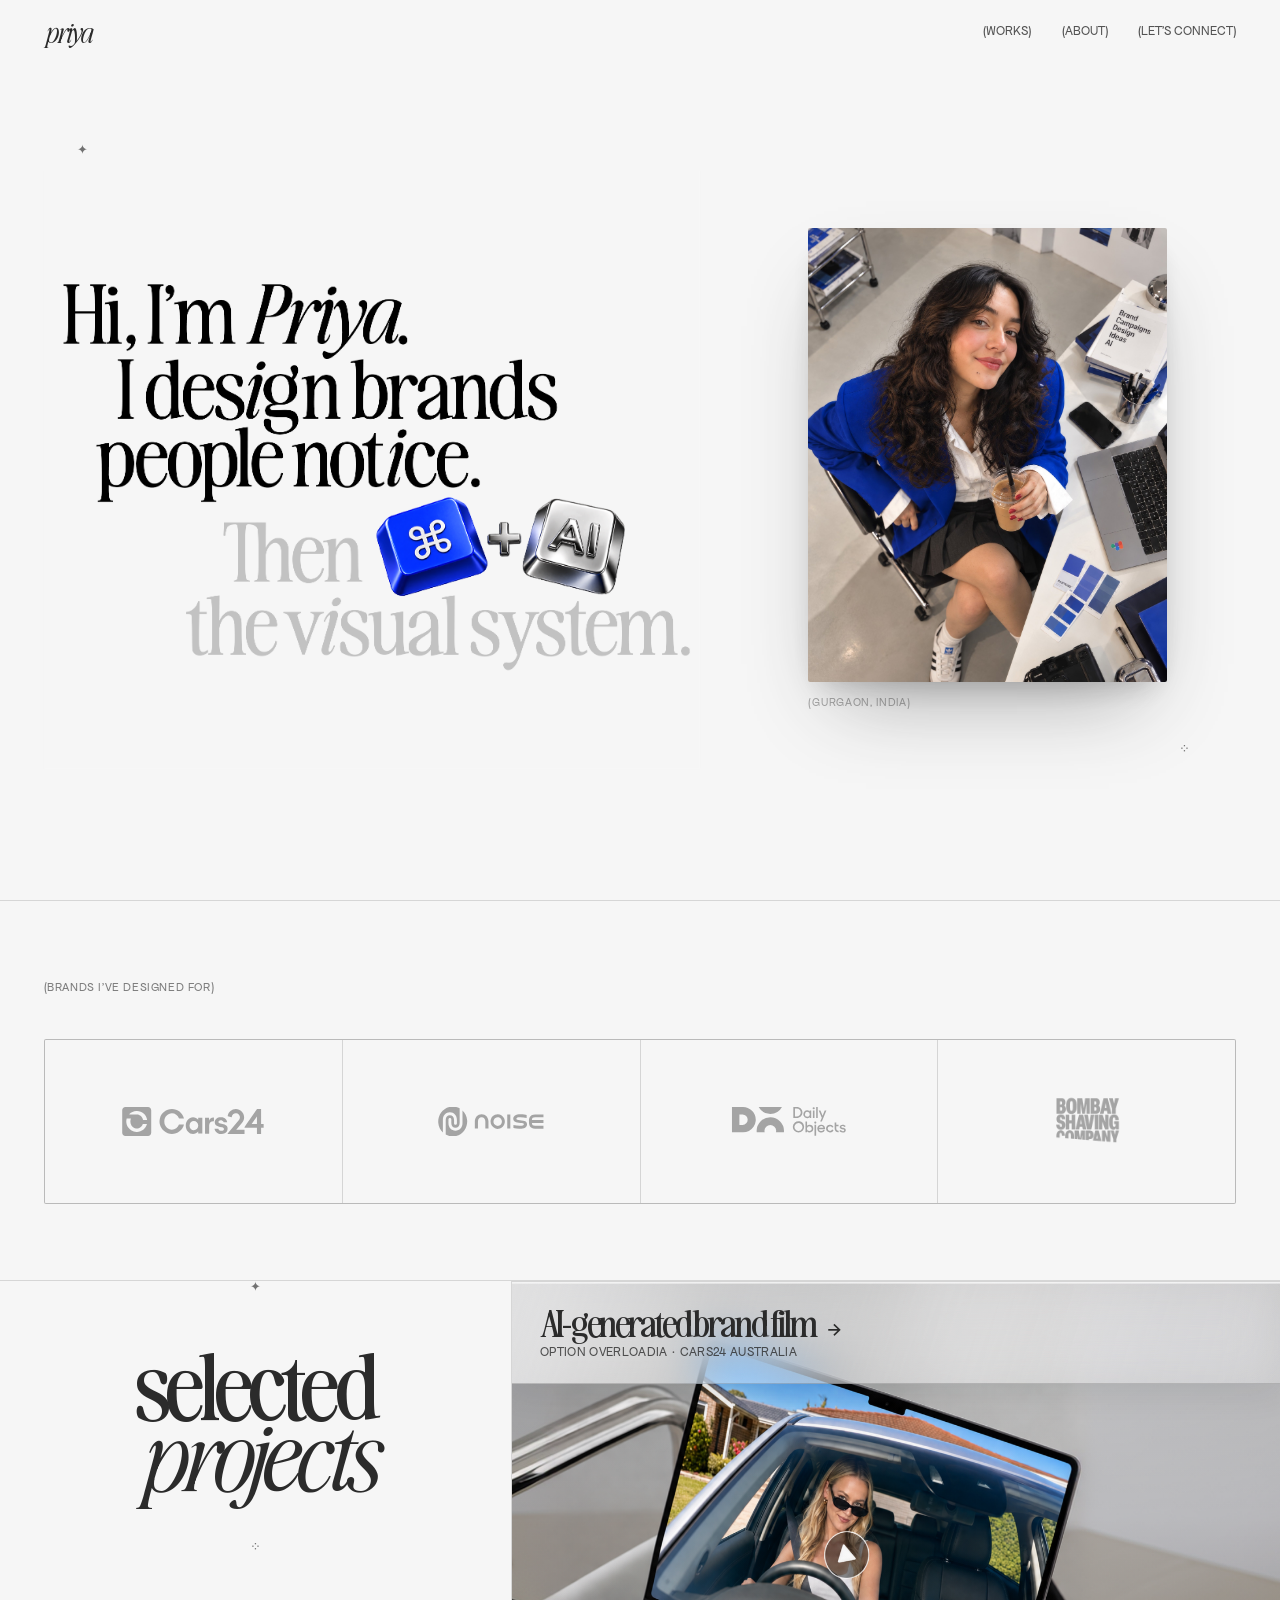
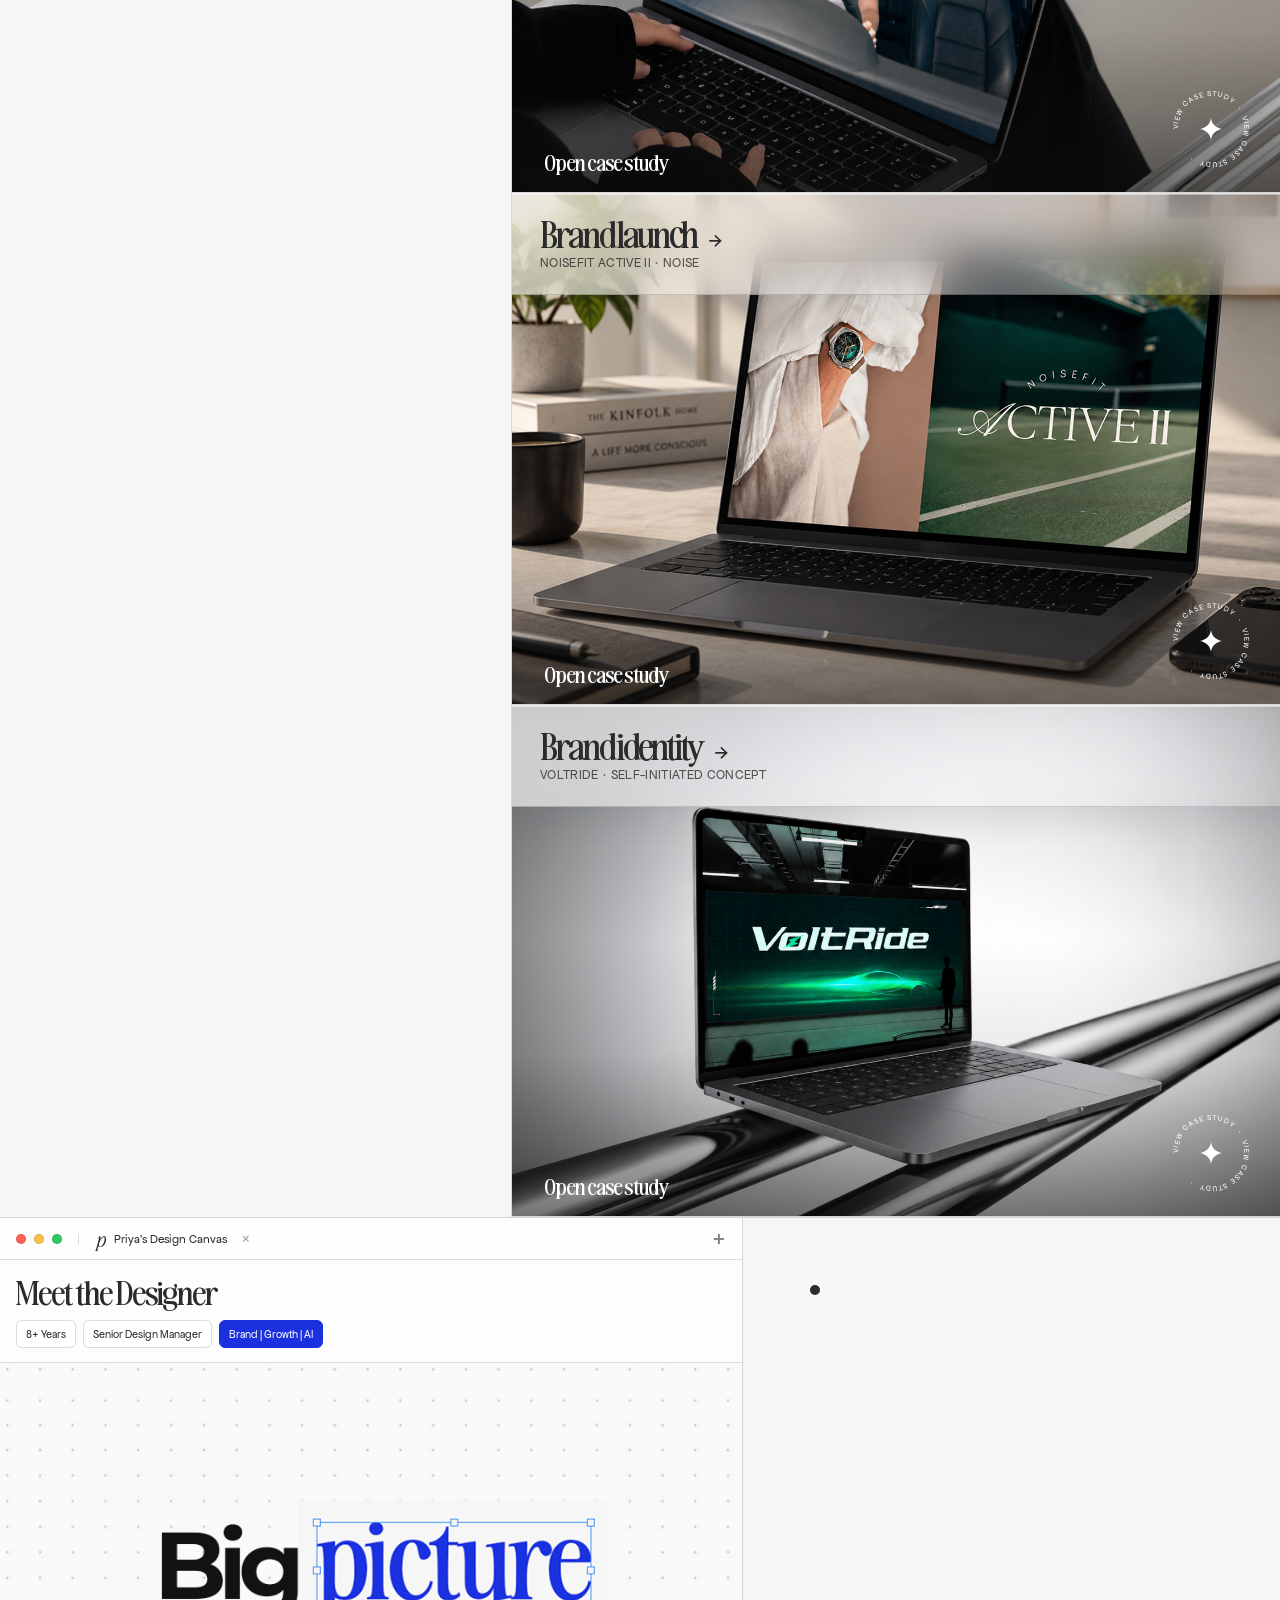
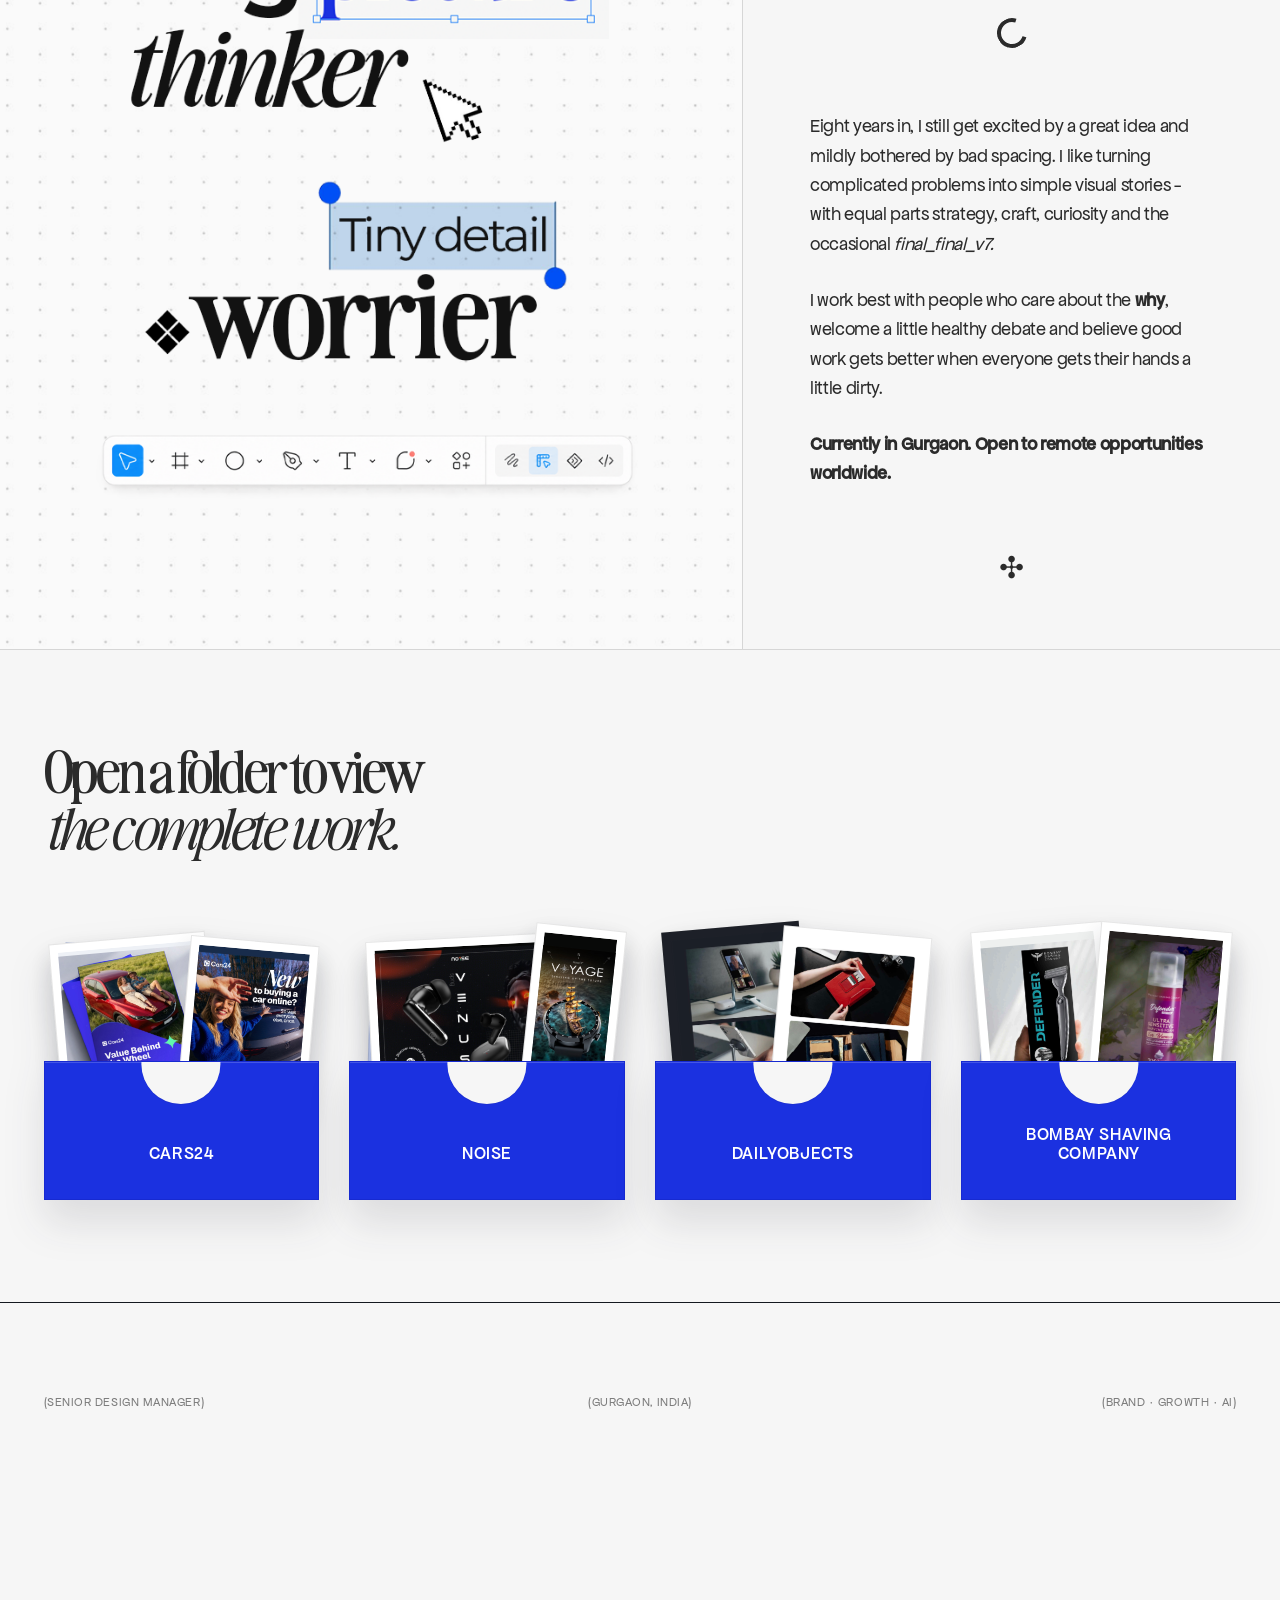
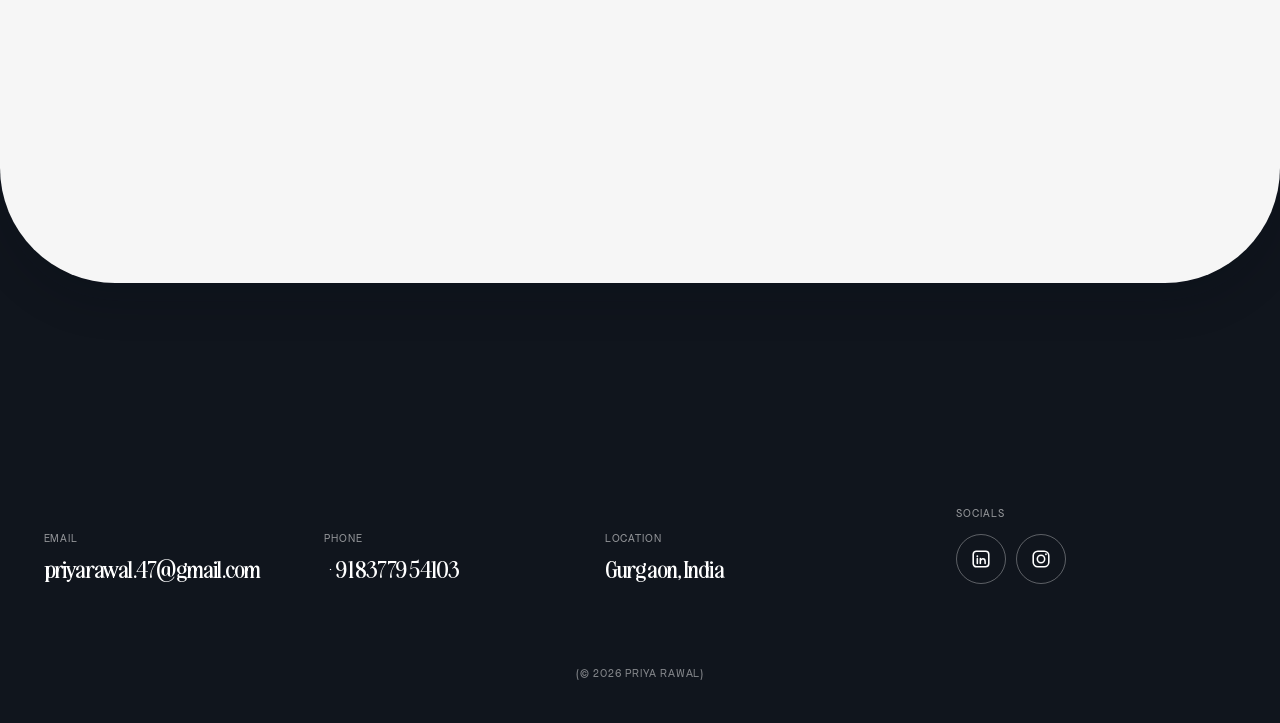
<file: index.html>
<!doctype html>
<html lang="en">
<head>
<meta charset="utf-8">
<meta name="viewport" content="width=device-width, initial-scale=1">
<meta name="robots" content="index, follow, max-image-preview:large">
<meta name="description" content="Priya Rawal, Senior Design Manager: brand and growth design for Cars24 Australia, the Option Overloadia AI film, launch identities for Noise and DailyObjects.">
<link rel="canonical" href="https://priyarawal47.github.io/">
<meta property="og:type" content="website">
<meta property="og:site_name" content="Priya Rawal">
<meta property="og:url" content="https://priyarawal47.github.io/">
<meta property="og:title" content="Priya Rawal | Design Portfolio">
<meta property="og:description" content="Brand and growth design at Cars24 Australia; wearables for Noise, accessories for DailyObjects.">
<meta property="og:image" content="https://priyarawal47.github.io/priya-assets/hero/priya-wide.jpg">
<meta property="og:image:width" content="1800">
<meta property="og:image:height" content="1013">
<meta property="og:image:alt" content="Priya Rawal — Senior Design Manager, Cars24 Australia">
<meta name="twitter:card" content="summary_large_image">
<meta name="twitter:title" content="Priya Rawal | Design Portfolio">
<title>Priya Rawal | Design Portfolio</title>
<link rel="icon" href="data:image/svg+xml,%3Csvg xmlns='http://www.w3.org/2000/svg' viewBox='0 0 32 32'%3E%3Crect width='32' height='32' fill='%23F6F6F6'/%3E%3Ctext x='16' y='24' font-size='24' text-anchor='middle' fill='%232B2B2B' font-family='Georgia,serif' font-style='italic'%3Ep%3C/text%3E%3C/svg%3E">
<style>
/* ── fonts ───────────────────────────────────────────────── */
@font-face{font-family:"Editorial";src:url("priya-assets/fonts/editorial-regular.woff2") format("woff2");font-weight:400;font-style:normal;font-display:swap}
@font-face{font-family:"Editorial";src:url("priya-assets/fonts/editorial-italic.woff2") format("woff2");font-weight:400;font-style:italic;font-display:swap}
@font-face{font-family:"Editorial";src:url("priya-assets/fonts/editorial-ultrabold.woff2") format("woff2");font-weight:800;font-style:normal;font-display:swap}
@font-face{font-family:"Apfel";src:url("priya-assets/fonts/apfel-400.woff2") format("woff2");font-weight:400;font-style:normal;font-display:swap}
@font-face{font-family:"Apfel";src:url("priya-assets/fonts/apfel-500.woff2") format("woff2");font-weight:500;font-style:normal;font-display:swap}
@font-face{font-family:"Awesome Serif";src:url("priya-assets/fonts/awesome-serif-var.ttf") format("truetype");font-weight:100 900;font-style:normal;font-display:swap}
@font-face{font-family:"Awesome Serif";src:url("priya-assets/fonts/awesome-serif-italic-var.ttf") format("truetype");font-weight:100 900;font-style:italic;font-display:swap}

:root{
  --canvas:#F6F6F6;
  --ink:#2B2B2B;
  --ink-80:rgba(43,43,43,.8);
  --ink-60:rgba(43,43,43,.6);
  --ink-40:rgba(43,43,43,.4);
  --rule:rgba(43,43,43,.16);
  --accent:#1B31E0;
  --chrome-1:#FFFFFF;--chrome-2:#DFE3E9;--chrome-3:#9AA2AD;--chrome-4:#F2F4F7;
  --serif:"Awesome Serif","Editorial",Georgia,"Times New Roman",serif;
  --sans:"Apfel",-apple-system,BlinkMacSystemFont,"Segoe UI",sans-serif;
  --pad:clamp(20px,3.4vw,72px);
}
*{box-sizing:border-box}
html{scroll-behavior:auto}
body{
  margin:0;background:var(--canvas);color:var(--ink);
  font-family:var(--sans);font-size:14px;line-height:1.5;
  -webkit-font-smoothing:antialiased;overflow-x:hidden;
}
a{color:inherit;text-decoration:none}
::selection{background:var(--accent);color:#fff}
:focus-visible{outline:2px solid var(--accent);outline-offset:4px}

.lbl{font-family:var(--sans);font-size:13px;line-height:1.5;letter-spacing:normal;text-transform:uppercase;color:var(--ink-80);margin:0}
.ser{font-family:var(--serif);font-weight:400;margin:0}
em,.it{font-style:italic}

/* soft coral bloom */
.bloom{position:absolute;border-radius:50%;pointer-events:none;
  background:radial-gradient(closest-side,var(--accent) 0%,rgba(27,49,224,.42) 38%,rgba(27,49,224,0) 72%);
  filter:blur(70px);opacity:.30;z-index:0}

/* Custom cursor: an 8px dot replaces the native arrow, blended so it inverts on any ground.
   Hover pointers only — never hide the cursor on touch or for reduced-motion users. */
@media (hover:hover) and (pointer:fine){
  html.has-dot,
  html.has-dot body,
  html.has-dot a,
  html.has-dot button,
  html.has-dot input,
  html.has-dot textarea,
  html.has-dot label,
  html.has-dot *{cursor:none}
}
.cursor-dot{position:fixed;left:0;top:0;width:8px;height:8px;margin:-4px 0 0 -4px;
  border-radius:100px;background:var(--canvas);mix-blend-mode:exclusion;
  z-index:13;pointer-events:none;opacity:0;
  transform:translate3d(-99px,-99px,0);will-change:transform;
  transition:opacity .25s ease,width .25s ease,height .25s ease,margin .25s ease}
.cursor-dot.on{opacity:1}
.cursor-dot.big{width:26px;height:26px;margin:-13px 0 0 -13px}

/* dingbats */
.ding{position:absolute;color:var(--ink);opacity:.65;pointer-events:none;user-select:none;font-size:13px;line-height:1}
/* the marks turn continuously (~7.8s) and breathe */
@keyframes dingSpin{to{rotate:360deg}}
@keyframes dingPulse{0%,100%{scale:1}50%{scale:1.42}}
#hero .ding{display:inline-block;animation:dingSpin 7.8s linear infinite,dingPulse 3.2s ease-in-out infinite}

/* ── nav ─────────────────────────────────────────────────── */
.nav{position:fixed;top:0;left:0;right:0;z-index:60;display:flex;justify-content:space-between;align-items:center;
  padding:19px clamp(20px,2.8vw,40px);mix-blend-mode:normal;transition:transform .28s cubic-bezier(.22,1,.36,1),opacity .28s}
.nav.hide{transform:translateY(-120%);opacity:0}
.nav .mark{font-family:var(--serif);font-style:italic;font-size:26px;letter-spacing:-.03em;line-height:1}
.nav .links{display:flex;gap:clamp(14px,2.4vw,34px)}
.nav .links a{font-size:13px;line-height:1.5;letter-spacing:normal;text-transform:uppercase;color:var(--ink-80);position:relative}
/* the links are only ~20px tall; stretch the tappable area to 44px on touch
   without shifting the type, which stays optically where it was. */
@media (hover:none),(pointer:coarse){
  .nav .links a{display:inline-flex;align-items:center;min-height:44px}
  .nav .links a::after{bottom:11px}
}
.nav .links a::after{content:"";position:absolute;left:0;right:0;bottom:-3px;height:1px;background:currentColor;
  transform:scaleX(0);transform-origin:right;transition:transform .28s cubic-bezier(.22,1,.36,1)}
.nav .links a:hover::after,.nav .links a:focus-visible::after{transform:scaleX(1);transform-origin:left}

/* ── hero ────────────────────────────────────────────────── */
#hero{position:relative;min-height:100svh;display:flex;flex-direction:column;justify-content:center;align-items:center;
  padding:120px var(--pad) 64px;overflow:hidden}
#hero .bloom{width:min(900px,120vw);height:min(760px,100vw);left:50%;bottom:-32%;transform:translateX(-50%)}
.hero-type{position:relative;z-index:2;margin:0;display:flex;flex-direction:column;align-items:center;
  font-family:var(--serif);font-size:clamp(34px,8.889vw,128px);line-height:1.06;letter-spacing:-.035em;color:var(--ink)}
.hero-type span{display:block;white-space:nowrap}
/* ragged composition: offsets locked to the type size */
.hero-type .l1{transform:translateX(-.93em)}
.hero-type .l2{transform:translateX(-.44em)}
.hero-type .l3{transform:translateX(.48em)}
.scrollcue{display:none}
/* Shown only where the hero is two stacked screens — it is the cue that the
   photo is the first of them. */
@media (max-width:900px){
  .desk-photo .scrollcue{display:block;position:absolute;z-index:3;left:0;right:0;
    bottom:calc(52px + env(safe-area-inset-bottom));text-align:center;
    color:rgba(255,255,255,.9);filter:drop-shadow(0 1px 4px rgba(0,0,0,.5))}
  .desk-photo .scrollcue svg{display:inline-block}
  .desk-photo .scrollcue .dot{animation:cuedrop 1.9s ease-in-out infinite}
}
@keyframes cuedrop{0%,100%{transform:translateY(0);opacity:1}50%{transform:translateY(7px);opacity:.35}}
@media (prefers-reduced-motion:reduce){.desk-photo .scrollcue .dot{animation:none}}

/* ── works ───────────────────────────────────────────────── */
#works{position:relative;display:grid;grid-template-columns:40% 60%;
  border-top:1px solid var(--rule);align-items:start}
.works-col{border-right:1px solid var(--rule);min-height:100%;padding:0 0 clamp(80px,12vw,180px)}
.works-rail{position:sticky;top:clamp(88px,20vh,250px);align-self:start;
  display:flex;flex-direction:column;align-items:center;justify-content:center;
  gap:52px;width:min(320px,80%);margin:0 auto;padding:0;text-align:center}
.works-rail h2{font-family:var(--serif);font-style:normal;font-weight:400;font-size:clamp(50px,6.944vw,100px);line-height:.80;letter-spacing:-.04em;margin:0}
.works-rail h2 em{display:block;font-style:italic}
.works-rail .lbl{font-size:13px}
.works-list{display:flex;flex-direction:column}

.row{position:relative;height:auto;min-height:0;aspect-ratio:3/2;border-bottom:1px solid var(--rule);display:block;overflow:hidden;isolation:isolate}
.row:first-child{border-top:1px solid var(--rule)}
/* The cover is the artwork, full colour, edge to edge. */
.row .shot{position:absolute;inset:0;z-index:0}
.row .shot img{width:100%;height:100%;object-fit:cover;display:block;
  transform:scale(1);transition:transform .6s cubic-bezier(.22,1,.36,1)}
.row-ai-film .shot img,.row-activeii .shot img,.row-voltride .shot img{object-position:center}
.row:hover .shot img,.row:focus-within .shot img{transform:scale(1)}
/* Keep the artwork clear. The only deeper shade sits at the foot, behind the
   explicit case-study link; the title has its own glass surface. */
.row .shot::after{content:"";position:absolute;inset:0;z-index:2;pointer-events:none;
  background:linear-gradient(180deg,rgba(16,16,16,.08) 0%,rgba(16,16,16,0) 46%,
    rgba(16,16,16,.08) 68%,rgba(16,16,16,.58) 100%)}

/* Frosted glass strip across the top of the cover. A translucent gradient,
   backdrop blur, fine rim and specular highlight keep the image visibly alive
   behind it instead of turning the panel into an opaque grey banner. */
.row .head{position:absolute;z-index:2;left:0;right:0;top:0;
  display:grid;grid-template-columns:minmax(0,1fr);align-items:start;
  column-gap:clamp(14px,1.4vw,26px);row-gap:2px;
  padding:clamp(15px,1.5vw,28px) clamp(24px,2.2vw,52px) clamp(16px,1.6vw,30px);
  overflow:hidden;
  background:linear-gradient(105deg,rgba(252,252,252,.58) 0%,rgba(244,245,247,.34) 54%,rgba(255,255,255,.24) 100%);
  -webkit-backdrop-filter:blur(24px) saturate(1.45) brightness(1.08);
  backdrop-filter:blur(24px) saturate(1.45) brightness(1.08);
  border-top:1px solid rgba(255,255,255,.72);
  border-bottom:1px solid rgba(43,43,43,.18);
  box-shadow:inset 0 1px 0 rgba(255,255,255,.42),0 10px 30px rgba(22,26,34,.08)}
.row .head::before{content:"";position:absolute;inset:0;pointer-events:none;
  background:linear-gradient(110deg,rgba(255,255,255,.24) 0%,rgba(255,255,255,0) 28%,
    rgba(255,255,255,.12) 62%,rgba(255,255,255,0) 84%)}
.row .head > *{position:relative;z-index:1}
.row .head .t{font-family:var(--serif);font-size:clamp(24px,2.778vw,40px);
  line-height:1.06;letter-spacing:-.06em;color:var(--ink)}
.row .head .t{grid-column:1}
.row .head .t{display:inline-flex;align-items:baseline;gap:.34em}
.row .head .t::after{content:"→";font-family:var(--sans);font-size:.62em;
  transform:translateX(0);transition:transform .34s cubic-bezier(.22,1,.36,1)}
.row:hover .head .t::after,.row:focus-within .head .t::after{transform:translateX(.34em)}
.row .head .m{grid-column:1;font-size:13px;line-height:1.5;letter-spacing:.025em;
  text-transform:uppercase;color:var(--ink-80)}

.row .cta{position:absolute;z-index:2;left:32px;bottom:20px;display:flex;align-items:center;gap:10px;color:#fff;
  font-family:var(--serif);font-size:clamp(17px,1.667vw,24px);line-height:1;letter-spacing:-.05em}
.row .cta svg{width:18px;height:18px;opacity:0;transform:translateX(-6px);transition:opacity .22s,transform .22s cubic-bezier(.22,1,.36,1)}
.row:hover .cta svg,.row:focus-within .cta svg{opacity:1;transform:translateX(0)}

.badge{position:absolute;z-index:2;right:24px;bottom:18px;width:90px;height:90px;display:grid;place-items:center;color:#fff}
.badge .ring{position:absolute;inset:0;animation:spin 22s linear infinite}
.badge .ring text{font-family:var(--sans);font-size:8.4px;letter-spacing:.14em;text-transform:uppercase;fill:#fff}
.badge .star{width:22px;height:22px}
@keyframes spin{to{transform:rotate(360deg)}}

/* ── about: Priya's design canvas ────────────────────────── */
#about{position:relative;min-height:max(820px,100svh);padding:clamp(72px,7vw,118px) var(--pad);
  border-top:1px solid var(--rule);overflow:hidden;background-color:var(--canvas);
  background-image:radial-gradient(circle,rgba(43,43,43,.13) 1px,transparent 1.2px);
  background-size:20px 20px}
.about-board{position:relative;isolation:isolate;max-width:1240px;min-height:clamp(720px,69vw,920px);margin:0 auto;
  overflow:hidden;border:1px solid var(--rule);background:rgba(246,246,246,.91);
  box-shadow:0 32px 80px -56px rgba(43,43,43,.42)}
.about-board::after{content:"";position:absolute;inset:0;z-index:-1;pointer-events:none;
  background:radial-gradient(circle at 72% 26%,rgba(27,49,224,.08),transparent 28%)}
.about-chrome{height:42px;display:flex;align-items:center;border-bottom:1px solid var(--rule);background:rgba(255,255,255,.76)}
.about-traffic{display:flex;gap:8px;padding:0 18px;border-right:1px solid var(--rule)}
.about-traffic i{display:block;width:10px;height:10px;border-radius:50%;background:#ff6258;border:1px solid rgba(43,43,43,.16)}
.about-traffic i:nth-child(2){background:#ffc047}.about-traffic i:nth-child(3){background:#2acb63}
.about-tab{height:100%;display:flex;align-items:center;gap:10px;padding:0 20px;font-size:12px}
.about-tab b{font-family:var(--serif);font-style:italic;font-size:19px;font-weight:400}
.about-tab .close{opacity:.42;font-size:16px;margin-left:10px}
.about-add{font-size:24px;font-weight:300;opacity:.62;margin-left:4px}
.about-toolbar{height:70px;display:flex;align-items:center;justify-content:space-between;padding:0 22px;
  border-bottom:1px solid var(--rule);background:rgba(246,246,246,.82);font-size:11px}
.about-toolbar-group{display:flex;align-items:center;gap:10px}
.about-toolbutton{display:inline-flex;align-items:center;gap:8px;min-height:32px;padding:6px 10px;border:1px solid var(--rule);
  border-radius:7px;background:rgba(255,255,255,.72);box-shadow:0 3px 12px rgba(43,43,43,.04)}
.about-toolbutton strong{font-family:var(--serif);font-style:italic;font-size:17px;font-weight:400}
.about-toolbutton.blue{background:var(--accent);color:#fff;border-color:var(--accent)}
.about-stage{position:absolute;inset:112px 0 0;overflow:hidden}
.about-display{position:absolute;inset:0;z-index:3;margin:0;color:var(--ink);pointer-events:none}
.about-display span{position:absolute;display:block;white-space:nowrap}
.about-word-brand{left:5%;top:12%;font-family:var(--serif);font-style:italic;font-size:clamp(76px,8.6vw,132px);
  line-height:.76;letter-spacing:-.055em;transform:rotate(-7deg)}
.about-word-thinking{left:13%;top:27%;font-family:var(--sans);font-size:clamp(82px,10vw,154px);font-weight:500;
  line-height:.82;letter-spacing:-.075em;transform:rotate(-5deg)}
.about-word-hands{left:6%;top:47%;font-family:var(--sans);font-size:clamp(65px,7.7vw,118px);font-weight:500;
  line-height:.86;letter-spacing:-.072em;transform:rotate(3deg)}
.about-word-craft{left:45%;top:51%;font-family:var(--serif);font-style:italic;font-size:clamp(76px,8.7vw,134px);
  line-height:.76;letter-spacing:-.06em;transform:rotate(4deg)}
.about-word-ai{left:9%;top:68%;font-family:var(--sans);font-size:clamp(58px,6.9vw,106px);font-weight:500;
  line-height:.86;letter-spacing:-.068em;transform:rotate(-4deg)}
.about-word-workflows{left:21%;top:81%;font-family:var(--sans);font-size:clamp(66px,7.8vw,120px);font-weight:500;
  line-height:.82;letter-spacing:-.072em;transform:rotate(-4deg)}
.about-ui{position:absolute;z-index:6;pointer-events:none;user-select:none;font-size:11px}
.about-comment{left:17%;top:5%;width:270px;padding:10px 13px 11px 42px;border-radius:8px;background:var(--accent);color:#fff;
  transform:rotate(-3deg);box-shadow:0 12px 28px rgba(27,49,224,.22)}
.about-comment::before{content:"PR";position:absolute;left:10px;top:10px;width:25px;height:25px;display:grid;place-items:center;
  border-radius:50%;background:var(--canvas);color:var(--ink);font-family:var(--serif);font-style:italic}
.about-comment b{display:block;font-weight:500}.about-comment span{display:block;opacity:.82;line-height:1.3}
.about-url{left:48%;top:4%;padding:7px 13px;border-radius:5px;background:var(--ink);color:#fff;transform:rotate(5deg)}
.about-ruler{left:34%;top:18%;width:300px;height:13px;border-radius:20px;background:var(--accent);transform:rotate(-30deg);
  box-shadow:0 5px 16px rgba(27,49,224,.18)}
.about-ruler::before{content:"";position:absolute;left:28%;top:4px;width:5px;height:5px;border-radius:50%;background:var(--ink);
  box-shadow:66px 0 0 var(--ink),132px 0 0 var(--ink)}
.about-ruler::after{content:"";position:absolute;right:-7px;top:-7px;width:23px;height:23px;border:5px solid var(--canvas);
  border-radius:50%;background:var(--accent);box-shadow:0 0 0 1px var(--rule)}
.about-color{right:11%;top:15%;display:flex;align-items:center;gap:8px;padding:7px 10px;border:1px solid var(--rule);
  border-radius:6px;background:rgba(255,255,255,.86);transform:rotate(5deg)}
.about-color i{width:15px;height:15px;border-radius:3px;background:var(--accent)}
.about-chip{left:31%;top:58%;padding:7px 10px;border-radius:5px;background:rgba(27,49,224,.13);color:var(--accent);
  transform:rotate(-37deg);border:1px solid rgba(27,49,224,.18)}
.about-selection{left:29%;top:57%;width:134px;height:100px;border:2px solid rgba(27,49,224,.72);transform:rotate(7deg)}
.about-selection::before,.about-selection::after{content:"";position:absolute;width:7px;height:7px;background:var(--canvas);border:1px solid var(--accent)}
.about-selection::before{left:-5px;top:-5px}.about-selection::after{right:-5px;bottom:-5px}
.about-toolpalette{left:2.5%;top:43%;display:grid;gap:2px;padding:7px;border:1px solid var(--rule);border-radius:8px;
  background:rgba(255,255,255,.86);box-shadow:0 12px 26px rgba(43,43,43,.08);transform:rotate(-5deg)}
.about-toolpalette span{width:30px;height:28px;display:grid;place-items:center;border-radius:5px;font-size:14px}
.about-toolpalette span:first-child{background:var(--accent);color:#fff}
.about-export{left:3%;bottom:4%;width:104px;padding:9px;border-radius:10px;background:var(--ink);color:#fff;
  box-shadow:0 16px 28px rgba(43,43,43,.18);transform:rotate(-4deg)}
.about-export span{display:block;padding:5px 8px;border-radius:5px}.about-export span:nth-child(2){background:var(--accent)}
.about-meta{right:4%;top:34%;display:flex;gap:7px;align-items:center;padding:7px 10px;border:1px solid var(--rule);
  border-radius:6px;background:rgba(255,255,255,.88);transform:rotate(3deg)}
.about-meta b{font-weight:500}.about-meta i{width:7px;height:7px;border-radius:50%;background:var(--accent)}
.about-bio-card{position:absolute;z-index:8;right:3.5%;top:43%;width:min(350px,29%);padding:20px 20px 18px;
  border:1px solid var(--rule);border-radius:10px;background:rgba(255,255,255,.92);
  box-shadow:0 18px 44px -22px rgba(43,43,43,.36);transform:rotate(1.2deg)}
.about-bio-card .eyebrow{margin:0 0 12px;font-size:10px;letter-spacing:.04em;text-transform:uppercase;color:var(--accent)}
.about-bio-card h3{margin:0 0 12px;font-family:var(--serif);font-size:clamp(30px,2.7vw,42px);font-weight:400;
  line-height:.9;letter-spacing:-.04em}
.about-bio-card p{margin:0;font-size:14px;line-height:1.48;color:var(--ink-80)}
.about-bio-card p+p{margin-top:10px}

/* ── testimonials ────────────────────────────────────────── */
#testimonials{border-top:1px solid var(--rule);padding:clamp(64px,8.33vw,120px) clamp(20px,2.8vw,40px) clamp(88px,13vw,190px);text-align:center}
#testimonials h2{font-family:var(--serif);font-size:clamp(44px,6.944vw,100px);line-height:.80;letter-spacing:-.04em;margin:22px 0 clamp(48px,6vw,80px)}
.cards{columns:3;column-gap:22px;max-width:1240px;margin:0 auto;text-align:left}
.card{break-inside:avoid;margin-bottom:22px;background:#fff;border-radius:14px;padding:26px 26px 22px;
  border:1px solid rgba(43,43,43,.07)}
.card p{font-size:13.5px;line-height:1.62;color:var(--ink-80);margin:0 0 14px}
.card .who{display:flex;align-items:center;gap:12px;padding-top:14px;border-top:1px solid rgba(43,43,43,.08);margin-top:4px}
.card .av{width:38px;height:38px;border-radius:50%;background:rgba(43,43,43,.09);flex:none;display:grid;place-items:center;
  font-family:var(--serif);font-size:16px;color:var(--ink-60)}
.card .nm{font-size:13.5px;font-weight:500}
.card .ro{font-size:12.5px;color:var(--ink-60)}
.card .tbd{font-size:11px;letter-spacing:.09em;text-transform:uppercase;color:var(--ink-40)}

/* ── contact / string-tie closing folder ─────────────────── */
#contact{--paper-h:max(62svh,580px);position:relative;border-top:1px solid var(--rule);
  padding:0;overflow:hidden;background:#10151D;color:#fff}
.contact-paper{position:relative;z-index:2;height:var(--paper-h);padding:clamp(66px,7vw,112px) var(--pad);
  display:grid;grid-template-rows:auto 1fr;background:var(--canvas);color:var(--ink);
  border-radius:0 0 clamp(76px,9vw,146px) clamp(76px,9vw,146px);
  box-shadow:0 18px 42px rgba(4,9,18,.2)}
.contact-topline{display:grid;grid-template-columns:repeat(3,1fr);align-items:center;
  font-size:clamp(11px,.95vw,15px);letter-spacing:.045em;text-transform:uppercase;color:var(--ink-60)}
.contact-topline span:nth-child(2){text-align:center}.contact-topline span:last-child{text-align:right}
.contact-message{align-self:center;text-align:center;transform:translateY(-2%)}
.contact-message h2{font-family:var(--serif);font-weight:400;font-style:normal;
  font-size:clamp(76px,10.4vw,160px);line-height:.78;letter-spacing:-.065em;margin:0}
.contact-message h2 em{font-style:italic}
.contact-ribbons{display:flex;flex-direction:column;align-items:center;margin-top:clamp(30px,3.5vw,52px)}
.contact-ribbons span{display:block;width:max-content;max-width:92%;padding:.12em .42em .16em;
  font-family:var(--serif);font-size:clamp(24px,3.3vw,50px);line-height:.9;letter-spacing:-.045em;color:#fff}
.contact-ribbons span:first-child{background:var(--accent);transform:rotate(-1deg)}
.contact-ribbons span:last-child{background:var(--ink);transform:translateY(-2px) rotate(.8deg)}
.folder-tie{position:absolute;z-index:5;left:50%;top:calc(var(--paper-h) - 78px);
  width:clamp(150px,14vw,220px);transform:translateX(-50%);pointer-events:none}
.folder-tie img{display:block;width:100%;height:auto;filter:drop-shadow(0 13px 14px rgba(0,0,0,.22))}
.contact-base{position:relative;z-index:1;min-height:max(38svh,440px);
  padding:clamp(190px,17vw,280px) var(--pad) clamp(28px,3.2vw,48px);
  display:grid;grid-template-columns:minmax(0,1.45fr) minmax(250px,.55fr);
  align-items:end;column-gap:clamp(48px,8vw,130px);row-gap:clamp(54px,6vw,90px)}
.contact-details{display:grid;grid-template-columns:repeat(3,minmax(0,1fr));gap:clamp(28px,4vw,68px)}
.contact-detail{min-width:0}
.contact-detail .label{display:block;margin-bottom:9px;font-size:11px;letter-spacing:.08em;
  text-transform:uppercase;color:rgba(255,255,255,.55)}
.contact-detail a,.contact-detail p{display:inline-block;margin:0;font-family:var(--serif);
  font-size:clamp(18px,1.75vw,28px);line-height:1.18;letter-spacing:-.035em;color:#fff}
.contact-detail a{position:relative}
.contact-detail a::after{content:"";position:absolute;left:0;right:0;bottom:-5px;height:1px;
  background:currentColor;transform:scaleX(0);transform-origin:right;transition:transform .28s cubic-bezier(.22,1,.36,1)}
.contact-detail a:hover::after,.contact-detail a:focus-visible::after{transform:scaleX(1);transform-origin:left}
.contact-socials{justify-self:end;min-width:min(100%,280px);color:#fff}
.contact-socials .label{display:block;margin-bottom:12px;font-size:11px;letter-spacing:.08em;
  text-transform:uppercase;color:rgba(255,255,255,.55)}
.social-list{display:flex;align-items:center;gap:10px}
.social-item{display:grid;width:50px;height:50px;place-items:center;border:1px solid rgba(255,255,255,.32);
  border-radius:50%;color:#fff;transition:color .2s ease,background .2s ease,border-color .2s ease,transform .2s ease}
.social-icon{width:22px;height:22px;flex:none}
.social-item:hover,.social-item:focus-visible{border-color:#fff;background:#fff;color:#10151D;transform:translateY(-2px)}
[hidden]{display:none!important}
.colophon{grid-column:1 / -1;text-align:center;margin:0;font-size:11.5px;letter-spacing:.07em;
  text-transform:uppercase;color:rgba(255,255,255,.48)}

/* ── hero supporting line ────────────────────────────────── */
.hero-sub{position:relative;z-index:2;margin-top:clamp(26px,3.4vw,44px);max-width:56ch;text-align:center;
  font-size:15px;line-height:1.55;color:var(--ink-80)}
.hero-sub b{color:var(--ink);font-weight:500}
.hero-eyebrow{position:relative;z-index:2;margin-bottom:clamp(22px,3vw,40px);text-align:center}

/* ── credibility strip ───────────────────────────────────── */
#creds{border-top:1px solid var(--rule);padding:clamp(30px,3.6vw,52px) var(--pad)}
#creds .lbl{text-align:center;font-size:13px;margin-bottom:clamp(18px,2.2vw,30px)}
.credrow{display:flex;flex-wrap:wrap;align-items:center;justify-content:center;
  gap:clamp(20px,4.4vw,68px)}
.credrow a{font-family:var(--serif);font-size:clamp(20px,2.5vw,34px);line-height:1;
  letter-spacing:-.035em;color:var(--ink);opacity:.62;position:relative;
  transition:opacity .22s ease}
.credrow a:hover,.credrow a:focus-visible{opacity:1;font-style:italic}
.credrow a::after{content:"";position:absolute;left:0;right:0;bottom:-6px;height:1px;background:currentColor;
  transform:scaleX(0);transform-origin:right;transition:transform .28s cubic-bezier(.22,1,.36,1)}
.credrow a:hover::after,.credrow a:focus-visible::after{transform:scaleX(1);transform-origin:left}

/* ── project category tag ────────────────────────────────── */
.row .head .cat{display:none}   /* .m already carries the discipline */
.row .head .cat i{font-style:normal;border-bottom:1px solid currentColor;padding-bottom:2px}

/* ── shared section header ───────────────────────────────── */
.sec-top{display:flex;flex-direction:column;gap:16px;margin-bottom:clamp(34px,4.4vw,62px);max-width:62ch}
.sec-top h2{font-family:var(--serif);font-size:clamp(38px,5.6vw,80px);line-height:.86;letter-spacing:-.045em;margin:0}
.sec-top p{font-size:16px;line-height:1.5;color:var(--ink-80);max-width:52ch}


/* ── scroll reveal ───────────────────────────────────────── */
.rv{opacity:0;transform:translateY(16px);transition:opacity .42s cubic-bezier(.22,1,.36,1),transform .42s cubic-bezier(.22,1,.36,1)}
.rv.in{opacity:1;transform:none}

/* ── responsive ──────────────────────────────────────────── */
@media (max-width:900px){
  #works{grid-template-columns:1fr}
  .works-col{border-right:0;border-bottom:1px solid var(--rule);padding:0}
  .works-rail{position:static;width:auto;margin:0;gap:26px;padding:clamp(48px,10vw,80px) var(--pad);align-items:flex-start;text-align:left}
  #about{min-height:0;padding:0;background-size:18px 18px}
  .about-board{width:100%;min-height:1240px;border-left:0;border-right:0}
  .about-toolbar{height:62px;padding-inline:14px}
  .about-toolbar-group:last-child .about-toolbutton:not(.blue){display:none}
  .about-stage{inset:104px 0 0}
  .about-word-brand{left:5%;top:11%;font-size:clamp(68px,20vw,108px)}
  .about-word-thinking{left:12%;top:23%;font-size:clamp(72px,20.5vw,112px)}
  .about-word-hands{left:5%;top:37%;font-size:clamp(57px,16vw,88px)}
  .about-word-craft{left:52%;top:44%;font-size:clamp(68px,19vw,104px)}
  .about-word-ai{left:7%;top:49%;font-size:clamp(53px,14.7vw,80px)}
  .about-word-workflows{left:13%;top:57%;font-size:clamp(59px,16.5vw,90px)}
  .about-comment{left:10%;top:3%;width:230px}
  .about-url,.about-color,.about-meta,.about-toolpalette,.about-export{display:none}
  .about-ruler{left:36%;top:17%;width:220px}
  .about-chip{left:9%;top:52%}
  .about-selection{left:28%;top:53%;width:104px;height:80px}
  .about-bio-card{left:18px;right:18px;top:auto;bottom:20px;width:auto;padding:19px;transform:none}
  .about-bio-card h3{font-size:36px}
  .about-bio-card p{font-size:16px;line-height:1.5}
  .cards{columns:2}
  .contact-base{grid-template-columns:1fr}
  .contact-socials{justify-self:start}
  .row{height:auto;min-height:0}
  .badge{width:74px;height:74px}
}
@media (max-width:600px){
  #contact{--paper-h:620px}
  .contact-paper{padding:72px var(--pad);border-radius:0 0 54px 54px}
  .contact-topline{font-size:9px;gap:8px}
  .contact-message h2{font-size:clamp(66px,19vw,82px)}
  .contact-ribbons span{font-size:clamp(24px,8vw,34px)}
  .folder-tie{top:calc(var(--paper-h) - 60px);width:150px}
  .contact-base{min-height:600px;padding-top:220px;row-gap:56px}
  .contact-details{grid-template-columns:1fr;gap:30px}
  .contact-detail a,.contact-detail p{font-size:22px}
  .credrow{gap:16px 26px}
  .cards{columns:1}
  .row{height:auto;min-height:0}
  .row .head{top:18px}
  .row .head .m{width:100%}
  .badge{display:none}
  .hero-type{line-height:.88}
  .hero-type .l1,.hero-type .l2,.hero-type .l3{transform:none}
  .hero-photo{display:none}
}
/* No hover on touch — show the covers by default so phones don't get empty rows */
@media (hover:none),(pointer:coarse){
  .row .shot{filter:none}
  .row .shot img{transform:none}
  .row .cta svg{opacity:1;transform:none}
}

/* 320px-class phones: the 40px floor still clips "Building AI-powered" */
@media (max-width:365px){
  .hero-type{font-size:27px;letter-spacing:-.045em}
  .hero-eyebrow,.hero-sub{font-size:13px}
}

@media (prefers-reduced-motion:reduce){
  html{scroll-behavior:auto}
  *{animation-duration:.01ms!important;transition-duration:.01ms!important}
  .rv{opacity:1;transform:none}
}

/* ── client logo grid ────────────────────────────────────────
   Every mark is driven as a CSS mask, so one mechanism recolours all four —
   grey at rest, the brand's own colour on hover — regardless of whether the
   source file is vector or raster. Colours and files are first-party: each was
   taken from that brand's own site or CDN. */
#clients{border-top:1px solid var(--rule);padding:clamp(44px,6vw,84px) var(--pad)}
.clients-lbl{font-size:12px;letter-spacing:.05em;text-transform:uppercase;color:var(--ink-60);
  margin:0 0 clamp(26px,3.4vw,44px)}
.logo-grid{display:grid;grid-template-columns:repeat(4,1fr);gap:1px;background:var(--rule);
  border:1px solid var(--rule);border-radius:2px;overflow:hidden}
.logo-cell{background:var(--canvas);display:grid;place-items:center;
  padding:clamp(26px,3.6vw,44px) clamp(12px,2vw,26px);min-height:clamp(96px,11vw,142px);
  transition:background .3s ease}
.logo-cell:hover{background:#fff}
.logo-cell .mk{display:block;width:100%;max-width:var(--w);height:var(--h);
  background-color:var(--ink-40);
  -webkit-mask:var(--src) center/contain no-repeat;mask:var(--src) center/contain no-repeat;
  transition:background-color .32s ease}
.logo-cell:hover .mk{background-color:var(--brand)}
/* the four marks have very different proportions (4.9:1 down to 1.4:1), so each
   gets its own optical height rather than one shared value */
.logo-cell.c-cars24      {--src:url("priya-assets/logos/cars24.svg");      --brand:#4736FE;--h:clamp(20px,2.3vw,30px);--w:170px}
.logo-cell.c-noise       {--src:url("priya-assets/logos/noise.svg");       --brand:#000000;--h:clamp(19px,2.2vw,29px);--w:132px}
.logo-cell.c-dailyobjects{--src:url("priya-assets/logos/dailyobjects.svg");--brand:#20A87E;--h:clamp(20px,2.3vw,30px);--w:172px}
.logo-cell.c-bombay      {--src:url("priya-assets/logos/bombay.png");      --brand:#040707;--h:clamp(50px,5.8vw,76px);--w:112px}
@media (max-width:700px){ .logo-grid{grid-template-columns:repeat(2,1fr)} }
@media (hover:none),(pointer:coarse){ .logo-cell .mk{background-color:var(--brand)} }

/* ── the folder shelf, now its own section ───────────────── */
#shelf{border-top:1px solid var(--rule);padding:clamp(48px,7vw,96px) var(--pad) clamp(56px,8vw,110px)}
/* no max-width: the <br> in the markup sets the two lines, and a ch-based cap
   was squeezing a two-line heading into six. */
.shelf-head{margin:0 0 clamp(34px,4.4vw,60px)}
.shelf-head h2{font-family:var(--serif);font-weight:400;margin:0;
  font-size:clamp(30px,4.4vw,62px);line-height:1.02;letter-spacing:-.045em}
.shelf-head h2 em{font-style:italic}
/* the folders are the main navigation now, so let them use the full measure
   rather than the 1000px cap they inherited from sitting inside the hero */
#shelf .folders{max-width:none;margin-top:0}

/* ── desk hero: photo, copy, and openable company folders ──── */
#desk{position:relative;min-height:100svh;display:grid;align-items:center;background:var(--canvas);
  grid-template-columns:minmax(0,1.32fr) minmax(0,1fr);
  gap:clamp(24px,3.4vw,64px);padding:clamp(84px,9.5vh,120px) var(--pad) clamp(40px,6vh,72px);overflow:hidden}
.desk-copy{position:relative;z-index:3;width:100%;justify-self:center}
/* Priya supplied this complete composition as one finished image unit. Keep the
   artwork intact: no re-typesetting, line reconstruction, cropping or alignment
   overrides are applied in the browser. */
.intro-unit{display:block;width:100%;height:auto;margin-inline:auto;object-fit:contain;object-position:center}
.visually-hidden{position:absolute!important;width:1px!important;height:1px!important;
  padding:0!important;margin:-1px!important;overflow:hidden!important;clip:rect(0,0,0,0)!important;
  white-space:nowrap!important;border:0!important}

.desk-photo{position:relative;z-index:2;justify-self:center;width:min(100%,clamp(300px,31vw,500px))}
.desk-photo img{width:100%;height:auto;display:block;border-radius:2px;
  box-shadow:0 40px 80px -30px rgba(43,43,43,.42),0 14px 28px -14px rgba(43,43,43,.26)}
.desk-photo .cap{margin-top:12px;font-size:11.5px;letter-spacing:.06em;text-transform:uppercase;color:var(--ink-40)}

/* folders — an open paper pocket based on the supplied reference. The sheets
   stay visible at rest, so the object reads as a folder before any interaction. */
.folders{grid-column:1 / -1;position:relative;z-index:3;display:grid;
  grid-template-columns:repeat(4,minmax(0,1fr));column-gap:clamp(18px,2.4vw,38px);
  row-gap:clamp(42px,5vw,76px);margin-top:clamp(22px,2.8vw,40px)}
.folder{position:relative;display:block;text-align:left}
.folder:hover,.folder:focus-within,.folder.peeking{z-index:2}
.folder .fbox{position:relative;display:block;width:100%;aspect-ratio:1 / 1.05;
  filter:drop-shadow(0 22px 20px rgba(29,34,48,.12));
  transition:transform .45s cubic-bezier(.22,1,.36,1)}
.folder .back{position:absolute;left:7%;right:7%;bottom:34%;height:54%;
  background:#BBC7EA;border:1px solid rgba(43,43,43,.12);
  transform:rotate(1.8deg);box-shadow:0 7px 16px rgba(30,36,54,.08)}
.folder .peek{position:absolute;inset:0;z-index:2}
.folder .peek i{position:absolute;display:block;overflow:hidden;
  transform-origin:50% 100%;transition:transform .48s cubic-bezier(.22,1,.36,1)}
.folder .peek i img{width:100%;height:100%;display:block;object-fit:cover}
/* a pale back sheet, a clean white document, and one taped-in image card */
.folder .peek i:nth-child(1){left:11%;bottom:35%;width:77%;height:46%;
  background:#C5CFEC;border:1px solid rgba(43,43,43,.1);transform:rotate(2.3deg)}
.folder .peek i:nth-child(1) img{opacity:.18;filter:grayscale(1) contrast(.8)}
.folder .peek i:nth-child(2){left:8%;bottom:32%;width:78%;height:48%;
  padding:10% 9% 12%;background:#F6F6F4;border:1px solid rgba(43,43,43,.13);
  transform:rotate(-1.6deg);box-shadow:0 9px 20px rgba(33,38,50,.1)}
.folder .peek i:nth-child(2)::before,.folder .peek i:nth-child(2)::after{content:"";
  position:absolute;left:9%;right:9%;height:1px;background:rgba(43,43,43,.22);z-index:2}
.folder .peek i:nth-child(2)::before{top:22%}.folder .peek i:nth-child(2)::after{top:31%;right:38%}
.folder .peek i:nth-child(2) img{opacity:.42;filter:grayscale(.7);mix-blend-mode:multiply}
.folder .peek i:nth-child(3){right:5%;bottom:31%;width:47%;height:45%;padding:5%;
  background:#fff;border:1px solid rgba(43,43,43,.12);transform:rotate(7deg);
  box-shadow:0 12px 24px rgba(27,31,42,.16)}
.folder .peek i:nth-child(3) img{object-position:center}
/* solid front pocket with the reference's centred semicircular thumb notch */
.folder .front{position:absolute;z-index:3;left:0;right:0;bottom:0;height:48%;
  display:flex;align-items:flex-end;justify-content:center;padding:0 10% 13%;
  overflow:hidden;background:var(--accent);color:#fff;border:1px solid rgba(15,30,180,.34);
  box-shadow:inset 0 1px 0 rgba(255,255,255,.18)}
.folder .front::before{content:"";position:absolute;z-index:1;left:50%;top:-1px;
  width:29%;height:31%;transform:translateX(-50%);border-radius:0 0 999px 999px;
  background:var(--canvas);box-shadow:0 1px 0 rgba(43,43,43,.08)}
.folder .nm{position:relative;z-index:2;font-family:var(--sans);font-weight:500;
  font-size:clamp(16px,1.35vw,22px);line-height:1.08;letter-spacing:.035em;
  text-align:center;text-transform:uppercase;text-wrap:balance}
/* Desktop hover and the touch-driven .peeking class lift the contents without
   turning the clean pocket into a mechanical flip animation. */
.folder:hover .fbox,.folder:focus-visible .fbox,.folder.peeking .fbox{transform:translateY(-7px)}
.folder:hover .peek i:nth-child(1),.folder:focus-visible .peek i:nth-child(1),.folder.peeking .peek i:nth-child(1){transform:translateY(-7%) rotate(3.5deg)}
.folder:hover .peek i:nth-child(2),.folder:focus-visible .peek i:nth-child(2),.folder.peeking .peek i:nth-child(2){transform:translateY(-10%) rotate(-2.5deg)}
.folder:hover .peek i:nth-child(3),.folder:focus-visible .peek i:nth-child(3),.folder.peeking .peek i:nth-child(3){transform:translateY(-9%) rotate(8.5deg)}
/* Noise uses the two owner-supplied launch artworks as the actual sheets: the
   Buds composition stays broad, while Voyage keeps its original poster ratio. */
.folder.folder-noise .peek i:nth-child(1){left:9%;bottom:31%;width:68%;height:60%;
  padding:3%;background:#fff;border:1px solid rgba(43,43,43,.12);
  transform:rotate(-3deg);box-shadow:0 12px 24px rgba(27,31,42,.16)}
.folder.folder-noise .peek i:nth-child(1) img{opacity:1;filter:none;object-fit:contain;background:#080908}
.folder.folder-noise .peek i:nth-child(2){left:auto;right:6%;bottom:31%;width:33%;height:64%;
  padding:3%;background:#fff;border:1px solid rgba(43,43,43,.12);
  transform:rotate(6deg);box-shadow:0 12px 24px rgba(27,31,42,.18)}
.folder.folder-noise .peek i:nth-child(2)::before,.folder.folder-noise .peek i:nth-child(2)::after{content:none}
.folder.folder-noise .peek i:nth-child(2) img{opacity:1;filter:none;mix-blend-mode:normal;object-fit:contain;background:#080908}
.folder.folder-noise:hover .peek i:nth-child(1),.folder.folder-noise:focus-visible .peek i:nth-child(1),.folder.folder-noise.peeking .peek i:nth-child(1){transform:translateY(-8%) rotate(-4deg)}
.folder.folder-noise:hover .peek i:nth-child(2),.folder.folder-noise:focus-visible .peek i:nth-child(2),.folder.folder-noise.peeking .peek i:nth-child(2){transform:translateY(-10%) rotate(7.5deg)}
/* DailyObjects also uses two owner-supplied pieces. Their near-poster ratios
   sit side by side, with enough overlap to feel collected but neither hidden. */
.folder.folder-dailyobjects .peek i:nth-child(1){left:8%;bottom:31%;width:50%;height:64%;
  padding:3%;background:#1D2028;border:1px solid rgba(43,43,43,.12);
  transform:rotate(-5deg);box-shadow:0 12px 24px rgba(27,31,42,.16)}
.folder.folder-dailyobjects .peek i:nth-child(1) img{opacity:1;filter:none;object-fit:contain;background:#1D2028}
.folder.folder-dailyobjects .peek i:nth-child(2){left:auto;right:5%;bottom:31%;width:54%;height:62%;
  padding:3%;background:#fff;border:1px solid rgba(43,43,43,.12);
  transform:rotate(5deg);box-shadow:0 12px 24px rgba(27,31,42,.18)}
.folder.folder-dailyobjects .peek i:nth-child(2)::before,.folder.folder-dailyobjects .peek i:nth-child(2)::after{content:none}
.folder.folder-dailyobjects .peek i:nth-child(2) img{opacity:1;filter:none;mix-blend-mode:normal;object-fit:contain;background:#fff}
.folder.folder-dailyobjects:hover .peek i:nth-child(1),.folder.folder-dailyobjects:focus-visible .peek i:nth-child(1),.folder.folder-dailyobjects.peeking .peek i:nth-child(1){transform:translateY(-8%) rotate(-6deg)}
.folder.folder-dailyobjects:hover .peek i:nth-child(2),.folder.folder-dailyobjects:focus-visible .peek i:nth-child(2),.folder.folder-dailyobjects.peeking .peek i:nth-child(2){transform:translateY(-10%) rotate(6.5deg)}
/* Bombay Shaving Company uses the two supplied product portraits. Their near-
   identical ratios form a balanced pair without cropping either pack shot. */
.folder.folder-bombay .peek i:nth-child(1){left:9%;bottom:31%;width:48%;height:64%;
  padding:3%;background:#fff;border:1px solid rgba(43,43,43,.12);
  transform:rotate(-5deg);box-shadow:0 12px 24px rgba(27,31,42,.16)}
.folder.folder-bombay .peek i:nth-child(1) img{opacity:1;filter:none;object-fit:contain;background:#eef0ef}
.folder.folder-bombay .peek i:nth-child(2){left:auto;right:7%;bottom:31%;width:48%;height:64%;
  padding:3%;background:#fff;border:1px solid rgba(43,43,43,.12);
  transform:rotate(5deg);box-shadow:0 12px 24px rgba(27,31,42,.18)}
.folder.folder-bombay .peek i:nth-child(2)::before,.folder.folder-bombay .peek i:nth-child(2)::after{content:none}
.folder.folder-bombay .peek i:nth-child(2) img{opacity:1;filter:none;mix-blend-mode:normal;object-fit:contain;background:#25201f}
.folder.folder-bombay:hover .peek i:nth-child(1),.folder.folder-bombay:focus-visible .peek i:nth-child(1),.folder.folder-bombay.peeking .peek i:nth-child(1){transform:translateY(-8%) rotate(-6deg)}
.folder.folder-bombay:hover .peek i:nth-child(2),.folder.folder-bombay:focus-visible .peek i:nth-child(2),.folder.folder-bombay.peeking .peek i:nth-child(2){transform:translateY(-10%) rotate(6.5deg)}
/* Cars24 pairs the supplied market-report cover with the taller return-policy
   creative. Their individual ratios are retained so all campaign copy survives. */
.folder.folder-cars24 .peek i:nth-child(1){left:7%;bottom:31%;width:57%;height:60%;
  padding:3%;background:#fff;border:1px solid rgba(43,43,43,.12);
  transform:rotate(-5deg);box-shadow:0 12px 24px rgba(27,31,42,.16)}
.folder.folder-cars24 .peek i:nth-child(1) img{opacity:1;filter:none;object-fit:contain;background:#eef1f6}
.folder.folder-cars24 .peek i:nth-child(2){left:auto;right:5%;bottom:31%;width:47%;height:59%;
  padding:3%;background:#fff;border:1px solid rgba(43,43,43,.12);
  transform:rotate(5deg);box-shadow:0 12px 24px rgba(27,31,42,.18)}
.folder.folder-cars24 .peek i:nth-child(2)::before,.folder.folder-cars24 .peek i:nth-child(2)::after{content:none}
.folder.folder-cars24 .peek i:nth-child(2) img{opacity:1;filter:none;mix-blend-mode:normal;object-fit:contain;background:#182c4b}
.folder.folder-cars24:hover .peek i:nth-child(1),.folder.folder-cars24:focus-visible .peek i:nth-child(1),.folder.folder-cars24.peeking .peek i:nth-child(1){transform:translateY(-8%) rotate(-6deg)}
.folder.folder-cars24:hover .peek i:nth-child(2),.folder.folder-cars24:focus-visible .peek i:nth-child(2),.folder.folder-cars24.peeking .peek i:nth-child(2){transform:translateY(-10%) rotate(6.5deg)}

@media (max-width:900px){
  /* On a phone the hero is two full screens, not one split one: the photo runs
     edge to edge as the first thing you see, and the introduction is its own
     screen underneath it. */
  #desk{display:flex;flex-direction:column;min-height:0;padding:0;gap:0;overflow:visible}
  #desk > .ding{display:none}

  .desk-photo{order:-1;width:100%;max-width:none;margin:0;justify-self:stretch;
    height:100svh;min-height:520px;position:relative;overflow:hidden}
  .desk-photo img{width:100%;height:100%;object-fit:cover;object-position:56% 42%;
    border-radius:0;box-shadow:none}
  /* the caption moves onto the image now that the image is the whole screen */
  .desk-photo .cap{position:absolute;left:var(--pad);bottom:calc(20px + env(safe-area-inset-bottom));
    margin:0;color:rgba(255,255,255,.92);text-shadow:0 1px 6px rgba(0,0,0,.45);z-index:2}
  .desk-photo::after{content:"";position:absolute;inset:auto 0 0 0;height:34%;pointer-events:none;
    background:linear-gradient(to top,rgba(16,16,16,.5),transparent)}

  .desk-copy{min-height:100svh;display:flex;flex-direction:column;justify-content:center;
    align-items:center;padding:clamp(72px,13vh,112px) 0 clamp(52px,9vh,88px)}
  .intro-unit{width:100%;max-width:760px}

  .folders{grid-template-columns:repeat(2,1fr)}
  .row-ai-film .shot img,.row-activeii .shot img,.row-voltride .shot img{object-position:center}
}
@media (max-width:600px){
  #shelf{padding-inline:clamp(24px,8vw,34px)}
  .folders{grid-template-columns:1fr;row-gap:34px}
  .folder .fbox{aspect-ratio:1.08 / 1;max-height:360px}
  .folder .nm{font-size:clamp(17px,5vw,21px)}
}

/* Short laptop screens. This used to squeeze the folders into the first view;
   they now live in their own section, so the hero only has to fit the headline,
   one paragraph and a small photo — and the type can stay large. */
@media (min-width:901px) and (max-height:960px){
  #desk{padding-top:clamp(76px,8vh,100px);padding-bottom:clamp(30px,4vh,48px);gap:clamp(22px,3vw,48px)}
  .desk-photo{width:min(100%,clamp(280px,28vw,440px))}
}
@media (min-width:901px) and (max-height:820px){
  .desk-photo{width:min(100%,clamp(250px,24vw,380px))}
}

/* ══════════════════════════════════════════════════════════════
   LARGE-SCREEN SPEC
   Every fluid value above was drawn at 1440 and stopped growing there,
   so on a 4K display this was a 1440 design stretched across 3840px:
   type left at its old size, boxes blown up to 2.5x their intended
   shape. The worst of it was the case-study covers — a fixed 400px
   height against a fluid width turned them into letterbox slivers
   showing 37% of each photograph.

   The fix is a 2240px shell (the artwork tops out at 1728x800, so
   there is nothing to scale up to) plus a type ramp that resumes
   above 1441px. Nothing below 1441px changes.
   ══════════════════════════════════════════════════════════════ */
:root{
  --shell:2240px;
  --gut:max(var(--pad),calc((100% - var(--shell))/2));
  --bgut:max(0px,calc((100% - var(--shell))/2));
}
@media (min-width:1441px){
  :root{
    --fs-micro:clamp(11.5px,calc(.1458vw + 9.4px),15px);
    --fs-label:clamp(13px,calc(.1667vw + 10.6px),17px);
    --fs-body:clamp(15px,calc(.1667vw + 12.6px),19px);
    --fs-lead:clamp(15px,calc(.375vw + 9.6px),24px);
    --fs-title:clamp(27px,calc(.5417vw + 19.2px),40px);
    --fs-cta:clamp(24px,calc(.6667vw + 14.4px),40px);
    --fs-rowtitle:clamp(40px,calc(1vw + 25.6px),64px);
    --fs-shelfh2:clamp(62px,calc(1.4167vw + 41.6px),96px);
    --fs-display:clamp(106px,calc(2.5833vw + 68.8px),168px);
    --fs-h1:clamp(92px,calc(2.4927vw + 56.3px),152px);
    --fs-mark:clamp(26px,calc(.3333vw + 21.2px),34px);
  }
  body{font-size:var(--fs-body)}
  .nav .mark{font-size:var(--fs-mark)}
  .nav .links a,.clients-lbl,.works-rail .lbl,
  .row .head .m,.row .head .cat{font-size:var(--fs-label)}
  .desk-photo .cap,.colophon{font-size:var(--fs-micro)}
  .works-rail h2{font-size:var(--fs-display)}
  .shelf-head h2{font-size:var(--fs-shelfh2)}
  .row .head .t{font-size:var(--fs-rowtitle)}
  .row .cta{font-size:var(--fs-cta)}
  #shelf .folder .nm{font-size:var(--fs-title)}
}
/* ── SHELL ─────────────────────────────────────────────────── */
@media (min-width:901px){
  .nav{padding-inline:max(var(--pad),calc((100% - var(--shell))/2))}
  #desk,#clients,#shelf{padding-inline:var(--gut)}
  #works,#about{padding-inline:var(--bgut)}
  .colophon{padding-inline:var(--gut)}
}

/* ── HERO ──────────────────────────────────────────────────── */
@media (min-width:1601px){
  #desk{min-height:min(100svh,1400px);
        grid-template-columns:minmax(0,1fr) clamp(286px,calc(52vw - 300px),980px);
        gap:clamp(43px,calc(3.08vw - 6.3px),112px)}
  .desk-photo{width:100%}
  .desk-photo img{box-shadow:0 clamp(40px,2.6vw,100px) clamp(80px,5.2vw,200px) calc(-1 * clamp(30px,2vw,75px)) rgba(43,43,43,.42),
                             0 clamp(14px,.9vw,35px) clamp(28px,1.8vw,70px) calc(-1 * clamp(14px,.9vw,35px)) rgba(43,43,43,.26)}
}

/* ── WORKS ─────────────────────────────────────────────────── */
@media (min-width:901px){
  .row{height:auto;min-height:0}
  .works-col{padding-bottom:0}
}
@media (min-width:1441px){
  .works-rail{width:min(clamp(320px,calc(12.5vw + 80px),560px),80%);gap:clamp(52px,calc(1.4583vw + 24px),80px)}
  .row .head{padding-inline:clamp(32px,calc(1.25vw + 8px),64px);
             column-gap:clamp(20px,calc(.73vw + 6px),34px)}
  .row .cta{left:clamp(32px,calc(1.25vw + 8px),56px);bottom:clamp(20px,calc(1.04vw),40px)}
  .row .cta svg{width:clamp(18px,calc(.42vw + 10px),26px);height:clamp(18px,calc(.42vw + 10px),26px)}
  .badge{width:clamp(90px,calc(3.125vw + 30px),150px);height:clamp(90px,calc(3.125vw + 30px),150px);
         right:clamp(24px,calc(1.04vw + 4px),44px);bottom:clamp(18px,calc(.83vw + 2px),34px)}
  .badge .star{width:clamp(22px,calc(.52vw + 14px),34px);height:clamp(22px,calc(.52vw + 14px),34px)}
}

/* ── SHELF ─────────────────────────────────────────────────── */
@media (min-width:1441px){
  #shelf .folders{column-gap:clamp(30px,calc(1vw + 15.6px),54px);
                  row-gap:clamp(58px,calc(1.75vw + 32.8px),100px)}
  .shelf-head{margin-bottom:clamp(60px,calc(3.2vw + 21px),130px)}
}

/* ── CLIENTS ───────────────────────────────────────────────── */
@media (min-width:1441px){
  #clients{padding-block:clamp(84px,calc(2.42vw + 49.2px),142px)}
  .clients-lbl{margin-bottom:clamp(44px,calc(1.17vw + 27.2px),72px)}
  .logo-cell{min-height:clamp(142px,11.5vw,240px)}
  .logo-cell.c-cars24      {--h:clamp(30px,calc(.833vw + 18px),50px);--w:clamp(170px,calc(5.42vw + 92px),300px)}
  .logo-cell.c-noise       {--h:clamp(29px,calc(.833vw + 17px),49px);--w:clamp(132px,calc(4.21vw + 71.4px),233px)}
  .logo-cell.c-dailyobjects{--h:clamp(30px,calc(.833vw + 18px),50px);--w:clamp(172px,calc(5.46vw + 93.4px),303px)}
  .logo-cell.c-bombay      {--h:clamp(76px,calc(1vw + 61.6px),100px);--w:clamp(112px,calc(1.58vw + 89.2px),150px)}
}

/* ── ABOUT / CONTACT ───────────────────────────────────────── */
@media (min-width:1441px){
  #shelf{padding-block:clamp(96px,calc(2.92vw + 54px),166px) clamp(110px,calc(3.33vw + 62px),190px)}
}

/* ── SCRIM (all widths) ────────────────────────────────────── */
.row .shot::after{background:linear-gradient(180deg,
  rgba(16,16,16,.08) 0%,rgba(16,16,16,0) 46%,rgba(16,16,16,.08) 68%,rgba(16,16,16,.58) 100%)}


.row .shot img{transform:scale(1)}
.row:hover .shot img,.row:focus-within .shot img{transform:scale(1)}

/* ── affordances, focus and small fixes ────────────────────── */
@media (min-width:1441px){
  /* cursor:none deletes the browser's strongest affordance; give it back to
     anything clickable, and make the dot a ring so it stops masking the logo
     it is meant to be highlighting */
  html.has-dot a,html.has-dot button,html.has-dot [role="button"]{cursor:pointer}
  .cursor-dot.big{background:transparent;border:1.5px solid var(--canvas)}
  :focus-visible{outline-width:3px;outline-offset:6px}
}
@media (prefers-contrast:more){html.has-dot,html.has-dot *{cursor:auto!important}.cursor-dot{display:none}}

@media (max-width:900px){.shelf-head{margin-bottom:clamp(44px,9vw,64px)}}
/* the links get a 44px tap target on touch; the wordmark was missed */
@media (hover:none),(pointer:coarse){.nav .mark{display:inline-flex;align-items:center;min-height:44px}}

/* ── meet the designer: supplied canvas + simple bio split ─ */
#about{min-height:0;padding:0;border-top:1px solid var(--rule);overflow:hidden;
  background:var(--canvas)}
.designer-split{display:grid;grid-template-columns:minmax(0,1.16fr) minmax(360px,.84fr);
  width:100%;min-height:clamp(780px,67vw,1120px);overflow:hidden;background:var(--canvas)}
.designer-left{display:block;min-width:0;background:var(--canvas)}
.designer-window{display:grid;grid-template-rows:auto auto minmax(0,1fr);width:100%;height:100%;
  overflow:hidden;border:0;border-radius:0;background:var(--canvas);box-shadow:none}
.designer-chrome{height:42px;display:flex;align-items:center;border-bottom:1px solid var(--rule);
  background:rgba(255,255,255,.9)}
.designer-traffic{display:flex;gap:8px;padding:0 16px;border-right:1px solid var(--rule)}
.designer-traffic i{display:block;width:10px;height:10px;border-radius:50%;border:1px solid rgba(43,43,43,.15)}
.designer-traffic i:nth-child(1){background:#ff6258}
.designer-traffic i:nth-child(2){background:#ffc047}
.designer-traffic i:nth-child(3){background:#2acb63}
.designer-tab{height:100%;display:flex;align-items:center;gap:9px;min-width:0;padding:0 16px;
  font-size:12px;white-space:nowrap}
.designer-tab b{font-family:var(--serif);font-size:19px;font-style:italic;font-weight:400}
.designer-close{margin-left:5px;font-size:16px;color:var(--ink-40)}
.designer-add{margin-left:auto;padding:0 16px;font-size:23px;font-weight:300;color:var(--ink-60)}
.designer-meta{padding:15px 16px 14px;border-bottom:1px solid var(--rule);background:rgba(255,255,255,.76)}
.designer-meta h2{margin:0;font-family:var(--serif);font-size:clamp(28px,2.5vw,38px);
  font-weight:400;line-height:1;letter-spacing:-.035em}
.designer-facts{display:flex;flex-wrap:wrap;gap:7px;margin:13px 0 0;padding:0;list-style:none}
.designer-facts li{display:inline-flex;align-items:center;min-height:28px;padding:5px 9px;
  border:1px solid var(--rule);border-radius:6px;background:rgba(255,255,255,.86);
  font-size:11px;line-height:1.2;white-space:nowrap}
.designer-facts li:last-child{border-color:var(--accent);background:var(--accent);color:#fff}
.designer-art{display:grid;min-height:0;place-items:center;overflow:hidden;background:var(--canvas)}
.designer-art img{display:block;width:100%;height:100%;object-fit:contain;background:var(--canvas)}
.designer-copy{display:grid;grid-template-rows:auto minmax(80px,1fr) auto auto;min-width:0;
  padding:clamp(42px,5.2vw,84px);border-left:1px solid var(--rule);background:var(--canvas)}
.designer-copy-dot{display:block;width:10px;height:10px;border-radius:50%;background:var(--ink)}
.designer-copy-orbit{align-self:end;justify-self:center;width:30px;height:30px;margin-bottom:clamp(38px,5vw,74px);
  border:4px solid var(--ink);border-right-color:transparent;border-radius:50%;transform:rotate(-28deg)}
.designer-copy-text{max-width:35ch;margin:0;color:var(--ink);font-size:clamp(17px,1.45vw,23px);
  line-height:1.58;letter-spacing:-.018em}
.designer-copy-text p{margin:0}
.designer-copy-text p+p{margin-top:1.45em}
.designer-copy-mark{justify-self:center;margin-top:clamp(42px,5vw,76px);font-size:30px;line-height:1}

@media (max-width:900px){
  .designer-split{grid-template-columns:1fr;width:100%;min-height:0}
  .designer-left{padding:0}
  .designer-window{width:100%;height:auto}
  .designer-art img{height:auto}
  .designer-copy{min-height:clamp(620px,145vw,840px);padding:clamp(42px,9vw,72px) var(--pad);
    border-left:0;border-top:1px solid var(--rule)}
  .designer-copy-text{font-size:clamp(17px,4.5vw,22px)}
}
@media (max-width:600px){
  .designer-left{padding:0}
  .designer-chrome{height:39px}
  .designer-traffic{gap:6px;padding-inline:11px}
  .designer-traffic i{width:8px;height:8px}
  .designer-tab{padding-inline:11px;font-size:10px}
  .designer-add{padding-inline:11px}
  .designer-meta{padding:13px 13px 12px}
  .designer-meta h2{font-size:28px}
  .designer-facts{gap:6px;margin-top:11px}
  .designer-facts li{min-height:26px;padding:4px 7px;font-size:10px}
  .designer-copy{min-height:680px;padding-inline:28px}
}
</style>
</head>
<body>

<header class="nav" id="nav">
  <a class="mark" href="#desk">priya</a>
  <nav class="links">
    <a href="#works">(Works)</a>
    <a href="#about">(About)</a>
    <a href="#contact">(Let’s connect)</a>
  </nav>
</header>

<!-- ── DESK: photo, copy, company folders ──────────────── -->
<section id="desk">
  <span class="ding" style="left:6%;top:16%">✦</span>
  <span class="ding" style="right:7%;bottom:16%">⁘</span>

  <div class="desk-copy rv">
    <h1 class="visually-hidden">Hi, I’m Priya. I design brands people notice. Then Command plus AI the visual system.</h1>
    <img class="intro-unit" src="priya-assets/hero/priya-intro-unit.png?v=20260911-gray" alt="" aria-hidden="true" width="1668" height="1517" fetchpriority="high">
  </div>

  <figure class="desk-photo rv" style="margin:0">
    <span class="scrollcue" aria-hidden="true"><svg viewBox="0 0 16 26" width="14" height="22" fill="none"><rect x="1" y="1" width="14" height="24" rx="7" stroke="currentColor" stroke-width="1.3"/><circle class="dot" cx="8" cy="8" r="1.9" fill="currentColor"/></svg></span>
    <img src="priya-assets/hero/priya-desk.jpg" alt="Priya Rawal at her desk in a blue blazer — Pantone chips, a laptop and a stack of brand books around her." fetchpriority="high" width="2200" height="2786">
    <figcaption class="cap">(Gurgaon, India)</figcaption>
  </figure>

</section>

<!-- ── CLIENTS ──────────────────────────────────────────── -->
<section id="clients">
  <p class="clients-lbl rv">(Brands I’ve designed for)</p>
  <div class="logo-grid rv">
    <div class="logo-cell c-cars24"><span class="mk" role="img" aria-label="Cars24"></span></div>
    <div class="logo-cell c-noise"><span class="mk" role="img" aria-label="Noise"></span></div>
    <div class="logo-cell c-dailyobjects"><span class="mk" role="img" aria-label="DailyObjects"></span></div>
    <div class="logo-cell c-bombay"><span class="mk" role="img" aria-label="Bombay Shaving Company"></span></div>
  </div>
</section>

<!-- ── WORKS ────────────────────────────────────────────── -->
<section id="works">
  <div class="works-col">
  <div class="works-rail">
    <span class="ding" style="position:static">✦</span>
    <h2>selected<em>projects</em></h2>
    <span class="ding" style="position:static">⁘</span>
  </div>
  </div>

  <div class="works-list" id="worksList">
    <a class="row row-ai-film rv" href="option-overloadia.html" aria-label="Open AI-generated brand film — Option Overloadia for Cars24 Australia">
      <span class="shot"><img src="priya-assets/work/cover-option-overloadia-final-frame.png" alt="Option Overloadia AI-generated brand film displayed on a laptop." width="2700" height="1800"></span>
      <span class="head"><span class="t">AI-generated brand film</span><span class="m">Option Overloadia · Cars24 Australia</span></span>
      <span class="cta">Open case study <svg viewBox="0 0 20 20" fill="none" aria-hidden="true"><path d="M4 10h11M11 5l5 5-5 5" stroke="currentColor" stroke-width="1.4"/></svg></span>
      <span class="badge" aria-hidden="true">
        <svg class="ring" viewBox="0 0 100 100"><defs><path id="c1" d="M50,50 m-37,0 a37,37 0 1,1 74,0 a37,37 0 1,1 -74,0"/></defs><text><textPath href="#c1">view case study &#160;·&#160; view case study &#160;·&#160;</textPath></text></svg>
        <svg class="star" viewBox="0 0 24 24" fill="currentColor"><path d="M12 0c.6 6.2 5.2 10.8 12 12-6.8 1.2-11.4 5.8-12 12-.6-6.2-5.2-10.8-12-12C6.8 10.8 11.4 6.2 12 0z"/></svg>
      </span>
    </a>

    <a class="row row-activeii rv" href="noisefit-active-ii.html" aria-label="Open brand launch — NoiseFit Active II">
      <span class="shot"><img src="priya-assets/work/cover-activeii-final-frame.png" alt="NoiseFit Active II launch identity displayed on a laptop in a refined interior." width="1350" height="900" loading="lazy"></span>
      <span class="head"><span class="t">Brand launch</span><span class="m">NoiseFit Active II · Noise</span></span>
      <span class="cta">Open case study <svg viewBox="0 0 20 20" fill="none" aria-hidden="true"><path d="M4 10h11M11 5l5 5-5 5" stroke="currentColor" stroke-width="1.4"/></svg></span>
      <span class="badge" aria-hidden="true">
        <svg class="ring" viewBox="0 0 100 100"><text><textPath href="#c1">view case study &#160;·&#160; view case study &#160;·&#160;</textPath></text></svg>
        <svg class="star" viewBox="0 0 24 24" fill="currentColor"><path d="M12 0c.6 6.2 5.2 10.8 12 12-6.8 1.2-11.4 5.8-12 12-.6-6.2-5.2-10.8-12-12C6.8 10.8 11.4 6.2 12 0z"/></svg>
      </span>
    </a>

    <a class="row row-voltride rv" href="voltride.html" aria-label="Open brand identity — VoltRide">
      <span class="shot"><img src="priya-assets/work/cover-voltride-final-frame.png" alt="VoltRide brand identity displayed on a laptop in a chrome environment." width="2700" height="1800" loading="lazy"></span>
      <span class="head"><span class="t">Brand identity</span><span class="m">VoltRide · Self-initiated concept</span></span>
      <span class="cta">Open case study <svg viewBox="0 0 20 20" fill="none" aria-hidden="true"><path d="M4 10h11M11 5l5 5-5 5" stroke="currentColor" stroke-width="1.4"/></svg></span>
      <span class="badge" aria-hidden="true">
        <svg class="ring" viewBox="0 0 100 100"><text><textPath href="#c1">view case study &#160;·&#160; view case study &#160;·&#160;</textPath></text></svg>
        <svg class="star" viewBox="0 0 24 24" fill="currentColor"><path d="M12 0c.6 6.2 5.2 10.8 12 12-6.8 1.2-11.4 5.8-12 12-.6-6.2-5.2-10.8-12-12C6.8 10.8 11.4 6.2 12 0z"/></svg>
      </span>
    </a>
  </div>
</section>

<!-- ── ABOUT ────────────────────────────────────────────── -->
<section id="about">
  <div class="designer-split">
    <div class="designer-left">
      <article class="designer-window rv" aria-labelledby="designer-title">
        <div class="designer-chrome" aria-hidden="true">
          <span class="designer-traffic"><i></i><i></i><i></i></span>
          <span class="designer-tab"><b>p</b> Priya’s Design Canvas <span class="designer-close">×</span></span>
          <span class="designer-add">+</span>
        </div>
        <div class="designer-meta">
          <h2 id="designer-title">Meet the Designer</h2>
          <ul class="designer-facts" aria-label="Experience and focus">
            <li>8+ Years</li>
            <li>Senior Design Manager</li>
            <li>Brand | Growth | AI</li>
          </ul>
        </div>
        <div class="designer-art">
          <img src="priya-assets/about-window-grid.png?v=20260912" alt="A dotted design canvas reading Big picture thinker and Tiny detail worrier." width="853" height="1018" loading="lazy">
        </div>
      </article>
    </div>

    <article class="designer-copy rv" aria-label="About Priya Rawal">
      <span class="designer-copy-dot" aria-hidden="true"></span>
      <span class="designer-copy-orbit" aria-hidden="true"></span>
      <div class="designer-copy-text">
        <p>Eight years in, I still get excited by a great idea and mildly bothered by bad spacing. I like turning complicated problems into simple visual stories - with equal parts strategy, craft, curiosity and the occasional <em>final_final_v7.</em></p>
        <p>I work best with people who care about the <strong>why</strong>, welcome a little healthy debate and believe good work gets better when everyone gets their hands a little dirty.</p>
        <p><strong>Currently in Gurgaon. Open to remote opportunities worldwide.</strong></p>
      </div>
      <span class="designer-copy-mark" aria-hidden="true">✣</span>
    </article>
  </div>
</section>

<!-- ── FOLDER SHELF ─────────────────────────────────────── -->
<section id="shelf">
  <div class="shelf-head rv">
    <h2>Open a folder to view<br><em>the complete work.</em></h2>
  </div>
  <nav class="folders" id="folders" aria-label="Work by company">
    <a class="folder folder-cars24" href="work-cars24.html?v=20260914-standalone-cars24-folders" aria-label="Open Cars24 work">
      <span class="fbox">
        <span class="back"></span>
        <span class="peek"><i><img src="priya-assets/work/folder-cars24-market-report.jpg" alt="" width="848" height="900" loading="lazy"></i><i><img src="priya-assets/work/folder-cars24-return-policy.jpg" alt="" width="720" height="900" loading="lazy"></i></span>
        <span class="front"><span class="nm">Cars24</span></span>
      </span>
    </a>
    <a class="folder folder-noise" href="work-noise.html?v=20260914-noise-cover" aria-label="Open the Noise portfolio archive">
      <span class="fbox">
        <span class="back"></span>
        <span class="peek"><i><img src="priya-assets/work/folder-noise-buds.jpg" alt="" width="900" height="792" loading="lazy"></i><i><img src="priya-assets/work/folder-noise-voyage.jpg" alt="" width="465" height="900" loading="lazy"></i></span>
        <span class="front"><span class="nm">Noise</span></span>
      </span>
    </a>
    <a class="folder folder-dailyobjects" href="work-dailyobjects.html?v=20260914-archive" aria-label="Open the updated DailyObjects portfolio archive">
      <span class="fbox">
        <span class="back"></span>
        <span class="peek"><i><img src="priya-assets/work/folder-dailyobjects-charger.jpg" alt="" width="638" height="900" loading="lazy"></i><i><img src="priya-assets/work/folder-dailyobjects-organizer.jpg" alt="" width="785" height="900" loading="lazy"></i></span>
        <span class="front"><span class="nm">DailyObjects</span></span>
      </span>
    </a>
    <a class="folder folder-bombay" href="work-bombay.html" aria-label="Open Bombay Shaving Company work">
      <span class="fbox">
        <span class="back"></span>
        <span class="peek"><i><img src="priya-assets/work/folder-bombay-defender.jpg" alt="" width="668" height="886" loading="lazy"></i><i><img src="priya-assets/work/folder-bombay-foam.jpg" alt="" width="662" height="890" loading="lazy"></i></span>
        <span class="front"><span class="nm">Bombay Shaving Company</span></span>
      </span>
    </a>
  </nav>
</section>

<!-- ── CONTACT ──────────────────────────────────────────── -->
<section id="contact">
  <div class="contact-paper">
    <div class="contact-topline rv">
      <span>(Senior Design Manager)</span>
      <span>(Gurgaon, India)</span>
      <span>(Brand · Growth · AI)</span>
    </div>
    <div class="contact-message rv">
      <h2>Fin</h2>
      <div class="contact-ribbons" aria-label="Everyone has AI. Few have the eye.">
        <span>Everyone has AI.</span>
        <span>Few have the eye.</span>
      </div>
    </div>
  </div>

  <div class="folder-tie" aria-hidden="true">
    <img src="priya-assets/end-slate-folder-tie-v2.png" alt="" width="500" height="800" decoding="async">
  </div>

  <div class="contact-base">
    <div class="contact-details" aria-label="Contact details">
      <div class="contact-detail">
        <span class="label">Email</span>
        <a href="mailto:priyarawal.47@gmail.com">priyarawal.47@gmail.com</a>
      </div>
      <div class="contact-detail">
        <span class="label">Phone</span>
        <a href="tel:+918377954103">+91 83779 54103</a>
      </div>
      <div class="contact-detail">
        <span class="label">Location</span>
        <p>Gurgaon, India</p>
      </div>
    </div>
    <div class="contact-socials" aria-label="Socials">
      <span class="label">Socials</span>
      <div class="social-list">
        <a class="social-item" href="https://www.linkedin.com/in/priya-rawal29/" target="_blank" rel="noopener noreferrer" aria-label="LinkedIn profile (opens in a new tab)">
          <svg class="social-icon" viewBox="0 0 24 24" fill="none" aria-hidden="true">
            <rect x="3.5" y="3.5" width="17" height="17" rx="3.5" stroke="currentColor" stroke-width="1.7"/>
            <circle cx="8" cy="9" r="1" fill="currentColor"/>
            <path d="M8 11.6V17M11.3 17v-5.4M11.3 14c.35-1.5 1.28-2.35 2.7-2.35 1.55 0 2.5 1.05 2.5 2.95V17" stroke="currentColor" stroke-width="1.7" stroke-linecap="round" stroke-linejoin="round"/>
          </svg>
        </a>
        <a class="social-item" href="https://www.instagram.com/classicpriyaaaa?stkn=dXAzbjF4Y2hxMzh1&amp;utm_source=qr" target="_blank" rel="noopener noreferrer" aria-label="Instagram profile (opens in a new tab)">
          <svg class="social-icon" viewBox="0 0 24 24" fill="none" aria-hidden="true">
            <rect x="3.5" y="3.5" width="17" height="17" rx="5" stroke="currentColor" stroke-width="1.7"/>
            <circle cx="12" cy="12" r="4" stroke="currentColor" stroke-width="1.7"/>
            <circle cx="17.4" cy="6.8" r="1" fill="currentColor"/>
          </svg>
        </a>
      </div>
    </div>
    <p class="colophon">(© 2026 Priya Rawal)</p>
  </div>
</section>

<div class="cursor-dot" id="cursorDot" aria-hidden="true"></div>


<script>
// Custom cursor dot — replaces the native arrow on hover-capable pointers.
(() => {
  const dot = document.getElementById('cursorDot');
  const fine = matchMedia('(hover:hover) and (pointer:fine)').matches;
  const calm = matchMedia('(prefers-reduced-motion:reduce)').matches;
  if (!dot || !fine || calm) { if (dot) dot.remove(); return; }
  document.documentElement.classList.add('has-dot');

  const INTERACTIVE = 'a,button,input,textarea,label,[role="button"]';
  addEventListener('pointermove', (e) => {
    if (e.pointerType === 'touch') return;
    dot.classList.add('on');
    dot.style.transform = `translate3d(${e.clientX}px, ${e.clientY}px, 0)`;
    dot.classList.toggle('big', !!(e.target.closest && e.target.closest(INTERACTIVE)));
  }, {passive: true});
  // hide it when the pointer leaves the window, so it can't sit stranded at an edge
  addEventListener('pointerout', (e) => { if (!e.relatedTarget) dot.classList.remove('on'); });
  addEventListener('blur', () => dot.classList.remove('on'));
})();

// Cursor-following photo tile — hover pointers only, and never under reduced motion.
/* the cursor-following photo tile was removed — not wanted on desktop */

// scroll reveal
const io = new IntersectionObserver((es) => {
  es.forEach(e => { if (e.isIntersecting) { e.target.classList.add('in'); io.unobserve(e.target); } });
}, {threshold: 0.01, rootMargin: '0px 0px 14% 0px'});
document.querySelectorAll('.rv').forEach((el, i) => {
  el.style.transitionDelay = (Math.min(i, 3) * 28) + 'ms';
  io.observe(el);
});

// hide the nav on scroll down, show on scroll up
const nav = document.getElementById('nav');
let last = 0;
addEventListener('scroll', () => {
  const y = scrollY;
  nav.classList.toggle('hide', y > 140 && y > last);
  last = y;
}, {passive: true});

// the form has no backend yet — say so rather than pretending it sent

// Fast in-page navigation. The browser's own smooth scroll takes ~1.7s across
// this page; this lands in ~420ms with the same easing feel.
document.querySelectorAll('a[href^="#"]').forEach(a => {
  a.addEventListener('click', (e) => {
    const h = a.getAttribute('href');
    if (!h || h === '#') return;          // querySelector('#') throws
    const el = document.querySelector(h);
    if (!el) return;
    e.preventDefault();
    if (matchMedia('(prefers-reduced-motion:reduce)').matches) { el.scrollIntoView(); return; }
    const navEl = document.getElementById('nav');
    const start = scrollY, t0 = performance.now();
    const end = el.getBoundingClientRect().top + scrollY - (navEl ? navEl.offsetHeight : 0);
    const ease = t => 1 - Math.pow(1 - t, 3);
    (function step(now){
      const t = Math.min((now - t0) / 420, 1);
      scrollTo(0, start + (end - start) * ease(t));
      if (t < 1) requestAnimationFrame(step);
    })(t0);
  });
});
</script>
<script>
/* ── folders that open themselves on touch ───────────────────
   A phone has no hover, so the folders have to volunteer the fact that they open:
   a wave across all four when the page settles, then one at a time at irregular
   intervals. Only while they are actually on screen, and never for anyone who has
   asked for reduced motion. Desktop is left alone — the cursor already does this. */
(() => {
  const wrap = document.getElementById('folders');
  if (!wrap) return;
  if (matchMedia('(prefers-reduced-motion:reduce)').matches) return;
  if (matchMedia('(hover:hover) and (pointer:fine)').matches) return;
  const folders = [...wrap.querySelectorAll('.folder')];
  if (!folders.length) return;

  const HOLD = 1150;
  let visible = false, timer = null, greeted = false, last = -1;

  const peek = el => {
    el.classList.add('peeking');
    setTimeout(() => el.classList.remove('peeking'), HOLD);
  };
  const tick = () => {
    if (!visible) { timer = null; return; }
    let wait;
    if (!greeted) {
      greeted = true;
      folders.forEach((f, i) => setTimeout(() => peek(f), i * 180));
      wait = folders.length * 180 + HOLD + 800;
    } else {
      let i = Math.floor(Math.random() * folders.length);
      if (i === last && folders.length > 1) i = (i + 1) % folders.length;
      last = i;
      peek(folders[i]);
      wait = HOLD + 1200 + Math.random() * 1800;
    }
    timer = setTimeout(tick, wait);
  };
  const stop = () => { clearTimeout(timer); timer = null; };
  const go = d => { if (visible && !timer) timer = setTimeout(tick, d); };

  new IntersectionObserver(es => {
    visible = es[0].isIntersecting;
    visible ? go(600) : stop();
  }, {threshold: .2}).observe(wrap);

  addEventListener('pagehide', stop);
  document.addEventListener('visibilitychange', () => document.hidden ? stop() : go(500));
})();
</script>
</body>
</html>
</file>
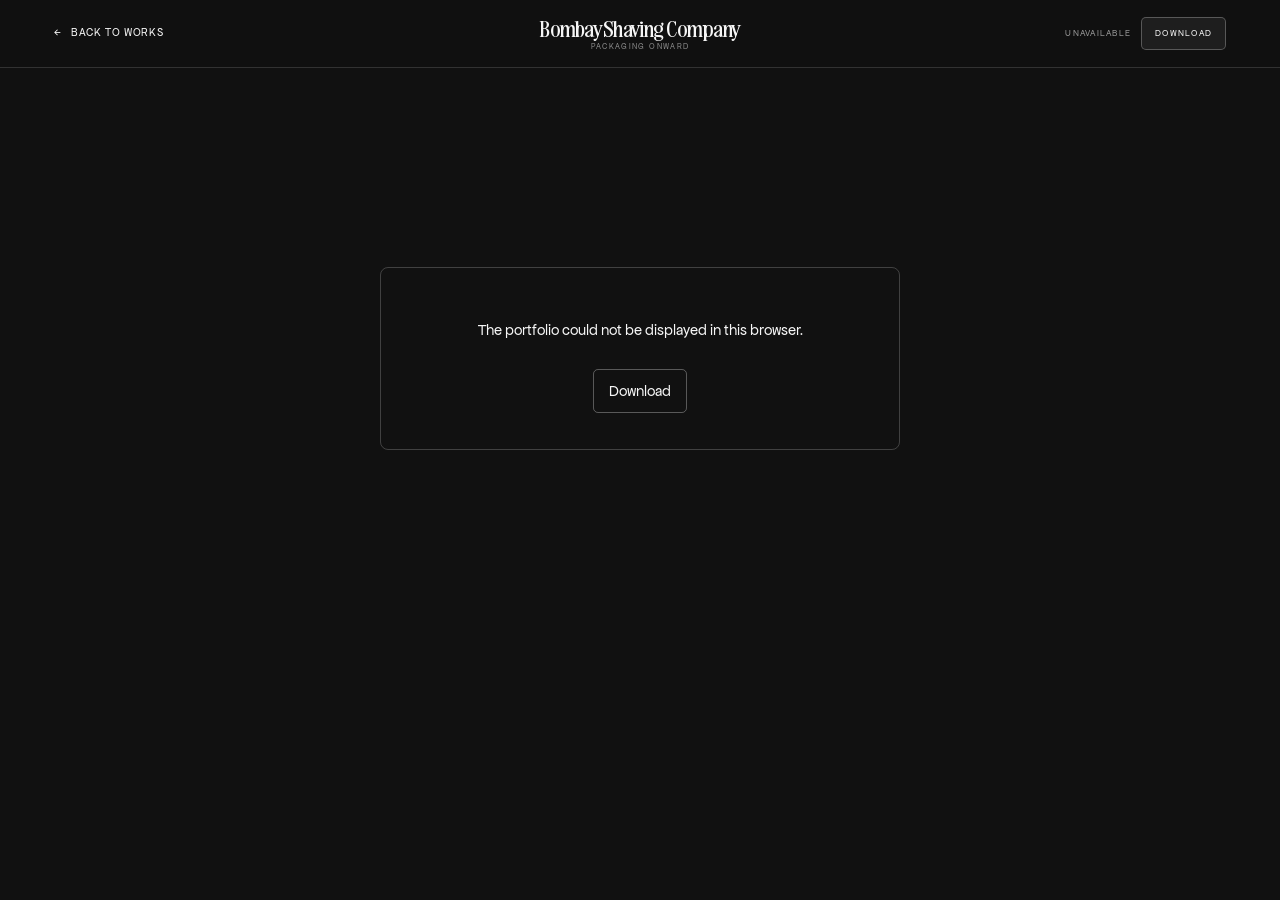
<file: bombay-portfolio.html>
<!doctype html>
<html lang="en">
<head>
  <meta charset="utf-8">
  <meta name="viewport" content="width=device-width,initial-scale=1">
  <title>Bombay Shaving Company — Packaging Portfolio</title>
  <meta name="description" content="Priya Rawal’s Bombay Shaving Company portfolio from Packaging onward.">
  <link rel="icon" href="data:image/svg+xml,%3Csvg xmlns='http://www.w3.org/2000/svg' viewBox='0 0 32 32'%3E%3Crect width='32' height='32' fill='%23111111'/%3E%3Ctext x='16' y='24' font-size='24' text-anchor='middle' fill='%23F6F6F6' font-family='Georgia,serif' font-style='italic'%3Ep%3C/text%3E%3C/svg%3E">
  <link rel="stylesheet" href="work-gallery.css?v=20260914-shantanu-sticker">
  <link rel="stylesheet" href="pdf-viewer.css?v=20260914-1">
</head>
<body class="pdf-viewer-page">
  <a class="skip-link" href="#viewer">Skip to portfolio</a>

  <header class="pdf-viewer-nav">
    <a class="pdf-viewer-nav__back" href="work-bombay.html?v=20260914-works#complete-portfolio">Back to Works</a>
    <div class="pdf-viewer-nav__title">
      <strong>Bombay Shaving Company</strong>
      <span>Packaging onward</span>
    </div>
    <div class="pdf-viewer-nav__controls">
      <span id="pdf-status" aria-live="polite">Loading</span>
      <a href="priya-assets/bombay/works-from-bombay-shaving-company.pdf?v=20260914-packaging" download>Download</a>
    </div>
  </header>

  <main class="pdf-viewer-shell" id="viewer">
    <div class="pdf-viewer-loading" id="pdf-loading" role="status">
      <span class="pdf-viewer-loading__spinner" aria-hidden="true"></span>
      <p>Opening the Packaging archive…</p>
    </div>
    <div class="pdf-viewer-pages" id="pdf-pages" aria-label="Bombay Shaving Company Packaging portfolio"></div>
    <div class="pdf-viewer-error" id="pdf-error" hidden>
      <p>The portfolio could not be displayed in this browser.</p>
      <a href="priya-assets/bombay/works-from-bombay-shaving-company.pdf?v=20260914-packaging" download>Download</a>
    </div>
    <noscript>
      <div class="pdf-viewer-error"><p>JavaScript is required to display this portfolio.</p><a href="priya-assets/bombay/works-from-bombay-shaving-company.pdf?v=20260914-packaging" download>Download</a></div>
    </noscript>
  </main>

  <script type="module" src="pdf-viewer.js?v=20260914-1"></script>
</body>
</html>
</file>
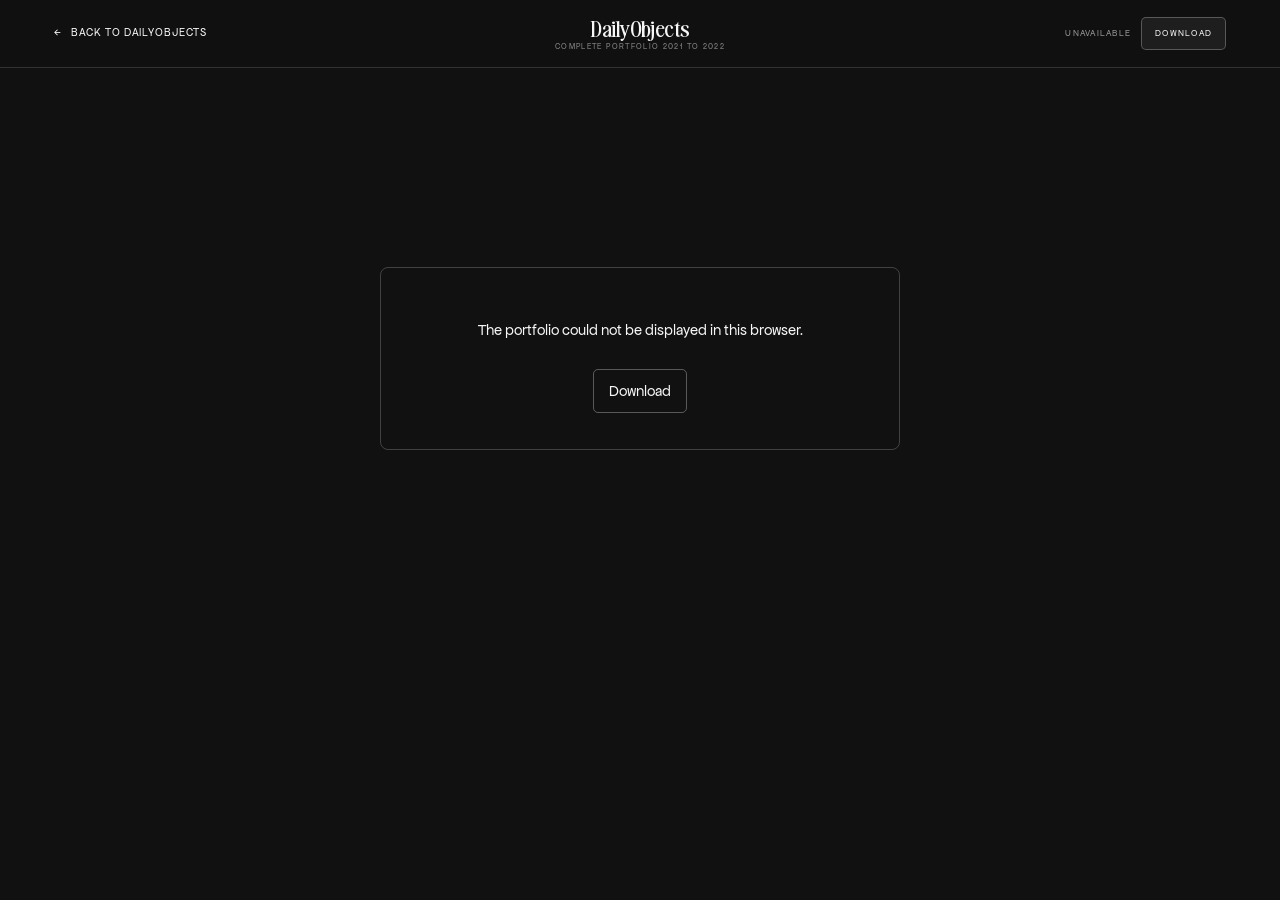
<file: dailyobjects-portfolio.html>
<!doctype html>
<html lang="en">
<head>
  <meta charset="utf-8">
  <meta name="viewport" content="width=device-width,initial-scale=1">
  <title>DailyObjects — Portfolio Viewer</title>
  <meta name="description" content="Priya Rawal’s DailyObjects portfolio and partner pitch decks.">
  <link rel="icon" href="data:image/svg+xml,%3Csvg xmlns='http://www.w3.org/2000/svg' viewBox='0 0 32 32'%3E%3Crect width='32' height='32' fill='%23111111'/%3E%3Ctext x='16' y='24' font-size='24' text-anchor='middle' fill='%23F6F6F6' font-family='Georgia,serif' font-style='italic'%3Ep%3C/text%3E%3C/svg%3E">
  <link rel="stylesheet" href="work-gallery.css?v=20260914-dailyobjects-archive">
  <link rel="stylesheet" href="pdf-viewer.css?v=20260914-1">
</head>
<body class="pdf-viewer-page">
  <a class="skip-link" href="#viewer">Skip to portfolio</a>

  <header class="pdf-viewer-nav">
    <a class="pdf-viewer-nav__back" href="work-dailyobjects.html?v=20260914-archive#complete-portfolio">Back to DailyObjects</a>
    <div class="pdf-viewer-nav__title">
      <strong id="viewer-title">DailyObjects</strong>
      <span id="viewer-subtitle">Complete Portfolio 2021 to 2022</span>
    </div>
    <div class="pdf-viewer-nav__controls">
      <span id="pdf-status" aria-live="polite">Loading</span>
      <a id="pdf-download" href="#" download>Download</a>
    </div>
  </header>

  <main class="pdf-viewer-shell" id="viewer">
    <div class="pdf-viewer-loading" id="pdf-loading" role="status">
      <span class="pdf-viewer-loading__spinner" aria-hidden="true"></span>
      <p id="viewer-loading-copy">Opening the DailyObjects archive…</p>
    </div>
    <div class="pdf-viewer-pages" id="pdf-pages" aria-label="DailyObjects portfolio"></div>
    <div class="pdf-viewer-error" id="pdf-error" hidden>
      <p>The portfolio could not be displayed in this browser.</p>
      <a id="pdf-error-download" href="#" download>Download</a>
    </div>
    <noscript>
      <div class="pdf-viewer-error"><p>JavaScript is required to display this portfolio.</p><a href="work-dailyobjects.html#complete-portfolio">Back to DailyObjects</a></div>
    </noscript>
  </main>

  <script type="module" src="dailyobjects-pdf-viewer.js?v=20260914-packaging-pages"></script>
</body>
</html>
</file>
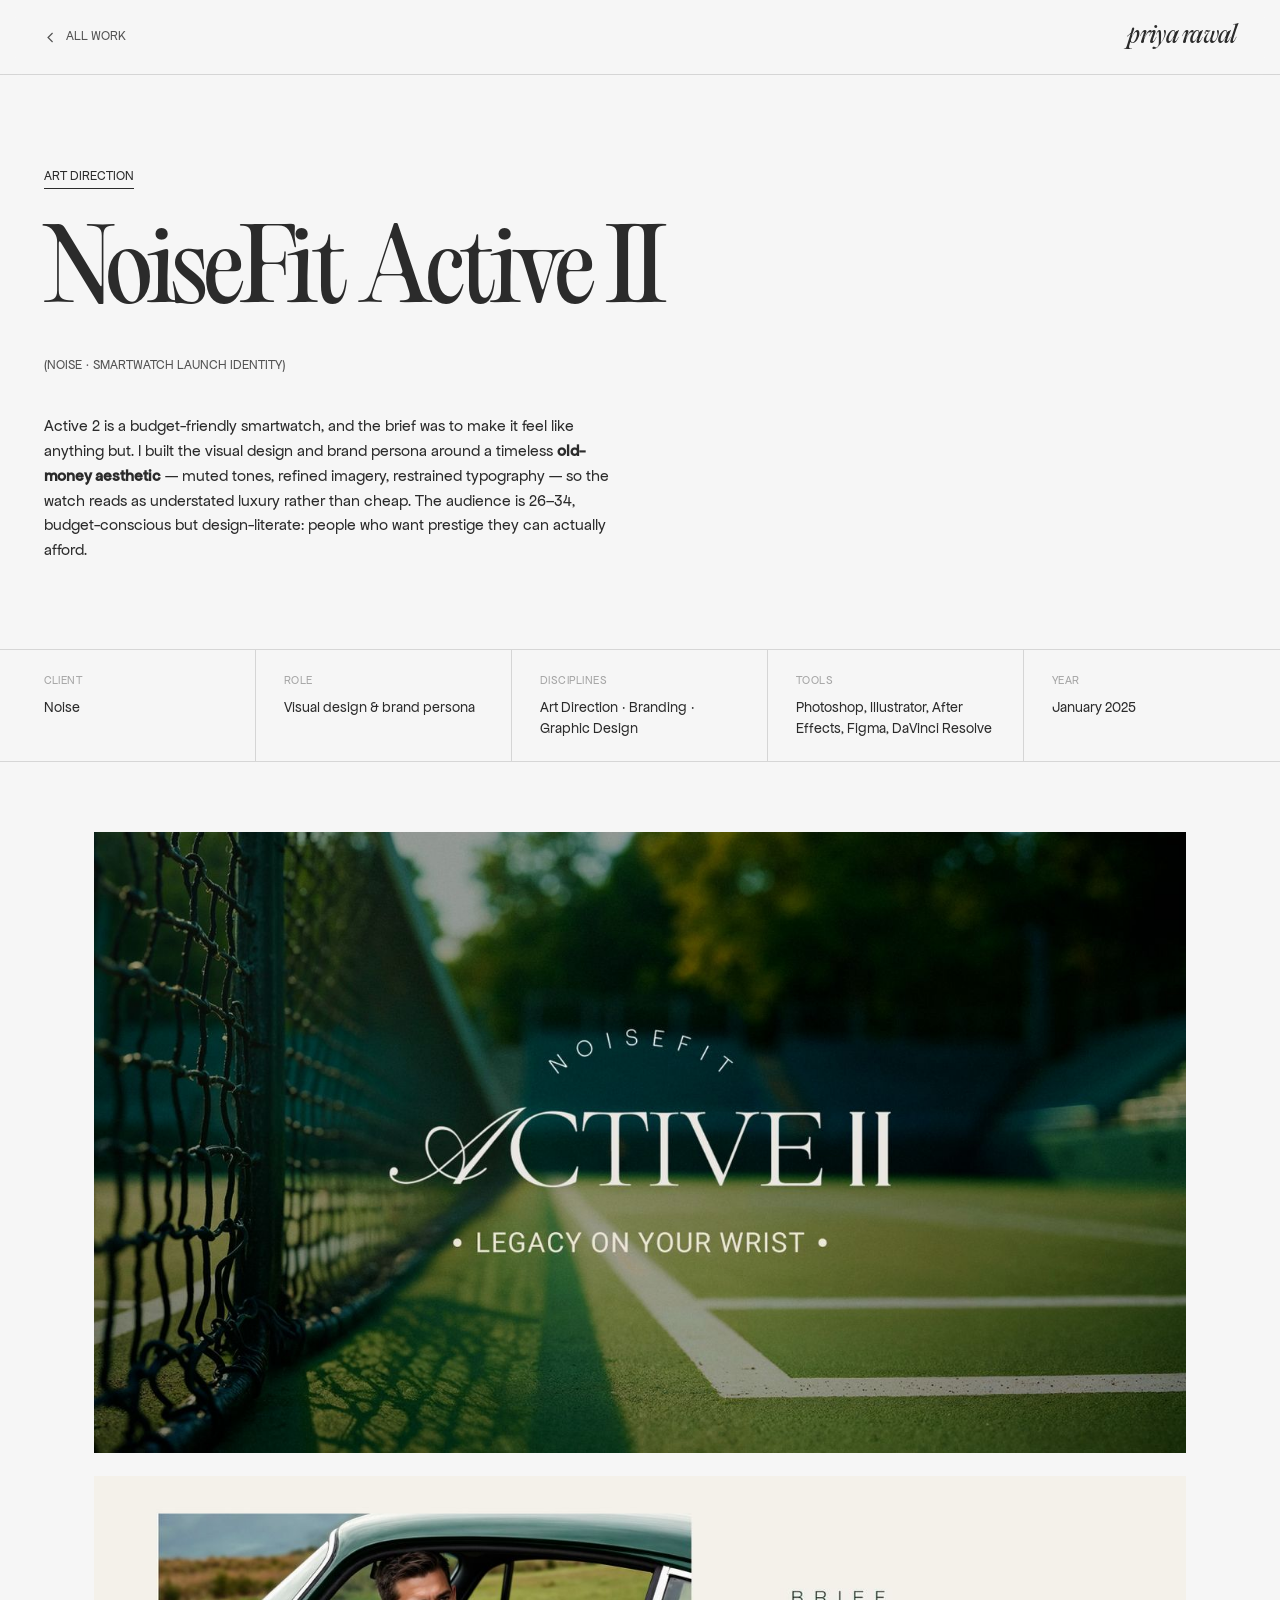
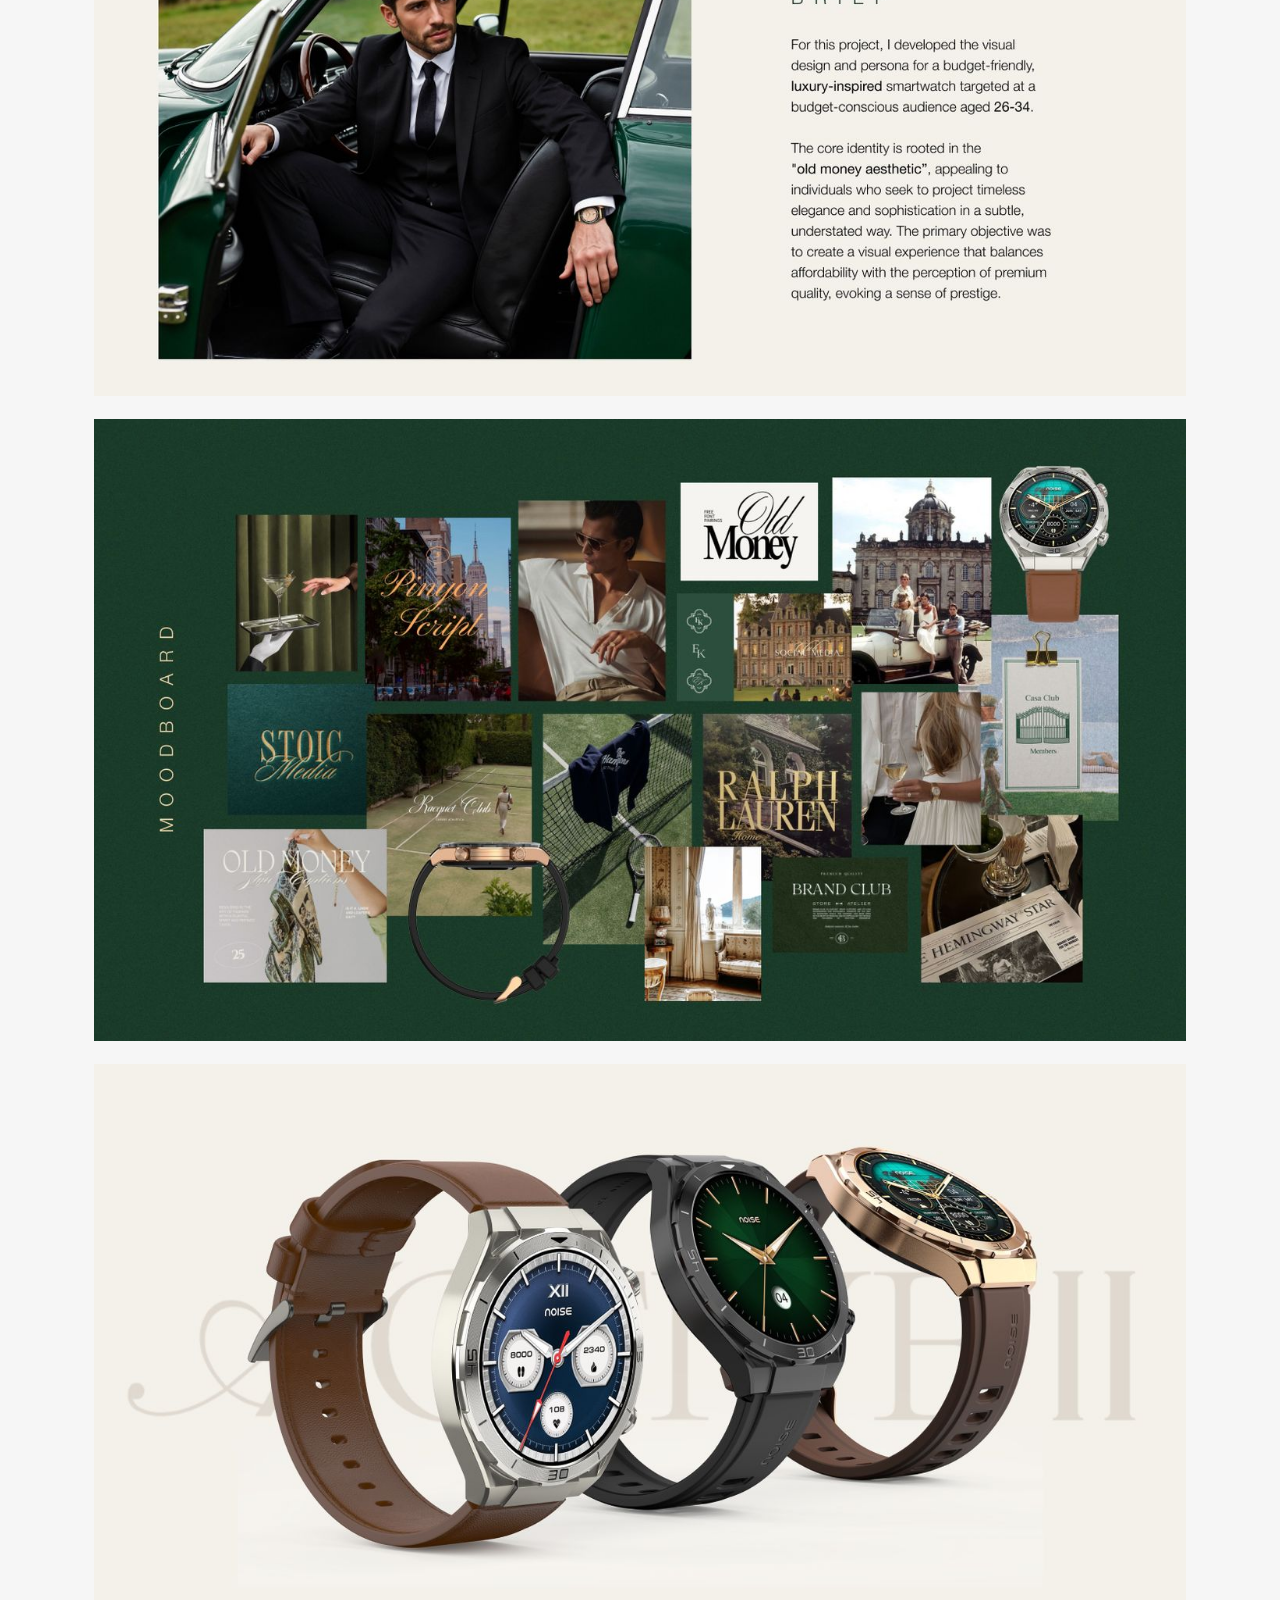
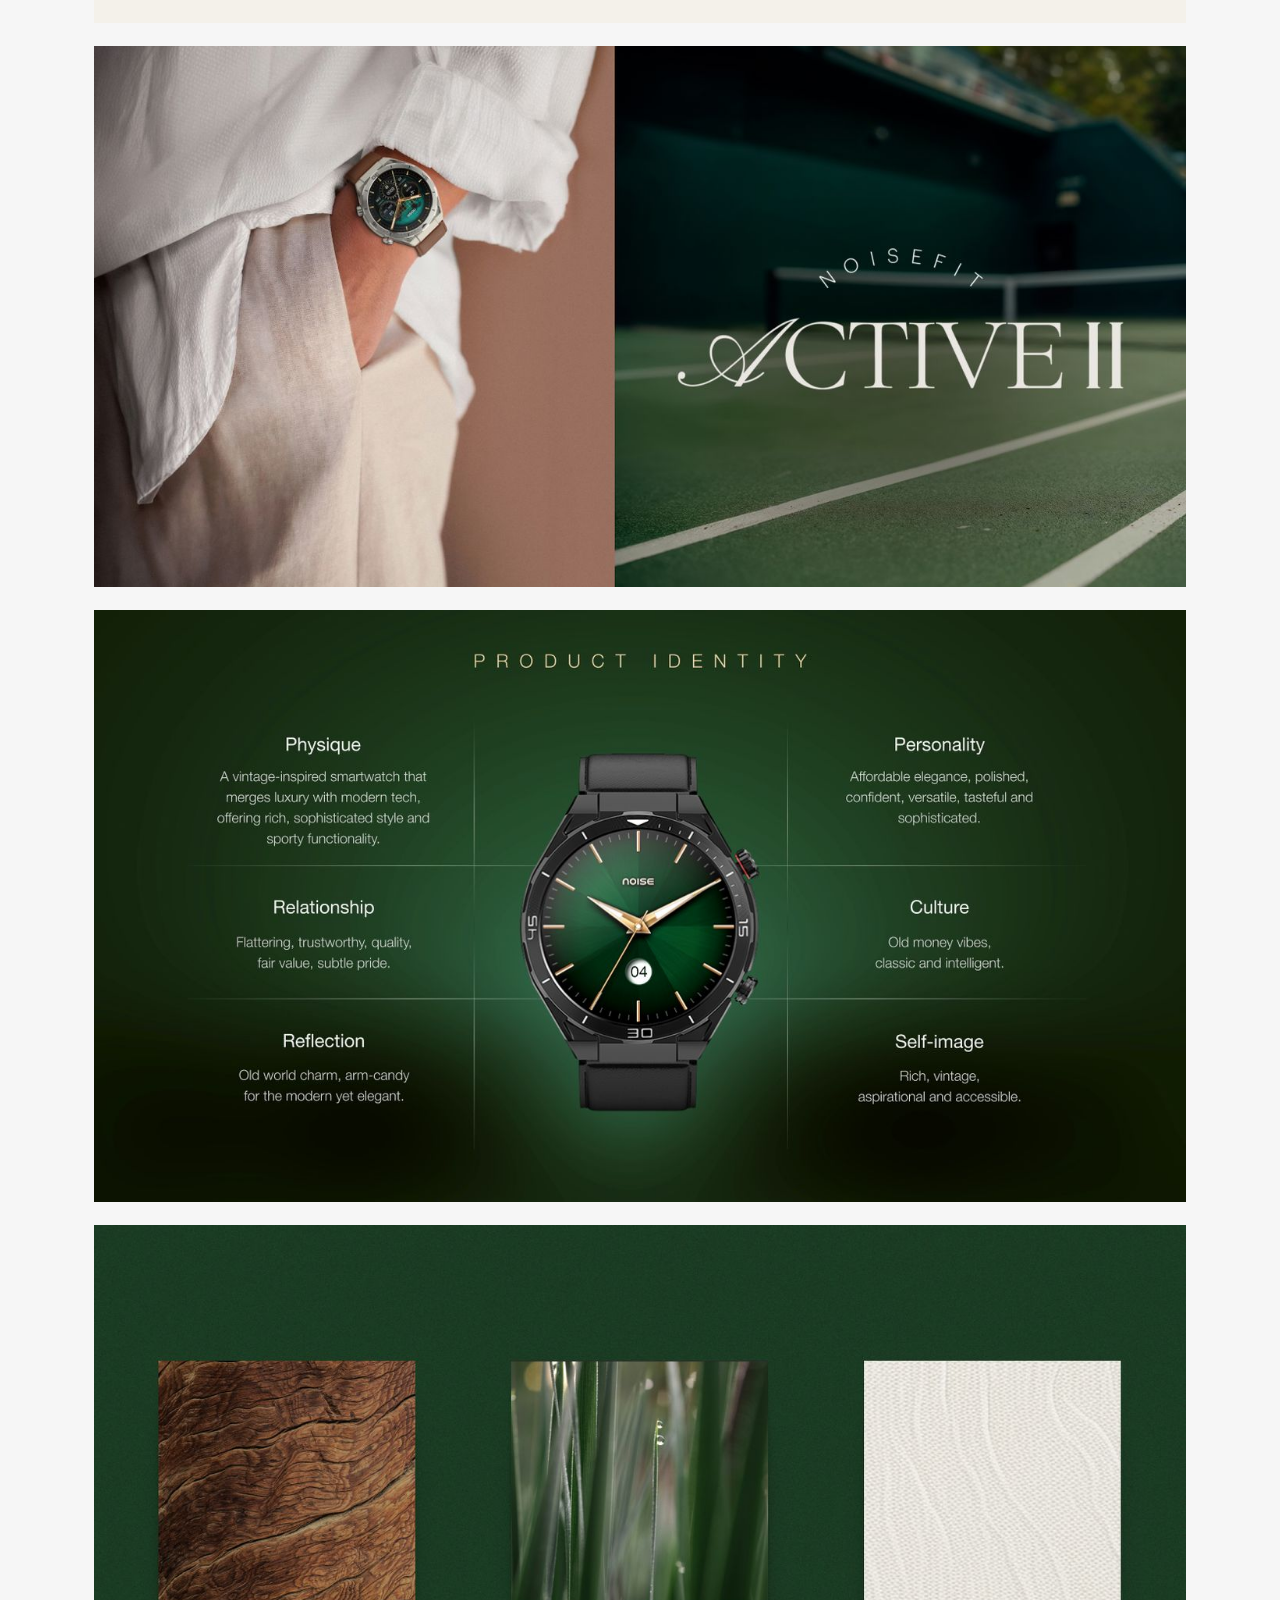
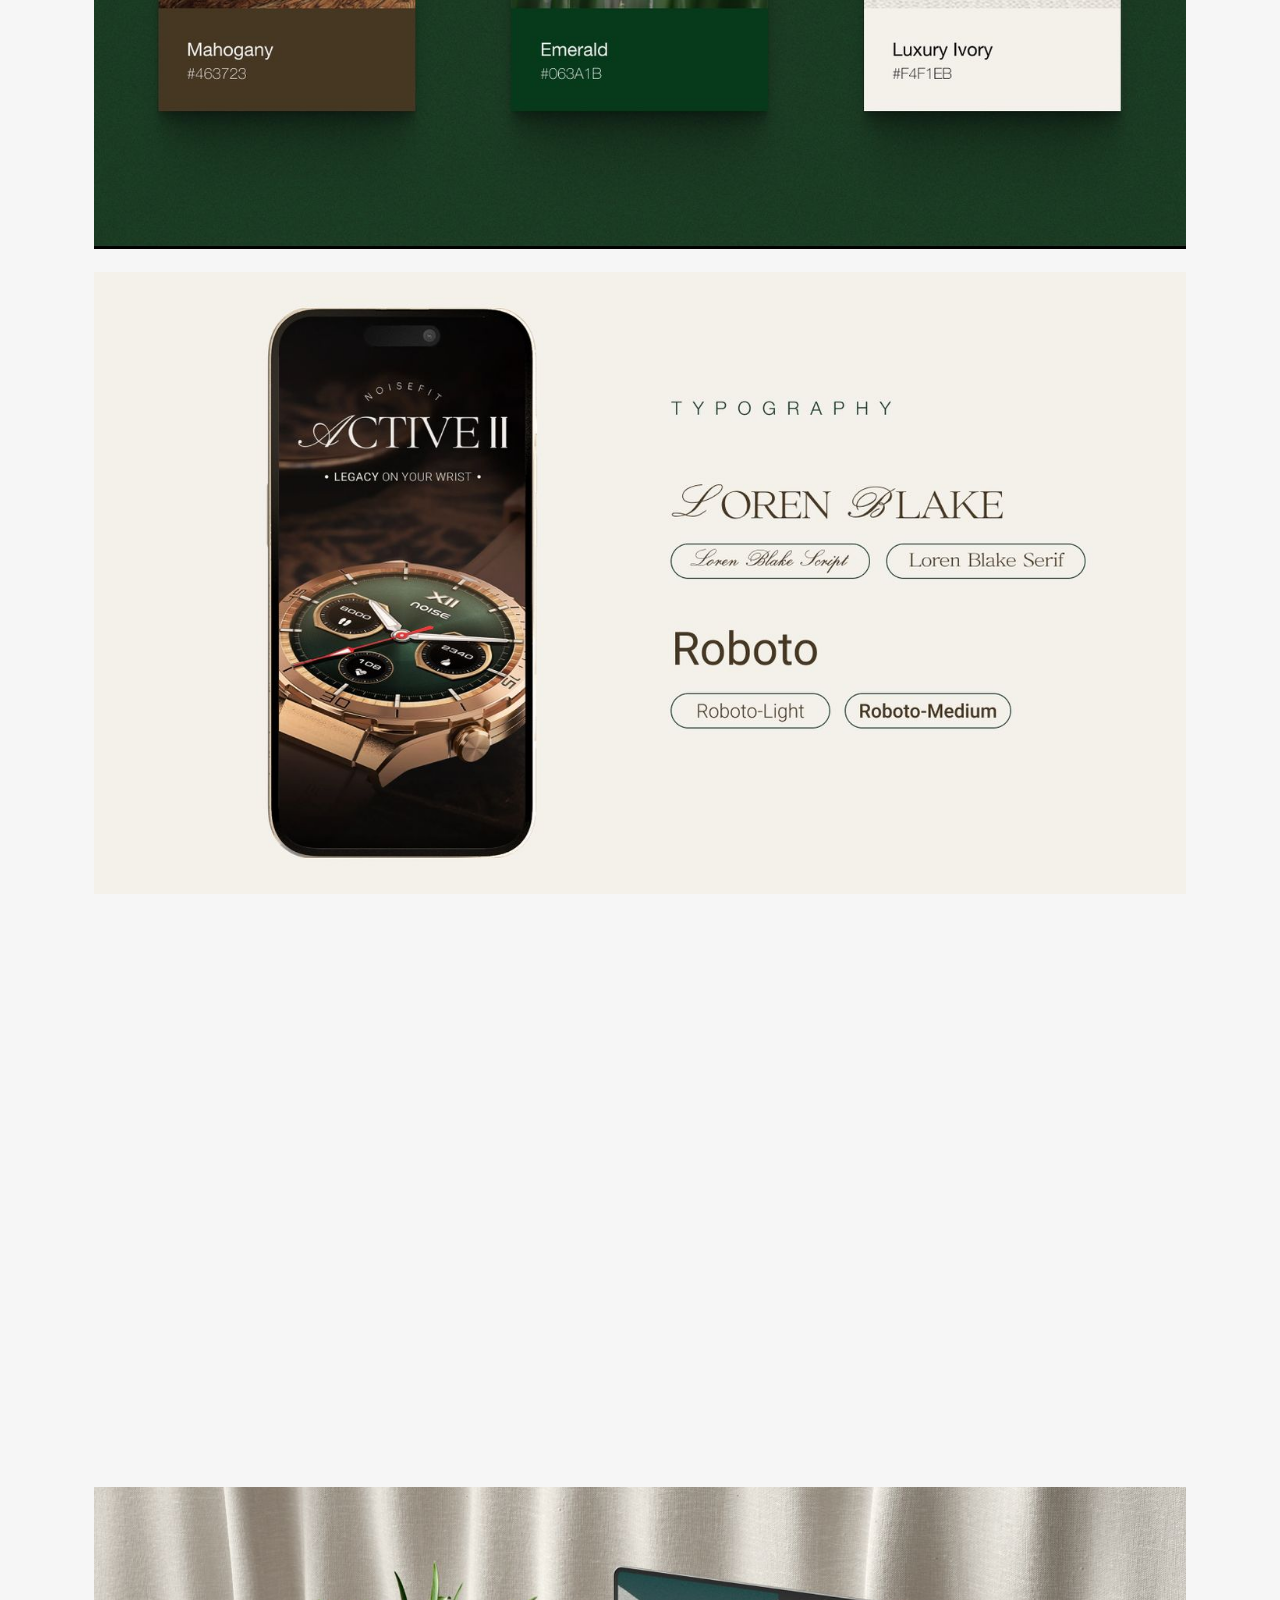
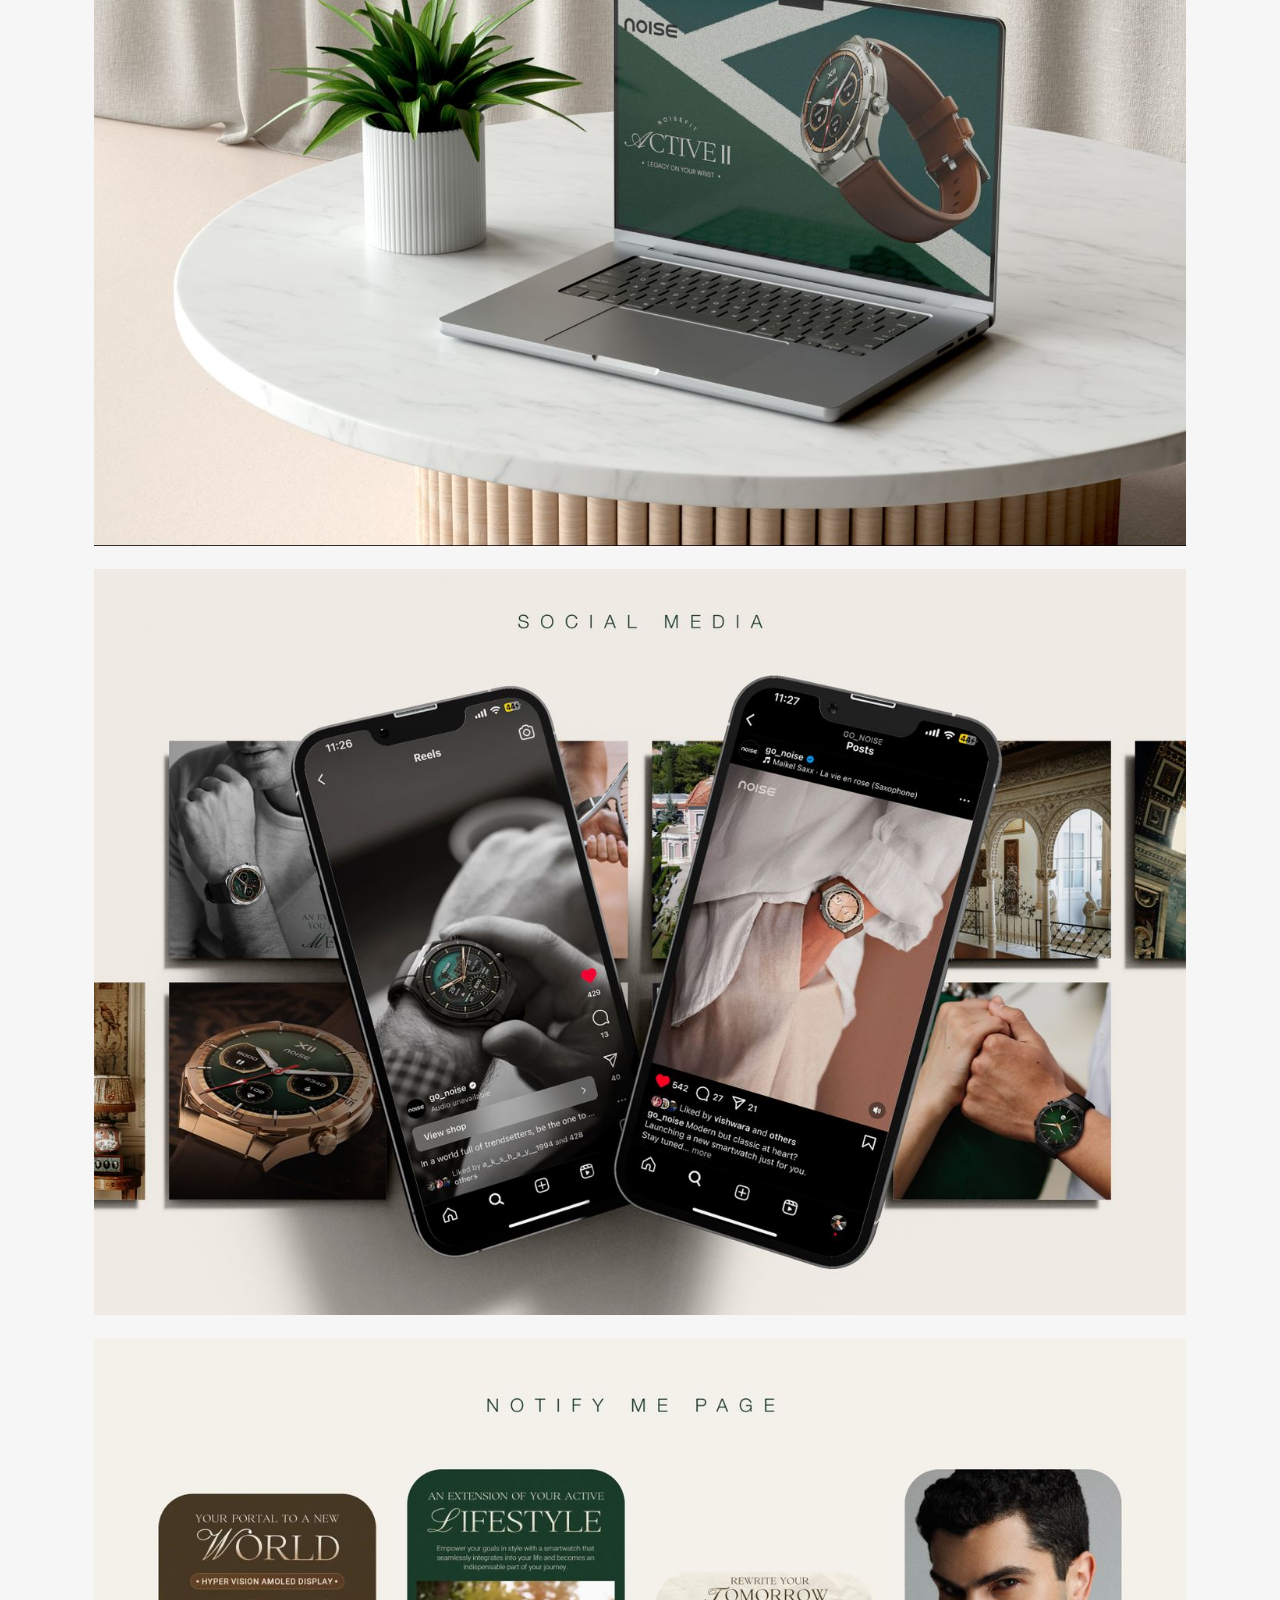
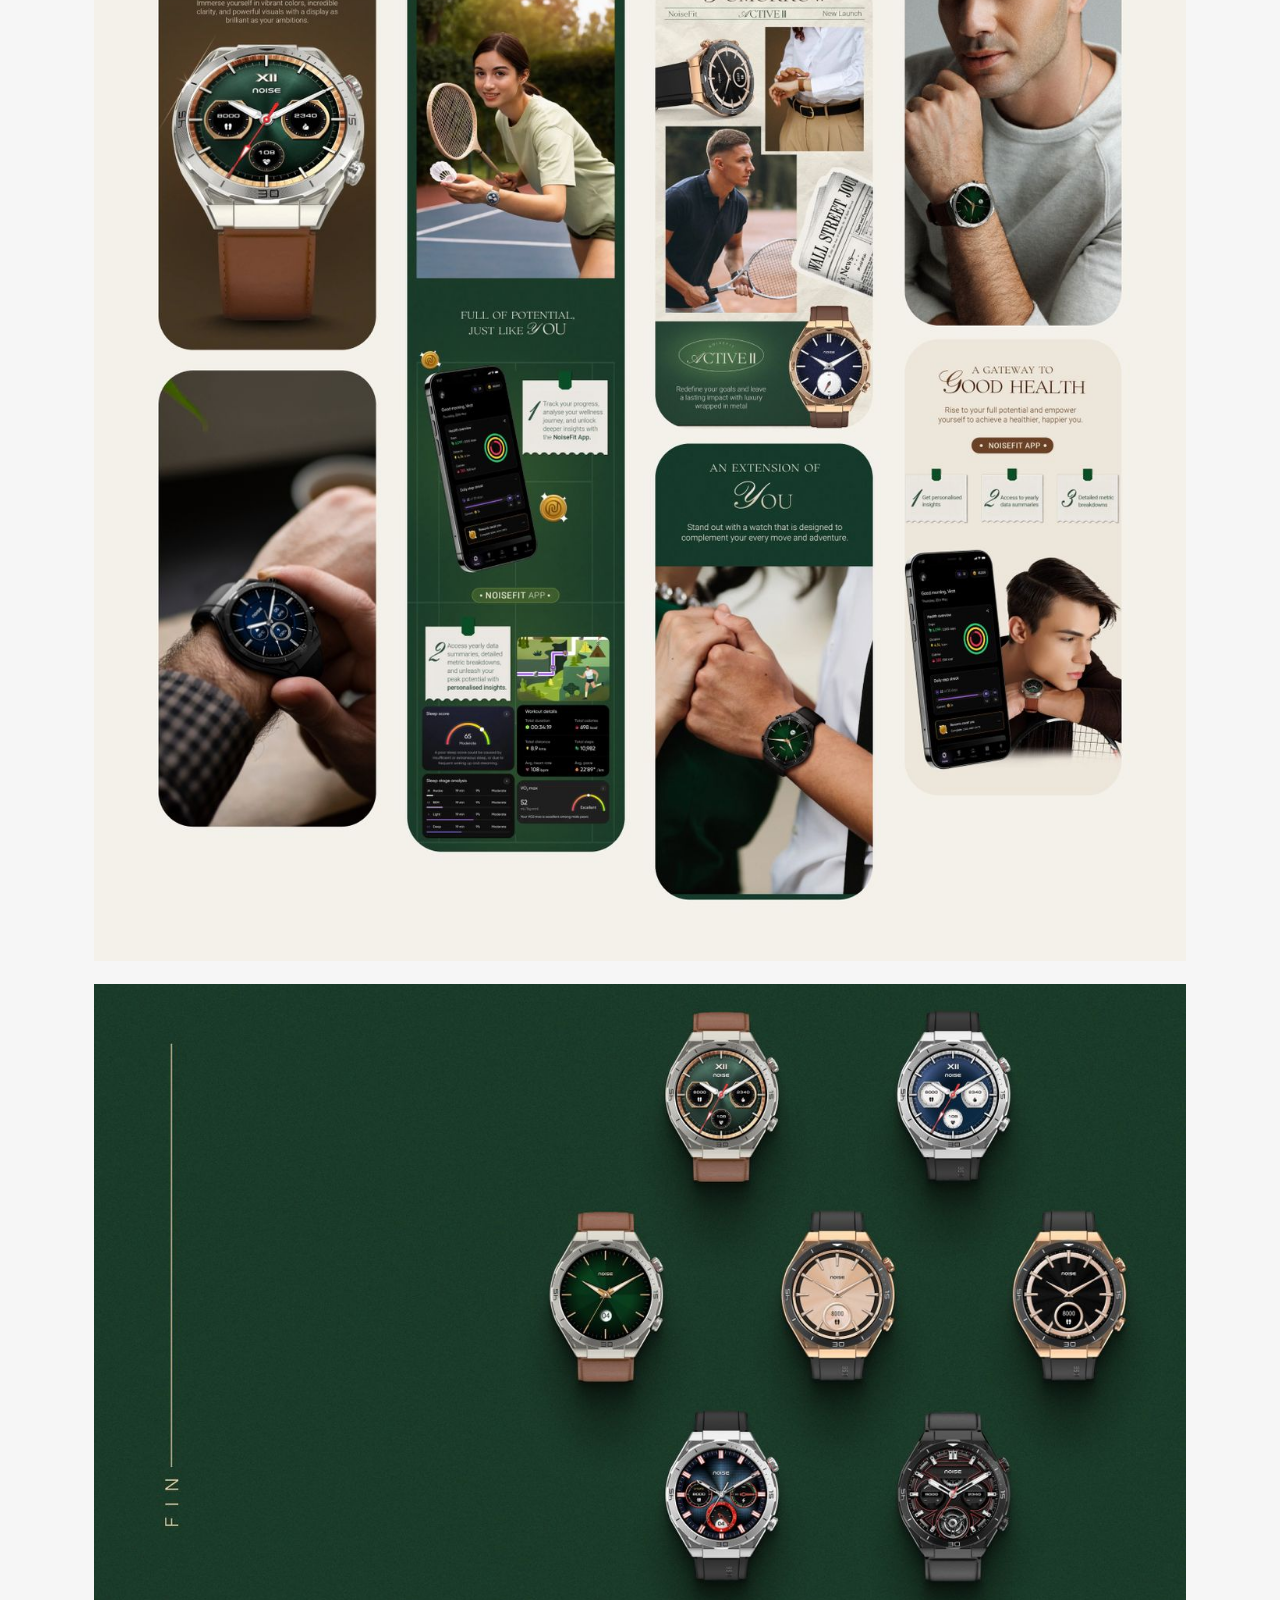
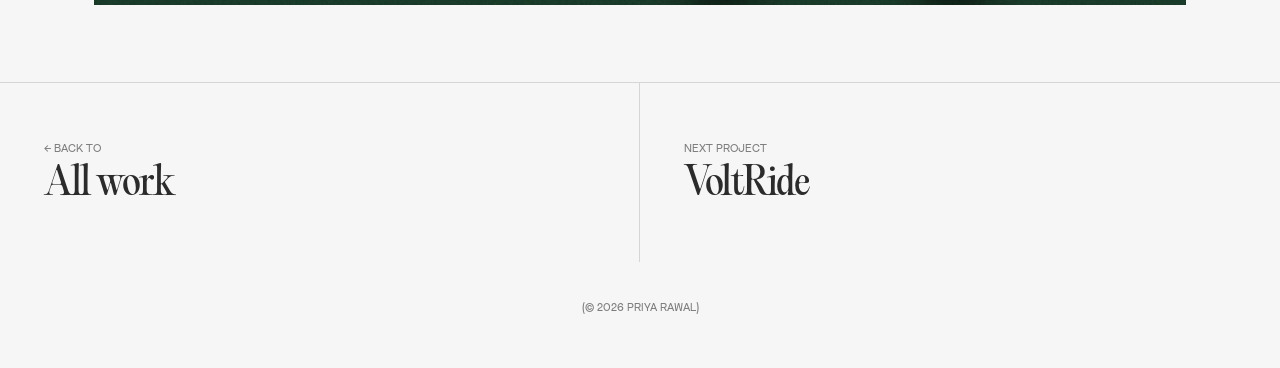
<file: noisefit-active-ii.html>
<!doctype html>
<html lang="en">
<head>
<meta charset="utf-8">
<meta name="viewport" content="width=device-width, initial-scale=1">
<meta name="robots" content="index, follow, max-image-preview:large">
<meta name="description" content="Old-money art direction for the NoiseFit Active II smartwatch launch: visual identity, branding and graphic design, with the brand persona written around it.">
<link rel="canonical" href="https://priyarawal47.github.io/noisefit-active-ii.html">
<meta property="og:type" content="website">
<meta property="og:site_name" content="Priya Rawal">
<meta property="og:url" content="https://priyarawal47.github.io/noisefit-active-ii.html">
<meta property="og:title" content="NoiseFit Active II — smartwatch launch identity">
<meta property="og:description" content="Old-money art direction and brand persona for a budget-friendly smartwatch launch.">
<meta property="og:image" content="https://priyarawal47.github.io/priya-assets/work/cover-activeii-screen.png">
<meta property="og:image:width" content="1374">
<meta property="og:image:height" content="1145">
<meta property="og:image:alt" content="NoiseFit Active II — smartwatch launch identity">
<meta name="twitter:card" content="summary_large_image">
<title>NoiseFit Active II — Priya Rawal</title>
<link rel="icon" href="data:image/svg+xml,%3Csvg xmlns='http://www.w3.org/2000/svg' viewBox='0 0 32 32'%3E%3Crect width='32' height='32' fill='%23F6F6F6'/%3E%3Ctext x='16' y='24' font-size='24' text-anchor='middle' fill='%232B2B2B' font-family='Georgia,serif' font-style='italic'%3Ep%3C/text%3E%3C/svg%3E">
<style>
@font-face{font-family:"Editorial";src:url("priya-assets/fonts/editorial-regular.woff2") format("woff2");font-weight:400;font-style:normal;font-display:swap}
@font-face{font-family:"Editorial";src:url("priya-assets/fonts/editorial-italic.woff2") format("woff2");font-weight:400;font-style:italic;font-display:swap}
@font-face{font-family:"Apfel";src:url("priya-assets/fonts/apfel-400.woff2") format("woff2");font-weight:400;font-style:normal;font-display:swap}
@font-face{font-family:"Apfel";src:url("priya-assets/fonts/apfel-500.woff2") format("woff2");font-weight:500;font-style:normal;font-display:swap}
:root{--canvas:#F6F6F6;--ink:#2B2B2B;--ink-80:rgba(43,43,43,.8);--ink-60:rgba(43,43,43,.6);
 --ink-40:rgba(43,43,43,.4);--rule:rgba(43,43,43,.16);--accent:#1B31E0;--chrome-1:#FFFFFF;--chrome-2:#DFE3E9;--chrome-3:#9AA2AD;--chrome-4:#F2F4F7;
 --serif:"Editorial",Georgia,"Times New Roman",serif;--sans:"Apfel",-apple-system,BlinkMacSystemFont,sans-serif;
 --pad:clamp(20px,3.4vw,48px)}
[hidden]{display:none!important}
*{box-sizing:border-box}
body{margin:0;background:var(--canvas);color:var(--ink);font-family:var(--sans);font-size:14px;
 line-height:1.5;-webkit-font-smoothing:antialiased;overflow-x:hidden}
a{color:inherit;text-decoration:none}
img,video{display:block;max-width:100%}
::selection{background:var(--accent);color:#fff}
:focus-visible{outline:2px solid var(--accent);outline-offset:4px}
.lbl{font-size:13px;line-height:1.5;text-transform:uppercase;color:var(--ink-80);margin:0}

.topnav{position:sticky;top:0;z-index:50;display:flex;justify-content:space-between;align-items:center;
 gap:16px;padding:19px var(--pad);background:rgba(246,246,246,.88);backdrop-filter:blur(10px);
 border-bottom:1px solid var(--rule)}
.topnav .back{display:inline-flex;align-items:center;gap:9px;font-size:13px;text-transform:uppercase;color:var(--ink-80)}
.topnav .back svg{width:13px;height:13px;transition:transform .28s cubic-bezier(.22,1,.36,1)}
.topnav .back:hover svg{transform:translateX(-4px)}
.topnav .mark{font-family:var(--serif);font-style:italic;font-size:24px;letter-spacing:-.03em}

.head{padding:clamp(48px,7vw,104px) var(--pad) clamp(34px,4.4vw,60px);max-width:1500px;margin:0 auto}
.head .cat{font-size:13px;text-transform:uppercase;color:var(--ink);border-bottom:1px solid var(--ink);
 padding-bottom:2px;display:inline-block;margin-bottom:clamp(22px,3vw,38px)}
.head h1{font-family:var(--serif);font-weight:400;margin:0;
 font-size:clamp(44px,7.6vw,110px);line-height:1.02;letter-spacing:-.045em}
.head .sub{margin-top:clamp(18px,2.4vw,30px);font-size:13px;text-transform:uppercase;color:var(--ink-80)}
.head .desc{margin-top:clamp(24px,3vw,40px);max-width:58ch;font-size:16px;line-height:1.55;color:var(--ink)}

.meta{display:flex;flex-wrap:wrap;border-top:1px solid var(--rule);border-bottom:1px solid var(--rule);
 background:var(--canvas);overflow:hidden}
.meta div{flex:1 1 210px;padding:22px 28px;border-left:1px solid var(--rule);margin-left:-1px}
.meta div:first-child{padding-left:var(--pad)}
.meta dt{font-size:11.5px;text-transform:uppercase;color:var(--ink-40);margin-bottom:7px;letter-spacing:.04em}
.meta dd{margin:0;font-size:14.5px;line-height:1.45;color:var(--ink)}

.boards{padding:clamp(30px,4.4vw,64px) var(--pad) clamp(40px,6vw,90px);max-width:1180px;margin:0 auto;
 display:flex;flex-direction:column;gap:0}
.boards img,.boards video{width:100%;height:auto}
.boards .stack{display:flex;flex-direction:column;gap:0;line-height:0}
.boards .spaced{gap:clamp(14px,1.8vw,26px)}

.endnav{display:grid;grid-template-columns:1fr 1fr;border-top:1px solid var(--rule)}
.endnav a,.endnav div{padding:clamp(34px,4.4vw,64px) var(--pad);display:flex;flex-direction:column;gap:10px;
 border-left:1px solid var(--rule);margin-left:-1px}
.endnav .k{font-size:12px;text-transform:uppercase;color:var(--ink-60)}
.endnav .v{font-family:var(--serif);font-size:clamp(26px,3vw,42px);line-height:1;letter-spacing:-.04em}
.endnav a:hover .v{font-style:italic}
.colophon{padding:24px var(--pad) 40px;text-align:center;font-size:12px;text-transform:uppercase;color:var(--ink-60)}
@media (max-width:760px){.endnav{grid-template-columns:1fr}}
@media (prefers-reduced-motion:reduce){*{transition-duration:.01ms!important}}
</style>
</head>
<body>
<header class="topnav">
  <a class="back" href="index.html#works"><svg viewBox="0 0 16 16" fill="none" aria-hidden="true"><path d="M10 13L5 8l5-5" stroke="currentColor" stroke-width="1.5" stroke-linecap="square"/></svg> All work</a>
  <a class="mark" href="index.html">priya rawal</a>
</header>

<section class="head">
  <span class="cat">Art Direction</span>
  <h1>NoiseFit Active II</h1>
  <p class="sub">(Noise · smartwatch launch identity)</p>
  <p class="desc">Active&nbsp;2 is a budget-friendly smartwatch, and the brief was to make it feel like anything but. I built the visual design and brand persona around a timeless <b>old-money aesthetic</b> — muted tones, refined imagery, restrained typography — so the watch reads as understated luxury rather than cheap. The audience is 26–34, budget-conscious but design-literate: people who want prestige they can actually afford.</p>
</section>

<dl class="meta">
  <div><dt>Client</dt><dd>Noise</dd></div>
  <div><dt>Role</dt><dd>Visual design &amp; brand persona</dd></div>
  <div><dt>Disciplines</dt><dd>Art Direction · Branding · Graphic Design</dd></div>
  <div><dt>Tools</dt><dd>Photoshop, Illustrator, After Effects, Figma, DaVinci Resolve</dd></div>
  <div><dt>Year</dt><dd>January 2025</dd></div>
</dl>

<section class="boards">
  <div class="stack spaced">
    <img src="priya-assets/work/board-activeii-01.jpg" alt="NoiseFit Active II — project board 1 of 12" loading="lazy">
    <img src="priya-assets/work/board-activeii-02.jpg" alt="NoiseFit Active II — project board 2 of 12" loading="lazy">
    <img src="priya-assets/work/board-activeii-03.jpg" alt="NoiseFit Active II — project board 3 of 12" loading="lazy">
    <img src="priya-assets/work/board-activeii-04.jpg" alt="NoiseFit Active II — project board 4 of 12" loading="lazy">
    <img src="priya-assets/work/board-activeii-05.jpg" alt="NoiseFit Active II — project board 5 of 12" loading="lazy">
    <img src="priya-assets/work/board-activeii-06.jpg" alt="NoiseFit Active II — project board 6 of 12" loading="lazy">
    <img src="priya-assets/work/board-activeii-07.jpg" alt="NoiseFit Active II — project board 7 of 12" loading="lazy">
    <img src="priya-assets/work/board-activeii-08.jpg" alt="NoiseFit Active II — project board 8 of 12" loading="lazy">
    <video src="priya-assets/work/board-activeii-09.mp4" autoplay loop muted playsinline></video>
    <img src="priya-assets/work/board-activeii-10.jpg" alt="NoiseFit Active II — project board 9 of 12" loading="lazy">
    <img src="priya-assets/work/board-activeii-11.jpg" alt="NoiseFit Active II — project board 10 of 12" loading="lazy">
    <img src="priya-assets/work/board-activeii-12.jpg" alt="NoiseFit Active II — project board 11 of 12" loading="lazy">
    <img src="priya-assets/work/board-activeii-13.jpg" alt="NoiseFit Active II — project board 12 of 12" loading="lazy">
  </div>
</section>

<nav class="endnav">
  <a href="index.html#works"><span class="k">← Back to</span><span class="v">All work</span></a>
  <a href="voltride.html"><span class="k">Next project</span><span class="v">VoltRide</span></a>
</nav>
<p class="colophon">(© 2026 Priya Rawal)</p>
</body>
</html>
</file>
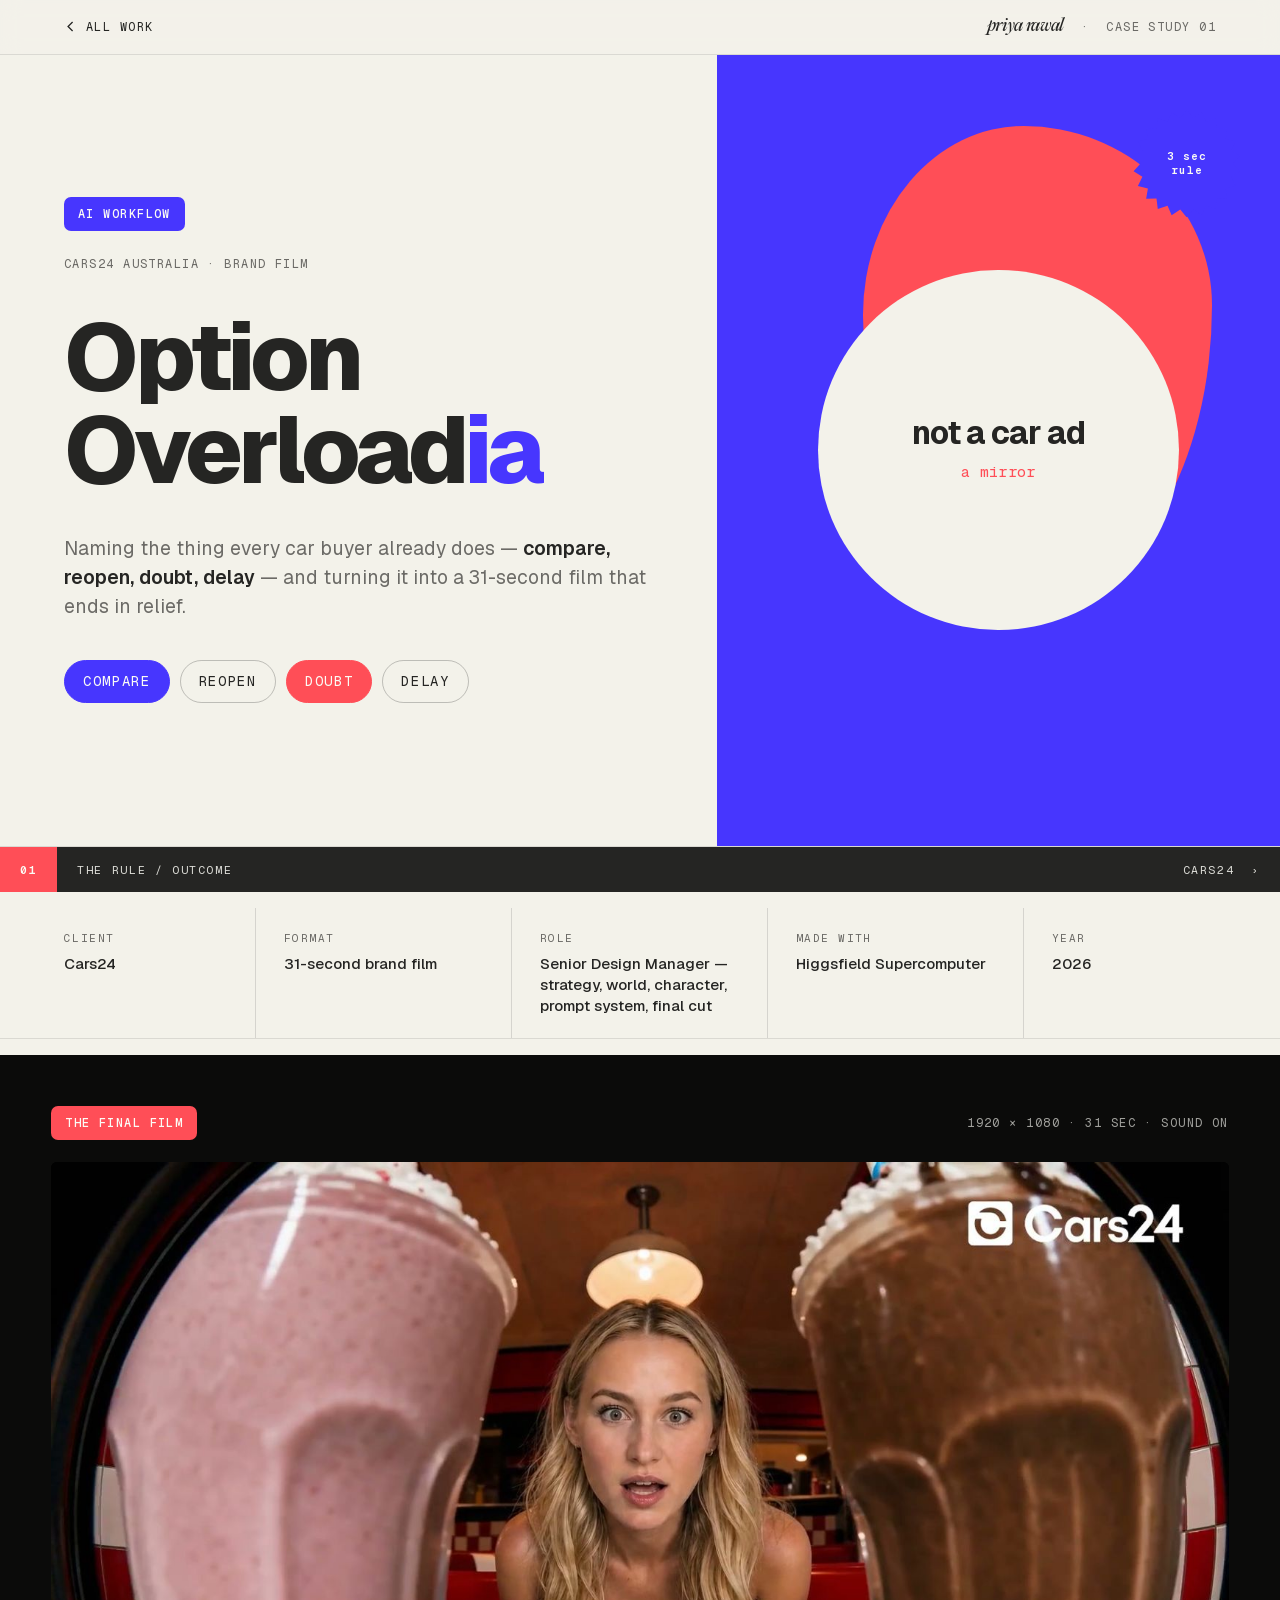
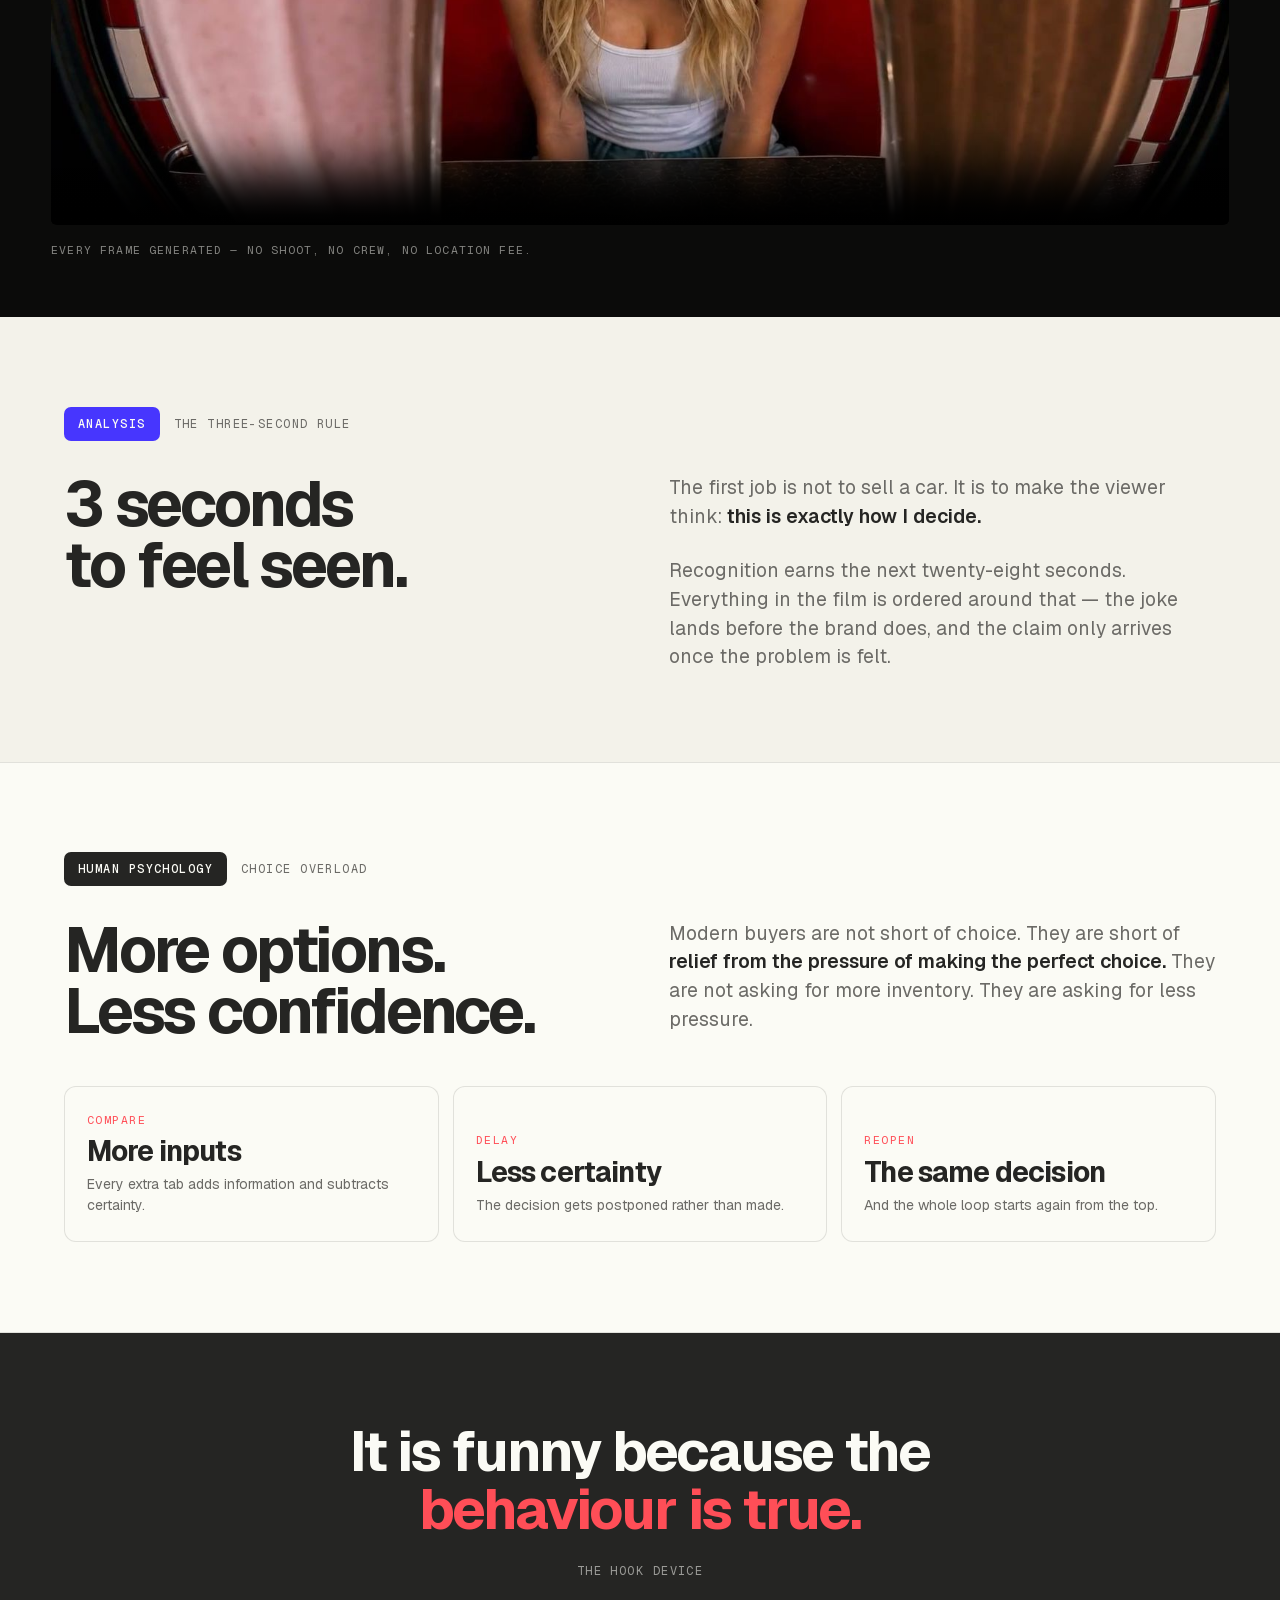
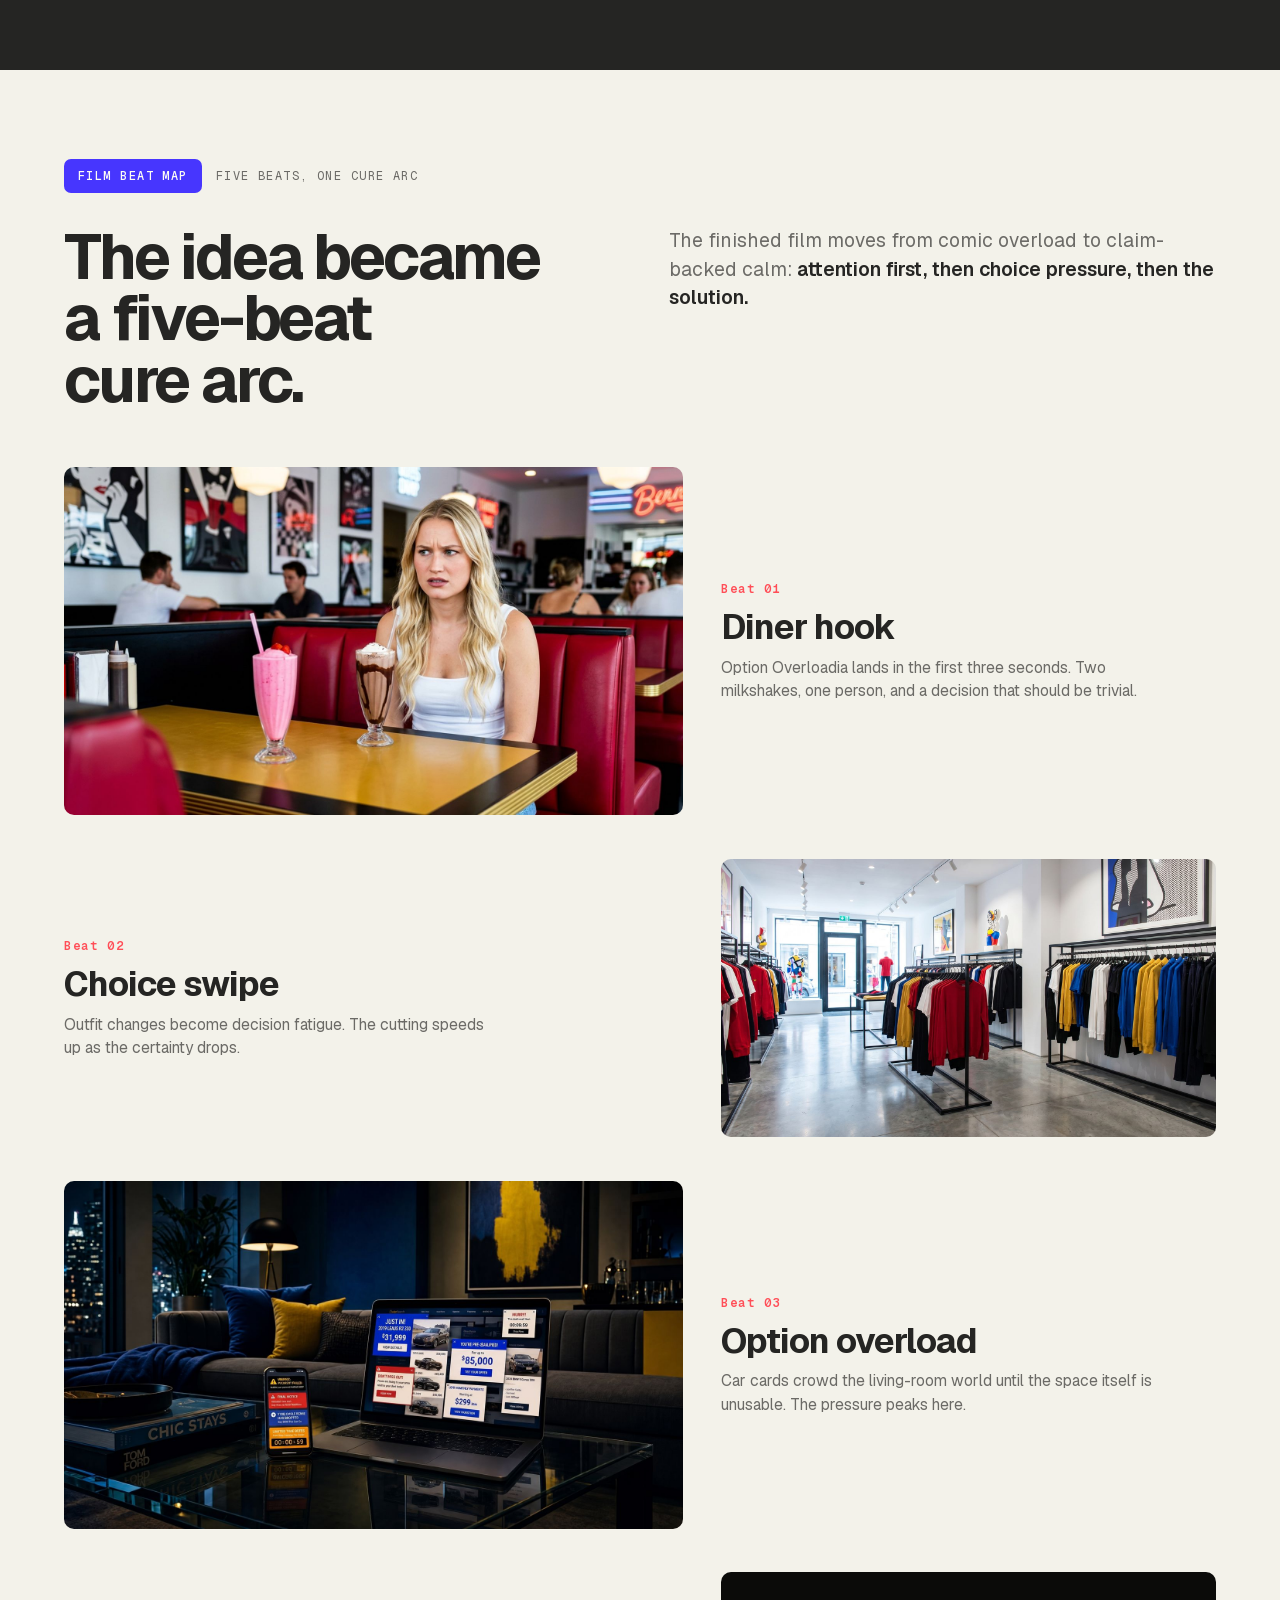
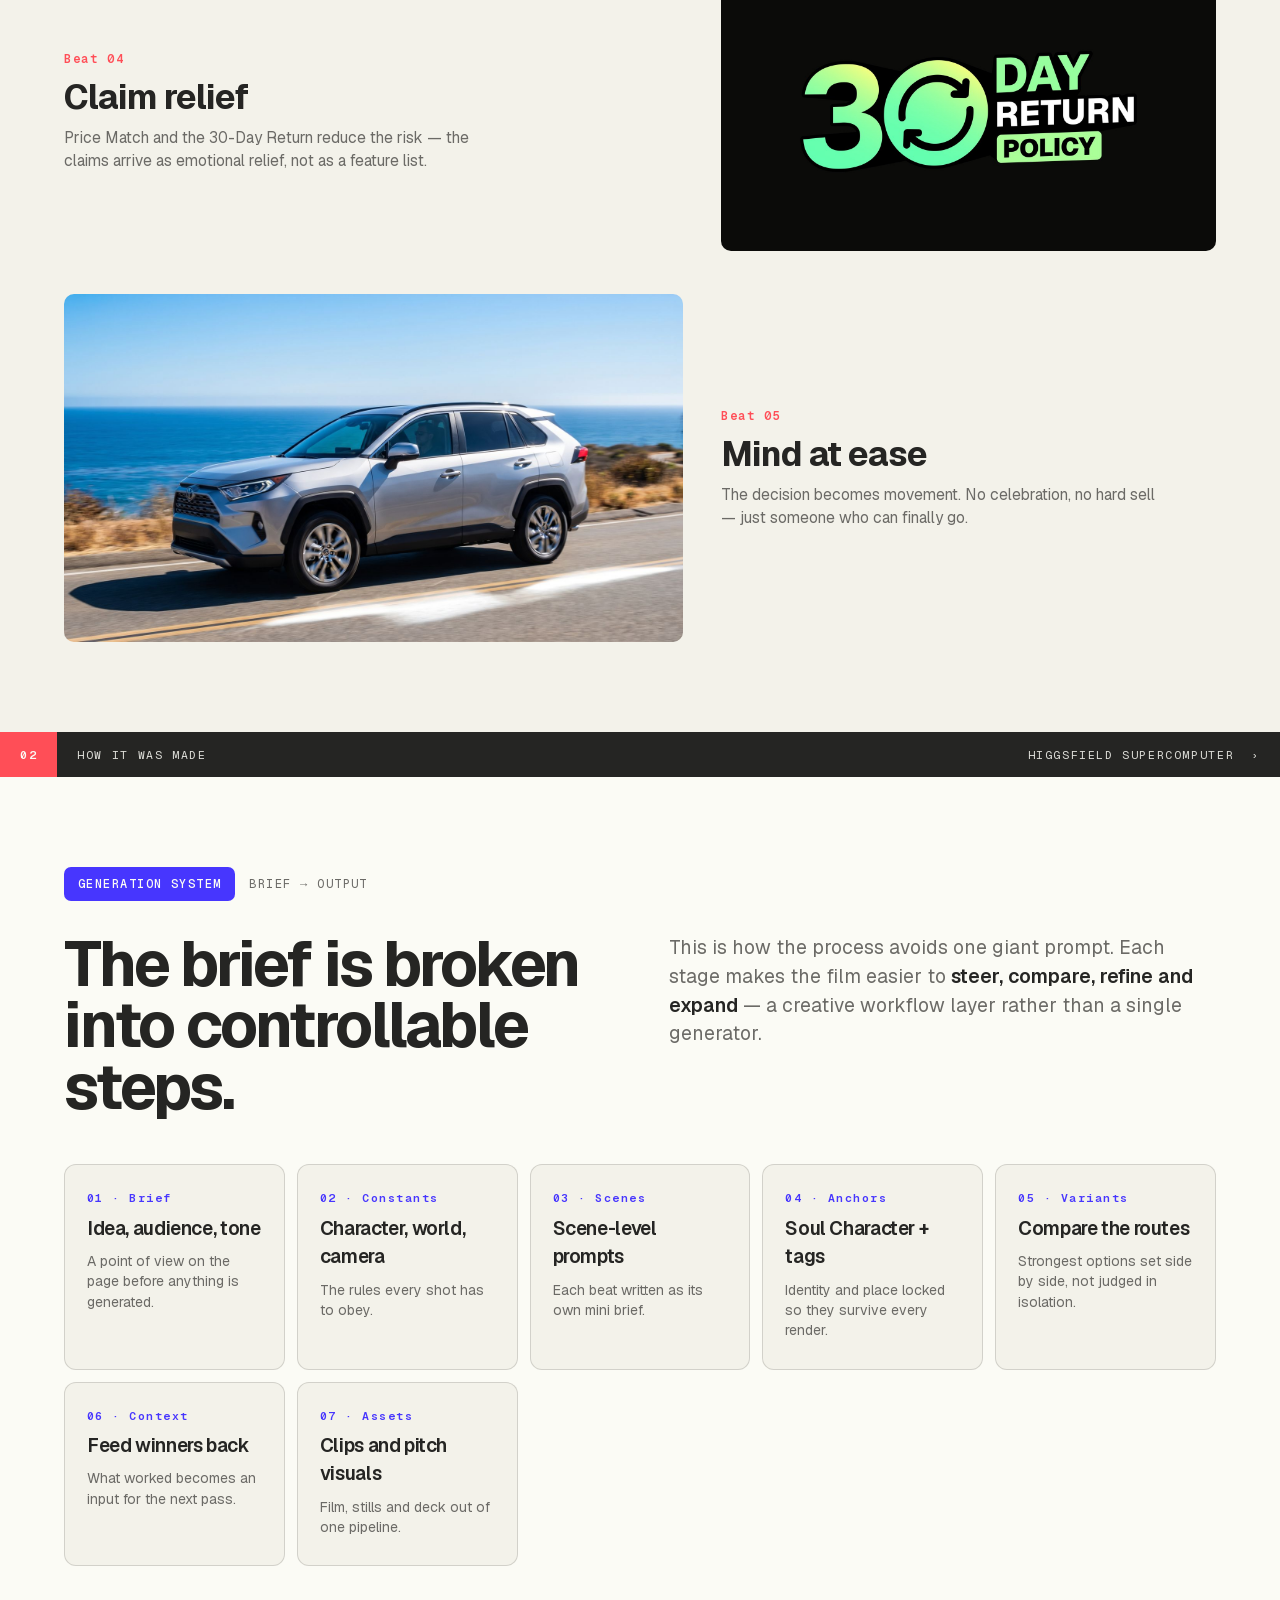
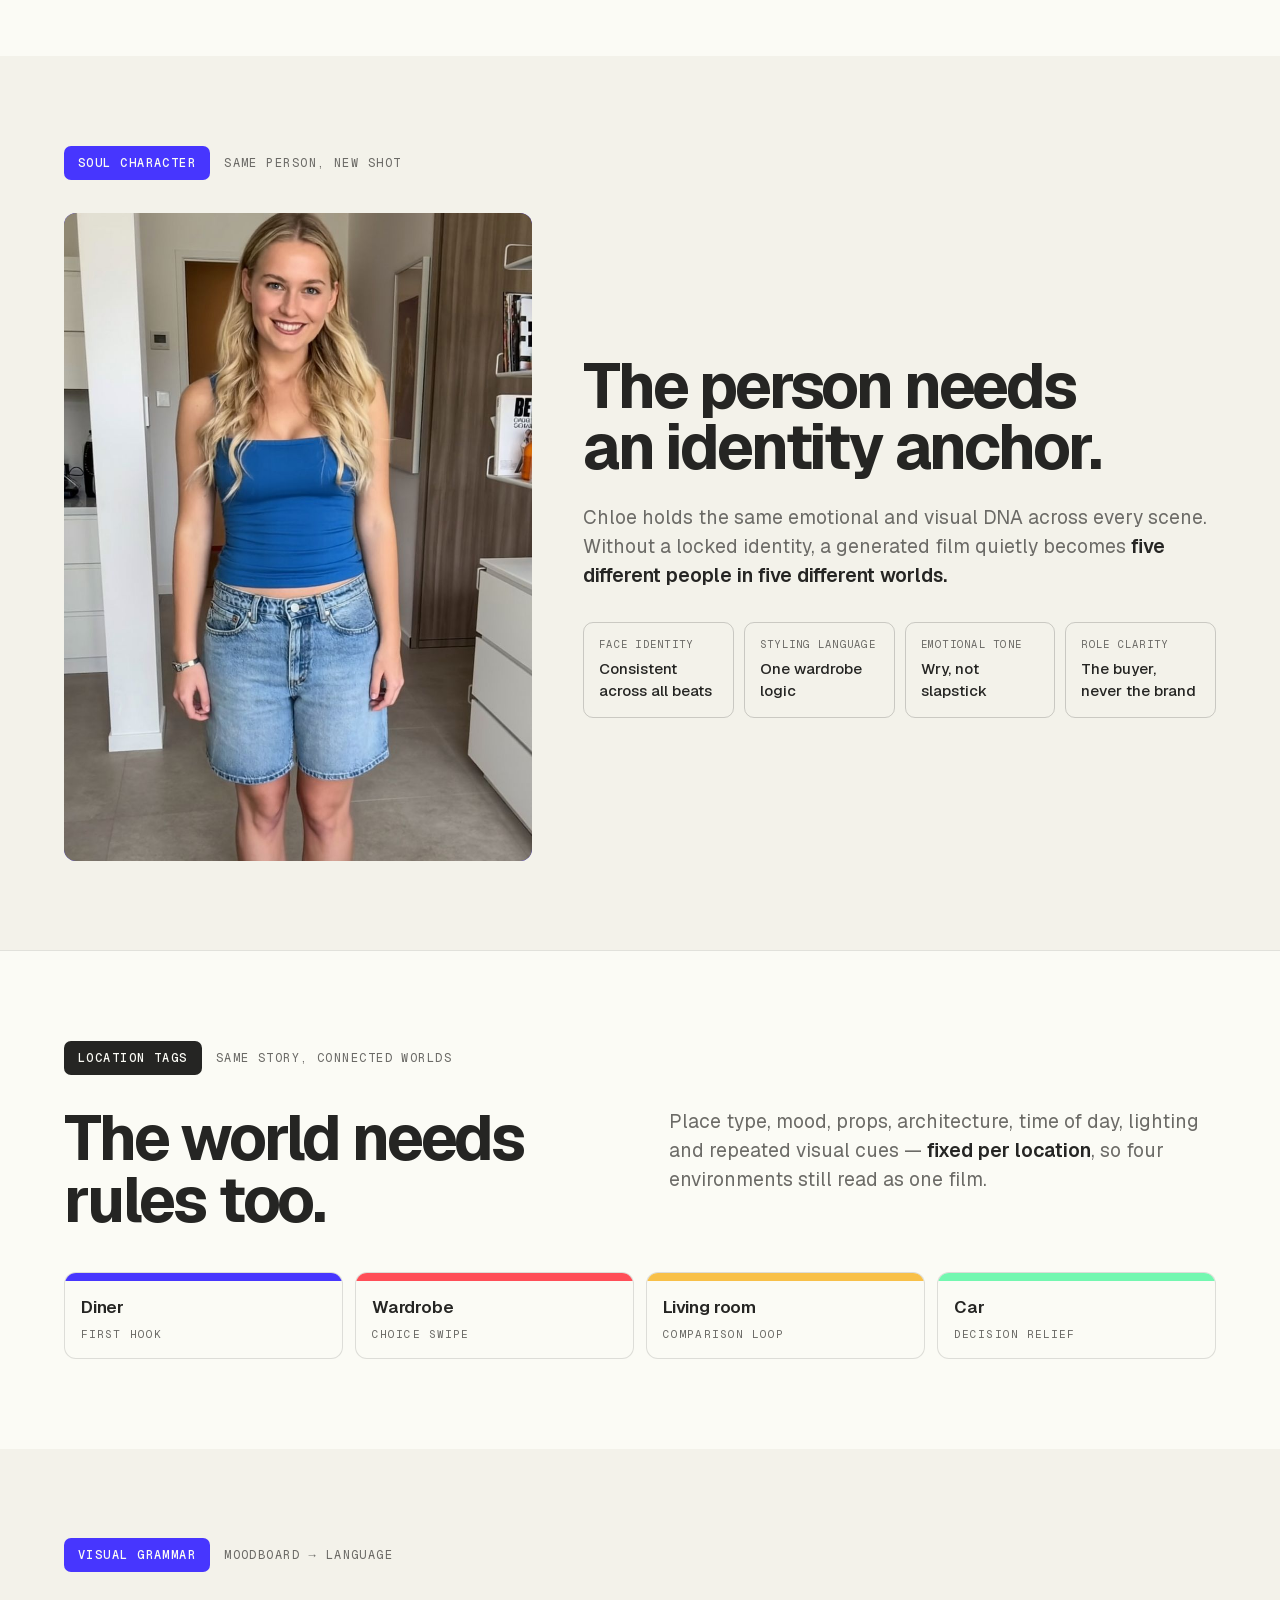
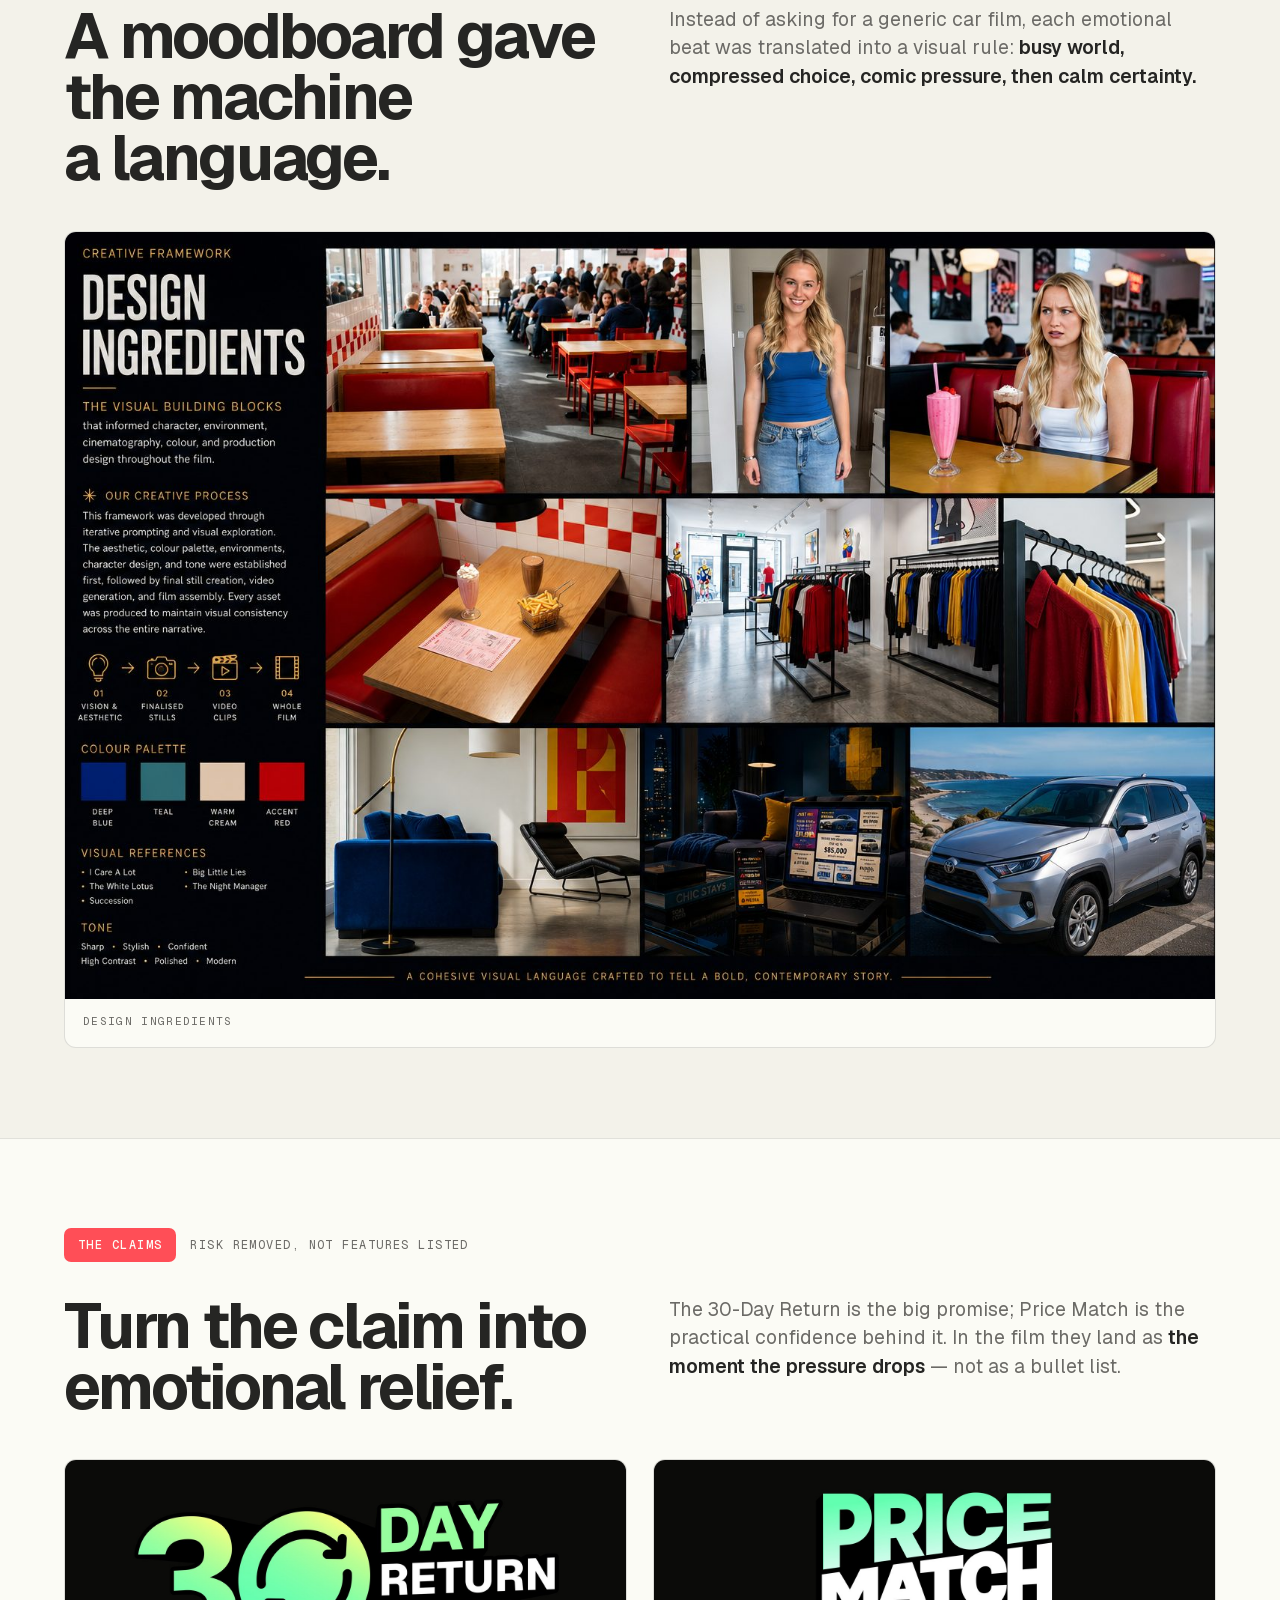
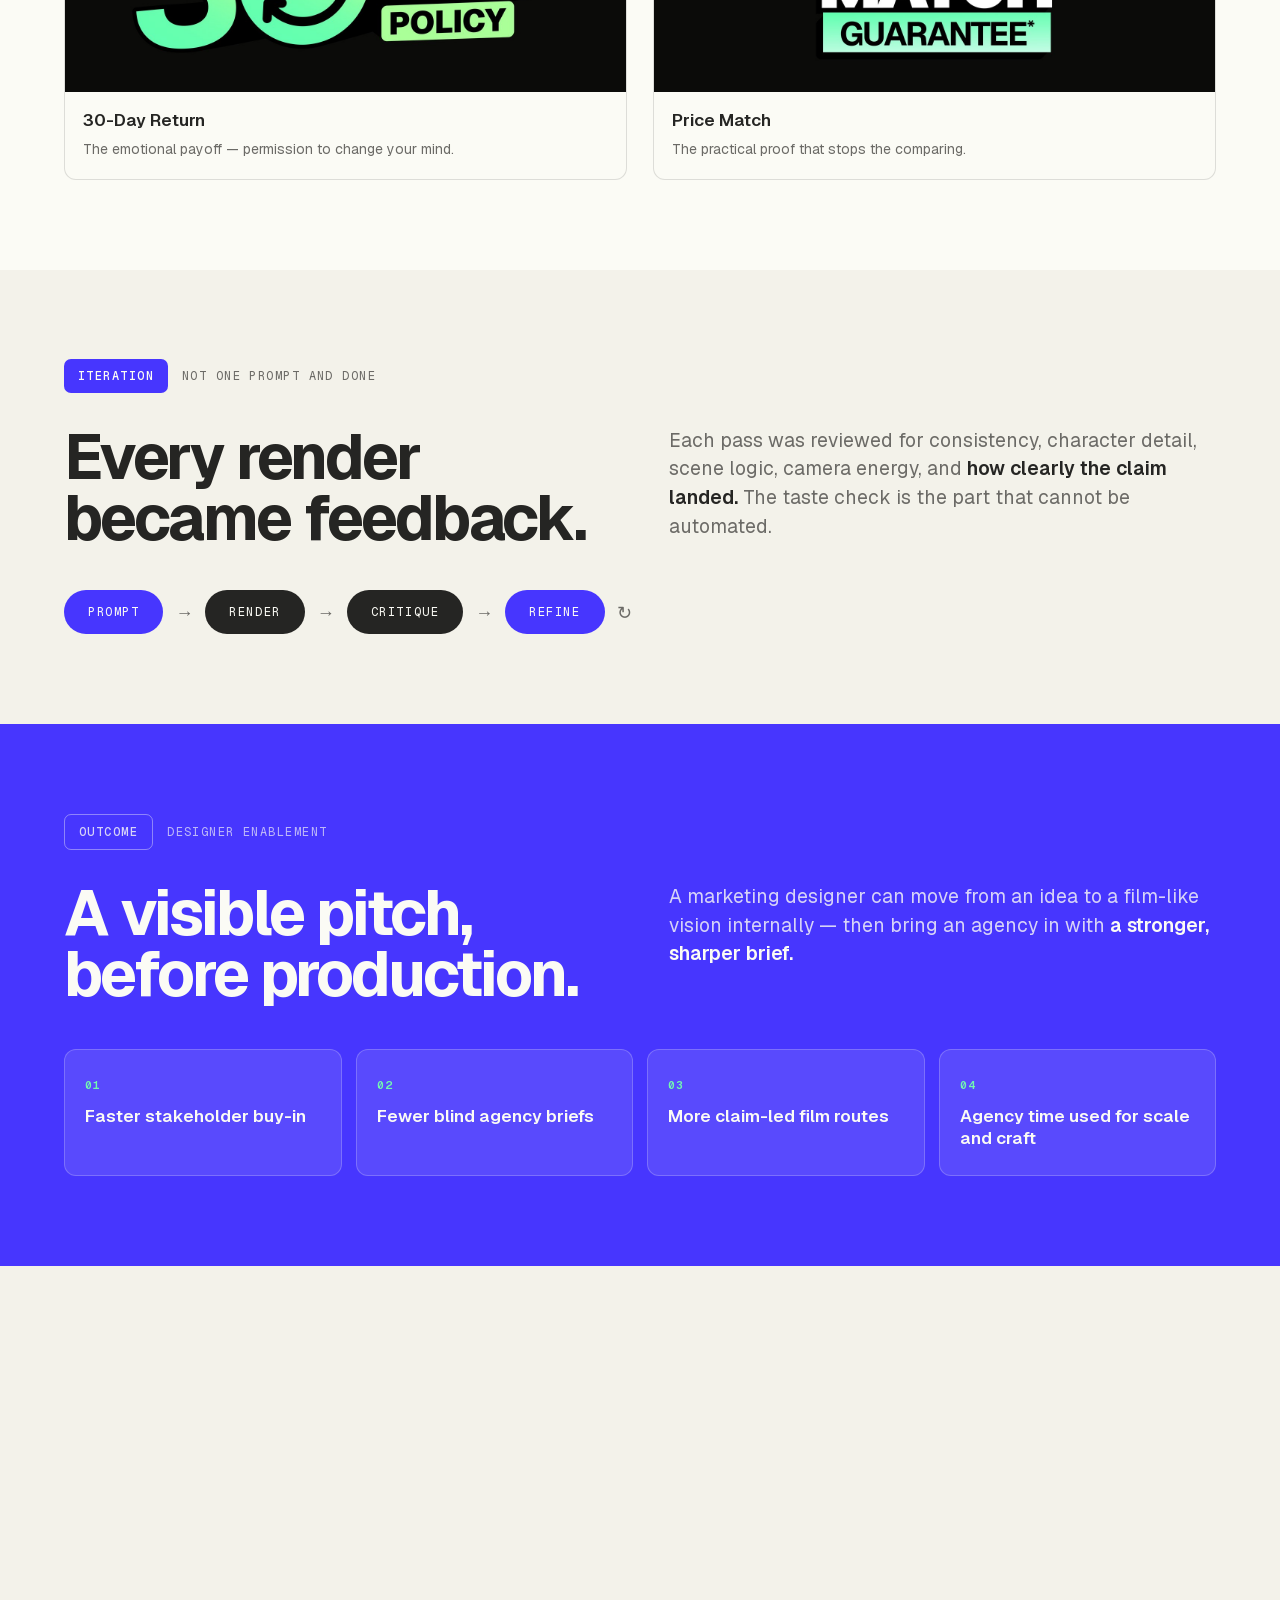
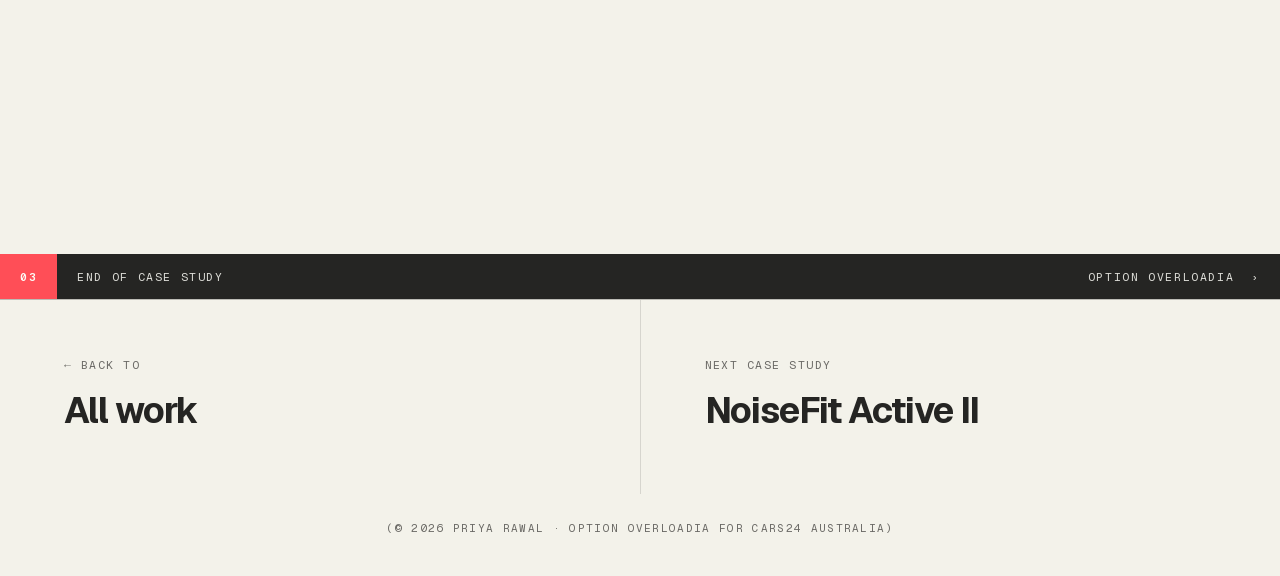
<file: option-overloadia.html>
<!doctype html>
<html lang="en">
<head>
<meta charset="utf-8">
<meta name="viewport" content="width=device-width, initial-scale=1">
<meta name="robots" content="index, follow, max-image-preview:large">
<meta name="description" content="A 31-second brand film for Cars24 Australia, generated frame by frame: the five-beat cure arc, the locked Soul Character and the prompt system behind them.">
<link rel="canonical" href="https://priyarawal47.github.io/option-overloadia.html">
<meta property="og:type" content="website">
<meta property="og:site_name" content="Priya Rawal">
<meta property="og:url" content="https://priyarawal47.github.io/option-overloadia.html">
<meta property="og:title" content="Option Overloadia — every frame generated">
<meta property="og:description" content="Compare, reopen, doubt, delay: the car buyer&#x27;s loop, named and cured in 31 seconds.">
<meta property="og:image" content="https://priyarawal47.github.io/priya-assets/work/cover-option-overloadia-laptop.png">
<meta property="og:image:width" content="1122">
<meta property="og:image:height" content="1402">
<meta property="og:image:alt" content="Option Overloadia — every frame generated">
<meta name="twitter:card" content="summary_large_image">
<title>Option Overloadia — Cars24 brand film</title>
<link rel="icon" href="data:image/svg+xml,%3Csvg xmlns='http://www.w3.org/2000/svg' viewBox='0 0 32 32'%3E%3Crect width='32' height='32' fill='%234736FE'/%3E%3Ctext x='16' y='23' font-size='19' text-anchor='middle' fill='%23F3F2EA' font-family='Helvetica,Arial' font-weight='bold'%3EO%3C/text%3E%3C/svg%3E">
<style>
@font-face{font-family:"Geist";src:url("priya-assets/fonts/geist-var.woff2") format("woff2");font-weight:100 900;font-style:normal;font-display:swap}
@font-face{font-family:"GeistMono";src:url("priya-assets/fonts/geistmono-var.woff2") format("woff2");font-weight:100 900;font-style:normal;font-display:swap}
@font-face{font-family:"Editorial";src:url("priya-assets/fonts/editorial-italic.woff2") format("woff2");font-weight:400;font-style:italic;font-display:swap}

:root{
  /* project palette */
  --cream:#F3F2EA;
  --paper:#FBFBF5;
  --blue:#4736FE;
  --red:#FF4E57;
  --dark:#252523;
  --black:#0B0B0A;
  --grey:#6B6A66;
  --amber:#F8C048;
  --lilac:#B8A3FF;
  --mint:#73F7B0;
  --sans:"Geist",-apple-system,BlinkMacSystemFont,"Segoe UI",Helvetica,sans-serif;
  --mono:"GeistMono",ui-monospace,SFMono-Regular,Menlo,monospace;
  --pad:clamp(20px,5vw,80px);
}
*{box-sizing:border-box}
html{scroll-behavior:smooth}
body{margin:0;background:var(--cream);color:var(--dark);
  font-family:var(--sans);font-size:16px;line-height:1.5;-webkit-font-smoothing:antialiased;overflow-x:hidden}
a{color:inherit;text-decoration:none}
img{display:block;max-width:100%}
[hidden]{display:none!important}
::selection{background:var(--blue);color:#fff}
:focus-visible{outline:3px solid var(--blue);outline-offset:3px}

/* ── deck devices ─────────────────────────────────────────── */
.tag{display:inline-block;background:var(--blue);color:var(--paper);
  font-family:var(--mono);font-size:12px;font-weight:500;letter-spacing:.12em;text-transform:uppercase;
  padding:8px 14px;border-radius:7px}
.tag.red{background:var(--red)}
.tag.dark{background:var(--dark)}
.tag.ghost{background:transparent;color:var(--grey);border:1px solid rgba(37,37,35,.24)}
.mono{font-family:var(--mono);font-size:12px;letter-spacing:.12em;text-transform:uppercase;color:var(--grey)}
h1,h2,h3{margin:0;font-weight:700;letter-spacing:-.035em;line-height:.98;text-wrap:balance}
h1{font-size:clamp(44px,7.4vw,104px);font-weight:800;letter-spacing:-.045em}
h2{font-size:clamp(34px,4.9vw,68px)}
h3{font-size:clamp(21px,2.1vw,30px);letter-spacing:-.02em}
p{margin:0}
.lead{font-size:clamp(17px,1.5vw,21px);line-height:1.5;color:var(--grey);max-width:52ch}
.lead b{color:var(--dark);font-weight:600}

/* dark section footer bar, like every deck slide */
.bar{display:flex;align-items:stretch;background:var(--dark);color:var(--paper);
  font-family:var(--mono);font-size:11.5px;letter-spacing:.14em;text-transform:uppercase}
.bar .num{background:var(--red);color:var(--paper);padding:14px 20px;font-weight:600}
.bar .lbl{padding:14px 20px;opacity:.86;flex:1}
.bar .brand{padding:14px 20px;display:flex;gap:12px;align-items:center;opacity:.86}

section{position:relative}
.pad{padding:clamp(56px,7vw,110px) var(--pad)}

/* ── top nav ──────────────────────────────────────────────── */
.topnav{position:sticky;top:0;z-index:50;display:flex;justify-content:space-between;align-items:center;
  gap:16px;padding:14px var(--pad);background:rgba(243,242,234,.86);backdrop-filter:blur(10px);
  border-bottom:1px solid rgba(37,37,35,.12)}
.topnav .back{display:inline-flex;align-items:center;gap:9px;font-family:var(--mono);font-size:12px;
  letter-spacing:.12em;text-transform:uppercase}
.topnav .back svg{width:13px;height:13px;transition:transform .35s cubic-bezier(.22,1,.36,1)}
.topnav .back:hover svg{transform:translateX(-4px)}
.topnav .who{font-family:var(--mono);font-size:12px;letter-spacing:.12em;text-transform:uppercase;color:var(--grey)}
.topnav .who em{font-family:"Editorial",Georgia,serif;font-style:italic;font-size:17px;letter-spacing:-.02em;color:var(--dark);text-transform:none}

/* ── hero: the deck's split ───────────────────────────────── */
.hero{display:grid;grid-template-columns:56% 44%;min-height:min(88vh,860px);border-bottom:1px solid rgba(37,37,35,.12)}
.hero-l{padding:clamp(40px,5.4vw,84px) var(--pad);display:flex;flex-direction:column;justify-content:center;align-items:flex-start;gap:clamp(22px,3vw,38px)}
.hero-l h1 span{color:var(--blue)}
.hero-r{position:relative;background:var(--blue);overflow:hidden;display:grid;place-items:center;min-height:340px}
.blob{position:absolute;width:62%;aspect-ratio:.74/1;background:var(--red);border-radius:46% 54% 50% 50%/40% 38% 62% 60%;
  top:9%;left:26%}
.disc{position:relative;z-index:2;width:64%;aspect-ratio:1;border-radius:50%;background:var(--cream);
  display:grid;place-items:center;text-align:center;padding:8%}
.disc .a{font-size:clamp(21px,2.5vw,34px);font-weight:700;letter-spacing:-.03em;line-height:1.05}
.disc .b{font-family:var(--mono);font-size:clamp(12px,1.2vw,16px);color:var(--red);margin-top:12px;letter-spacing:.02em}
.seal{position:absolute;z-index:3;top:7%;right:7%;width:clamp(74px,8.4vw,116px);aspect-ratio:1;background:var(--blue);
  display:grid;place-items:center;text-align:center;color:var(--paper);
  font-family:var(--mono);font-size:clamp(9px,.86vw,11.5px);font-weight:600;line-height:1.25;letter-spacing:.09em;
  clip-path:polygon(50.0% 0.0%,56.1% 7.4%,64.1% 2.0%,67.9% 10.9%,77.0% 7.9%,78.2% 17.5%,87.8% 17.3%,86.2% 26.8%,95.5% 29.2%,91.3% 37.9%,99.5% 42.9%,93.0% 50.0%,99.5% 57.1%,91.3% 62.1%,95.5% 70.8%,86.2% 73.2%,87.8% 82.7%,78.2% 82.5%,77.0% 92.1%,67.9% 89.1%,64.1% 98.0%,56.1% 92.6%,50.0% 100.0%,43.9% 92.6%,35.9% 98.0%,32.1% 89.1%,23.0% 92.1%,21.8% 82.5%,12.2% 82.7%,13.8% 73.2%,4.5% 70.8%,8.7% 62.1%,0.5% 57.1%,7.0% 50.0%,0.5% 42.9%,8.7% 37.9%,4.5% 29.2%,13.8% 26.8%,12.2% 17.3%,21.8% 17.5%,23.0% 7.9%,32.1% 10.9%,35.9% 2.0%,43.9% 7.4%)}

/* ── meta strip ───────────────────────────────────────────── */
/* flex-wrap, not grid: 5 items in a grid always leave an empty cell on some
   breakpoint, and the 1px-gap background shows through it as a grey block. */
.meta{display:flex;flex-wrap:wrap;background:var(--cream);
  border-bottom:1px solid rgba(37,37,35,.12);overflow:hidden}
.meta div{flex:1 1 200px;padding:22px 28px;
  border-left:1px solid rgba(37,37,35,.14);margin-left:-1px}
.meta div:first-child{padding-left:var(--pad)}
.meta dt{font-family:var(--mono);font-size:11px;letter-spacing:.13em;text-transform:uppercase;color:var(--grey);margin-bottom:7px}
.meta dd{margin:0;font-size:15px;font-weight:500;line-height:1.4}

/* ── film ─────────────────────────────────────────────────── */
.film{background:var(--black);padding:clamp(28px,4vw,64px) clamp(16px,4vw,64px) clamp(36px,4.6vw,72px)}
.film-head{display:flex;flex-wrap:wrap;gap:14px;align-items:center;justify-content:space-between;margin-bottom:22px}
.film-head .mono{color:rgba(251,251,245,.62)}
.film-wrap{position:relative;max-width:1320px;margin:0 auto;background:#000;border-radius:6px;overflow:hidden}
video{width:100%;height:auto;display:block;aspect-ratio:16/9;background:#000}
.film-note{max-width:1320px;margin:16px auto 0;font-family:var(--mono);font-size:11.5px;letter-spacing:.1em;
  text-transform:uppercase;color:rgba(251,251,245,.5)}

/* ── generic blocks ───────────────────────────────────────── */
.split{display:grid;grid-template-columns:minmax(0,1fr) minmax(0,1fr);gap:clamp(28px,4.6vw,72px);align-items:start}
.stack{display:flex;flex-direction:column;gap:clamp(18px,2vw,26px)}
.eyebrow{display:flex;align-items:center;gap:14px;margin-bottom:clamp(20px,2.6vw,34px)}

/* pressure cards */
.cards3{display:grid;grid-template-columns:repeat(auto-fit,minmax(210px,1fr));gap:14px}
.pcard{background:var(--paper);border:1px solid rgba(37,37,35,.12);border-radius:12px;padding:24px 22px 26px;
  display:flex;flex-direction:column;gap:9px;min-height:150px;justify-content:flex-end}
.pcard .k{font-family:var(--mono);font-size:11.5px;letter-spacing:.13em;text-transform:uppercase;color:var(--red)}
.pcard .t{font-size:clamp(22px,2.2vw,30px);font-weight:700;letter-spacing:-.03em;line-height:1}
.pcard .d{font-size:14px;color:var(--grey);line-height:1.45}

/* the loop words */
.loopwords{display:flex;flex-wrap:wrap;gap:10px}
.loopwords span{font-family:var(--mono);font-size:clamp(12px,1.15vw,14px);letter-spacing:.12em;text-transform:uppercase;
  border:1px solid rgba(37,37,35,.26);border-radius:100px;padding:10px 18px}
.loopwords span:nth-child(4n+1){background:var(--blue);color:var(--paper);border-color:var(--blue)}
.loopwords span:nth-child(4n+3){background:var(--red);color:var(--paper);border-color:var(--red)}

/* beats */
.beats{display:flex;flex-direction:column;gap:clamp(26px,3.4vw,54px)}
.beat{display:grid;grid-template-columns:minmax(0,1.25fr) minmax(0,1fr);gap:clamp(20px,3vw,48px);align-items:center}
.beat:nth-child(even) .beat-img{order:2}
.beat-img{border-radius:10px;overflow:hidden;background:rgba(37,37,35,.08);aspect-ratio:16/9}
.beat-img img{width:100%;height:100%;object-fit:cover}
.beat-txt{display:flex;flex-direction:column;gap:12px}
.beat-txt .n{font-family:var(--mono);font-size:12px;letter-spacing:.14em;color:var(--red);font-weight:600}
.beat-txt h3{font-size:clamp(24px,2.7vw,38px);font-weight:700;letter-spacing:-.03em}
.beat-txt p{color:var(--grey);font-size:15.5px;line-height:1.5;max-width:44ch}

/* numbered process steps */
.steps{display:grid;grid-template-columns:repeat(auto-fit,minmax(215px,1fr));gap:12px}
.step{background:var(--cream);border:1px solid rgba(37,37,35,.16);border-radius:12px;
  padding:24px 22px 28px;display:flex;flex-direction:column;gap:8px;min-height:158px}
.step .n{font-family:var(--mono);font-size:11.5px;letter-spacing:.13em;color:var(--blue);font-weight:600}
.step .t{font-size:19px;font-weight:600;letter-spacing:-.02em}
.step .d{font-size:14px;color:var(--grey);line-height:1.45}

/* chloe */
.chloe{display:grid;grid-template-columns:minmax(0,.85fr) minmax(0,1.15fr);gap:clamp(26px,4vw,64px);align-items:center}
.chloe-img{border-radius:12px;overflow:hidden;background:var(--blue);position:relative;
  max-height:min(72vh,660px)}
.chloe-img img{width:100%;height:100%;object-fit:cover;object-position:center 18%}
.traits{display:grid;grid-template-columns:repeat(auto-fit,minmax(140px,1fr));gap:10px;margin-top:6px}
.trait{border:1px solid rgba(37,37,35,.2);border-radius:10px;padding:14px 15px}
.trait .k{font-family:var(--mono);font-size:10.5px;letter-spacing:.12em;text-transform:uppercase;color:var(--grey)}
.trait .v{font-size:15px;font-weight:500;margin-top:5px}

/* location tags */
.locs{display:grid;grid-template-columns:repeat(auto-fit,minmax(190px,1fr));gap:12px}
.loc{border-radius:12px;overflow:hidden;border:1px solid rgba(37,37,35,.14);background:var(--paper)}
.loc .cap{padding:14px 16px 16px}
.loc .cap .k{font-size:17px;font-weight:600;letter-spacing:-.01em}
.loc .cap .d{font-family:var(--mono);font-size:11px;letter-spacing:.1em;text-transform:uppercase;color:var(--grey);margin-top:5px}
.loc .sw{height:8px;background:var(--blue)}
.loc:nth-child(2) .sw{background:var(--red)}
.loc:nth-child(3) .sw{background:var(--amber)}
.loc:nth-child(4) .sw{background:var(--mint)}

/* reference sheets */
.sheets{display:grid;grid-template-columns:repeat(auto-fit,minmax(300px,1fr));gap:clamp(16px,2vw,28px)}
.sheet{border:1px solid rgba(37,37,35,.14);border-radius:12px;overflow:hidden;background:var(--paper)}
.sheet img{width:100%;height:auto}
.sheet .cap{padding:14px 18px 18px;font-family:var(--mono);font-size:11px;letter-spacing:.12em;text-transform:uppercase;color:var(--grey)}

/* claims */
.claims{display:grid;grid-template-columns:repeat(auto-fit,minmax(280px,1fr));gap:clamp(16px,2vw,28px);align-items:start}
.claim{border-radius:12px;overflow:hidden;background:var(--paper);border:1px solid rgba(37,37,35,.14)}
.claim img{width:100%;height:auto}
.claim .cap{padding:16px 18px 20px}
.claim .cap .t{font-size:17px;font-weight:600}
.claim .cap .d{font-size:14px;color:var(--grey);margin-top:5px;line-height:1.45}

/* loop diagram */
.loopflow{display:flex;flex-wrap:wrap;align-items:center;gap:12px}
.loopflow .node{background:var(--dark);color:var(--paper);border-radius:100px;padding:13px 24px;
  font-family:var(--mono);font-size:12px;letter-spacing:.13em;text-transform:uppercase}
.loopflow .node.alt{background:var(--blue)}
.loopflow .arr{color:var(--grey);font-size:18px}

/* outcome */
.outcome{background:var(--blue);color:var(--paper)}
.outcome h2{color:var(--paper)}
.outcome .lead{color:rgba(251,251,245,.8)}
.outcome .lead b{color:var(--paper)}
.ocards{display:grid;grid-template-columns:repeat(auto-fit,minmax(210px,1fr));gap:14px;margin-top:clamp(28px,3.4vw,48px)}
.ocard{background:rgba(251,251,245,.1);border:1px solid rgba(251,251,245,.22);border-radius:12px;padding:22px 20px 26px}
.ocard .n{font-family:var(--mono);font-size:11.5px;letter-spacing:.13em;color:var(--mint);font-weight:600}
.ocard .t{font-size:17px;font-weight:600;margin-top:9px;line-height:1.3}
.outcome .mono{color:rgba(251,251,245,.66)}
.outcome .tag.ghost{color:rgba(251,251,245,.8);border-color:rgba(251,251,245,.4)}

/* pull quote */
.pull{background:var(--dark);color:var(--paper);text-align:center}
.pull q{display:block;font-size:clamp(28px,4.4vw,60px);font-weight:700;letter-spacing:-.035em;line-height:1.03;
  max-width:19ch;margin:0 auto;quotes:none}
.pull q .hi{color:var(--red)}
.pull .mono{color:rgba(251,251,245,.55);margin-top:24px}

/* end */
.endnav{display:grid;grid-template-columns:1fr 1fr;gap:1px;background:rgba(37,37,35,.14);border-top:1px solid rgba(37,37,35,.14)}
.endnav a,.endnav div{background:var(--cream);padding:clamp(34px,4.4vw,64px) var(--pad);display:flex;flex-direction:column;gap:10px}
.endnav .k{font-family:var(--mono);font-size:11.5px;letter-spacing:.13em;text-transform:uppercase;color:var(--grey)}
.endnav .v{font-size:clamp(24px,2.8vw,38px);font-weight:700;letter-spacing:-.03em}
.endnav a:hover .v{color:var(--blue)}
.colophon{padding:26px var(--pad) 40px;font-family:var(--mono);font-size:11px;letter-spacing:.12em;
  text-transform:uppercase;color:var(--grey);text-align:center}

/* reveal */
.rv{opacity:0;transform:translateY(20px);transition:opacity .8s cubic-bezier(.22,1,.36,1),transform .8s cubic-bezier(.22,1,.36,1)}
.rv.in{opacity:1;transform:none}

@media (max-width:900px){
  .hero{grid-template-columns:1fr}
  .hero-r{min-height:420px}
  .split,.beat,.chloe{grid-template-columns:1fr}
  .beat:nth-child(even) .beat-img{order:0}
  .endnav{grid-template-columns:1fr}
  .bar{font-size:10.5px}
  .bar .num,.bar .lbl,.bar .brand{padding:12px 14px}
}
@media (prefers-reduced-motion:reduce){
  html{scroll-behavior:auto}
  *{animation-duration:.01ms!important;transition-duration:.01ms!important}
  .rv{opacity:1;transform:none}
}
</style>
</head>
<body>

<header class="topnav">
  <a class="back" href="index.html#works">
    <svg viewBox="0 0 16 16" fill="none" aria-hidden="true"><path d="M10 13L5 8l5-5" stroke="currentColor" stroke-width="1.6" stroke-linecap="square"/></svg>
    All work
  </a>
  <span class="who"><em>priya rawal</em> &nbsp;·&nbsp; Case study 01</span>
</header>

<!-- ── HERO ─────────────────────────────────────────────── -->
<section class="hero">
  <div class="hero-l">
    <span class="tag">AI Workflow</span>
    <span class="mono" style="margin-top:-14px">Cars24 Australia · brand film</span>
    <h1>Option<br>Overload<span>ia</span></h1>
    <p class="lead">Naming the thing every car buyer already does — <b>compare, reopen, doubt, delay</b> — and turning it into a 31-second film that ends in relief.</p>
    <div class="loopwords" aria-hidden="true">
      <span>Compare</span><span>Reopen</span><span>Doubt</span><span>Delay</span>
    </div>
  </div>
  <div class="hero-r">
    <div class="blob" aria-hidden="true"></div>
    <div class="disc">
      <div>
        <p class="a">not a car ad</p>
        <p class="b">a mirror</p>
      </div>
    </div>
    <div class="seal" aria-hidden="true"><span>3 sec<br>rule</span></div>
  </div>
</section>

<div class="bar">
  <span class="num">01</span>
  <span class="lbl">The rule / outcome</span>
  <span class="brand">Cars24 &nbsp;›</span>
</div>

<!-- ── META ─────────────────────────────────────────────── -->
<dl class="meta">
  <div><dt>Client</dt><dd>Cars24</dd></div>
  <div><dt>Format</dt><dd>31-second brand film</dd></div>
  <div><dt>Role</dt><dd>Senior Design Manager — strategy, world, character, prompt system, final cut</dd></div>
  <div><dt>Made with</dt><dd>Higgsfield Supercomputer</dd></div>
  <div><dt>Year</dt><dd>2026</dd></div>
</dl>

<!-- ── FILM ─────────────────────────────────────────────── -->
<section class="film" id="film">
  <div class="film-head">
    <span class="tag red">The final film</span>
    <span class="mono">1920 × 1080 · 31 sec · sound on</span>
  </div>
  <div class="film-wrap">
    <video controls playsinline preload="metadata" poster="priya-assets/cars24/poster.jpg">
      <source src="priya-assets/cars24/option-overloadia.mp4" type="video/mp4">
      Your browser can’t play this video. <a href="priya-assets/cars24/option-overloadia.mp4">Download it instead.</a>
    </video>
  </div>
  <p class="film-note">Every frame generated — no shoot, no crew, no location fee.</p>
</section>

<!-- ── 01 THE RULE ──────────────────────────────────────── -->
<section class="pad rv">
  <div class="eyebrow"><span class="tag">Analysis</span><span class="mono">The three-second rule</span></div>
  <div class="split">
    <h2>3 seconds<br>to feel seen.</h2>
    <div class="stack">
      <p class="lead">The first job is not to sell a car. It is to make the viewer think: <b>this is exactly how I decide.</b></p>
      <p class="lead">Recognition earns the next twenty-eight seconds. Everything in the film is ordered around that — the joke lands before the brand does, and the claim only arrives once the problem is felt.</p>
    </div>
  </div>
</section>

<!-- ── 02 HUMAN TRUTH ───────────────────────────────────── -->
<section class="pad rv" style="background:var(--paper);border-top:1px solid rgba(37,37,35,.12);border-bottom:1px solid rgba(37,37,35,.12)">
  <div class="eyebrow"><span class="tag dark">Human psychology</span><span class="mono">Choice overload</span></div>
  <div class="split" style="margin-bottom:clamp(28px,3.4vw,48px)">
    <h2>More options.<br>Less confidence.</h2>
    <p class="lead">Modern buyers are not short of choice. They are short of <b>relief from the pressure of making the perfect choice.</b> They are not asking for more inventory. They are asking for less pressure.</p>
  </div>
  <div class="cards3">
    <div class="pcard"><span class="k">Compare</span><span class="t">More inputs</span><span class="d">Every extra tab adds information and subtracts certainty.</span></div>
    <div class="pcard"><span class="k">Delay</span><span class="t">Less certainty</span><span class="d">The decision gets postponed rather than made.</span></div>
    <div class="pcard"><span class="k">Reopen</span><span class="t">The same decision</span><span class="d">And the whole loop starts again from the top.</span></div>
  </div>
</section>

<!-- ── PULL ─────────────────────────────────────────────── -->
<section class="pad pull rv">
  <q>It is funny because the <span class="hi">behaviour is true.</span></q>
  <p class="mono">The hook device</p>
</section>

<!-- ── 03 BEATS ─────────────────────────────────────────── -->
<section class="pad rv">
  <div class="eyebrow"><span class="tag">Film beat map</span><span class="mono">Five beats, one cure arc</span></div>
  <div class="split" style="margin-bottom:clamp(34px,4.4vw,64px)">
    <h2>The idea became<br>a five-beat<br>cure arc.</h2>
    <p class="lead">The finished film moves from comic overload to claim-backed calm: <b>attention first, then choice pressure, then the solution.</b></p>
  </div>

  <div class="beats">
    <div class="beat rv">
      <div class="beat-img"><img src="priya-assets/cars24/beat-1-diner.jpg" alt="A woman in a diner booth looks warily at two milkshakes she has to choose between." loading="lazy"></div>
      <div class="beat-txt"><span class="n">Beat 01</span><h3>Diner hook</h3><p>Option Overloadia lands in the first three seconds. Two milkshakes, one person, and a decision that should be trivial.</p></div>
    </div>
    <div class="beat rv">
      <div class="beat-img"><img src="priya-assets/cars24/beat-2-swipe.jpg" alt="A rapid sequence of outfit changes standing in for decision fatigue." loading="lazy"></div>
      <div class="beat-txt"><span class="n">Beat 02</span><h3>Choice swipe</h3><p>Outfit changes become decision fatigue. The cutting speeds up as the certainty drops.</p></div>
    </div>
    <div class="beat rv">
      <div class="beat-img"><img src="priya-assets/cars24/beat-3-overload.jpg" alt="A living room crowded with floating car listings and price cards." loading="lazy"></div>
      <div class="beat-txt"><span class="n">Beat 03</span><h3>Option overload</h3><p>Car cards crowd the living-room world until the space itself is unusable. The pressure peaks here.</p></div>
    </div>
    <div class="beat rv">
      <div class="beat-img"><img src="priya-assets/cars24/beat-4-claim.jpg?v=2" alt="The 30 Day Return Policy lockup, as it lands in the film." loading="lazy"></div>
      <div class="beat-txt"><span class="n">Beat 04</span><h3>Claim relief</h3><p>Price Match and the 30-Day Return reduce the risk — the claims arrive as emotional relief, not as a feature list.</p></div>
    </div>
    <div class="beat rv">
      <div class="beat-img"><img src="priya-assets/cars24/beat-5-ease.jpg" alt="Driving away — the decision has become movement." loading="lazy"></div>
      <div class="beat-txt"><span class="n">Beat 05</span><h3>Mind at ease</h3><p>The decision becomes movement. No celebration, no hard sell — just someone who can finally go.</p></div>
    </div>
  </div>
</section>

<div class="bar">
  <span class="num">02</span>
  <span class="lbl">How it was made</span>
  <span class="brand">Higgsfield Supercomputer &nbsp;›</span>
</div>

<!-- ── 04 SYSTEM ────────────────────────────────────────── -->
<section class="pad rv" style="background:var(--paper)">
  <div class="eyebrow"><span class="tag">Generation system</span><span class="mono">Brief → output</span></div>
  <div class="split" style="margin-bottom:clamp(30px,3.6vw,52px)">
    <h2>The brief is broken<br>into controllable<br>steps.</h2>
    <p class="lead">This is how the process avoids one giant prompt. Each stage makes the film easier to <b>steer, compare, refine and expand</b> — a creative workflow layer rather than a single generator.</p>
  </div>
  <div class="steps">
    <div class="step"><span class="n">01 · Brief</span><span class="t">Idea, audience, tone</span><span class="d">A point of view on the page before anything is generated.</span></div>
    <div class="step"><span class="n">02 · Constants</span><span class="t">Character, world, camera</span><span class="d">The rules every shot has to obey.</span></div>
    <div class="step"><span class="n">03 · Scenes</span><span class="t">Scene-level prompts</span><span class="d">Each beat written as its own mini brief.</span></div>
    <div class="step"><span class="n">04 · Anchors</span><span class="t">Soul Character + tags</span><span class="d">Identity and place locked so they survive every render.</span></div>
    <div class="step"><span class="n">05 · Variants</span><span class="t">Compare the routes</span><span class="d">Strongest options set side by side, not judged in isolation.</span></div>
    <div class="step"><span class="n">06 · Context</span><span class="t">Feed winners back</span><span class="d">What worked becomes an input for the next pass.</span></div>
    <div class="step"><span class="n">07 · Assets</span><span class="t">Clips and pitch visuals</span><span class="d">Film, stills and deck out of one pipeline.</span></div>
  </div>
</section>

<!-- ── 05 CHLOE ─────────────────────────────────────────── -->
<section class="pad rv">
  <div class="eyebrow"><span class="tag">Soul Character</span><span class="mono">Same person, new shot</span></div>
  <div class="chloe">
    <div class="chloe-img"><img src="priya-assets/cars24/chloe.jpg" alt="Chloe — the film's Soul Character reference portrait." loading="lazy"></div>
    <div class="stack">
      <h2>The person needs<br>an identity anchor.</h2>
      <p class="lead">Chloe holds the same emotional and visual DNA across every scene. Without a locked identity, a generated film quietly becomes <b>five different people in five different worlds.</b></p>
      <div class="traits">
        <div class="trait"><div class="k">Face identity</div><div class="v">Consistent across all beats</div></div>
        <div class="trait"><div class="k">Styling language</div><div class="v">One wardrobe logic</div></div>
        <div class="trait"><div class="k">Emotional tone</div><div class="v">Wry, not slapstick</div></div>
        <div class="trait"><div class="k">Role clarity</div><div class="v">The buyer, never the brand</div></div>
      </div>
    </div>
  </div>
</section>

<!-- ── 06 LOCATIONS ─────────────────────────────────────── -->
<section class="pad rv" style="background:var(--paper);border-top:1px solid rgba(37,37,35,.12)">
  <div class="eyebrow"><span class="tag dark">Location tags</span><span class="mono">Same story, connected worlds</span></div>
  <div class="split" style="margin-bottom:clamp(26px,3.2vw,44px)">
    <h2>The world needs<br>rules too.</h2>
    <p class="lead">Place type, mood, props, architecture, time of day, lighting and repeated visual cues — <b>fixed per location</b>, so four environments still read as one film.</p>
  </div>
  <div class="locs">
    <div class="loc"><div class="sw"></div><div class="cap"><div class="k">Diner</div><div class="d">First hook</div></div></div>
    <div class="loc"><div class="sw"></div><div class="cap"><div class="k">Wardrobe</div><div class="d">Choice swipe</div></div></div>
    <div class="loc"><div class="sw"></div><div class="cap"><div class="k">Living room</div><div class="d">Comparison loop</div></div></div>
    <div class="loc"><div class="sw"></div><div class="cap"><div class="k">Car</div><div class="d">Decision relief</div></div></div>
  </div>
</section>

<!-- ── 07 SHEETS ────────────────────────────────────────── -->
<section class="pad rv">
  <div class="eyebrow"><span class="tag">Visual grammar</span><span class="mono">Moodboard → language</span></div>
  <div class="split" style="margin-bottom:clamp(26px,3.2vw,44px)">
    <h2>A moodboard gave<br>the machine<br>a language.</h2>
    <p class="lead">Instead of asking for a generic car film, each emotional beat was translated into a visual rule: <b>busy world, compressed choice, comic pressure, then calm certainty.</b></p>
  </div>
  <div class="sheets">
    <div class="sheet"><img src="priya-assets/cars24/moodboard.jpg" alt="The design ingredients moodboard for the film." loading="lazy"><div class="cap">Design ingredients</div></div>
  </div>
</section>

<!-- ── 08 CLAIMS ────────────────────────────────────────── -->
<section class="pad rv" style="background:var(--paper);border-top:1px solid rgba(37,37,35,.12)">
  <div class="eyebrow"><span class="tag red">The claims</span><span class="mono">Risk removed, not features listed</span></div>
  <div class="split" style="margin-bottom:clamp(26px,3.2vw,44px)">
    <h2>Turn the claim into<br>emotional relief.</h2>
    <p class="lead">The 30-Day Return is the big promise; Price Match is the practical confidence behind it. In the film they land as <b>the moment the pressure drops</b> — not as a bullet list.</p>
  </div>
  <div class="claims">
    <div class="claim"><img src="priya-assets/cars24/claim-30day.jpg?v=2" alt="The 30-day return claim treatment." loading="lazy"><div class="cap"><div class="t">30-Day Return</div><div class="d">The emotional payoff — permission to change your mind.</div></div></div>
    <div class="claim"><img src="priya-assets/cars24/claim-pmg.jpg?v=2" alt="The price match guarantee claim treatment." loading="lazy"><div class="cap"><div class="t">Price Match</div><div class="d">The practical proof that stops the comparing.</div></div></div>
  </div>
</section>

<!-- ── 09 ITERATION ─────────────────────────────────────── -->
<section class="pad rv">
  <div class="eyebrow"><span class="tag">Iteration</span><span class="mono">Not one prompt and done</span></div>
  <div class="split" style="margin-bottom:clamp(26px,3.2vw,42px)">
    <h2>Every render<br>became feedback.</h2>
    <p class="lead">Each pass was reviewed for consistency, character detail, scene logic, camera energy, and <b>how clearly the claim landed.</b> The taste check is the part that cannot be automated.</p>
  </div>
  <div class="loopflow">
    <span class="node alt">Prompt</span><span class="arr">→</span>
    <span class="node">Render</span><span class="arr">→</span>
    <span class="node">Critique</span><span class="arr">→</span>
    <span class="node alt">Refine</span><span class="arr">↻</span>
  </div>
</section>

<!-- ── 10 OUTCOME ───────────────────────────────────────── -->
<section class="pad outcome rv">
  <div class="eyebrow"><span class="tag ghost">Outcome</span><span class="mono">Designer enablement</span></div>
  <div class="split">
    <h2>A visible pitch,<br>before production.</h2>
    <p class="lead">A marketing designer can move from an idea to a film-like vision internally — then bring an agency in with <b>a stronger, sharper brief.</b></p>
  </div>
  <div class="ocards">
    <div class="ocard"><span class="n">01</span><div class="t">Faster stakeholder buy-in</div></div>
    <div class="ocard"><span class="n">02</span><div class="t">Fewer blind agency briefs</div></div>
    <div class="ocard"><span class="n">03</span><div class="t">More claim-led film routes</div></div>
    <div class="ocard"><span class="n">04</span><div class="t">Agency time used for scale and craft</div></div>
  </div>
</section>

<!-- ── KEY LEARNINGS ────────────────────────────────────── -->
<section class="pad rv" style="background:var(--paper);border-top:1px solid rgba(37,37,35,.12)">
  <div class="eyebrow"><span class="tag dark">Key learnings</span><span class="mono">What I'd carry into the next one</span></div>
  <div class="split" style="margin-bottom:clamp(26px,3.2vw,44px)">
    <h2>The system is<br>the deliverable.</h2>
    <p class="lead">The film was the visible output. The reusable part — a locked character, stable locations, a prompt structure and a review loop — is what makes <b>the second film cost a fraction of the first.</b></p>
  </div>
  <div class="cards3">
    <div class="pcard"><span class="k">01</span><span class="t">Strategy first</span><span class="d">The tool only performs when the brief already has a point of view. A sharp deck beat a clever prompt every time.</span></div>
    <div class="pcard"><span class="k">02</span><span class="t">Anchor before you scale</span><span class="d">Identity and location had to be locked early. Retrofitting consistency across finished shots is far more expensive.</span></div>
    <div class="pcard"><span class="k">03</span><span class="t">Taste stays human</span><span class="d">Generation is cheap; judging which route lands the claim is the part that decides whether the film works.</span></div>
  </div>
</section>

<div class="bar">
  <span class="num">03</span>
  <span class="lbl">End of case study</span>
  <span class="brand">Option Overloadia &nbsp;›</span>
</div>

<nav class="endnav">
  <a href="index.html#works">
    <span class="k">← Back to</span>
    <span class="v">All work</span>
  </a>
  <a href="noisefit-active-ii.html">
    <span class="k">Next case study</span>
    <span class="v">NoiseFit Active II</span>
  </a>
</nav>
<p class="colophon">(© 2026 Priya Rawal · Option Overloadia for Cars24 Australia)</p>

<script>
const io = new IntersectionObserver((es) => {
  es.forEach(e => { if (e.isIntersecting) { e.target.classList.add('in'); io.unobserve(e.target); } });
}, {threshold: 0.08, rootMargin: '0px 0px -6% 0px'});
document.querySelectorAll('.rv').forEach(el => io.observe(el));
</script>
</body>
</html>
</file>
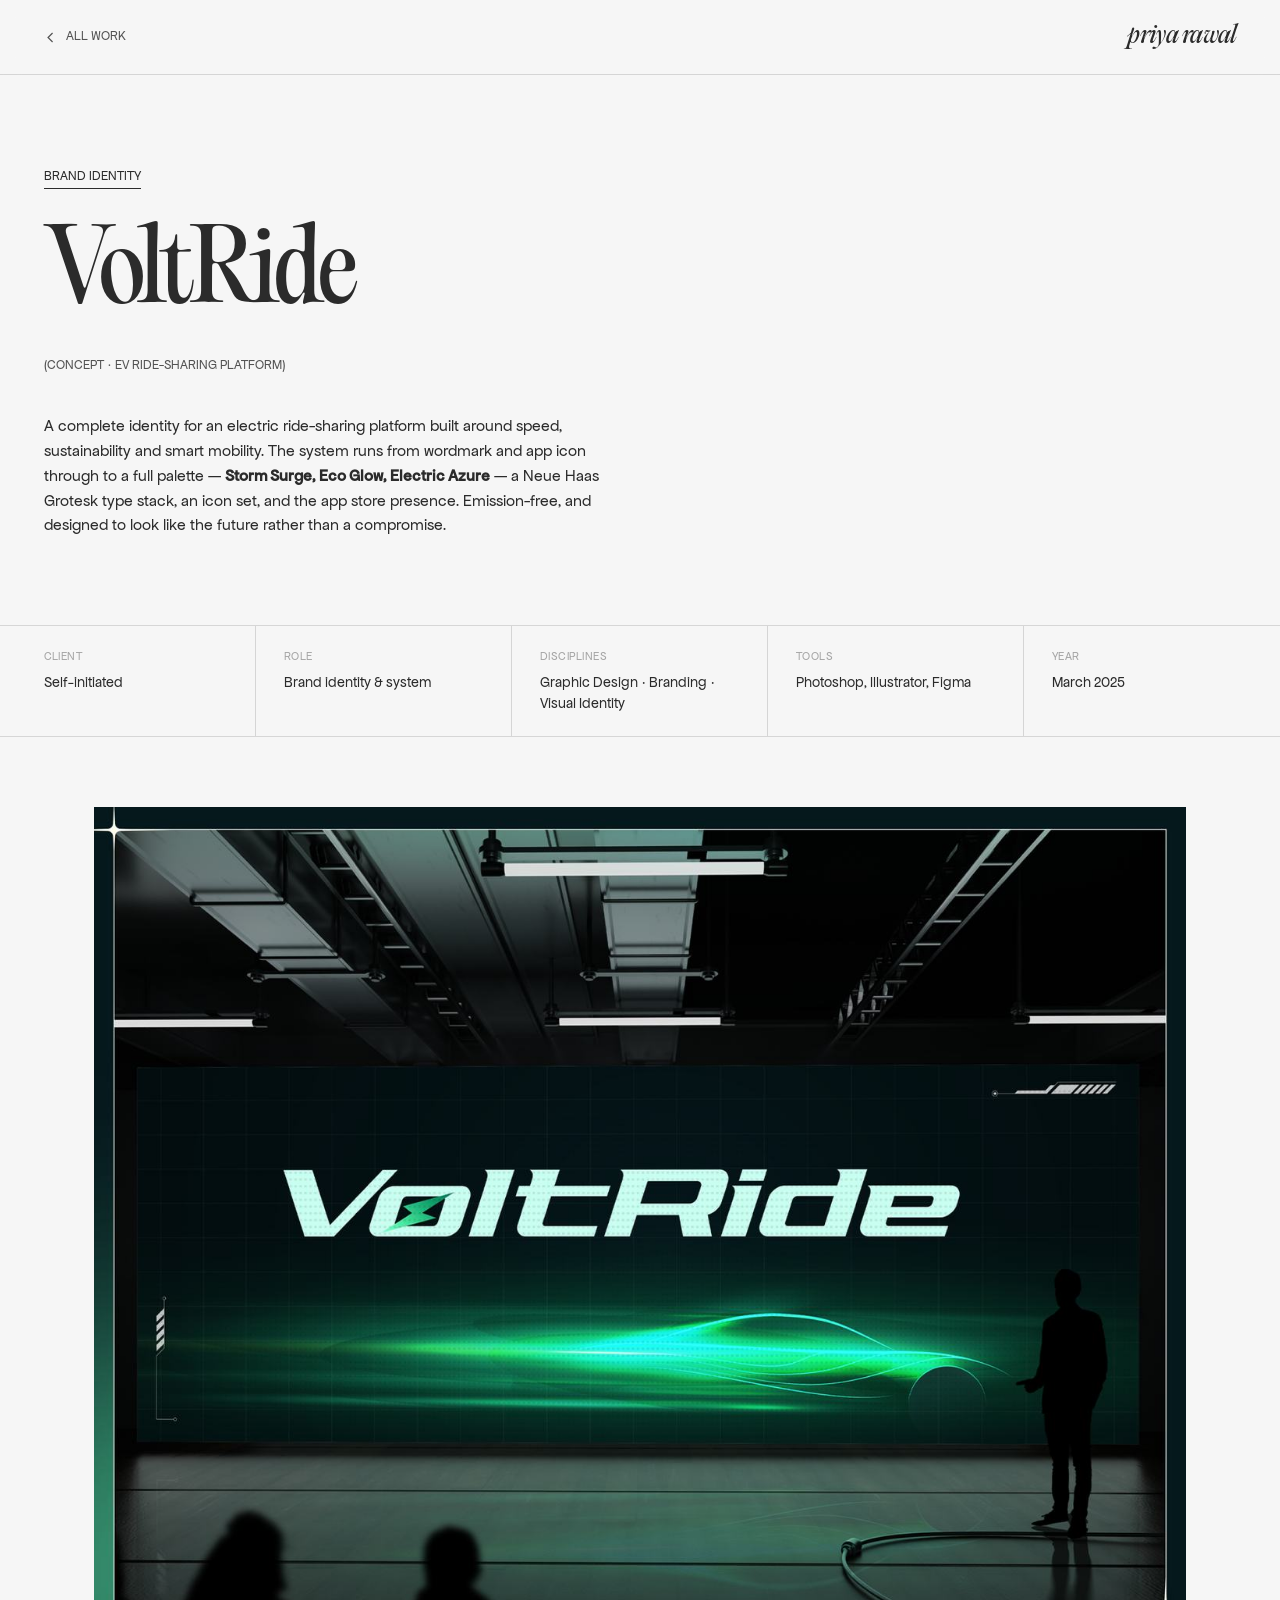
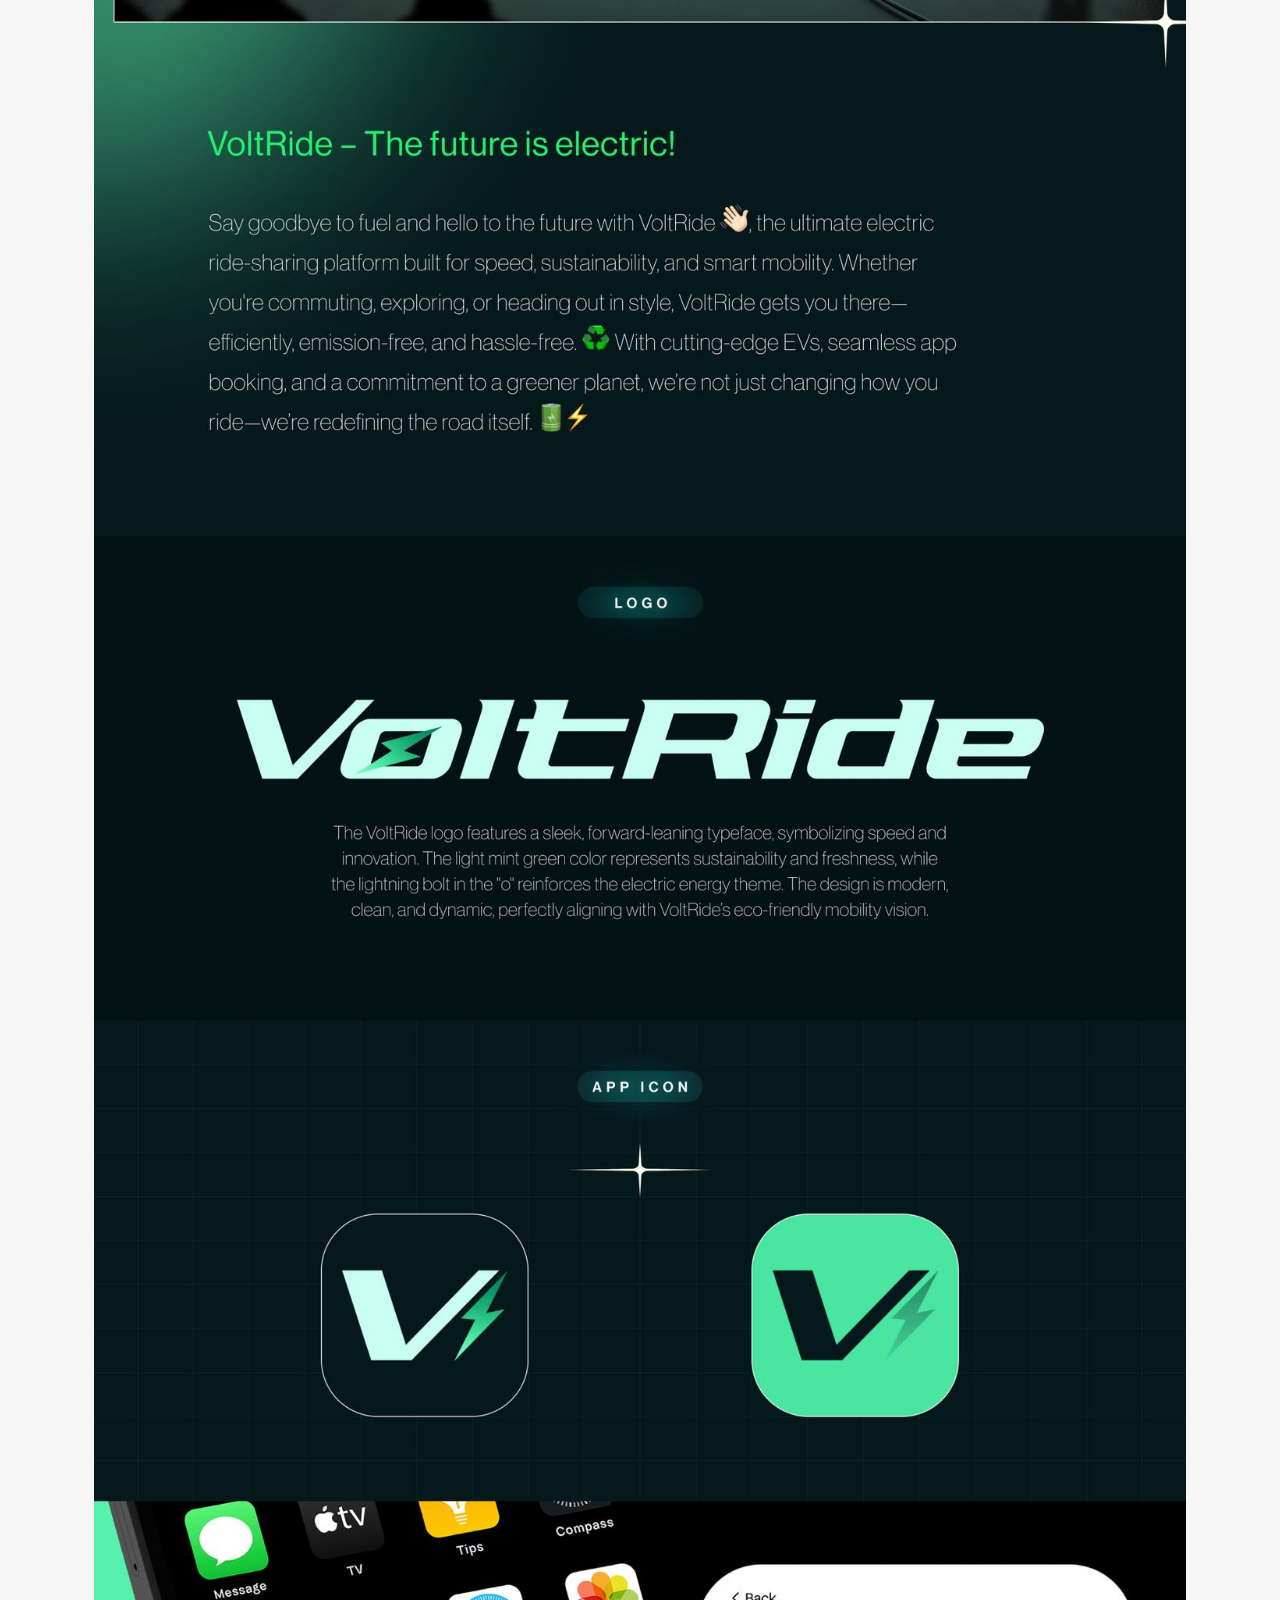
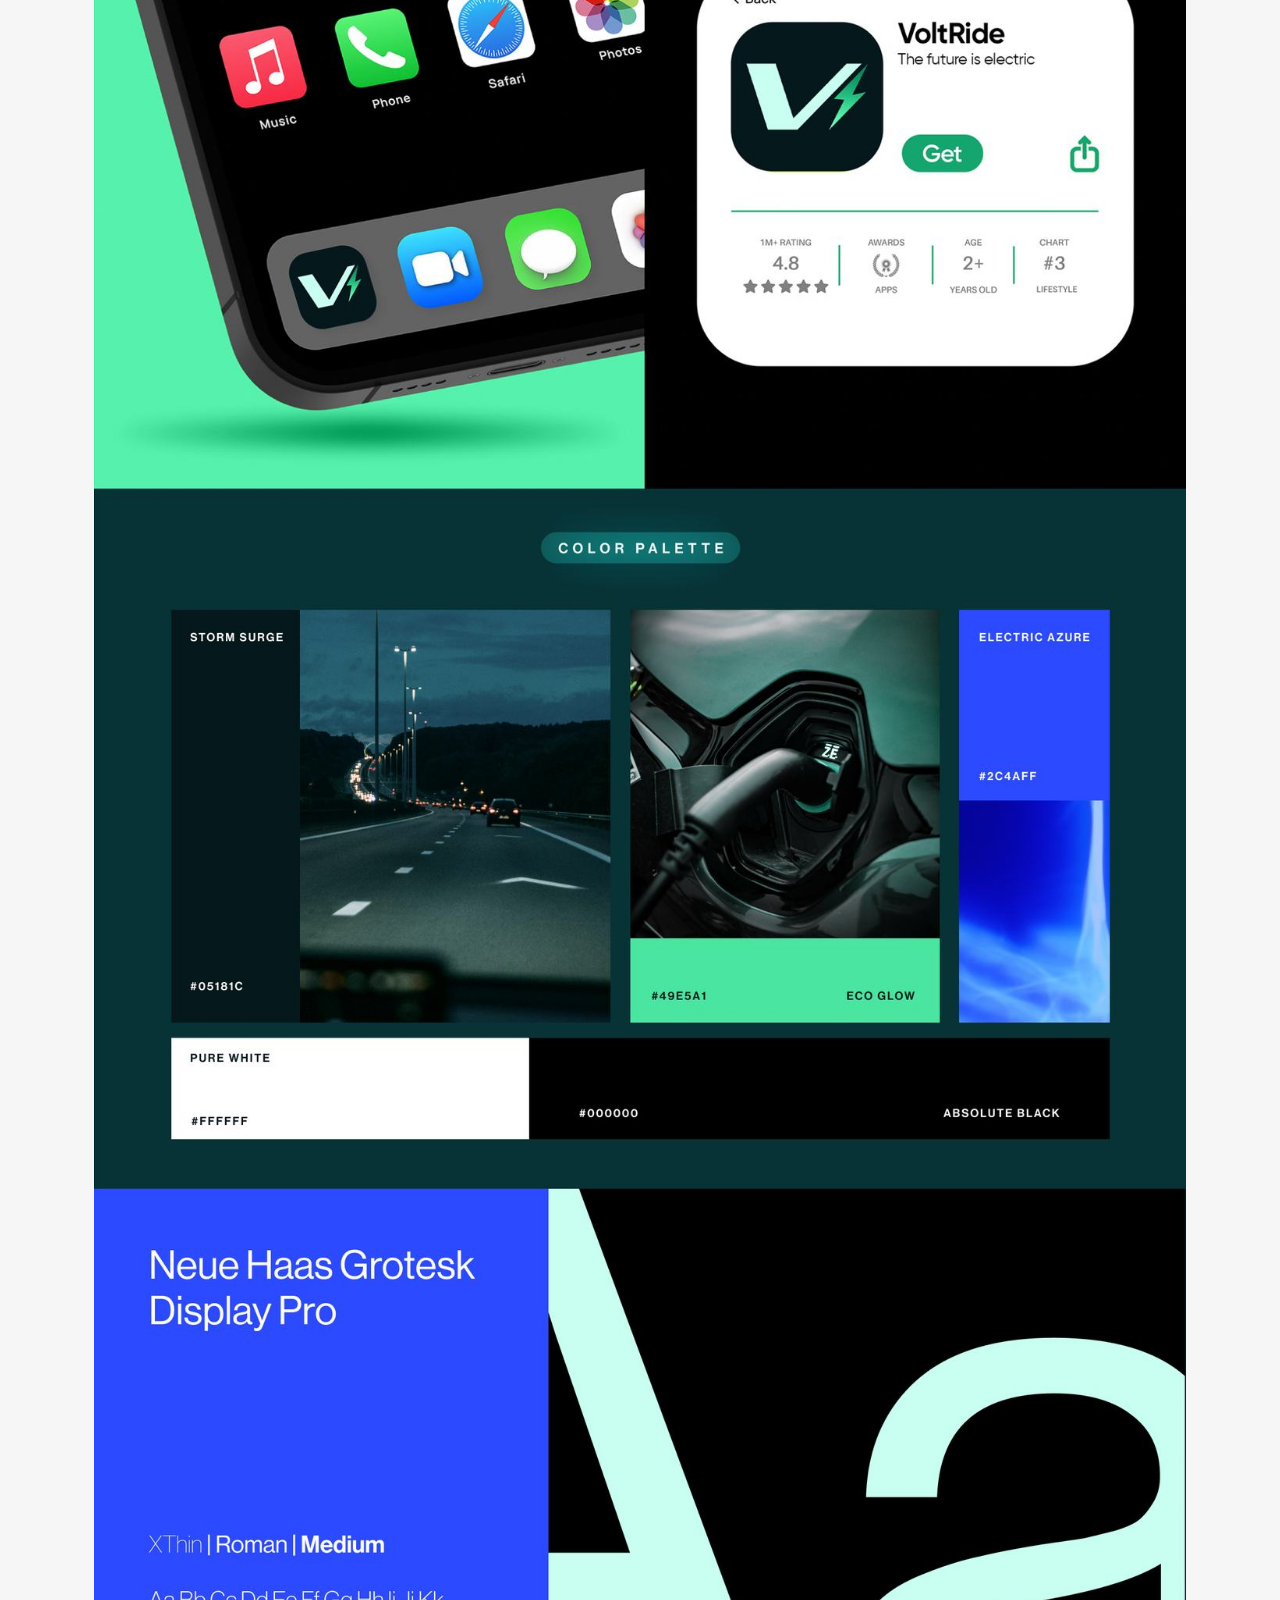
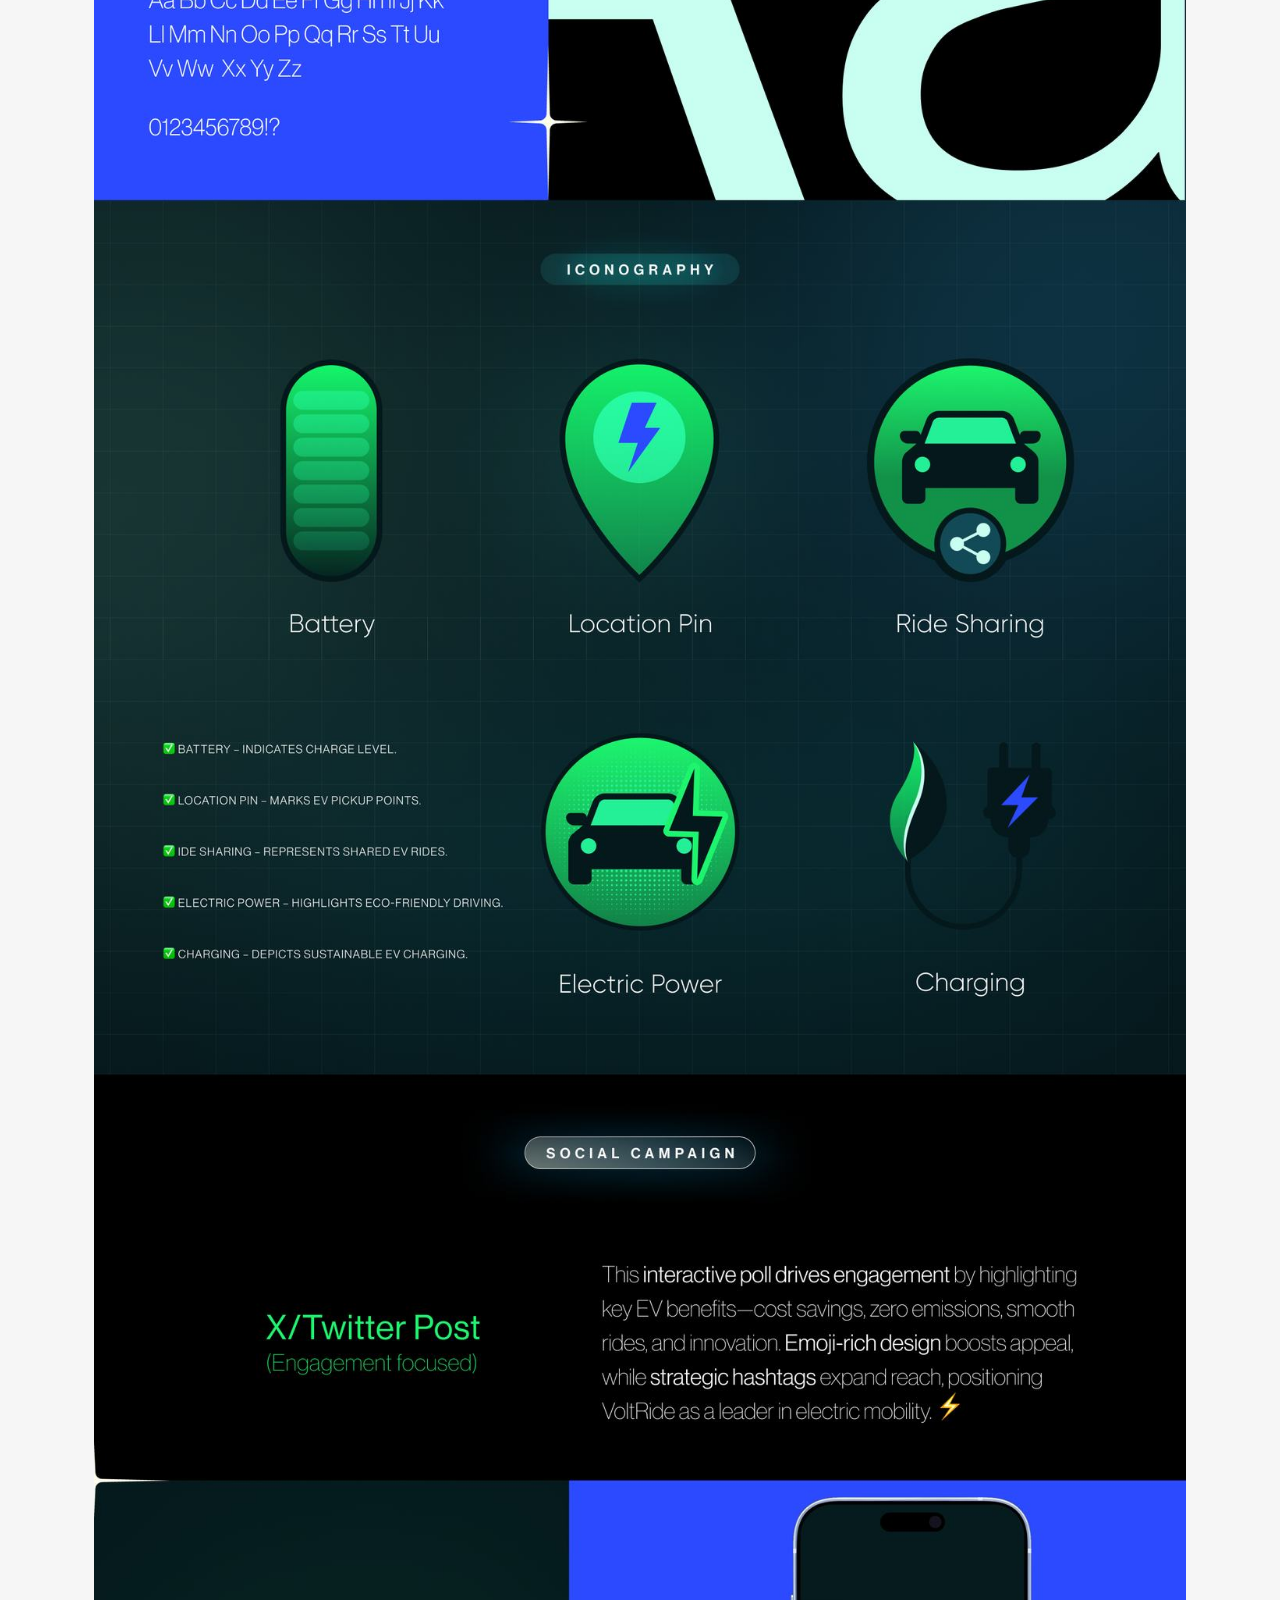
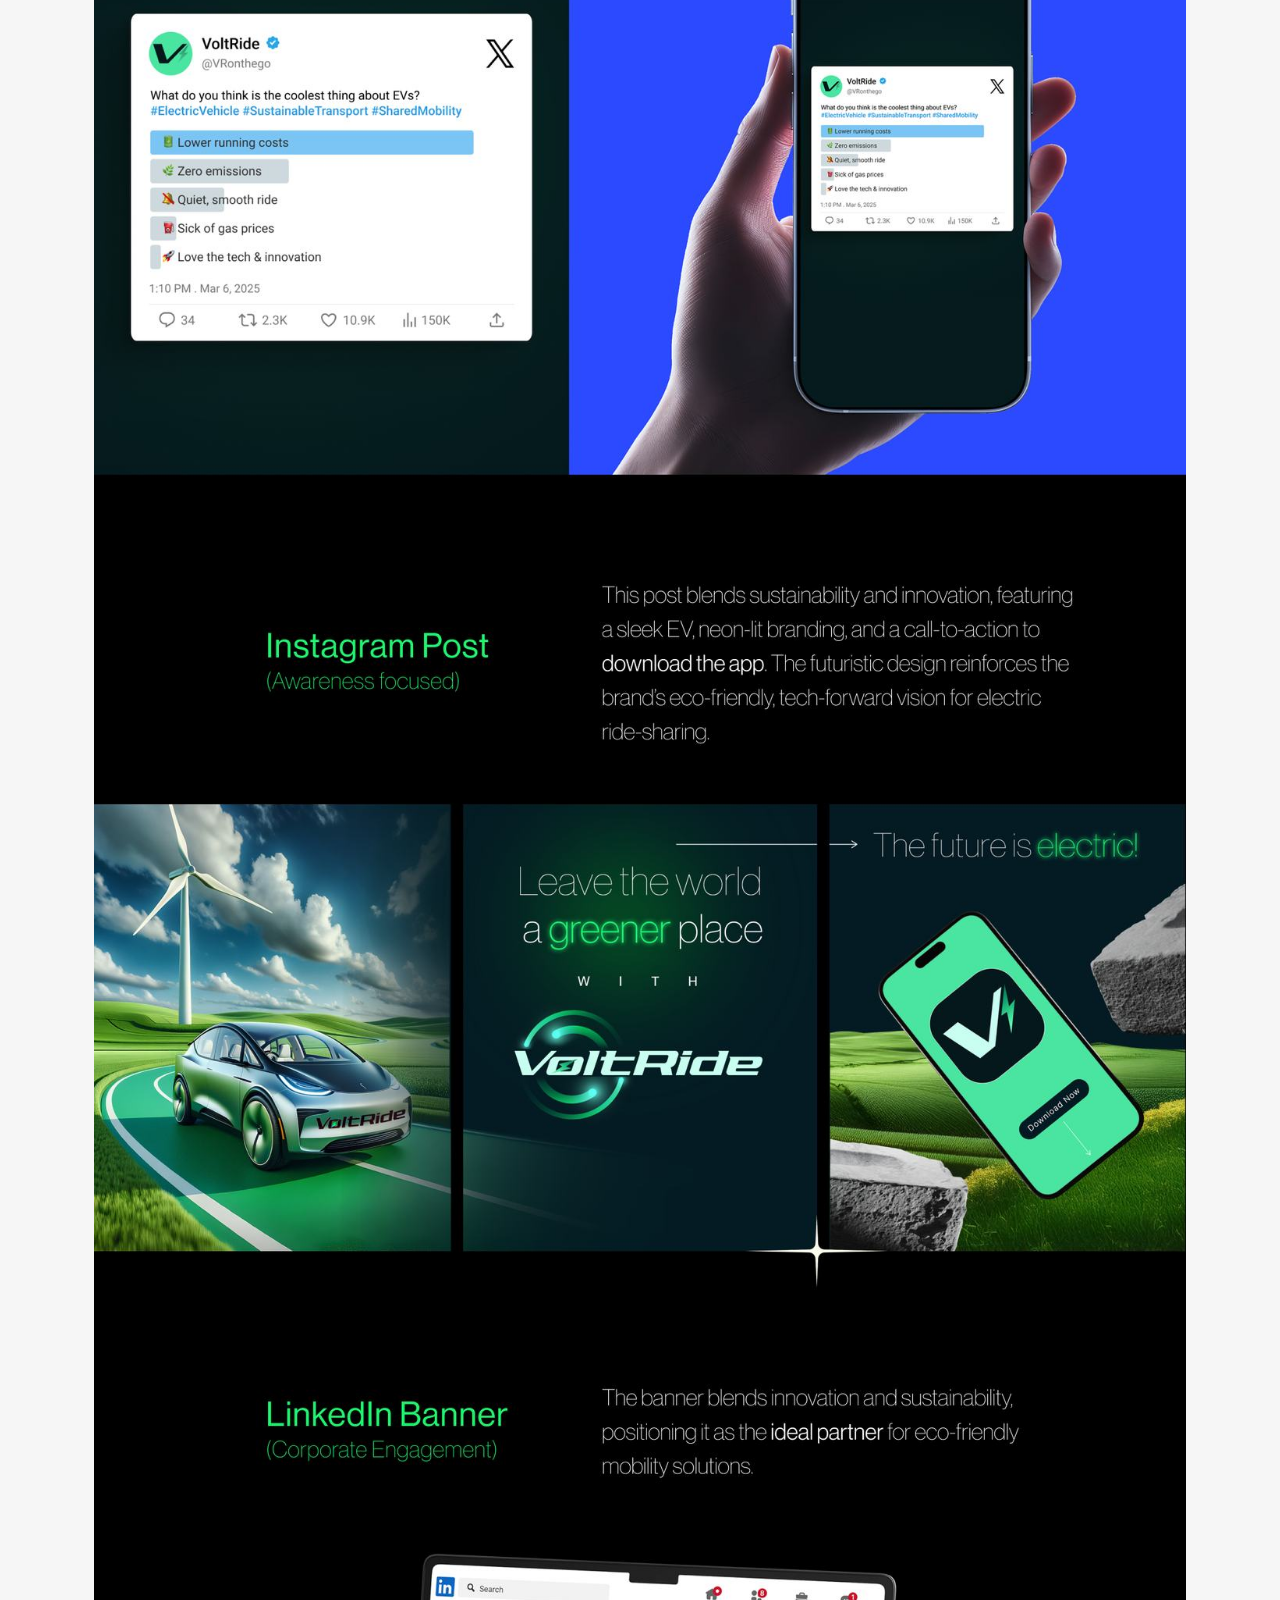
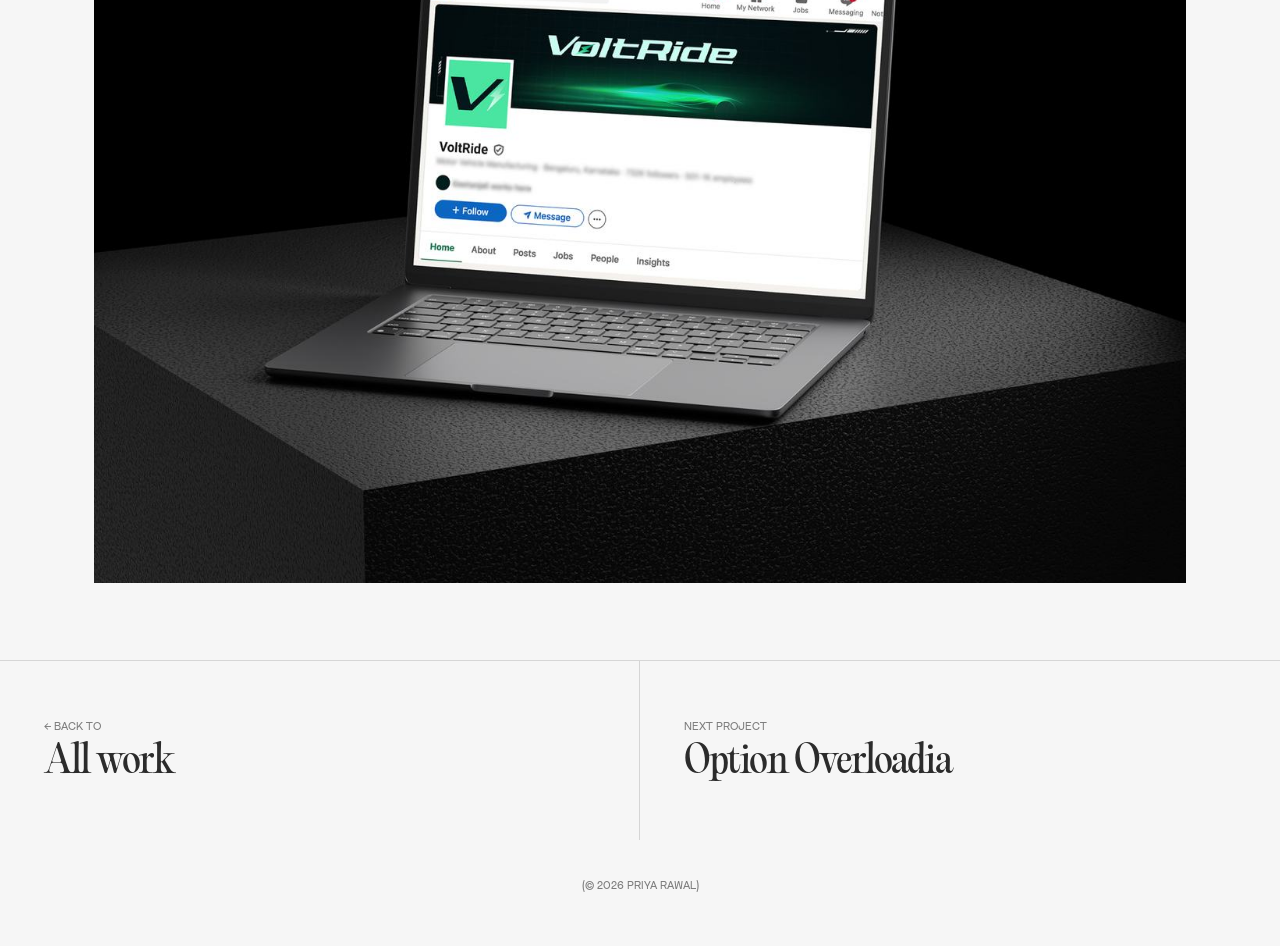
<file: voltride.html>
<!doctype html>
<html lang="en">
<head>
<meta charset="utf-8">
<meta name="viewport" content="width=device-width, initial-scale=1">
<meta name="robots" content="index, follow, max-image-preview:large">
<meta name="description" content="VoltRide is a concept EV ride-sharing identity: wordmark, app icon, colour palette, a Neue Haas Grotesk type stack, an icon set and app store presence.">
<link rel="canonical" href="https://priyarawal47.github.io/voltride.html">
<meta property="og:type" content="website">
<meta property="og:site_name" content="Priya Rawal">
<meta property="og:url" content="https://priyarawal47.github.io/voltride.html">
<meta property="og:title" content="VoltRide — concept EV ride-sharing identity">
<meta property="og:description" content="Wordmark, app icon, palette, Neue Haas Grotesk type stack, icon set and app store presence.">
<meta property="og:image" content="https://priyarawal47.github.io/priya-assets/work/cover-voltride-screen.png">
<meta property="og:image:width" content="1085">
<meta property="og:image:height" content="1449">
<meta property="og:image:alt" content="VoltRide — concept EV ride-sharing identity">
<meta name="twitter:card" content="summary_large_image">
<title>VoltRide — Priya Rawal</title>
<link rel="icon" href="data:image/svg+xml,%3Csvg xmlns='http://www.w3.org/2000/svg' viewBox='0 0 32 32'%3E%3Crect width='32' height='32' fill='%23F6F6F6'/%3E%3Ctext x='16' y='24' font-size='24' text-anchor='middle' fill='%232B2B2B' font-family='Georgia,serif' font-style='italic'%3Ep%3C/text%3E%3C/svg%3E">
<style>
@font-face{font-family:"Editorial";src:url("priya-assets/fonts/editorial-regular.woff2") format("woff2");font-weight:400;font-style:normal;font-display:swap}
@font-face{font-family:"Editorial";src:url("priya-assets/fonts/editorial-italic.woff2") format("woff2");font-weight:400;font-style:italic;font-display:swap}
@font-face{font-family:"Apfel";src:url("priya-assets/fonts/apfel-400.woff2") format("woff2");font-weight:400;font-style:normal;font-display:swap}
@font-face{font-family:"Apfel";src:url("priya-assets/fonts/apfel-500.woff2") format("woff2");font-weight:500;font-style:normal;font-display:swap}
:root{--canvas:#F6F6F6;--ink:#2B2B2B;--ink-80:rgba(43,43,43,.8);--ink-60:rgba(43,43,43,.6);
 --ink-40:rgba(43,43,43,.4);--rule:rgba(43,43,43,.16);--accent:#1B31E0;--chrome-1:#FFFFFF;--chrome-2:#DFE3E9;--chrome-3:#9AA2AD;--chrome-4:#F2F4F7;
 --serif:"Editorial",Georgia,"Times New Roman",serif;--sans:"Apfel",-apple-system,BlinkMacSystemFont,sans-serif;
 --pad:clamp(20px,3.4vw,48px)}
[hidden]{display:none!important}
*{box-sizing:border-box}
body{margin:0;background:var(--canvas);color:var(--ink);font-family:var(--sans);font-size:14px;
 line-height:1.5;-webkit-font-smoothing:antialiased;overflow-x:hidden}
a{color:inherit;text-decoration:none}
img,video{display:block;max-width:100%}
::selection{background:var(--accent);color:#fff}
:focus-visible{outline:2px solid var(--accent);outline-offset:4px}
.lbl{font-size:13px;line-height:1.5;text-transform:uppercase;color:var(--ink-80);margin:0}

.topnav{position:sticky;top:0;z-index:50;display:flex;justify-content:space-between;align-items:center;
 gap:16px;padding:19px var(--pad);background:rgba(246,246,246,.88);backdrop-filter:blur(10px);
 border-bottom:1px solid var(--rule)}
.topnav .back{display:inline-flex;align-items:center;gap:9px;font-size:13px;text-transform:uppercase;color:var(--ink-80)}
.topnav .back svg{width:13px;height:13px;transition:transform .28s cubic-bezier(.22,1,.36,1)}
.topnav .back:hover svg{transform:translateX(-4px)}
.topnav .mark{font-family:var(--serif);font-style:italic;font-size:24px;letter-spacing:-.03em}

.head{padding:clamp(48px,7vw,104px) var(--pad) clamp(34px,4.4vw,60px);max-width:1500px;margin:0 auto}
.head .cat{font-size:13px;text-transform:uppercase;color:var(--ink);border-bottom:1px solid var(--ink);
 padding-bottom:2px;display:inline-block;margin-bottom:clamp(22px,3vw,38px)}
.head h1{font-family:var(--serif);font-weight:400;margin:0;
 font-size:clamp(44px,7.6vw,110px);line-height:1.02;letter-spacing:-.045em}
.head .sub{margin-top:clamp(18px,2.4vw,30px);font-size:13px;text-transform:uppercase;color:var(--ink-80)}
.head .desc{margin-top:clamp(24px,3vw,40px);max-width:58ch;font-size:16px;line-height:1.55;color:var(--ink)}

.meta{display:flex;flex-wrap:wrap;border-top:1px solid var(--rule);border-bottom:1px solid var(--rule);
 background:var(--canvas);overflow:hidden}
.meta div{flex:1 1 210px;padding:22px 28px;border-left:1px solid var(--rule);margin-left:-1px}
.meta div:first-child{padding-left:var(--pad)}
.meta dt{font-size:11.5px;text-transform:uppercase;color:var(--ink-40);margin-bottom:7px;letter-spacing:.04em}
.meta dd{margin:0;font-size:14.5px;line-height:1.45;color:var(--ink)}

.boards{padding:clamp(30px,4.4vw,64px) var(--pad) clamp(40px,6vw,90px);max-width:1180px;margin:0 auto;
 display:flex;flex-direction:column;gap:0}
.boards img,.boards video{width:100%;height:auto}
.boards .stack{display:flex;flex-direction:column;gap:0;line-height:0}
.boards .spaced{gap:clamp(14px,1.8vw,26px)}

.endnav{display:grid;grid-template-columns:1fr 1fr;border-top:1px solid var(--rule)}
.endnav a,.endnav div{padding:clamp(34px,4.4vw,64px) var(--pad);display:flex;flex-direction:column;gap:10px;
 border-left:1px solid var(--rule);margin-left:-1px}
.endnav .k{font-size:12px;text-transform:uppercase;color:var(--ink-60)}
.endnav .v{font-family:var(--serif);font-size:clamp(26px,3vw,42px);line-height:1;letter-spacing:-.04em}
.endnav a:hover .v{font-style:italic}
.colophon{padding:24px var(--pad) 40px;text-align:center;font-size:12px;text-transform:uppercase;color:var(--ink-60)}
@media (max-width:760px){.endnav{grid-template-columns:1fr}}
@media (prefers-reduced-motion:reduce){*{transition-duration:.01ms!important}}
</style>
</head>
<body>
<header class="topnav">
  <a class="back" href="index.html#works"><svg viewBox="0 0 16 16" fill="none" aria-hidden="true"><path d="M10 13L5 8l5-5" stroke="currentColor" stroke-width="1.5" stroke-linecap="square"/></svg> All work</a>
  <a class="mark" href="index.html">priya rawal</a>
</header>

<section class="head">
  <span class="cat">Brand Identity</span>
  <h1>VoltRide</h1>
  <p class="sub">(Concept · EV ride-sharing platform)</p>
  <p class="desc">A complete identity for an electric ride-sharing platform built around speed, sustainability and smart mobility. The system runs from wordmark and app icon through to a full palette — <b>Storm Surge, Eco Glow, Electric Azure</b> — a Neue Haas Grotesk type stack, an icon set, and the app store presence. Emission-free, and designed to look like the future rather than a compromise.</p>
</section>

<dl class="meta">
  <div><dt>Client</dt><dd>Self-initiated</dd></div>
  <div><dt>Role</dt><dd>Brand identity &amp; system</dd></div>
  <div><dt>Disciplines</dt><dd>Graphic Design · Branding · Visual Identity</dd></div>
  <div><dt>Tools</dt><dd>Photoshop, Illustrator, Figma</dd></div>
  <div><dt>Year</dt><dd>March 2025</dd></div>
</dl>

<section class="boards">
  <div class="stack">
    <img src="priya-assets/work/board-voltride-1.jpg" alt="VoltRide — project board 1 of 3" loading="lazy">
    <img src="priya-assets/work/board-voltride-2.jpg" alt="VoltRide — project board 2 of 3" loading="lazy">
    <img src="priya-assets/work/board-voltride-3.jpg" alt="VoltRide — project board 3 of 3" loading="lazy">
  </div>
</section>

<nav class="endnav">
  <a href="index.html#works"><span class="k">← Back to</span><span class="v">All work</span></a>
  <a href="option-overloadia.html"><span class="k">Next project</span><span class="v">Option Overloadia</span></a>
</nav>
<p class="colophon">(© 2026 Priya Rawal)</p>
</body>
</html>
</file>
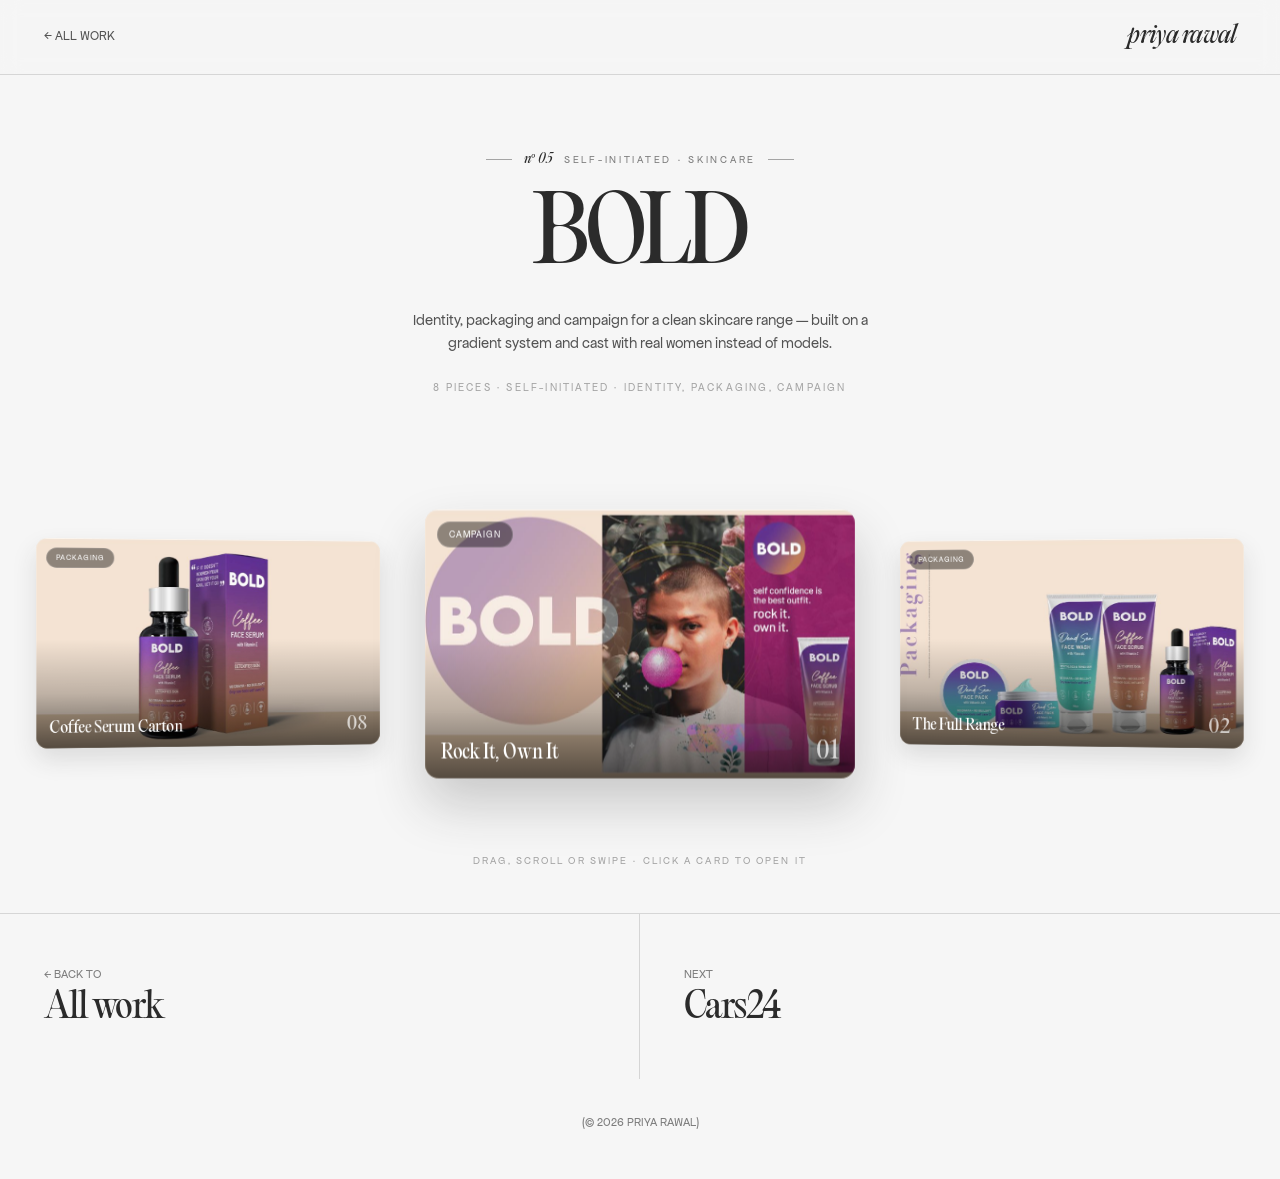
<file: work-bold.html>
<!doctype html>
<html lang="en">
<head>
<meta charset="utf-8">
<meta name="viewport" content="width=device-width, initial-scale=1">
<meta name="robots" content="index, follow, max-image-preview:large">
<meta name="description" content="Gradient identity and roundel for BOLD, a self-initiated skincare brand, with packaging from tube to dropper bottle and a campaign cast with real women.">
<link rel="canonical" href="https://priyarawal47.github.io/work-bold.html">
<meta property="og:type" content="website">
<meta property="og:site_name" content="Priya Rawal">
<meta property="og:url" content="https://priyarawal47.github.io/work-bold.html">
<meta property="og:title" content="BOLD — a self-initiated skincare brand">
<meta property="og:description" content="Packaging from tube to dropper bottle, and a campaign cast with real women, not models.">
<meta property="og:image" content="https://priyarawal47.github.io/priya-assets/work/full-bold-01.jpg">
<meta property="og:image:width" content="1700">
<meta property="og:image:height" content="957">
<meta property="og:image:alt" content="BOLD — a self-initiated skincare brand">
<meta name="twitter:card" content="summary_large_image">
<title>BOLD — Priya Rawal</title>
<link rel="icon" href="data:image/svg+xml,%3Csvg xmlns='http://www.w3.org/2000/svg' viewBox='0 0 32 32'%3E%3Crect width='32' height='32' fill='%23F6F6F6'/%3E%3Ctext x='16' y='24' font-size='24' text-anchor='middle' fill='%232B2B2B' font-family='Georgia,serif' font-style='italic'%3Ep%3C/text%3E%3C/svg%3E">
<style>@font-face{font-family:"Editorial";src:url("priya-assets/fonts/editorial-regular.woff2") format("woff2");font-weight:400;font-style:normal;font-display:swap}
@font-face{font-family:"Editorial";src:url("priya-assets/fonts/editorial-italic.woff2") format("woff2");font-weight:400;font-style:italic;font-display:swap}
@font-face{font-family:"Apfel";src:url("priya-assets/fonts/apfel-400.woff2") format("woff2");font-weight:400;font-style:normal;font-display:swap}
@font-face{font-family:"Apfel";src:url("priya-assets/fonts/apfel-500.woff2") format("woff2");font-weight:500;font-style:normal;font-display:swap}
:root{--canvas:#F6F6F6;--ink:#2B2B2B;--ink-80:rgba(43,43,43,.8);--ink-60:rgba(43,43,43,.6);
 --ink-40:rgba(43,43,43,.4);--rule:rgba(43,43,43,.16);--accent:#1B31E0;--chrome-1:#FFFFFF;--chrome-2:#DFE3E9;--chrome-3:#9AA2AD;--chrome-4:#F2F4F7;
 --serif:"Editorial",Georgia,serif;--sans:"Apfel",-apple-system,sans-serif;--pad:clamp(20px,3.4vw,48px)}
*{box-sizing:border-box}
body{margin:0;background:var(--canvas);color:var(--ink);font-family:var(--sans);font-size:14px;
 line-height:1.5;-webkit-font-smoothing:antialiased;overflow-x:clip}
a{color:inherit;text-decoration:none}
img{display:block;max-width:100%}
[hidden]{display:none!important}
::selection{background:var(--accent);color:#fff}
:focus-visible{outline:2px solid var(--accent);outline-offset:4px}

.topnav{position:sticky;top:0;z-index:60;display:flex;justify-content:space-between;align-items:center;
 padding:19px var(--pad);background:rgba(246,246,246,.9);backdrop-filter:blur(10px);border-bottom:1px solid var(--rule)}
.topnav a{font-size:13px;text-transform:uppercase;color:var(--ink-80)}
.topnav .mark{font-family:var(--serif);font-style:italic;font-size:24px;letter-spacing:-.03em;text-transform:none;color:var(--ink)}

/* ── stage: hero above, carousel below ── */
.stage{min-height:calc(100svh - 62px);display:flex;flex-direction:column;overflow-x:clip}
.stage-head{flex-shrink:0;text-align:center;padding:clamp(38px,6vw,78px) var(--pad) clamp(24px,3vw,40px)}
.stage-head .marker{display:flex;align-items:center;justify-content:center;gap:12px;margin-bottom:clamp(18px,2.2vw,28px)}
.stage-head .marker i{display:block;width:26px;height:1px;background:var(--ink-40)}
.stage-head .marker .n{font-family:var(--serif);font-style:italic;font-size:13px;line-height:1}
.stage-head .marker .s{font-size:10.5px;letter-spacing:.26em;text-transform:uppercase;color:var(--ink-60)}
.stage-head h1{font-family:var(--serif);font-weight:400;margin:0;
 font-size:clamp(40px,7vw,96px);line-height:1.0;letter-spacing:-.045em}
.stage-head .lede{margin:clamp(16px,2vw,24px) auto 0;max-width:52ch;font-size:15px;line-height:1.55;color:var(--ink-80)}
.stage-head .facts{margin-top:clamp(16px,2vw,24px);font-size:11px;letter-spacing:.2em;text-transform:uppercase;color:var(--ink-40)}

/* ── carousel ──
   touch-action:pan-y hands vertical gestures straight to the browser and every
   horizontal pixel to us, so the rail can start moving on the first pointermove
   with no threshold and no axis-lock delay. */
.rail{position:relative;flex:1;width:100%;cursor:grab;user-select:none;overflow:visible;
 perspective:1200px;perspective-origin:50% 45%;min-height:330px;touch-action:pan-y}
.rail.grabbing{cursor:grabbing}
.card{position:absolute;top:50%;left:50%;will-change:transform;
 border-radius:14px;overflow:hidden;background:#E9E7E3;
 backface-visibility:hidden;contain:layout paint style}
.card img{position:absolute;inset:0;width:100%;height:100%;object-fit:cover;
 -webkit-user-drag:none;user-select:none}
@media (hover:hover) and (pointer:fine){
  .card img{transition:transform .7s ease-out}
  .card:hover img{transform:scale(1.04)}
}
.card .scrim{position:absolute;inset:0;pointer-events:none;
 background:linear-gradient(to top,rgba(0,0,0,.62) 0%,rgba(0,0,0,.22) 26%,transparent 52%)}
.card .ring{position:absolute;inset:0;pointer-events:none;border-radius:14px;
 box-shadow:inset 0 0 0 1px rgba(255,255,255,.12)}
/* no backdrop-filter here: eight blurring layers on a rotating rail is the single
   most expensive thing on a phone and it made the drag stutter. */
.card .tag{position:absolute;top:12px;left:12px;border-radius:100px;padding:5px 11px;
 font-size:9.5px;letter-spacing:.1em;text-transform:uppercase;color:#fff;
 background:rgba(0,0,0,.42);border:1px solid rgba(255,255,255,.16)}
.card .foot{position:absolute;left:0;right:0;bottom:0;padding:14px 16px;
 display:flex;align-items:flex-end;justify-content:space-between;gap:10px}
.card .t{font-family:var(--serif);font-size:1.22rem;line-height:1.08;color:#fff;letter-spacing:-.02em}
.card .n{font-family:var(--serif);font-size:1.5rem;line-height:1;color:rgba(255,255,255,.72)}
.railhint{flex-shrink:0;text-align:center;padding:0 var(--pad) clamp(22px,3vw,34px);
 font-size:10.5px;letter-spacing:.2em;text-transform:uppercase;color:var(--ink-40)}

/* ── modal ──
   The panel is a flow-layout column and the image is width:100%/height:auto, so the
   frame always takes the exact shape of the picture inside it. No letterboxing. */
.backdrop{position:fixed;inset:0;z-index:98;background:rgba(20,20,19,.62);backdrop-filter:blur(6px);
 opacity:0;pointer-events:none;transition:opacity .35s ease}
.backdrop.on{opacity:1;pointer-events:auto}
.modal{position:fixed;z-index:99;left:50%;top:50%;
 width:min(1080px,calc(100vw - 28px));max-height:calc(100svh - 36px);
 display:flex;flex-direction:column;border-radius:14px;overflow:hidden;background:var(--canvas);
 box-shadow:0 40px 80px rgba(43,43,43,.35),0 4px 12px rgba(43,43,43,.15);
 opacity:0;pointer-events:none;transform:translate(-50%,-50%) scale(.96);
 transition:opacity .3s ease,transform .3s cubic-bezier(.22,1,.36,1)}
.modal.on{opacity:1;pointer-events:auto;transform:translate(-50%,-50%) scale(1)}
.modal .mimg{flex:0 0 auto;position:relative;line-height:0;background:var(--canvas)}
.modal .mimg img{display:block;width:100%;height:auto}
.modal .mbody{flex:0 1 auto;overflow:auto;padding:clamp(16px,2.2vw,28px);
 display:flex;flex-direction:column;gap:8px;background:var(--canvas);border-top:1px solid var(--rule)}
.modal .mtag{font-size:10.5px;letter-spacing:.16em;text-transform:uppercase;color:var(--ink-40)}
.modal h2{font-family:var(--serif);font-weight:400;margin:0;font-size:clamp(22px,2.6vw,34px);
 line-height:1.05;letter-spacing:-.04em}
.modal p{margin:0;font-size:14px;line-height:1.55;color:var(--ink-80);max-width:66ch}
.modal .close{position:absolute;top:12px;right:12px;z-index:10;width:34px;height:34px;border:0;
 border-radius:100px;background:rgba(20,20,19,.42);backdrop-filter:blur(8px);color:#fff;
 display:grid;place-items:center;cursor:pointer}
.navbtn{position:fixed;z-index:99;width:42px;height:42px;border:0;border-radius:100px;cursor:pointer;
 background:rgba(246,246,246,.86);backdrop-filter:blur(8px);border:1px solid var(--rule);
 color:var(--ink);display:grid;place-items:center;opacity:0;pointer-events:none;transition:opacity .3s ease}
.navbtn.on{opacity:1;pointer-events:auto}
.navbtn:hover{background:#fff}

.endnav{display:grid;grid-template-columns:1fr 1fr;border-top:1px solid var(--rule)}
.endnav a{padding:clamp(30px,4vw,58px) var(--pad);display:flex;flex-direction:column;gap:9px;
 border-left:1px solid var(--rule);margin-left:-1px}
.endnav .k{font-size:12px;text-transform:uppercase;color:var(--ink-60)}
.endnav .v{font-family:var(--serif);font-size:clamp(24px,2.8vw,38px);line-height:1;letter-spacing:-.04em}
.endnav a:hover .v{font-style:italic}
.colophon{padding:22px var(--pad) 36px;text-align:center;font-size:12px;text-transform:uppercase;color:var(--ink-60)}
@media (max-width:760px){.endnav{grid-template-columns:1fr}.rail{perspective:800px;min-height:250px}}
@media (prefers-reduced-motion:reduce){*{transition-duration:.01ms!important;animation-duration:.01ms!important}}

/* ── large screens ─────────────────────────────────────────
   The rail was 3840x928 holding 269px cards, and the stage reserved a
   full viewport height for them. */
@media (min-width:1921px){
  .stage{min-height:0}
  .rail{flex:0 0 auto;height:clamp(560px,52vh,900px)}
  .stage-head h1{font-size:clamp(96px,calc(3.125vw + 36px),156px)}
  .stage-head .lede{max-width:56ch;font-size:clamp(15px,calc(.375vw + 9.6px),24px)}
  .stage-head .facts{font-size:clamp(11px,calc(.1667vw + 8.6px),15px)}
  .topnav a{font-size:clamp(13px,calc(.1667vw + 10.6px),17px)}
  .topnav .mark{font-size:clamp(24px,calc(.3333vw + 19.2px),32px)}
  .modal{width:min(1480px,calc(100vw - 28px))}
  .endnav .v{font-size:clamp(38px,calc(1.04vw + 18px),68px)}
}
</style>
</head>
<body>
<header class="topnav">
  <a href="index.html">← All work</a>
  <a class="mark" href="index.html">priya rawal</a>
</header>

<section class="stage">
  <div class="stage-head">
    <div class="marker"><i></i><span class="n">nº 05</span><span class="s">Self-initiated · Skincare</span><i></i></div>
    <h1>BOLD</h1>
    <p class="lede">Identity, packaging and campaign for a clean skincare range — built on a gradient system and cast with real women instead of models.</p>
    <p class="facts">8 pieces · self-initiated · identity, packaging, campaign</p>
  </div>

  <div class="rail" id="rail">
    <article class="card" data-i="0">
      <img src="priya-assets/work/card-bold-01.jpg" alt="Rock It, Own It" loading="eager" decoding="async">
      <span class="scrim"></span><span class="ring"></span>
      <span class="tag">Campaign</span>
      <span class="foot"><span class="t">Rock It, Own It</span><span class="n">01</span></span>
    </article>
    <article class="card" data-i="1">
      <img src="priya-assets/work/card-bold-02.jpg" alt="The Full Range" loading="eager" decoding="async">
      <span class="scrim"></span><span class="ring"></span>
      <span class="tag">Packaging</span>
      <span class="foot"><span class="t">The Full Range</span><span class="n">02</span></span>
    </article>
    <article class="card" data-i="2">
      <img src="priya-assets/work/card-bold-03.jpg" alt="Don&#x27;t Quit" loading="eager" decoding="async">
      <span class="scrim"></span><span class="ring"></span>
      <span class="tag">Typography</span>
      <span class="foot"><span class="t">Don&#x27;t Quit</span><span class="n">03</span></span>
    </article>
    <article class="card" data-i="3">
      <img src="priya-assets/work/card-bold-04.jpg" alt="Take Risks" loading="eager" decoding="async">
      <span class="scrim"></span><span class="ring"></span>
      <span class="tag">Social</span>
      <span class="foot"><span class="t">Take Risks</span><span class="n">04</span></span>
    </article>
    <article class="card" data-i="4">
      <img src="priya-assets/work/card-bold-05.jpg" alt="Dead Sea Face Pack" loading="lazy" decoding="async">
      <span class="scrim"></span><span class="ring"></span>
      <span class="tag">Product</span>
      <span class="foot"><span class="t">Dead Sea Face Pack</span><span class="n">05</span></span>
    </article>
    <article class="card" data-i="5">
      <img src="priya-assets/work/card-bold-06.jpg" alt="The BOLD Roundel" loading="lazy" decoding="async">
      <span class="scrim"></span><span class="ring"></span>
      <span class="tag">Identity</span>
      <span class="foot"><span class="t">The BOLD Roundel</span><span class="n">06</span></span>
    </article>
    <article class="card" data-i="6">
      <img src="priya-assets/work/card-bold-07.jpg" alt="Believe In Yourself" loading="lazy" decoding="async">
      <span class="scrim"></span><span class="ring"></span>
      <span class="tag">Campaign</span>
      <span class="foot"><span class="t">Believe In Yourself</span><span class="n">07</span></span>
    </article>
    <article class="card" data-i="7">
      <img src="priya-assets/work/card-bold-08.jpg" alt="Coffee Serum Carton" loading="lazy" decoding="async">
      <span class="scrim"></span><span class="ring"></span>
      <span class="tag">Packaging</span>
      <span class="foot"><span class="t">Coffee Serum Carton</span><span class="n">08</span></span>
    </article>
  </div>
  <p class="railhint">Drag, scroll or swipe · click a card to open it</p>
</section>

<div class="backdrop" id="backdrop"></div>
<div class="modal" id="modal" role="dialog" aria-modal="true" aria-label="Work detail">
  <button class="close" aria-label="Close">
    <svg viewBox="0 0 14 14" width="14" height="14" fill="none"><path d="M1 1l12 12M13 1L1 13" stroke="currentColor" stroke-width="1.5"/></svg>
  </button>
  <div class="mimg"><img alt="" hidden></div>
  <div class="mbody"><span class="mtag"></span><h2></h2><p></p></div>
</div>
<button class="navbtn" id="prev" aria-label="Previous">
  <svg viewBox="0 0 16 16" width="16" height="16" fill="none"><path d="M10 2L4 8l6 6" stroke="currentColor" stroke-width="1.8"/></svg>
</button>
<button class="navbtn" id="next" aria-label="Next">
  <svg viewBox="0 0 16 16" width="16" height="16" fill="none"><path d="M6 2l6 6-6 6" stroke="currentColor" stroke-width="1.8"/></svg>
</button>

<nav class="endnav">
  <a href="index.html"><span class="k">← Back to</span><span class="v">All work</span></a>
  <a href="work-cars24.html?v=20260914-standalone-cars24-folders"><span class="k">Next</span><span class="v">Cars24</span></a>
</nav>
<p class="colophon">(© 2026 Priya Rawal)</p>

<script>window.__CARDS = [{"img": "priya-assets/work/card-bold-01.jpg", "full": "priya-assets/work/full-bold-01.jpg", "title": "Rock It, Own It", "tag": "Campaign", "caption": "The line that set the brand's tone, paired with a portrait blowing a magenta bubble against the purple panel and the Coffee Face Scrub tube."}, {"img": "priya-assets/work/card-bold-02.jpg", "full": "priya-assets/work/full-bold-02.jpg", "title": "The Full Range", "tag": "Packaging", "caption": "The complete skincare lineup rendered together - tubes, tub, dropper bottle and cartons showing how one gradient system stretches across every format."}, {"img": "priya-assets/work/card-bold-03.jpg", "full": "priya-assets/work/full-bold-03.jpg", "title": "Don't Quit", "tag": "Typography", "caption": "Oversized violet lettering layered over a black-and-white seated portrait, breaking the word across the figure rather than sitting on top of it."}, {"img": "priya-assets/work/card-bold-04.jpg", "full": "priya-assets/work/full-bold-04.jpg", "title": "Take Risks", "tag": "Social", "caption": "Rapper Tracy De Sa colour-blocked against lime green for the influencer series, with the wordmark flipped to red for the post."}, {"img": "priya-assets/work/card-bold-05.jpg", "full": "priya-assets/work/full-bold-05.jpg", "title": "Dead Sea Face Pack", "tag": "Product", "caption": "The purple-to-teal tub photographed open, letting the clay itself carry the second half of the colour story."}, {"img": "priya-assets/work/card-bold-06.jpg", "full": "priya-assets/work/full-bold-06.jpg", "title": "The BOLD Roundel", "tag": "Identity", "caption": "The wordmark locked into a circle and run through three gradient treatments, one per ingredient family in the range."}, {"img": "priya-assets/work/card-bold-07.jpg", "full": "priya-assets/work/full-bold-07.jpg", "title": "Believe In Yourself", "tag": "Campaign", "caption": "Commando trainer Seema Rao on orange for the role-model series, with a hand-lettered speech bubble carrying the campaign voice."}, {"img": "priya-assets/work/card-bold-08.jpg", "full": "priya-assets/work/full-bold-08.jpg", "title": "Coffee Serum Carton", "tag": "Packaging", "caption": "The dropper bottle and its carton shown together, with the pack copy doing the brand-voice work on shelf."}];</script>
<script>(() => {
  const rail = document.getElementById('rail');
  const cards = [...rail.querySelectorAll('.card')];
  const N = cards.length;
  if (!N) return;
  const calm = matchMedia('(prefers-reduced-motion:reduce)').matches;

  const size = () => {
    const w = innerWidth;
    if (w < 640)  return {cw: 268, ch: 168, rot: 8,  z: -60,  sc: .25};
    if (w < 1024) return {cw: 340, ch: 213, rot: 14, z: -110, sc: .32};
    if (w < 1921) return {cw: 430, ch: 269, rot: 14, z: -120, sc: .35};
    if (w < 3000) return {cw: 560, ch: 350, rot: 14, z: -160, sc: .35};
    return              {cw: 720, ch: 450, rot: 14, z: -210, sc: .35};
  };
  let S = size();
  let GAP = Math.round(S.cw * .051);
  const FRICTION = .94, SNAP = .05, AUTO = .42, AUTO_DELAY = 2200, MAXVEL = 48;
  let stride = S.cw + GAP, total = N * stride;

  // Per-card cache. Width/height/z-index/shadow are written only when they actually
  // change -- the old build re-wrote all of them 60x a second, which forced a layout
  // and a repaint on every frame and is what made the rail feel heavy to push.
  const st = cards.map(() => ({z: -999, sh: -1, o: -1}));
  const sizeCards = () => cards.forEach(c => {
    c.style.width = S.cw + 'px'; c.style.height = S.ch + 'px';
  });
  sizeCards();

  let scrollX = 0, vel = 0, target = null, paused = false;
  let lastMove = 0, dirty = true, entrance = 0, entranceDone = false, prevT = 0;
  const ENTER = 0.4, STAGGER = 0.03;
  const enterEnd = ENTER + ((N - 1) / 2) * STAGGER + 0.05;

  const apply = () => {
    const half = total / 2, mid = (N - 1) / 2;
    for (let i = 0; i < N; i++) {
      let p = i * stride - scrollX;
      p = ((p % total) + total * 1.5) % total - half;
      const dn = p / (stride * 1.85);
      const ad = Math.min(Math.abs(dn), 1.5);
      const tz = ad * S.z;
      const sc = 1 - ad * S.sc;
      const prog = entranceDone ? 1
        : Math.max(0, Math.min((entrance - Math.abs(i - mid) * STAGGER) / ENTER, 1));
      const ease = 1 - Math.pow(1 - prog, 4);
      const c = cards[i], s = st[i];
      c.style.transform =
        'translate3d(' + (p - S.cw / 2).toFixed(1) + 'px,' +
        (-S.ch / 2 + (1 - ease) * 44).toFixed(1) + 'px,' + tz.toFixed(1) + 'px)' +
        ' rotateY(' + (-dn * S.rot).toFixed(2) + 'deg)' +
        ' scale(' + (sc * (0.95 + ease * 0.05)).toFixed(3) + ')';
      const o = +ease.toFixed(2);
      if (o !== s.o) { c.style.opacity = o; s.o = o; }
      const z = Math.round((1 - ad) * 100);
      if (z !== s.z) { c.style.zIndex = z; s.z = z; }
      const sh = ad < .3 ? 1 : 0;
      if (sh !== s.sh) {
        c.style.boxShadow = sh ? '0 26px 52px rgba(43,43,43,.22)'
                               : '0 14px 30px rgba(43,43,43,.13)';
        s.sh = sh;
      }
    }
  };

  // Everything below is time-based rather than frame-based, so a 120Hz iPhone and a
  // 60Hz laptop decay and drift at the same speed.
  const frame = (now) => {
    requestAnimationFrame(frame);
    if (!prevT) prevT = now;
    const ms = now - prevT; prevT = now;
    const dt = Math.min(ms / 16.667, 3);

    if (!entranceDone) {
      entrance += ms / 1000;
      if (entrance >= enterEnd) entranceDone = true;
      dirty = true;
    }

    if (target !== null) {
      scrollX += (target - scrollX) * (1 - Math.pow(0.86, dt));
      if (Math.abs(target - scrollX) < 0.4) { scrollX = target; target = null; }
      dirty = true;
    } else if (!drag.on && !paused) {
      if (Math.abs(vel) > 0.02) {
        scrollX += vel * dt;
        vel *= Math.pow(FRICTION, dt);
        dirty = true;
      } else vel = 0;
      const idle = now - lastMove;
      if (Math.abs(vel) < 1.2 && idle < AUTO_DELAY) {
        const d = Math.round(scrollX / stride) * stride - scrollX;
        if (Math.abs(d) > 0.3) { vel += d * SNAP * dt; dirty = true; }
      }
      if (idle > AUTO_DELAY && Math.abs(vel) < 0.35 && !calm) { scrollX += AUTO * dt; dirty = true; }
    }

    if (dirty) { apply(); dirty = false; }
  };

  // ── input ──────────────────────────────────────────────────
  // One pointer path for mouse, trackpad and finger. Because the rail is
  // touch-action:pan-y the browser keeps vertical scrolling and gives us every
  // horizontal pixel, so there is no threshold to cross before the rail moves:
  // the first pointermove already drags it.
  const drag = {on: false, id: null, lastX: 0, lastT: 0, dist: 0, suppress: false};

  rail.addEventListener('pointerdown', e => {
    if (e.pointerType === 'mouse' && e.button !== 0) return;
    drag.on = true; drag.id = e.pointerId; drag.lastX = e.clientX;
    drag.lastT = e.timeStamp; drag.dist = 0;
    vel = 0; target = null; lastMove = performance.now();
    rail.classList.add('grabbing');
    if (e.pointerType === 'mouse') e.preventDefault();
  });

  addEventListener('pointermove', e => {
    if (!drag.on || e.pointerId !== drag.id) return;
    const dx = e.clientX - drag.lastX;
    if (!dx) return;
    const dt = Math.max(e.timeStamp - drag.lastT, 6);
    scrollX -= dx;
    drag.dist += Math.abs(dx);
    // blend rather than replace: one coalesced event carrying a big jump shouldn't
    // decide the whole fling.
    const inst = Math.max(-MAXVEL, Math.min(MAXVEL, (-dx / dt) * 16));
    vel = vel * 0.35 + inst * 0.65;
    drag.lastX = e.clientX; drag.lastT = e.timeStamp;
    lastMove = performance.now(); dirty = true;
  });

  const endDrag = cancelled => {
    if (!drag.on) return;
    drag.on = false; drag.id = null;
    rail.classList.remove('grabbing');
    if (cancelled) vel = 0;
    if (drag.dist > 5) { drag.suppress = true; setTimeout(() => { drag.suppress = false; }, 80); }
    lastMove = performance.now();
  };
  addEventListener('pointerup', () => endDrag(false));
  addEventListener('pointercancel', () => endDrag(true));
  rail.addEventListener('dragstart', e => e.preventDefault());

  rail.addEventListener('wheel', e => {
    const ax = Math.abs(e.deltaX), ay = Math.abs(e.deltaY);
    if (ax < 0.4 || ax < ay * 0.6) return;   // clearly vertical: let the page scroll
    e.preventDefault();
    target = null;
    scrollX += e.deltaX;
    vel = e.deltaX * 0.15;                   // macOS sends its own momentum deltas
    lastMove = performance.now(); dirty = true;
  }, {passive: false});

  addEventListener('resize', () => {
    S = size(); GAP = Math.round(S.cw * .051); stride = S.cw + GAP; total = N * stride;
    sizeCards(); st.forEach(s => { s.z = -999; s.sh = -1; s.o = -1; });
    dirty = true;
  });

  // ── modal ──────────────────────────────────────────────────
  const backdrop = document.getElementById('backdrop');
  const modal = document.getElementById('modal');
  const mwrap = modal.querySelector('.mimg');
  const mimg = mwrap.querySelector('img');
  const mbody = modal.querySelector('.mbody');
  const mtag = modal.querySelector('.mtag');
  const mh = modal.querySelector('h2');
  const mp = modal.querySelector('p');
  const prev = document.getElementById('prev');
  const next = document.getElementById('next');
  const DATA = window.__CARDS;
  let active = -1;

  // Fit the panel to the picture instead of the picture to the panel: pick the
  // width at which image height + caption height still clears the viewport, then
  // let height:auto give the image its exact aspect ratio. Nothing is letterboxed.
  const layout = () => {
    const maxW = Math.min(innerWidth - 28, 1480);
    const maxH = innerHeight - 36;
    const A = (mimg.naturalWidth && mimg.naturalHeight)
      ? mimg.naturalWidth / mimg.naturalHeight : 1.6;
    let w = Math.min(maxW, mimg.naturalWidth || maxW);
    w = Math.max(w, Math.min(maxW, 260));
    modal.style.width = w + 'px';
    for (let k = 0; k < 4; k++) {
      const bodyH = mbody.offsetHeight;
      if (w / A + bodyH <= maxH) break;
      const nw = Math.max(Math.min(maxW, 240), (maxH - bodyH) * A);
      if (Math.abs(nw - w) < 1) break;
      w = Math.min(nw, maxW);
      modal.style.width = w + 'px';
    }

    const r = modal.getBoundingClientRect();
    if (innerWidth >= 768) {                       // outside the panel
      prev.style.left = Math.max(8, r.left - 54) + 'px';
      next.style.left = Math.min(innerWidth - 50, r.right + 12) + 'px';
      prev.style.top = next.style.top = (r.top + r.height / 2 - 21) + 'px';
    } else if (innerHeight - r.bottom >= 62) {     // in the clear space beneath it
      prev.style.left = (innerWidth / 2 - 52) + 'px';
      next.style.left = (innerWidth / 2 + 10) + 'px';
      prev.style.top = next.style.top = (r.bottom + 14) + 'px';
    } else {                                       // no room: ride the picture edges
      const ir = mwrap.getBoundingClientRect();
      prev.style.left = (ir.left + 10) + 'px';
      next.style.left = (ir.right - 52) + 'px';
      prev.style.top = next.style.top = (ir.top + ir.height / 2 - 21) + 'px';
    }
  };

  const fit = () => { layout(); mwrap.style.visibility = 'visible'; };
  mimg.addEventListener('load', fit);
  mimg.addEventListener('error', fit);

  const show = (i, slide) => {
    active = ((i % N) + N) % N;
    const d = DATA[active];
    mtag.textContent = '(' + d.tag + ')';
    mh.textContent = d.title;
    mp.textContent = d.caption;
    const src = d.full || d.img;
    if (mimg.getAttribute('src') !== src) {
      mwrap.style.visibility = 'hidden';
      mimg.alt = d.title;
      mimg.hidden = false;
      mimg.setAttribute('src', src);
      if (mimg.complete && mimg.naturalWidth) fit();
    } else {
      fit();
    }
    backdrop.classList.add('on'); modal.classList.add('on');
    prev.classList.add('on'); next.classList.add('on');
    paused = true;
    if (slide) target = active * stride;
  };
  const hide = () => {
    backdrop.classList.remove('on'); modal.classList.remove('on');
    prev.classList.remove('on'); next.classList.remove('on');
    paused = false; active = -1;
    lastMove = performance.now(); dirty = true;
  };

  cards.forEach((c, i) => c.addEventListener('click', () => {
    if (drag.suppress) return;
    show(i % DATA.length, true);
  }));
  backdrop.addEventListener('click', hide);
  modal.querySelector('.close').addEventListener('click', hide);
  prev.addEventListener('click', () => show(active - 1, true));
  next.addEventListener('click', () => show(active + 1, true));
  addEventListener('keydown', e => {
    if (active < 0) return;
    if (e.key === 'Escape') hide();
    if (e.key === 'ArrowLeft') show(active - 1, true);
    if (e.key === 'ArrowRight') show(active + 1, true);
  });
  addEventListener('resize', () => { if (active >= 0) layout(); });

  requestAnimationFrame(frame);
})();
</script>
</body>
</html>
</file>
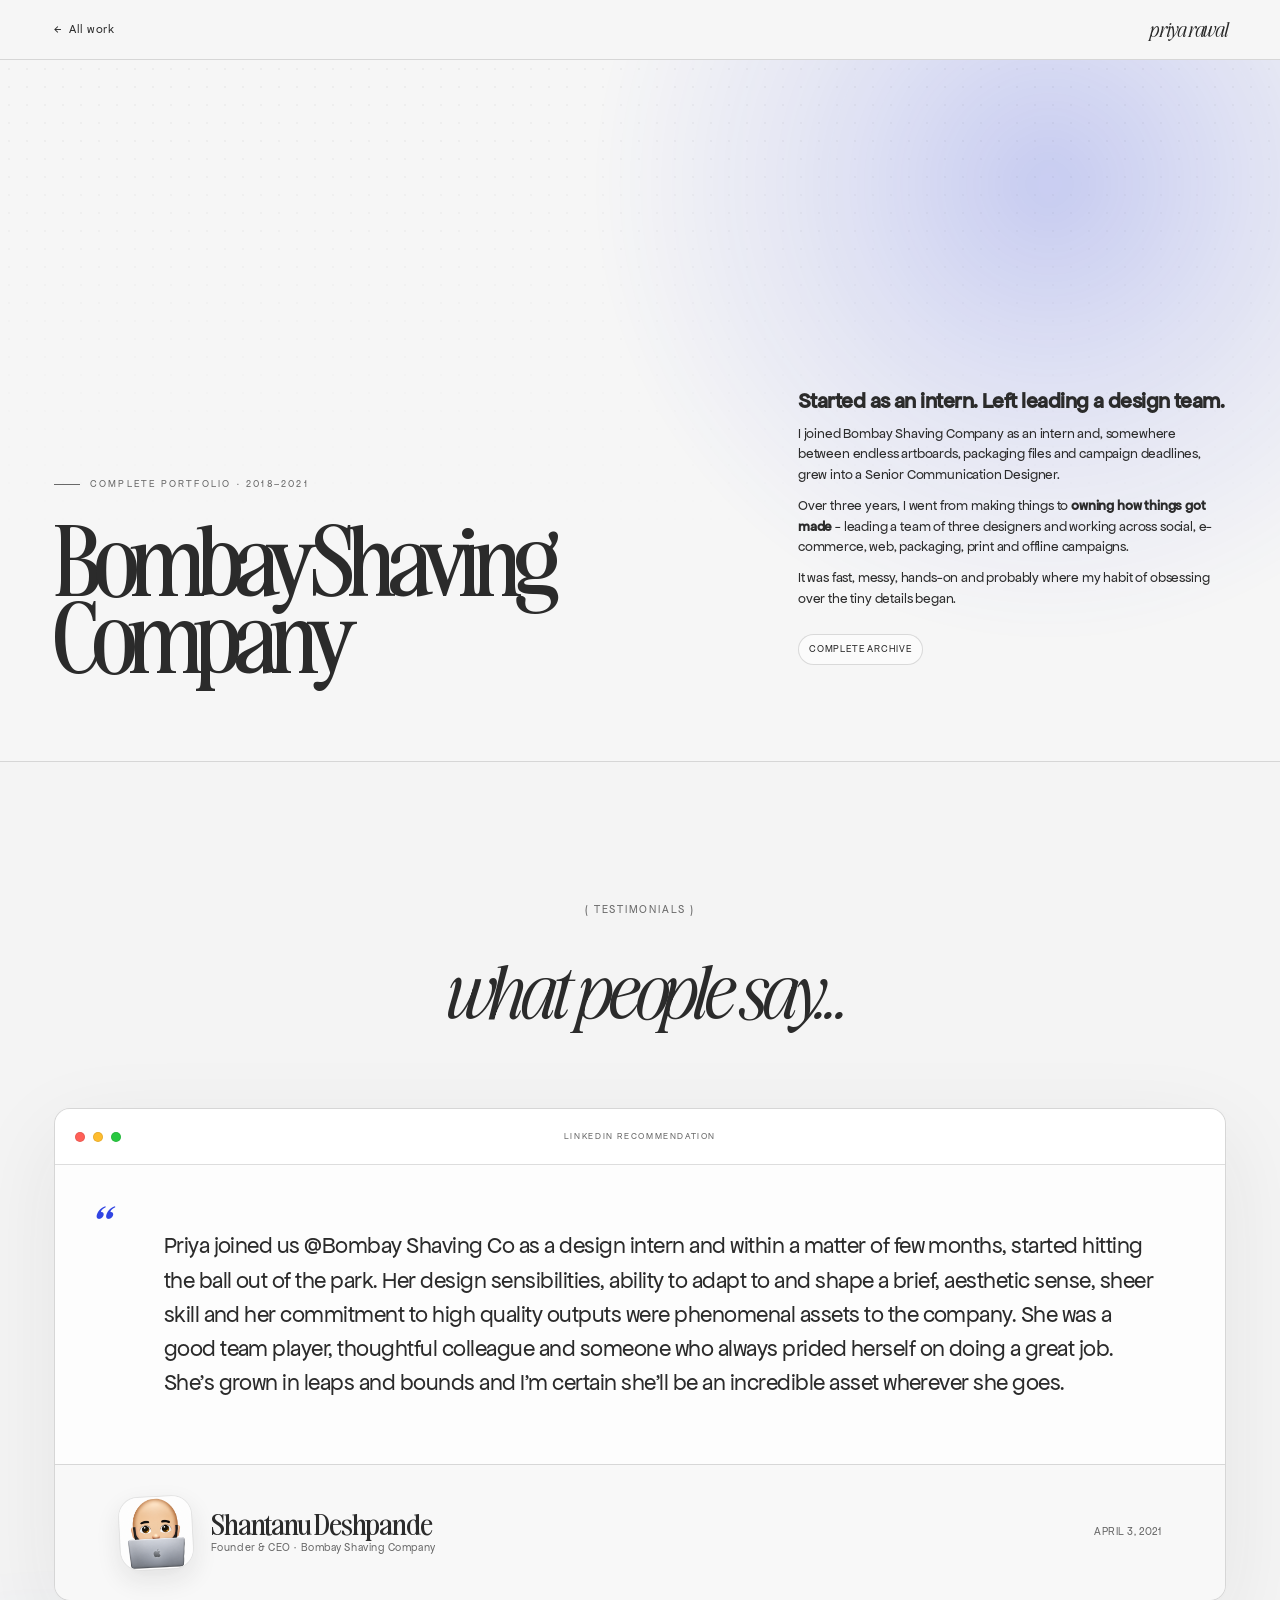
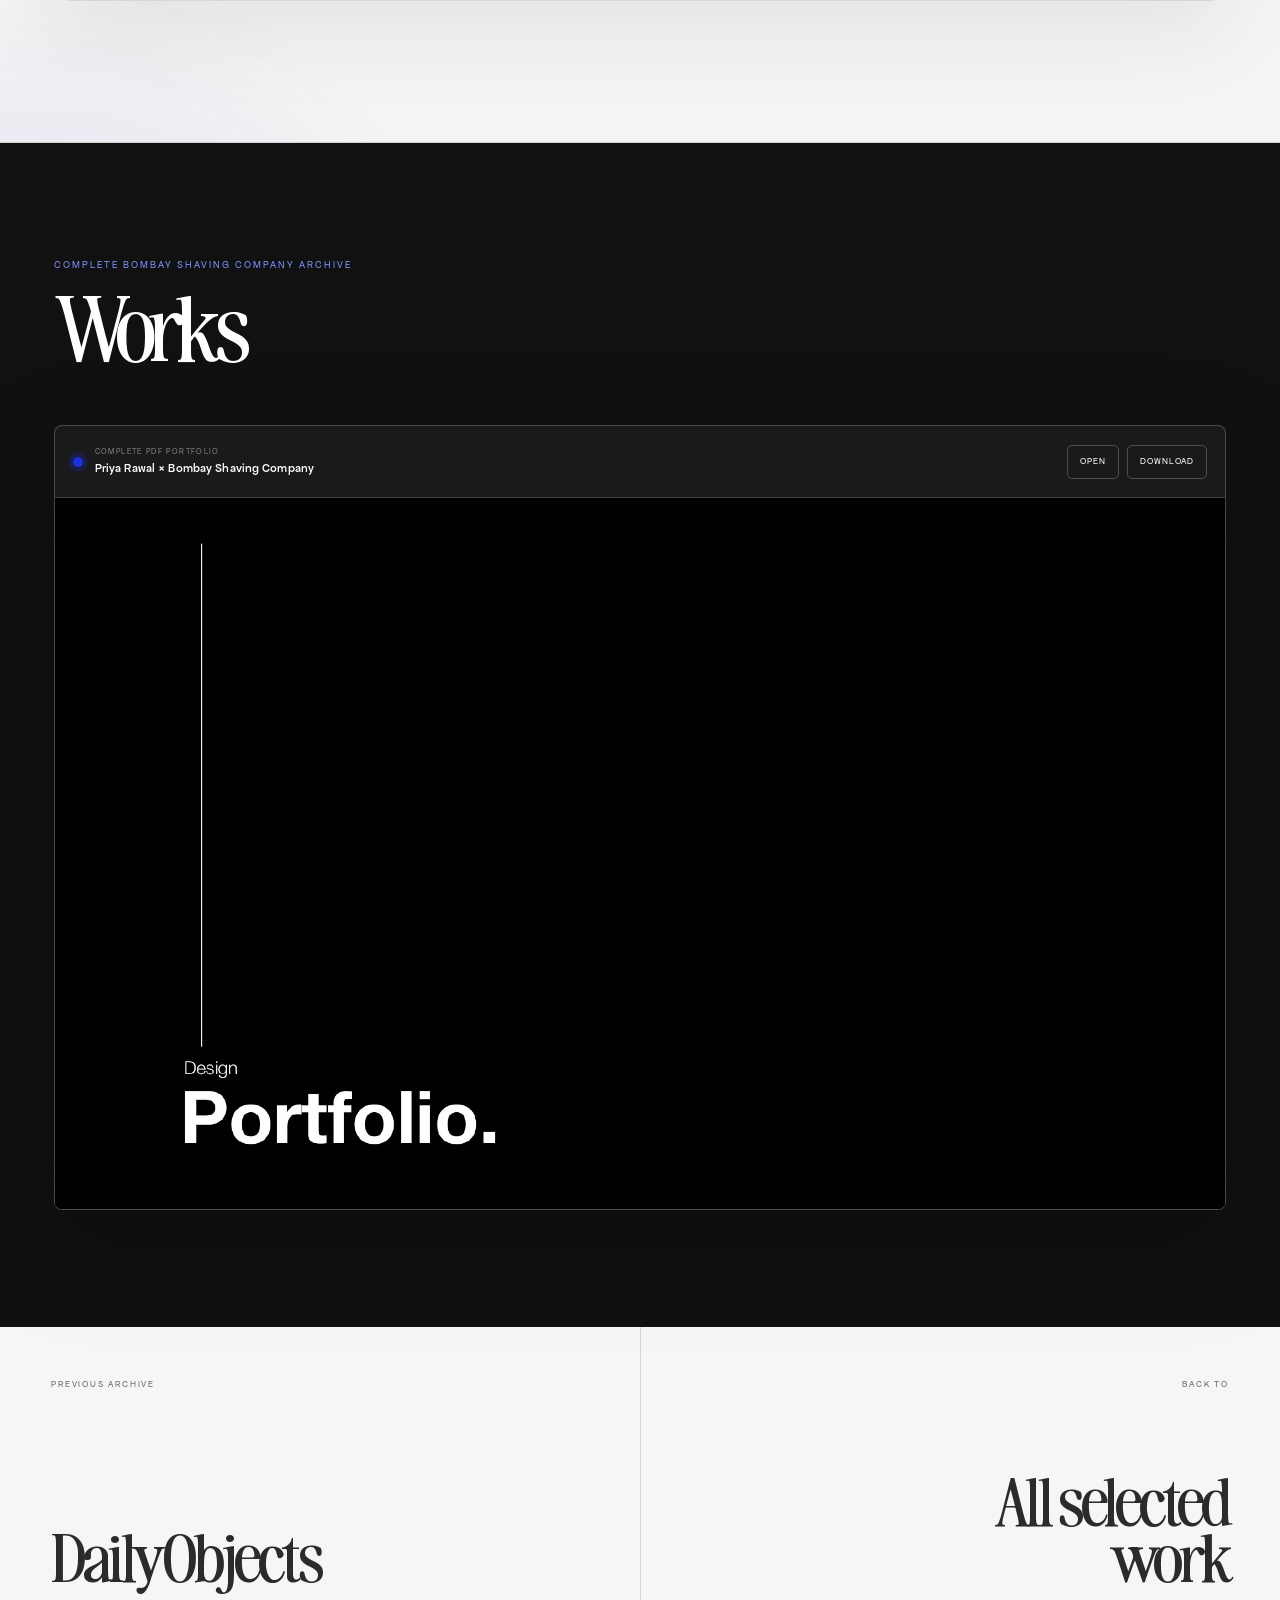
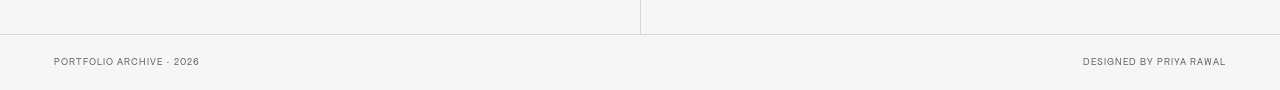
<file: work-bombay.html>
<!doctype html>
<html lang="en">
<head>
  <meta charset="utf-8">
  <meta name="viewport" content="width=device-width,initial-scale=1">
  <title>Bombay Shaving Company — Complete Portfolio by Priya Rawal</title>
  <meta name="description" content="Priya Rawal’s Bombay Shaving Company portfolio, featuring packaging, social, campaigns, website banners and mailers.">
  <link rel="canonical" href="https://priyarawal47.github.io/work-bombay.html">
  <meta property="og:title" content="Bombay Shaving Company — Complete Portfolio by Priya Rawal">
  <meta property="og:description" content="A complete portfolio of self-initiated work, packaging, campaign photography, social, website and digital advertising.">
  <meta property="og:type" content="website">
  <meta property="og:url" content="https://priyarawal47.github.io/work-bombay.html">
  <meta property="og:image" content="https://priyarawal47.github.io/priya-assets/work/full-bombay-01.jpg">
  <link rel="icon" href="data:image/svg+xml,%3Csvg xmlns='http://www.w3.org/2000/svg' viewBox='0 0 32 32'%3E%3Crect width='32' height='32' fill='%23F6F6F6'/%3E%3Ctext x='16' y='24' font-size='24' text-anchor='middle' fill='%232B2B2B' font-family='Georgia,serif' font-style='italic'%3Ep%3C/text%3E%3C/svg%3E">
  <link rel="stylesheet" href="work-gallery.css?v=20260914-shantanu-sticker">
</head>
<body>
  <a class="skip-link" href="#main">Skip to work</a>
  <header class="topnav">
    <a href="index.html#desk">All work</a>
    <a class="mark" href="index.html">priya rawal</a>
  </header>

  <main id="main">
    <section class="work-hero work-hero--story" aria-labelledby="page-title">
      <div class="work-hero__inner">
        <div><p class="eyebrow">Complete portfolio · 2018–2021</p><h1 class="title-long" id="page-title">Bombay Shaving Company</h1></div>
        <div class="work-hero__copy">
          <div class="work-hero__story">
            <p class="work-hero__story-title"><strong>Started as an intern. Left leading a design team.</strong></p>
            <p>I joined Bombay Shaving Company as an intern and, somewhere between endless artboards, packaging files and campaign deadlines, grew into a Senior Communication Designer.</p>
            <p>Over three years, I went from making things to <strong>owning how things got made</strong> - leading a team of three designers and working across social, e-commerce, web, packaging, print and offline campaigns.</p>
            <p>It was fast, messy, hands-on and probably where my habit of obsessing over the tiny details began.</p>
          </div>
          <ul class="work-hero__facts" aria-label="Project details"><li>Complete archive</li></ul>
        </div>
      </div>
    </section>

    <section class="testimonial-section" aria-labelledby="testimonial-title">
      <div class="testimonial-section__inner">
        <header class="testimonial-section__head">
          <p class="testimonial-section__kicker">( Testimonials )</p>
          <h2 id="testimonial-title">what people say...</h2>
        </header>

        <article class="testimonial-window">
          <div class="testimonial-window__bar" aria-hidden="true">
            <span class="testimonial-window__lights"><i></i><i></i><i></i></span>
            <span class="testimonial-window__label">LinkedIn recommendation</span>
          </div>
          <blockquote>
            <p>Priya joined us @Bombay Shaving Co as a design intern and within a matter of few months, started hitting the ball out of the park. Her design sensibilities, ability to adapt to and shape a brief, aesthetic sense, sheer skill and her commitment to high quality outputs were phenomenal assets to the company. She was a good team player, thoughtful colleague and someone who always prided herself on doing a great job. She’s grown in leaps and bounds and I’m certain she’ll be an incredible asset wherever she goes.</p>
          </blockquote>
          <footer class="testimonial-window__credit">
            <span class="testimonial-window__emoji" aria-hidden="true"><img src="priya-assets/bombay/shantanu-macbook-sticker.png?v=20260914" alt=""></span>
            <span class="testimonial-window__person"><strong>Shantanu Deshpande</strong><span>Founder &amp; CEO · Bombay Shaving Company</span></span>
            <time datetime="2021-04-03">April 3, 2021</time>
          </footer>
        </article>
      </div>
    </section>

    <div class="work-sections">
      <section class="work-section pdf-portfolio pdf-portfolio--dailyobjects" id="complete-portfolio" aria-labelledby="complete-portfolio-title">
        <header class="work-section__head">
          <div><p class="work-section__label">Complete Bombay Shaving Company archive</p><h2 id="complete-portfolio-title">Works</h2></div>
        </header>
        <div class="pdf-portfolio__reader">
          <div class="pdf-portfolio__toolbar">
            <div class="pdf-portfolio__identity">
              <span class="pdf-portfolio__status" aria-hidden="true"></span>
              <div><span class="pdf-portfolio__eyebrow">Complete PDF portfolio</span><strong>Priya Rawal × Bombay Shaving Company</strong></div>
            </div>
            <div class="pdf-portfolio__actions">
              <a href="bombay-portfolio.html?v=20260914-packaging" target="_blank" rel="noopener">Open</a>
              <a href="priya-assets/bombay/works-from-bombay-shaving-company.pdf?v=20260914-packaging" download>Download</a>
            </div>
          </div>
          <div class="pdf-portfolio__preview">
            <img src="priya-assets/dailyobjects/dailyobjects-portfolio-cover.jpg?v=20260914" alt="Black Design Portfolio cover" loading="eager" decoding="async">
          </div>
        </div>
      </section>
    </div>
  </main>

  <nav class="endnav" aria-label="More client archives">
    <a href="work-dailyobjects.html"><span class="endnav__label">Previous archive</span><span class="endnav__title">DailyObjects</span></a>
    <a href="index.html#desk"><span class="endnav__label">Back to</span><span class="endnav__title">All selected work</span></a>
  </nav>
  <footer class="colophon"><span>Portfolio archive · 2026</span><span>Designed by Priya Rawal</span></footer>

  <script src="work-gallery.js?v=20260912-2"></script>
</body>
</html>
</file>
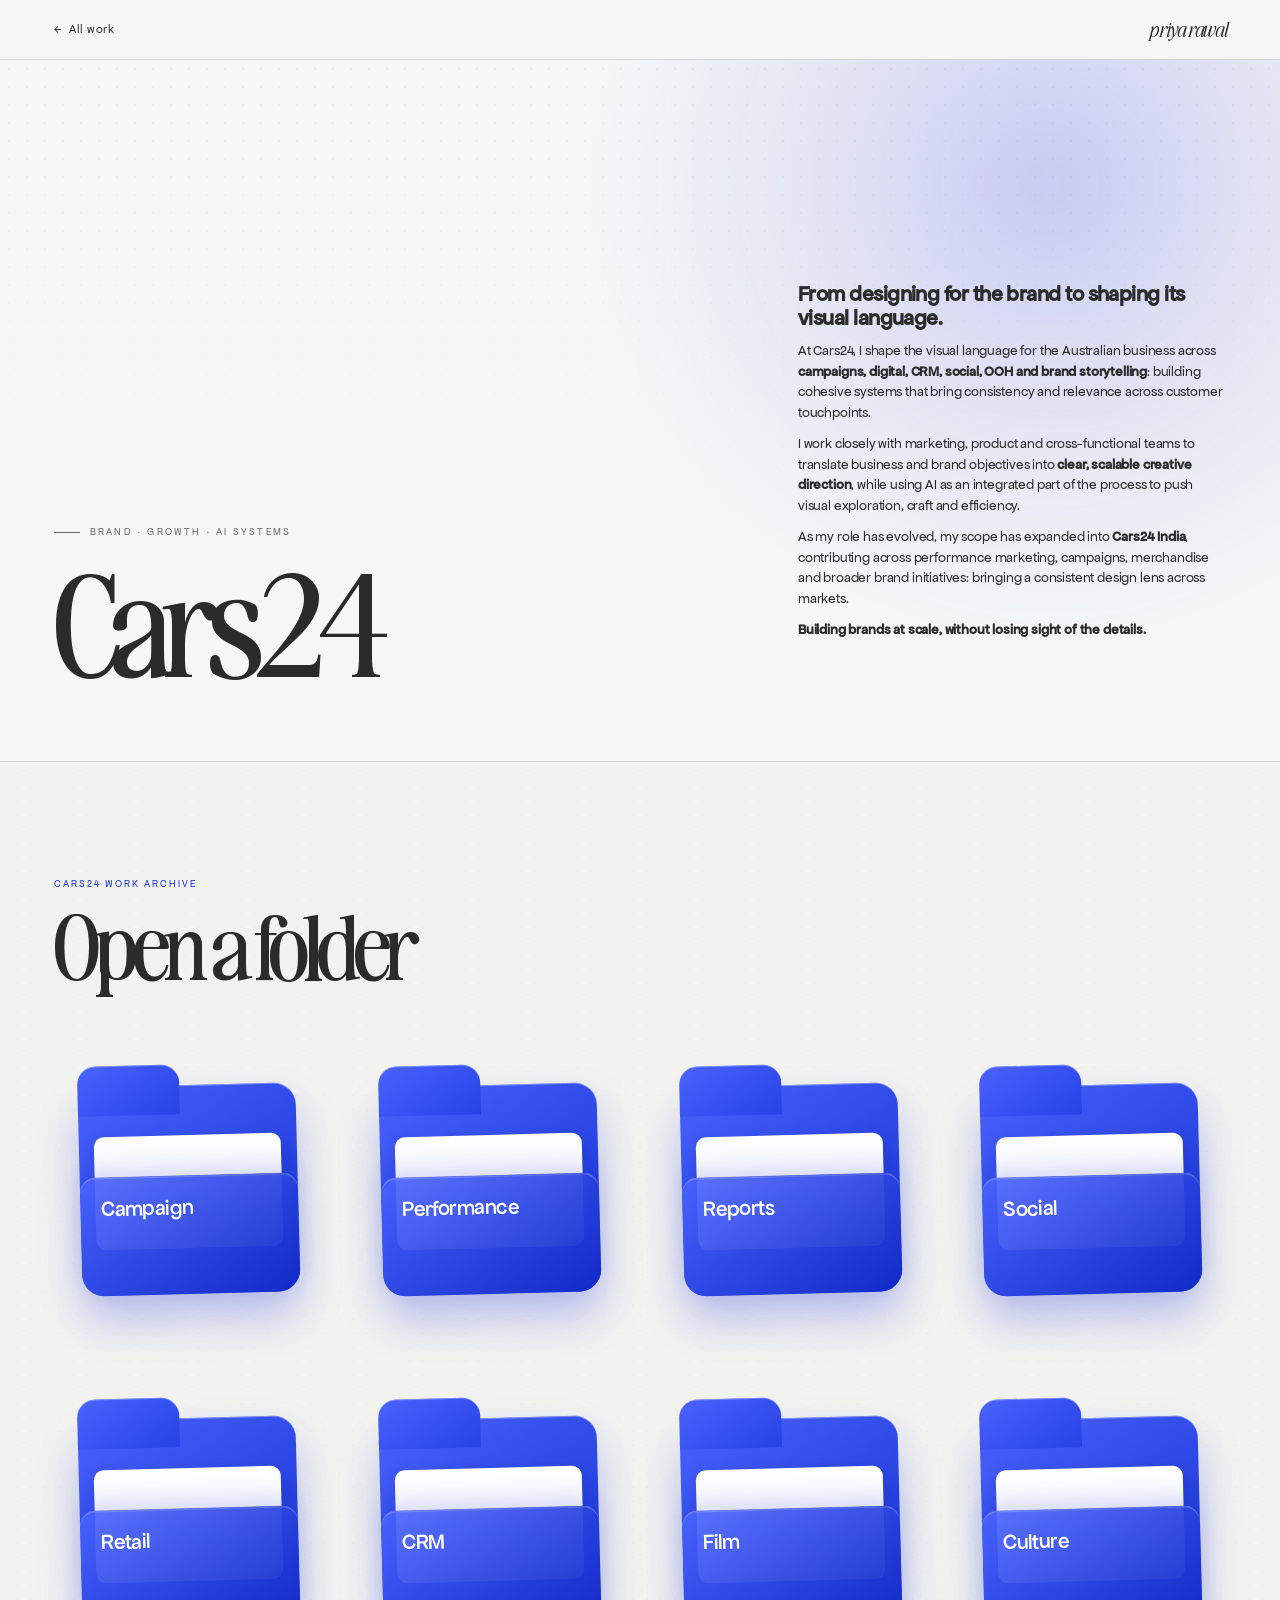
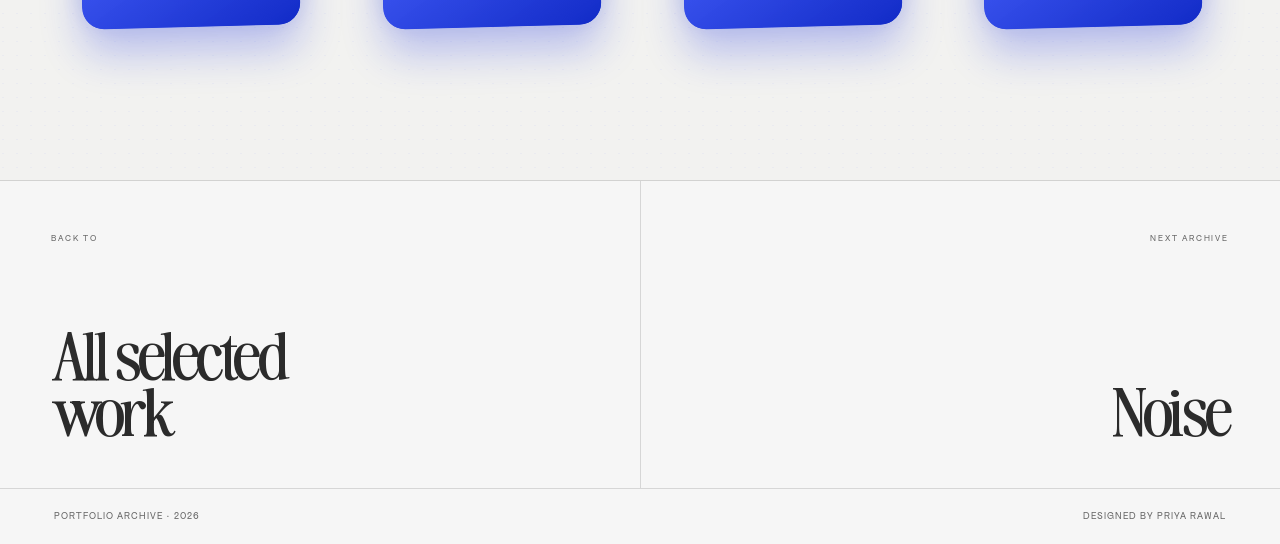
<file: work-cars24.html>
<!doctype html>
<html lang="en">
<head>
  <meta charset="utf-8">
  <meta name="viewport" content="width=device-width,initial-scale=1">
  <title>Cars24 — Work Archive by Priya Rawal</title>
  <meta name="description" content="Cars24 campaign, performance, reports, social, retail, CRM, film and culture work by Priya Rawal.">
  <link rel="canonical" href="https://priyarawal47.github.io/work-cars24.html">
  <meta property="og:title" content="Cars24 — Work Archive by Priya Rawal">
  <meta property="og:description" content="A categorized Cars24 archive spanning campaign, performance, reports, social, retail, CRM, film and culture.">
  <meta property="og:type" content="website">
  <meta property="og:url" content="https://priyarawal47.github.io/work-cars24.html">
  <meta property="og:image" content="https://priyarawal47.github.io/priya-assets/cars24/poster.jpg">
  <link rel="icon" href="data:image/svg+xml,%3Csvg xmlns='http://www.w3.org/2000/svg' viewBox='0 0 32 32'%3E%3Crect width='32' height='32' fill='%23F6F6F6'/%3E%3Ctext x='16' y='24' font-size='24' text-anchor='middle' fill='%232B2B2B' font-family='Georgia,serif' font-style='italic'%3Ep%3C/text%3E%3C/svg%3E">
  <link rel="stylesheet" href="work-gallery.css?v=20260914-standalone-cars24-folders">
</head>
<body>
  <a class="skip-link" href="#main">Skip to work</a>
  <header class="topnav">
    <a href="index.html#desk">All work</a>
    <a class="mark" href="index.html">priya rawal</a>
  </header>

  <main id="main">
    <section class="work-hero work-hero--story" aria-labelledby="page-title">
      <div class="work-hero__inner">
        <div>
          <p class="eyebrow">Brand · Growth · AI systems</p>
          <h1 id="page-title">Cars24</h1>
        </div>
        <div class="work-hero__copy" aria-label="Cars24 portfolio introduction">
          <div class="work-hero__story">
            <p class="work-hero__story-title"><strong>From designing for the brand to shaping its visual language.</strong></p>
            <p>At Cars24, I shape the visual language for the Australian business across <strong>campaigns, digital, CRM, social, OOH and brand storytelling</strong>: building cohesive systems that bring consistency and relevance across customer touchpoints.</p>
            <p>I work closely with marketing, product and cross-functional teams to translate business and brand objectives into <strong>clear, scalable creative direction</strong>, while using AI as an integrated part of the process to push visual exploration, craft and efficiency.</p>
            <p>As my role has evolved, my scope has expanded into <strong>Cars24 India</strong>, contributing across performance marketing, campaigns, merchandise and broader brand initiatives: bringing a consistent design lens across markets.</p>
            <p><strong>Building brands at scale, without losing sight of the details.</strong></p>
          </div>
        </div>
      </div>
    </section>

    <section class="work-section cars24-folder-section" id="cars24-folders" aria-labelledby="cars24-folders-title">
      <header class="work-section__head">
        <div>
          <p class="work-section__label">Cars24 work archive</p>
          <h2 id="cars24-folders-title">Open a folder</h2>
        </div>
      </header>

      <div class="cars-folder-grid" role="list">
        <article class="cars-folder-item" id="campaign-folder" role="listitem"><div class="cars-folder-card__folder"><span class="cars-folder-card__paper" aria-hidden="true"></span><div class="cars-folder-card__front"><h3>Campaign</h3></div></div></article>
        <article class="cars-folder-item" role="listitem"><div class="cars-folder-card__folder"><span class="cars-folder-card__paper" aria-hidden="true"></span><div class="cars-folder-card__front"><h3>Performance</h3></div></div></article>
        <article class="cars-folder-item" role="listitem"><div class="cars-folder-card__folder"><span class="cars-folder-card__paper" aria-hidden="true"></span><div class="cars-folder-card__front"><h3>Reports</h3></div></div></article>
        <article class="cars-folder-item" role="listitem"><div class="cars-folder-card__folder"><span class="cars-folder-card__paper" aria-hidden="true"></span><div class="cars-folder-card__front"><h3>Social</h3></div></div></article>
        <article class="cars-folder-item" role="listitem"><div class="cars-folder-card__folder"><span class="cars-folder-card__paper" aria-hidden="true"></span><div class="cars-folder-card__front"><h3>Retail</h3></div></div></article>
        <article class="cars-folder-item" role="listitem"><div class="cars-folder-card__folder"><span class="cars-folder-card__paper" aria-hidden="true"></span><div class="cars-folder-card__front"><h3>CRM</h3></div></div></article>
        <article class="cars-folder-item" role="listitem"><div class="cars-folder-card__folder"><span class="cars-folder-card__paper" aria-hidden="true"></span><div class="cars-folder-card__front"><h3>Film</h3></div></div></article>
        <article class="cars-folder-item" role="listitem"><div class="cars-folder-card__folder"><span class="cars-folder-card__paper" aria-hidden="true"></span><div class="cars-folder-card__front"><h3>Culture</h3></div></div></article>
      </div>
    </section>
  </main>

  <nav class="endnav" aria-label="More client archives">
    <a href="index.html#desk"><span class="endnav__label">Back to</span><span class="endnav__title">All selected work</span></a>
    <a href="work-noise.html?v=20260914-noise-cover"><span class="endnav__label">Next archive</span><span class="endnav__title">Noise</span></a>
  </nav>
  <footer class="colophon"><span>Portfolio archive · 2026</span><span>Designed by Priya Rawal</span></footer>
</body>
</html>
</file>
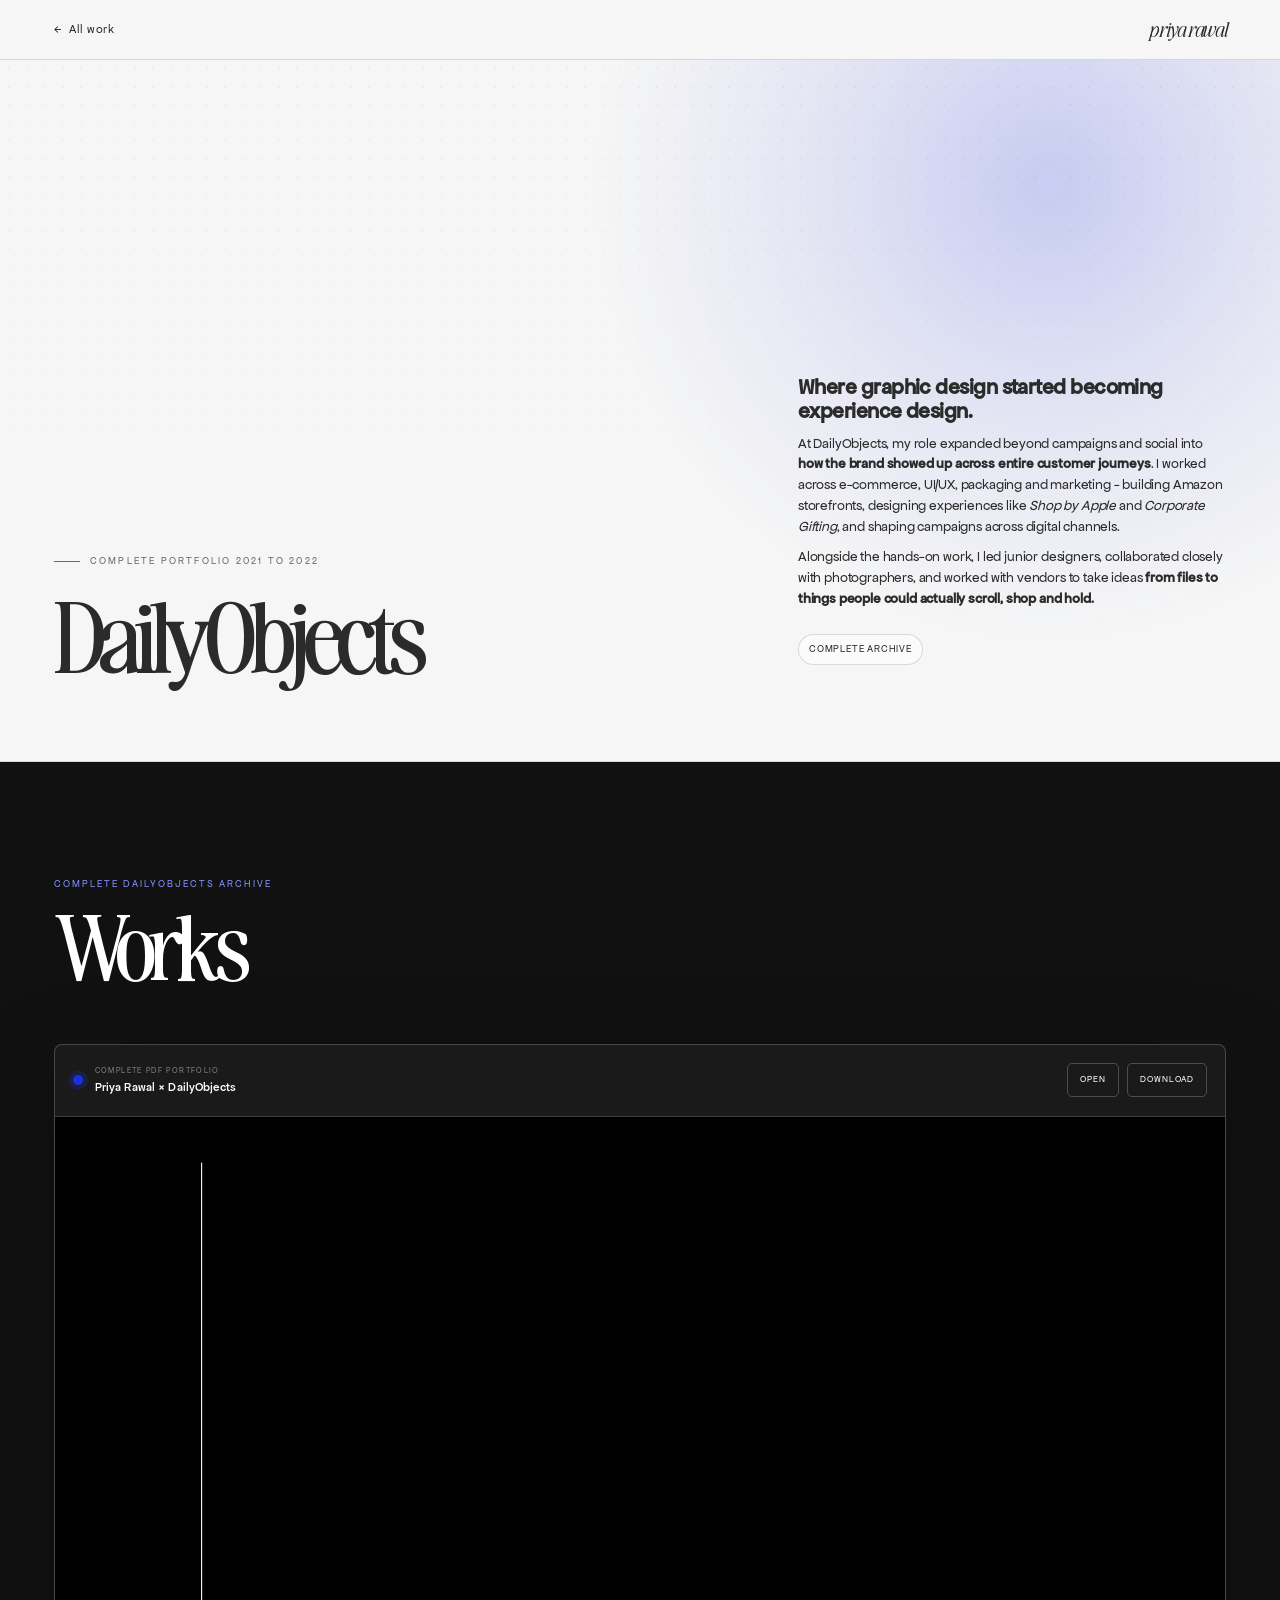
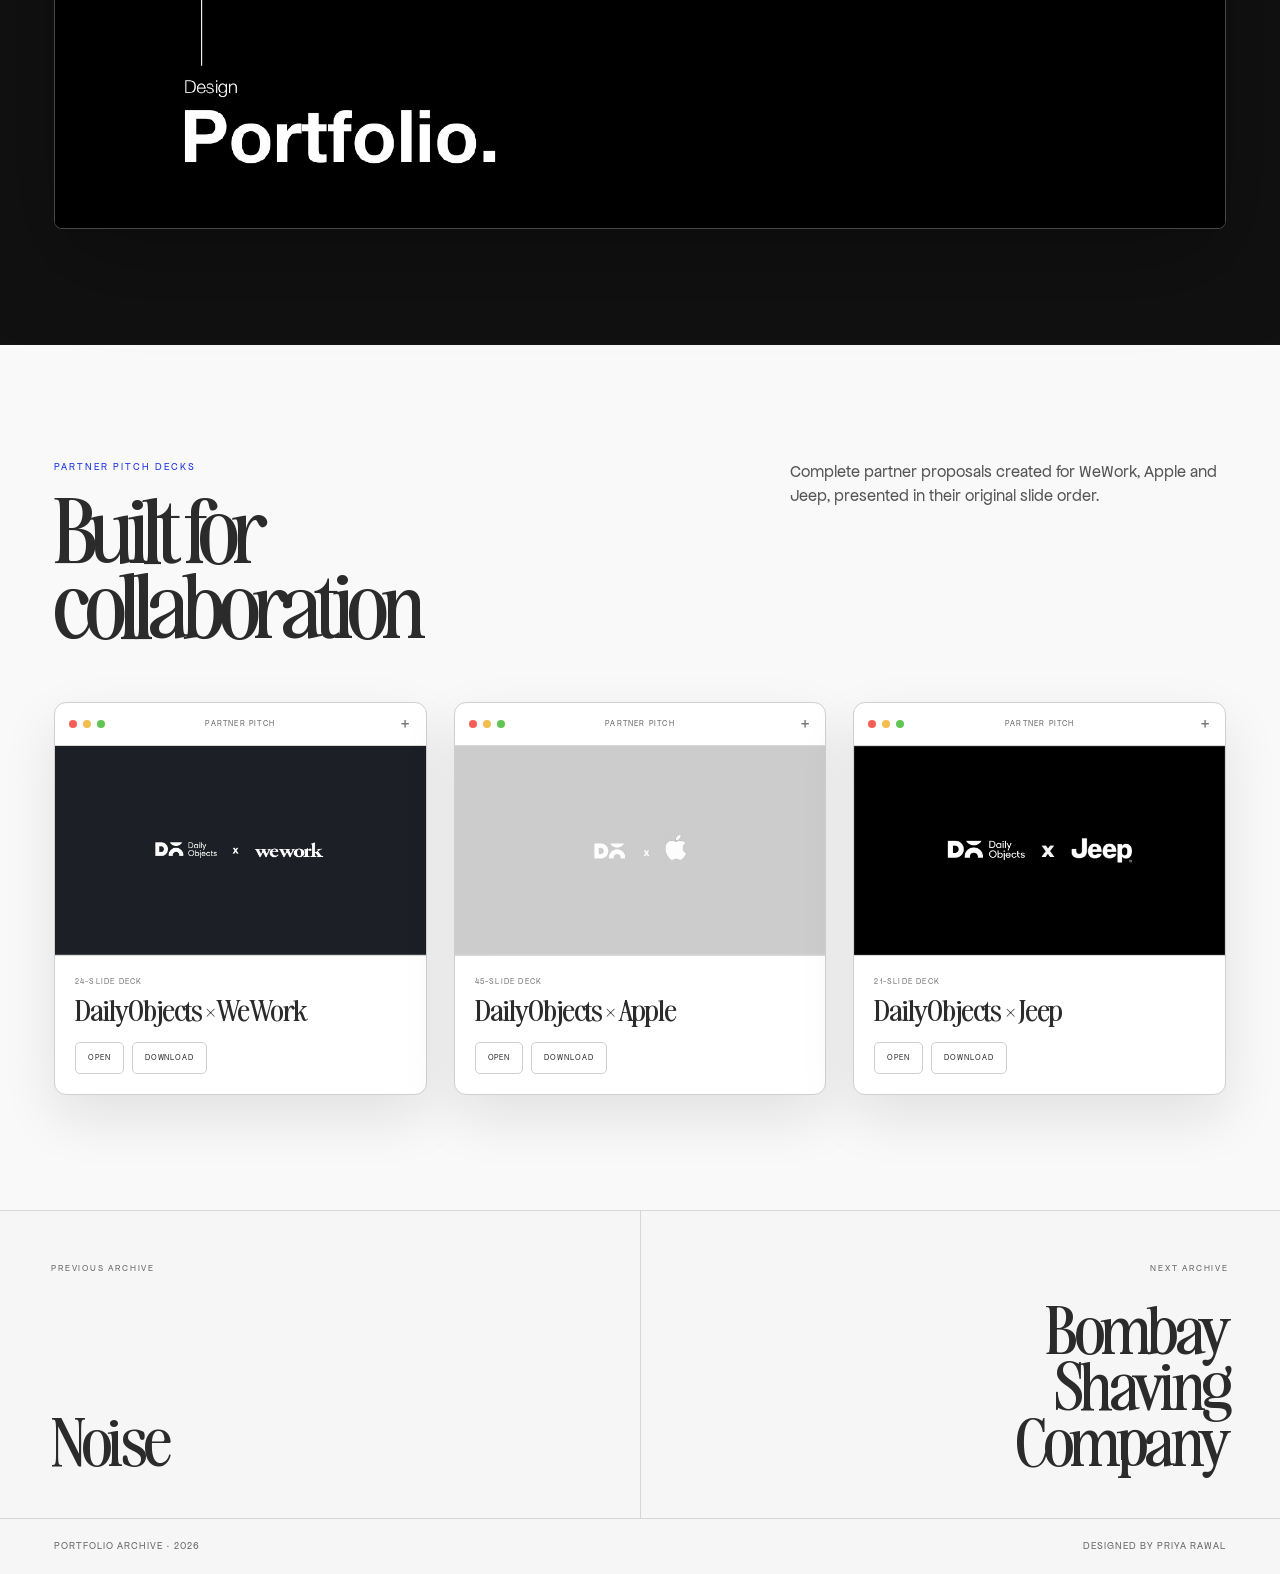
<file: work-dailyobjects.html>
<!doctype html>
<html lang="en">
<head>
  <meta charset="utf-8">
  <meta name="viewport" content="width=device-width,initial-scale=1">
  <title>DailyObjects — Complete Portfolio 2021 to 2022 | Priya Rawal</title>
  <meta name="description" content="Priya Rawal’s complete DailyObjects portfolio, including advertising, marketplace, email and partner pitch-deck work from 2021 to 2022.">
  <link rel="canonical" href="https://priyarawal47.github.io/work-dailyobjects.html">
  <meta property="og:title" content="DailyObjects — Complete Portfolio 2021 to 2022">
  <meta property="og:description" content="DailyObjects advertising, marketplace, email and partner pitch-deck work by Priya Rawal.">
  <meta property="og:type" content="website">
  <meta property="og:url" content="https://priyarawal47.github.io/work-dailyobjects.html">
  <meta property="og:image" content="https://priyarawal47.github.io/priya-assets/dailyobjects/dailyobjects-portfolio-cover.jpg">
  <link rel="icon" href="data:image/svg+xml,%3Csvg xmlns='http://www.w3.org/2000/svg' viewBox='0 0 32 32'%3E%3Crect width='32' height='32' fill='%23F6F6F6'/%3E%3Ctext x='16' y='24' font-size='24' text-anchor='middle' fill='%232B2B2B' font-family='Georgia,serif' font-style='italic'%3Ep%3C/text%3E%3C/svg%3E">
  <link rel="stylesheet" href="work-gallery.css?v=20260914-dailyobjects-archive">
</head>
<body>
  <a class="skip-link" href="#main">Skip to work</a>
  <header class="topnav">
    <a href="index.html#desk">All work</a>
    <a class="mark" href="index.html">priya rawal</a>
  </header>

  <main id="main">
    <section class="work-hero work-hero--story" aria-labelledby="page-title">
      <div class="work-hero__inner">
        <div><p class="eyebrow">Complete Portfolio 2021 to 2022</p><h1 class="title-long" id="page-title">DailyObjects</h1></div>
        <div class="work-hero__copy">
          <div class="work-hero__story">
            <p class="work-hero__story-title"><strong>Where graphic design started becoming experience design.</strong></p>
            <p>At DailyObjects, my role expanded beyond campaigns and social into <strong>how the brand showed up across entire customer journeys</strong>. I worked across e-commerce, UI/UX, packaging and marketing - building Amazon storefronts, designing experiences like <em>Shop by Apple</em> and <em>Corporate Gifting</em>, and shaping campaigns across digital channels.</p>
            <p>Alongside the hands-on work, I led junior designers, collaborated closely with photographers, and worked with vendors to take ideas <strong>from files to things people could actually scroll, shop and hold.</strong></p>
          </div>
          <ul class="work-hero__facts" aria-label="Project details"><li>Complete Archive</li></ul>
        </div>
      </div>
    </section>

    <div class="work-sections">
      <section class="work-section pdf-portfolio pdf-portfolio--dailyobjects" id="complete-portfolio" aria-labelledby="complete-portfolio-title">
        <header class="work-section__head">
          <div><p class="work-section__label">Complete DailyObjects archive</p><h2 id="complete-portfolio-title">Works</h2></div>
        </header>
        <div class="pdf-portfolio__reader">
          <div class="pdf-portfolio__toolbar">
            <div class="pdf-portfolio__identity">
              <span class="pdf-portfolio__status" aria-hidden="true"></span>
              <div><span class="pdf-portfolio__eyebrow">Complete PDF portfolio</span><strong>Priya Rawal × DailyObjects</strong></div>
            </div>
            <div class="pdf-portfolio__actions">
              <a href="dailyobjects-portfolio.html?deck=archive&amp;v=20260914-packaging-pages" target="_blank" rel="noopener">Open</a>
              <a href="priya-assets/dailyobjects/works-from-dailyobjects.pdf?v=20260914-packaging-pages" download>Download</a>
            </div>
          </div>
          <div class="pdf-portfolio__preview">
            <img src="priya-assets/dailyobjects/dailyobjects-portfolio-cover.jpg?v=20260914-packaging-pages" alt="Black Design Portfolio cover from Priya Rawal’s DailyObjects archive" loading="eager" decoding="async">
          </div>
        </div>
      </section>

      <section class="work-section partner-decks" id="partner-decks" aria-labelledby="partner-decks-title">
        <header class="work-section__head">
          <div><p class="work-section__label">Partner pitch decks</p><h2 id="partner-decks-title">Built for collaboration</h2></div>
          <p class="work-section__summary">Complete partner proposals created for WeWork, Apple and Jeep, presented in their original slide order.</p>
        </header>

        <div class="deck-grid">
          <article class="deck-card">
            <div class="deck-card__chrome"><span class="deck-card__lights" aria-hidden="true"><i></i><i></i><i></i></span><span>Partner pitch</span><span aria-hidden="true">+</span></div>
            <div class="deck-card__media"><img src="priya-assets/dailyobjects/dailyobjects-x-wework-cover.jpg?v=20260914" alt="DailyObjects and WeWork pitch deck cover" loading="lazy" decoding="async"></div>
            <div class="deck-card__footer">
              <div><p>24-slide deck</p><h3>DailyObjects × WeWork</h3></div>
              <div class="deck-card__actions"><a href="dailyobjects-portfolio.html?deck=wework&amp;v=20260914" target="_blank" rel="noopener">Open</a><a href="priya-assets/dailyobjects/dailyobjects-x-wework.pdf?v=20260914" download>Download</a></div>
            </div>
          </article>

          <article class="deck-card deck-card--apple">
            <div class="deck-card__chrome"><span class="deck-card__lights" aria-hidden="true"><i></i><i></i><i></i></span><span>Partner pitch</span><span aria-hidden="true">+</span></div>
            <div class="deck-card__media"><img src="priya-assets/dailyobjects/dailyobjects-x-apple-cover.jpg?v=20260914" alt="DailyObjects and Apple pitch deck cover" loading="lazy" decoding="async"></div>
            <div class="deck-card__footer">
              <div><p>45-slide deck</p><h3>DailyObjects × Apple</h3></div>
              <div class="deck-card__actions"><a href="dailyobjects-portfolio.html?deck=apple&amp;v=20260914" target="_blank" rel="noopener">Open</a><a href="priya-assets/dailyobjects/dailyobjects-x-apple.pdf?v=20260914" download>Download</a></div>
            </div>
          </article>

          <article class="deck-card">
            <div class="deck-card__chrome"><span class="deck-card__lights" aria-hidden="true"><i></i><i></i><i></i></span><span>Partner pitch</span><span aria-hidden="true">+</span></div>
            <div class="deck-card__media"><img src="priya-assets/dailyobjects/dailyobjects-x-jeep-cover.jpg?v=20260914" alt="DailyObjects and Jeep pitch deck cover" loading="lazy" decoding="async"></div>
            <div class="deck-card__footer">
              <div><p>21-slide deck</p><h3>DailyObjects × Jeep</h3></div>
              <div class="deck-card__actions"><a href="dailyobjects-portfolio.html?deck=jeep&amp;v=20260914" target="_blank" rel="noopener">Open</a><a href="priya-assets/dailyobjects/dailyobjects-x-jeep.pdf?v=20260914" download>Download</a></div>
            </div>
          </article>
        </div>
      </section>
    </div>
  </main>

  <nav class="endnav" aria-label="More client archives">
    <a href="work-noise.html?v=20260914-noise-cover"><span class="endnav__label">Previous archive</span><span class="endnav__title">Noise</span></a>
    <a href="work-bombay.html"><span class="endnav__label">Next archive</span><span class="endnav__title">Bombay Shaving Company</span></a>
  </nav>
  <footer class="colophon"><span>Portfolio archive · 2026</span><span>Designed by Priya Rawal</span></footer>
</body>
</html>
</file>
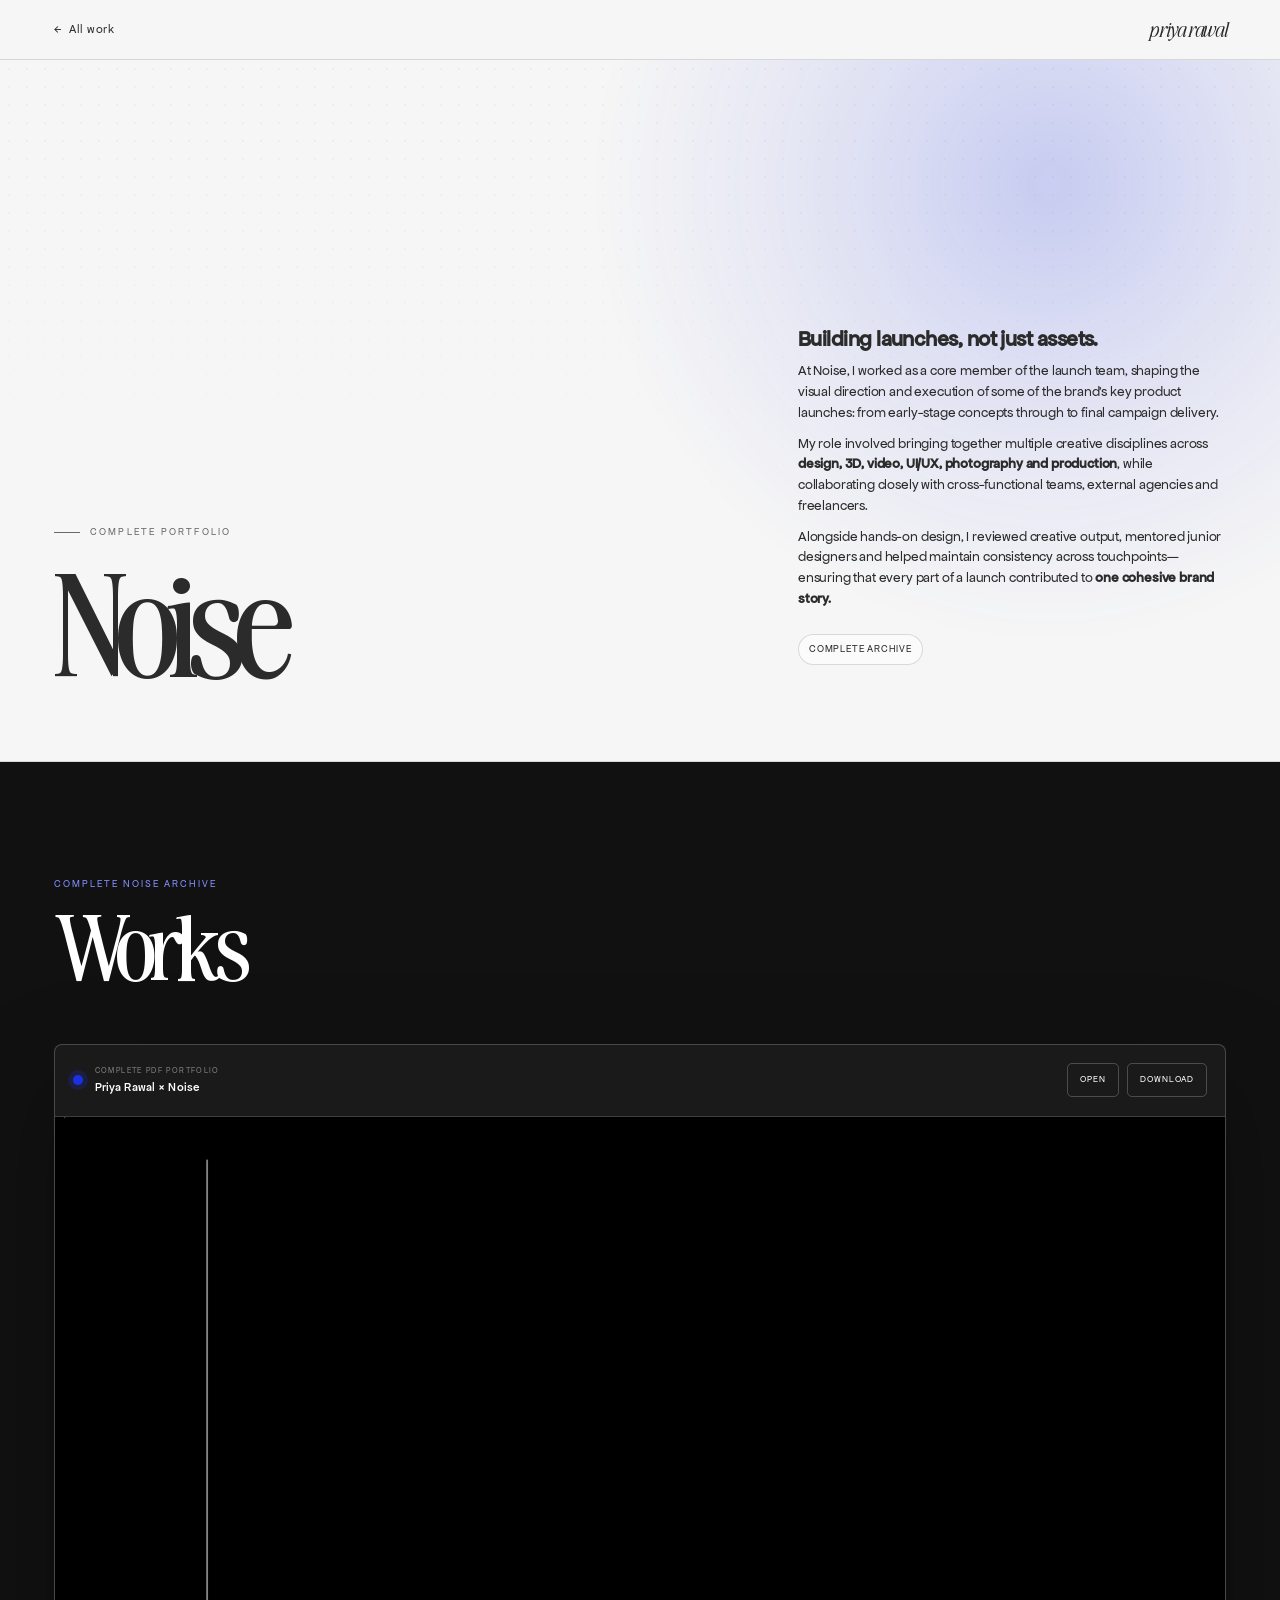
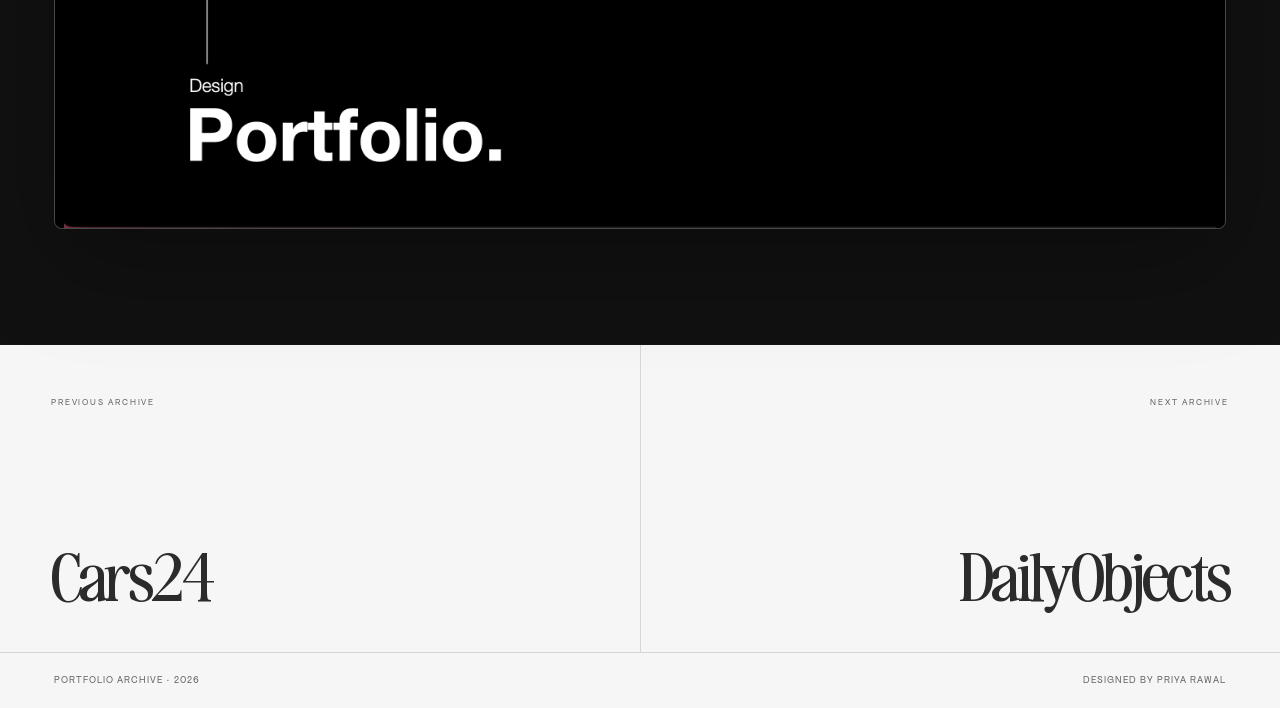
<file: work-noise.html>
<!doctype html>
<html lang="en">
<head>
  <meta charset="utf-8">
  <meta name="viewport" content="width=device-width,initial-scale=1">
  <title>Noise — Complete Portfolio by Priya Rawal</title>
  <meta name="description" content="Priya Rawal’s complete Noise portfolio archive.">
  <link rel="canonical" href="https://priyarawal47.github.io/work-noise.html">
  <meta property="og:title" content="Noise — Complete Portfolio by Priya Rawal">
  <meta property="og:description" content="A complete portfolio archive of Priya Rawal’s work for Noise.">
  <meta property="og:type" content="website">
  <meta property="og:url" content="https://priyarawal47.github.io/work-noise.html">
  <meta property="og:image" content="https://priyarawal47.github.io/priya-assets/noise/noise-portfolio-cover.png">
  <link rel="icon" href="data:image/svg+xml,%3Csvg xmlns='http://www.w3.org/2000/svg' viewBox='0 0 32 32'%3E%3Crect width='32' height='32' fill='%23F6F6F6'/%3E%3Ctext x='16' y='24' font-size='24' text-anchor='middle' fill='%232B2B2B' font-family='Georgia,serif' font-style='italic'%3Ep%3C/text%3E%3C/svg%3E">
  <link rel="stylesheet" href="work-gallery.css?v=20260914-noise-pdf">
</head>
<body>
  <a class="skip-link" href="#main">Skip to work</a>
  <header class="topnav">
    <a href="index.html#desk">All work</a>
    <a class="mark" href="index.html">priya rawal</a>
  </header>

  <main id="main">
    <section class="work-hero work-hero--story" aria-labelledby="page-title">
      <div class="work-hero__inner">
        <div><p class="eyebrow">Complete portfolio</p><h1 id="page-title">Noise</h1></div>
        <div class="work-hero__copy" aria-label="Noise portfolio introduction">
          <div class="work-hero__story">
            <p class="work-hero__story-title"><strong>Building launches, not just assets.</strong></p>
            <p>At Noise, I worked as a core member of the launch team, shaping the visual direction and execution of some of the brand’s key product launches: from early-stage concepts through to final campaign delivery.</p>
            <p>My role involved bringing together multiple creative disciplines across <strong>design, 3D, video, UI/UX, photography and production</strong>, while collaborating closely with cross-functional teams, external agencies and freelancers.</p>
            <p>Alongside hands-on design, I reviewed creative output, mentored junior designers and helped maintain consistency across touchpoints—ensuring that every part of a launch contributed to <strong>one cohesive brand story.</strong></p>
          </div>
          <ul class="work-hero__facts" aria-label="Project details"><li>Complete archive</li></ul>
        </div>
      </div>
    </section>

    <div class="work-sections">
      <section class="work-section pdf-portfolio pdf-portfolio--dailyobjects" id="complete-portfolio" aria-labelledby="complete-portfolio-title">
        <header class="work-section__head">
          <div><p class="work-section__label">Complete Noise archive</p><h2 id="complete-portfolio-title">Works</h2></div>
        </header>
        <div class="pdf-portfolio__reader">
          <div class="pdf-portfolio__toolbar">
            <div class="pdf-portfolio__identity">
              <span class="pdf-portfolio__status" aria-hidden="true"></span>
              <div><span class="pdf-portfolio__eyebrow">Complete PDF portfolio</span><strong>Priya Rawal × Noise</strong></div>
            </div>
            <div class="pdf-portfolio__actions">
              <a href="noise-portfolio.html?v=20260914-noise-pdf" target="_blank" rel="noopener">Open</a>
              <a href="priya-assets/noise/works-from-noise.pdf?v=20260914-noise-pdf" download>Download</a>
            </div>
          </div>
          <div class="pdf-portfolio__preview">
            <img src="priya-assets/noise/noise-portfolio-cover.png?v=20260914-noise-cover" alt="Black Design Portfolio cover for Priya Rawal’s Noise archive" loading="eager" decoding="async">
          </div>
        </div>
      </section>
    </div>
  </main>

  <nav class="endnav" aria-label="More client archives">
    <a href="work-cars24.html?v=20260914-standalone-cars24-folders"><span class="endnav__label">Previous archive</span><span class="endnav__title">Cars24</span></a>
    <a href="work-dailyobjects.html?v=20260914-archive"><span class="endnav__label">Next archive</span><span class="endnav__title">DailyObjects</span></a>
  </nav>
  <footer class="colophon"><span>Portfolio archive · 2026</span><span>Designed by Priya Rawal</span></footer>
</body>
</html>
</file>
<file: work-gallery.css>
@font-face{font-family:"Editorial";src:url("priya-assets/fonts/editorial-regular.woff2") format("woff2");font-weight:400;font-style:normal;font-display:swap}
@font-face{font-family:"Editorial";src:url("priya-assets/fonts/editorial-italic.woff2") format("woff2");font-weight:400;font-style:italic;font-display:swap}
@font-face{font-family:"Apfel";src:url("priya-assets/fonts/apfel-400.woff2") format("woff2");font-weight:400;font-style:normal;font-display:swap}
@font-face{font-family:"Apfel";src:url("priya-assets/fonts/apfel-500.woff2") format("woff2");font-weight:500;font-style:normal;font-display:swap}
@font-face{font-family:"Awesome Serif";src:url("priya-assets/fonts/awesome-serif-var.ttf") format("truetype");font-weight:100 900;font-style:normal;font-display:swap}
@font-face{font-family:"Awesome Serif";src:url("priya-assets/fonts/awesome-serif-italic-var.ttf") format("truetype");font-weight:100 900;font-style:italic;font-display:swap}

:root{
  --canvas:#f6f6f6;
  --surface:#fff;
  --ink:#2b2b2b;
  --muted:#696969;
  --rule:rgba(43,43,43,.16);
  --accent:#1b31e0;
  --serif:"Awesome Serif","Editorial",Georgia,"Times New Roman",serif;
  --sans:"Apfel",-apple-system,BlinkMacSystemFont,"Segoe UI",sans-serif;
  --pad:clamp(20px,4.2vw,78px);
  --nav-height:59px;
}

*{box-sizing:border-box}
html{scroll-behavior:smooth}
body{margin:0;background:var(--canvas);color:var(--ink);font-family:var(--sans);font-size:15px;line-height:1.5}
body.lightbox-open{overflow:hidden}
img{display:block;max-width:100%}
a{color:inherit;text-decoration:none}
button{font:inherit;color:inherit}
[hidden]{display:none!important}
::selection{background:var(--accent);color:#fff}
:focus-visible{outline:2px solid var(--accent);outline-offset:4px}

.skip-link{position:fixed;left:16px;top:10px;z-index:300;padding:9px 14px;border-radius:999px;background:var(--ink);color:#fff;transform:translateY(-160%);transition:transform .2s ease}
.skip-link:focus{transform:none}

.topnav{position:sticky;top:0;z-index:90;min-height:var(--nav-height);display:flex;align-items:center;justify-content:space-between;gap:20px;padding:15px var(--pad);border-bottom:1px solid var(--rule);background:rgba(246,246,246,.92);backdrop-filter:blur(18px);-webkit-backdrop-filter:blur(18px)}
.topnav a{font-size:12px;letter-spacing:.04em}
.topnav a:first-child{display:inline-flex;align-items:center;gap:8px}
.topnav a:first-child::before{content:"←";transition:transform .2s ease}
.topnav a:first-child:hover::before{transform:translateX(-4px)}
.topnav .mark{font-family:var(--serif);font-size:19px;font-style:italic;letter-spacing:-.02em}

.work-hero{position:relative;isolation:isolate;display:flex;align-items:flex-end;min-height:min(78vh,860px);overflow:hidden;padding:clamp(92px,13vw,190px) var(--pad) clamp(52px,7vw,100px);border-bottom:1px solid var(--rule)}
.work-hero::before{content:"";position:absolute;z-index:-2;width:min(72vw,980px);aspect-ratio:1;right:-18vw;top:-48%;border-radius:50%;background:radial-gradient(circle,rgba(27,49,224,.21),rgba(27,49,224,.08) 38%,transparent 70%);filter:blur(10px)}
.work-hero::after{content:"";position:absolute;z-index:-1;inset:0;background-image:radial-gradient(rgba(43,43,43,.13) .75px,transparent .75px);background-size:18px 18px;mask-image:linear-gradient(to bottom,rgba(0,0,0,.35),transparent 70%)}
.work-hero__inner{width:100%;display:grid;grid-template-columns:minmax(0,1.55fr) minmax(260px,.65fr);gap:clamp(34px,7vw,110px);align-items:end}
.eyebrow{display:flex;align-items:center;gap:10px;margin:0 0 24px;font-size:10px;letter-spacing:.22em;text-transform:uppercase;color:var(--muted)}
.eyebrow::before{content:"";width:26px;height:1px;background:currentColor}
.work-hero h1{max-width:9ch;margin:0;font-family:var(--serif);font-weight:400;font-size:clamp(66px,10.7vw,176px);line-height:.78;letter-spacing:-.066em}
.work-hero h1.title-long{max-width:13ch;font-size:clamp(54px,7.4vw,122px);line-height:.82}
.work-hero__copy{padding-bottom:.5vw}
.work-hero__lede{max-width:35ch;margin:0 0 28px;font-size:clamp(18px,1.6vw,27px);line-height:1.28;letter-spacing:-.025em}
.work-hero--story .work-hero__inner{grid-template-columns:minmax(0,1.35fr) minmax(330px,.85fr);gap:clamp(32px,5vw,80px)}
.work-hero__story{max-width:50ch;margin:0 0 24px;font-size:clamp(14px,1.05vw,17px);line-height:1.48;letter-spacing:-.012em}
.work-hero__story p{margin:0}
.work-hero__story p+p{margin-top:.72em}
.work-hero__story-title{font-size:clamp(21px,1.7vw,27px);font-weight:600;line-height:1.12;letter-spacing:-.025em}
.work-hero__story strong{font-weight:600}
.work-hero__facts{display:flex;flex-wrap:wrap;gap:8px;margin:0;padding:0;list-style:none}
.work-hero__facts li{padding:7px 10px;border:1px solid var(--rule);border-radius:999px;background:rgba(255,255,255,.5);font-size:10px;letter-spacing:.08em;text-transform:uppercase}

.testimonial-section{position:relative;isolation:isolate;overflow:hidden;padding:clamp(90px,11vw,180px) var(--pad);border-bottom:1px solid var(--rule);background:#f4f4f4}
.testimonial-section::before{content:"";position:absolute;z-index:-1;width:min(68vw,920px);aspect-ratio:1;left:-30vw;bottom:-70%;border-radius:50%;background:radial-gradient(circle,rgba(27,49,224,.12),rgba(27,49,224,.04) 42%,transparent 70%);filter:blur(8px)}
.testimonial-section__inner{width:100%;max-width:1500px;margin:0 auto}
.testimonial-section__head{text-align:center;margin-bottom:clamp(54px,7vw,100px)}
.testimonial-section__kicker{margin:0 0 clamp(24px,3vw,46px);font-size:11px;letter-spacing:.16em;text-transform:uppercase;color:var(--muted)}
.testimonial-section__head h2{margin:0;font-family:var(--serif);font-size:clamp(52px,5.6vw,90px);font-style:italic;font-weight:400;line-height:.86;letter-spacing:-.05em}
.testimonial-window{max-width:1240px;margin:0 auto;overflow:hidden;border:1px solid rgba(43,43,43,.18);border-radius:16px;background:rgba(255,255,255,.78);box-shadow:0 28px 90px rgba(43,43,43,.08);backdrop-filter:blur(18px);-webkit-backdrop-filter:blur(18px)}
.testimonial-window__bar{display:grid;grid-template-columns:1fr auto 1fr;align-items:center;min-height:56px;padding:0 20px;border-bottom:1px solid var(--rule);background:rgba(255,255,255,.72)}
.testimonial-window__lights{display:flex;gap:8px;justify-self:start}
.testimonial-window__lights i{display:block;width:10px;height:10px;border-radius:50%;background:#ff5f57;box-shadow:inset 0 0 0 1px rgba(0,0,0,.09)}
.testimonial-window__lights i:nth-child(2){background:#febc2e}
.testimonial-window__lights i:nth-child(3){background:#28c840}
.testimonial-window__label{grid-column:2;font-size:9px;letter-spacing:.18em;text-transform:uppercase;color:var(--muted)}
.testimonial-window blockquote{position:relative;margin:0;padding:clamp(38px,5vw,76px)}
.testimonial-window blockquote::before{content:"“";position:absolute;left:clamp(20px,2.2vw,36px);top:clamp(20px,2.2vw,34px);font-family:var(--serif);font-size:clamp(50px,5vw,82px);font-style:italic;line-height:1;color:var(--accent);opacity:.9}
.testimonial-window blockquote p{margin:0;padding-left:clamp(28px,3.5vw,58px);font-size:clamp(20px,1.8vw,29px);line-height:1.48;letter-spacing:-.022em}
.testimonial-window__credit{display:grid;grid-template-columns:auto minmax(0,1fr) auto;gap:18px;align-items:center;padding:clamp(20px,2.4vw,34px) clamp(24px,5vw,76px);border-top:1px solid var(--rule);background:rgba(246,246,246,.72)}
.testimonial-window__emoji{display:grid;width:74px;height:74px;place-items:center;overflow:hidden;border:1px solid rgba(43,43,43,.13);border-radius:20px;background:#fff;line-height:1;box-shadow:0 10px 24px rgba(43,43,43,.1);transform:rotate(-3deg)}
.testimonial-window__emoji img{display:block;width:100%;height:100%;object-fit:cover}
.testimonial-window__person{display:grid;gap:3px;min-width:0}
.testimonial-window__person strong{font-family:var(--serif);font-size:clamp(24px,2.2vw,36px);font-weight:400;line-height:1;letter-spacing:-.035em}
.testimonial-window__person span,.testimonial-window__credit time{font-size:11px;letter-spacing:.05em;color:var(--muted)}
.testimonial-window__credit time{text-align:right;text-transform:uppercase}

.work-section{scroll-margin-top:calc(var(--nav-height) + 70px);padding:clamp(72px,9vw,144px) var(--pad);border-bottom:1px solid var(--rule)}
.work-section:nth-child(even){background:rgba(255,255,255,.34)}
.work-section__head{display:grid;grid-template-columns:minmax(0,1fr) minmax(260px,.62fr);gap:32px;align-items:end;margin-bottom:clamp(32px,5vw,72px)}
.work-section__label{margin:0 0 13px;font-size:10px;letter-spacing:.2em;text-transform:uppercase;color:var(--accent)}
.work-section h2{max-width:12ch;margin:0;font-family:var(--serif);font-weight:400;font-size:clamp(48px,6.8vw,108px);line-height:.86;letter-spacing:-.055em}
.work-section__summary{max-width:42ch;margin:0;color:#555;font-size:clamp(15px,1.3vw,20px);line-height:1.45}
.work-section__count{display:block;margin-top:14px;font-size:10px;letter-spacing:.16em;text-transform:uppercase;color:var(--muted)}

.work-section.cars24-folder-section{background-color:#f2f2f0;background-image:linear-gradient(45deg,rgba(27,49,224,.035) 1px,transparent 1px),linear-gradient(-45deg,rgba(27,49,224,.035) 1px,transparent 1px);background-position:center;background-size:14px 14px}
.cars24-folder-section .work-section__head{margin-bottom:clamp(34px,4.5vw,68px)}
.cars24-folder-section .work-section__head h2{max-width:8ch}
.cars-folder-grid{display:grid;grid-template-columns:repeat(8,minmax(0,1fr));gap:clamp(24px,3vw,52px) clamp(18px,2.4vw,40px)}
.cars-folder-item{grid-column:span 2;display:grid;min-width:0;min-height:clamp(230px,23vw,350px);place-items:center;padding:20px 8px}
.cars-folder-card__folder{position:relative;width:clamp(150px,17vw,238px);aspect-ratio:1.04;border-radius:22px;background:linear-gradient(145deg,#4962ff,#1431cf);box-shadow:0 24px 42px rgba(27,49,224,.27),inset 0 1px 0 rgba(255,255,255,.34);transform:translateY(5px) rotate(-1.5deg);transition:transform .38s cubic-bezier(.2,.75,.2,1),box-shadow .38s ease}
.cars-folder-card__folder::before{content:"";position:absolute;z-index:-1;left:0;top:-10%;width:47%;height:24%;border-radius:18px 18px 0 0;background:linear-gradient(145deg,#4962ff,#2743e5);box-shadow:inset 0 1px 0 rgba(255,255,255,.3)}
.cars-folder-card__paper{position:absolute;z-index:1;left:7%;right:7%;top:24%;height:54%;border-radius:10px;background:linear-gradient(180deg,#fff,#e8ebff);box-shadow:0 5px 16px rgba(15,26,110,.18)}
.cars-folder-card__front{position:absolute;z-index:2;inset:43% 0 0;display:flex;align-items:flex-start;padding:clamp(16px,1.6vw,24px);border-radius:16px 16px 22px 22px;background:linear-gradient(145deg,rgba(74,99,255,.9),rgba(18,43,198,.97));border-top:1px solid rgba(255,255,255,.27);color:#fff;box-shadow:0 -8px 22px rgba(22,44,190,.14),inset 0 1px 0 rgba(255,255,255,.18)}
.cars-folder-card__front h3{margin:0;font-size:clamp(18px,1.7vw,27px);font-weight:500;line-height:1.05;letter-spacing:-.025em;overflow-wrap:anywhere}
.cars-folder-item:hover .cars-folder-card__folder{transform:translateY(-2px) rotate(0);box-shadow:0 30px 54px rgba(27,49,224,.32),inset 0 1px 0 rgba(255,255,255,.36)}

.work-section.pdf-portfolio{background:#111;color:#fff}
.pdf-portfolio .work-section__label{color:#8290ff}
.pdf-portfolio .work-section__summary{color:rgba(255,255,255,.7)}
.pdf-portfolio .work-section__count{color:rgba(255,255,255,.44)}
.pdf-portfolio__reader{overflow:hidden;border:1px solid rgba(255,255,255,.2);border-radius:8px;background:#1a1a1a;box-shadow:0 34px 100px rgba(0,0,0,.28)}
.pdf-portfolio__toolbar{display:flex;align-items:center;justify-content:space-between;gap:24px;min-height:72px;padding:14px 18px;border-bottom:1px solid rgba(255,255,255,.16)}
.pdf-portfolio__identity{display:flex;align-items:center;gap:12px;min-width:0}
.pdf-portfolio__status{flex:0 0 auto;width:10px;height:10px;border-radius:50%;background:#1b31e0;box-shadow:0 0 0 5px rgba(27,49,224,.2)}
.pdf-portfolio__identity div{display:grid;gap:1px;min-width:0}
.pdf-portfolio__identity strong{overflow:hidden;font-size:12px;font-weight:500;letter-spacing:.01em;text-overflow:ellipsis;white-space:nowrap}
.pdf-portfolio__eyebrow{font-size:8px;letter-spacing:.17em;text-transform:uppercase;color:rgba(255,255,255,.46)}
.pdf-portfolio__actions{display:flex;align-items:center;gap:8px;flex:0 0 auto}
.pdf-portfolio__actions a{display:inline-flex;align-items:center;gap:8px;padding:9px 12px;border:1px solid rgba(255,255,255,.22);border-radius:5px;font-size:9px;letter-spacing:.1em;text-transform:uppercase;transition:background .2s ease,border-color .2s ease,transform .2s ease}
.pdf-portfolio__actions a:hover{border-color:#fff;background:#fff;color:#111;transform:translateY(-1px)}
.pdf-portfolio__preview{position:relative;display:block;overflow:hidden;background:#f1dddd}
.pdf-portfolio__preview img{width:100%;aspect-ratio:16/9;object-fit:cover}
.pdf-portfolio--dailyobjects .pdf-portfolio__preview{background:#000}
.pdf-portfolio--dailyobjects .pdf-portfolio__preview img{aspect-ratio:1152/700;object-fit:contain}

.partner-decks{background:#ececea}
.partner-decks .work-section__head{align-items:start}
.partner-decks .work-section__head h2{max-width:10ch}
.deck-grid{display:grid;grid-template-columns:repeat(3,minmax(0,1fr));gap:clamp(18px,2.1vw,32px)}
.deck-card{min-width:0;overflow:hidden;border:1px solid #cfcfcb;border-radius:12px;background:#fff;box-shadow:0 22px 54px rgba(20,20,20,.1);transition:transform .28s ease,box-shadow .28s ease}
.deck-card:hover{transform:translateY(-5px);box-shadow:0 30px 68px rgba(20,20,20,.15)}
.deck-card__chrome{display:grid;grid-template-columns:1fr auto 1fr;align-items:center;min-height:43px;padding:0 14px;border-bottom:1px solid #d9d9d6;color:#666;font-size:8px;letter-spacing:.15em;text-transform:uppercase}
.deck-card__chrome>span:nth-child(2){justify-self:center}
.deck-card__chrome>span:last-child{justify-self:end;color:#777;font-size:17px;line-height:1}
.deck-card__lights{display:flex;gap:6px}
.deck-card__lights i{width:8px;height:8px;border-radius:50%;background:#f45f55}
.deck-card__lights i:nth-child(2){background:#f5bd4f}
.deck-card__lights i:nth-child(3){background:#61c454}
.deck-card__media{overflow:hidden;border-bottom:1px solid #d9d9d6;background:#1c1f26}
.deck-card__media img{display:block;width:100%;aspect-ratio:16/9;object-fit:cover;transition:transform .45s cubic-bezier(.2,.75,.2,1)}
.deck-card:hover .deck-card__media img{transform:scale(1.012)}
.deck-card--apple .deck-card__media{background:#bcbcbc;box-shadow:inset 0 0 0 1px rgba(0,0,0,.14)}
.deck-card__footer{display:grid;gap:20px;padding:20px}
.deck-card__footer p{margin:0 0 7px;color:#777;font-size:8px;letter-spacing:.15em;text-transform:uppercase}
.deck-card__footer h3{margin:0;font-family:var(--serif);font-size:clamp(25px,2.2vw,36px);font-weight:400;line-height:.96;letter-spacing:-.035em}
.deck-card__actions{display:flex;gap:8px}
.deck-card__actions a{display:inline-flex;justify-content:center;padding:9px 12px;border:1px solid #cfcfcb;border-radius:5px;font-size:8px;letter-spacing:.12em;text-transform:uppercase;transition:background .2s ease,border-color .2s ease,color .2s ease}
.deck-card__actions a:hover,.deck-card__actions a:focus-visible{border-color:#111;background:#111;color:#fff}

#campaigns .campaign-group__head{display:grid;grid-template-columns:minmax(0,1fr) minmax(260px,.62fr);gap:32px;align-items:end;margin-bottom:clamp(28px,4vw,56px)}
#campaigns .campaign-group__label{margin:0 0 11px;font-size:10px;letter-spacing:.18em;text-transform:uppercase;color:var(--accent)}
#campaigns .campaign-group__head h3{max-width:12ch;margin:0;font-family:var(--serif);font-size:clamp(36px,4.8vw,72px);font-weight:400;line-height:.88;letter-spacing:-.05em}
#campaigns .campaign-group__summary{max-width:43ch;margin:0;color:#555;font-size:clamp(15px,1.15vw,18px);line-height:1.5}
#campaigns .campaign-group__count{display:block;margin-top:12px;font-size:10px;letter-spacing:.15em;text-transform:uppercase;color:var(--muted)}
#campaigns .campaign-group+.campaign-group{margin-top:clamp(70px,10vw,150px);padding-top:clamp(54px,7vw,104px);border-top:1px solid var(--rule)}
#campaigns .eofy-card--seven{grid-column:span 7}
#campaigns .eofy-card--five{grid-column:span 5}
#campaigns .eofy-card .work-card__media{display:block;background:#11111e}

.work-grid{display:grid;grid-template-columns:repeat(12,minmax(0,1fr));gap:clamp(18px,2.3vw,36px)}
.work-card{--ratio:16/10;grid-column:span 6;min-width:0;margin:0;padding:0;border:0;background:transparent;text-align:left;cursor:zoom-in}
.work-card--third{grid-column:span 4}
.work-card--wide,.work-card--board,.work-card--panorama{grid-column:1/-1}
.work-card--square{grid-column:span 5;--ratio:1/1}
.work-card--portrait{grid-column:span 5;--ratio:3/4}
.work-card--wide{--ratio:16/9}
.work-card--board{--ratio:16/10}
.work-card--panorama{--ratio:16/5.2}
.work-card__media{position:relative;overflow:hidden;aspect-ratio:var(--ratio);border:1px solid var(--rule);border-radius:4px;background:#e9e9e9}
.work-card__media::after{content:"View";position:absolute;right:14px;top:14px;padding:7px 10px;border-radius:999px;background:rgba(20,20,20,.84);color:#fff;font-size:9px;letter-spacing:.12em;text-transform:uppercase;opacity:0;transform:translateY(5px);transition:opacity .22s ease,transform .22s ease}
.work-card__media img{width:100%;height:100%;object-fit:cover;transition:transform .55s cubic-bezier(.2,.75,.2,1)}
.work-card[data-fit="contain"] .work-card__media img{object-fit:contain}
.work-card:hover .work-card__media img{transform:scale(1.018)}
.work-card:hover .work-card__media::after,.work-card:focus-visible .work-card__media::after{opacity:1;transform:none}
.work-card__meta{display:grid;grid-template-columns:1fr auto;gap:20px;align-items:start;padding:15px 1px 0}
.work-card__title{font-family:var(--serif);font-size:clamp(23px,2.15vw,36px);line-height:1;letter-spacing:-.035em}
.work-card__tag{padding-top:4px;font-size:9px;letter-spacing:.14em;text-transform:uppercase;color:var(--muted);text-align:right}
.work-card__caption{grid-column:1/-1;max-width:58ch;margin:0;color:#666;font-size:12px;line-height:1.5}

.case-link{grid-column:1/-1;position:relative;display:grid;grid-template-columns:minmax(0,1.4fr) minmax(260px,.6fr);overflow:hidden;border:1px solid var(--rule);border-radius:4px;background:#111;color:#fff}
.case-link__media{min-height:clamp(360px,54vw,760px);overflow:hidden}
.case-link__media img{width:100%;height:100%;object-fit:cover;transition:transform .6s cubic-bezier(.2,.75,.2,1)}
.case-link__copy{display:flex;flex-direction:column;justify-content:space-between;padding:clamp(25px,4vw,64px)}
.case-link__label{font-size:10px;letter-spacing:.18em;text-transform:uppercase;color:rgba(255,255,255,.62)}
.case-link h3{margin:auto 0 18px;font-family:var(--serif);font-size:clamp(46px,6vw,98px);font-weight:400;line-height:.86;letter-spacing:-.055em}
.case-link p{max-width:30ch;margin:0;color:rgba(255,255,255,.72)}
.case-link__cta{display:inline-flex;align-items:center;gap:12px;margin-top:28px;font-size:12px;letter-spacing:.08em;text-transform:uppercase}
.case-link__cta::after{content:"↗";font-size:18px;transition:transform .2s ease}
.case-link:hover .case-link__media img{transform:scale(1.018)}
.case-link:hover .case-link__cta::after{transform:translate(3px,-3px)}

.archive-note{display:grid;grid-template-columns:minmax(0,1fr) minmax(260px,.62fr);gap:30px;padding:clamp(42px,6vw,82px) var(--pad);border-bottom:1px solid var(--rule);background:#ececec}
.archive-note h2{margin:0;font-family:var(--serif);font-size:clamp(38px,5vw,72px);font-weight:400;line-height:.9;letter-spacing:-.04em}
.archive-note p{max-width:48ch;margin:0;color:#555}

.endnav{display:grid;grid-template-columns:1fr 1fr;border-bottom:1px solid var(--rule)}
.endnav a{display:flex;min-height:clamp(180px,24vw,340px);flex-direction:column;justify-content:space-between;padding:clamp(28px,4vw,64px);transition:background .22s ease,color .22s ease}
.endnav a+a{border-left:1px solid var(--rule);text-align:right;align-items:flex-end}
.endnav a:hover{background:var(--ink);color:#fff}
.endnav__label{font-size:9px;letter-spacing:.2em;text-transform:uppercase;color:var(--muted)}
.endnav a:hover .endnav__label{color:rgba(255,255,255,.6)}
.endnav__title{max-width:9ch;font-family:var(--serif);font-size:clamp(34px,5vw,76px);line-height:.88;letter-spacing:-.045em}
.colophon{display:flex;justify-content:space-between;gap:24px;padding:20px var(--pad);font-size:10px;letter-spacing:.1em;text-transform:uppercase;color:var(--muted)}

.lightbox{position:fixed;z-index:200;inset:0;display:grid;place-items:center;padding:clamp(12px,2vw,28px);background:rgba(10,10,10,.9);backdrop-filter:blur(12px);-webkit-backdrop-filter:blur(12px)}
.lightbox__dialog{position:relative;display:grid;grid-template-rows:minmax(0,1fr) auto;width:min(1500px,100%);height:min(92vh,1000px);overflow:hidden;border:1px solid rgba(255,255,255,.18);border-radius:5px;background:#111;color:#fff;box-shadow:0 40px 120px rgba(0,0,0,.42)}
.lightbox__image-wrap{display:grid;min-height:0;place-items:center;padding:clamp(46px,5vw,78px) clamp(14px,3vw,46px) 18px;background:#0e0e0e}
.lightbox__image{width:100%;height:100%;object-fit:contain}
.lightbox__close{position:absolute;z-index:2;right:14px;top:14px;width:42px;height:42px;border:1px solid rgba(255,255,255,.28);border-radius:50%;background:rgba(0,0,0,.48);color:#fff;cursor:pointer;font-size:22px;line-height:1}
.lightbox__footer{display:grid;grid-template-columns:auto minmax(0,1fr) auto;gap:clamp(18px,3vw,50px);align-items:center;padding:20px clamp(16px,3vw,48px);border-top:1px solid rgba(255,255,255,.14)}
.lightbox__nav{display:flex;gap:8px}
.lightbox__nav button{width:42px;height:42px;border:1px solid rgba(255,255,255,.25);border-radius:50%;background:transparent;color:#fff;cursor:pointer;font-size:18px}
.lightbox__copy{min-width:0}
.lightbox__tag{display:block;margin-bottom:4px;font-size:9px;letter-spacing:.16em;text-transform:uppercase;color:rgba(255,255,255,.54)}
.lightbox__copy h2{margin:0;font-family:var(--serif);font-size:clamp(25px,3vw,44px);font-weight:400;line-height:1;letter-spacing:-.035em}
.lightbox__copy p{max-width:74ch;margin:8px 0 0;color:rgba(255,255,255,.67);font-size:12px;line-height:1.45}
.lightbox__status{font-size:10px;letter-spacing:.14em;color:rgba(255,255,255,.54)}

.reveal{opacity:0;transform:translateY(22px);transition:opacity .65s ease,transform .65s cubic-bezier(.2,.75,.2,1)}
.reveal.is-visible{opacity:1;transform:none}

@media(max-width:900px){
  :root{--nav-height:56px}
  .work-hero{min-height:680px}
  .work-hero__inner,.work-section__head,.archive-note{grid-template-columns:1fr}
  .work-hero--story .work-hero__inner{grid-template-columns:1fr}
  #campaigns .campaign-group__head{grid-template-columns:1fr}
  .work-hero h1{max-width:11ch}
  .work-hero__lede{max-width:44ch}
  .work-section__summary{max-width:55ch}
  .work-card,.work-card--third,.work-card--square,.work-card--portrait{grid-column:span 6}
  .case-link{grid-template-columns:1fr}
  .case-link__media{min-height:52vw}
  .deck-grid{grid-template-columns:repeat(2,minmax(0,1fr))}
  .cars-folder-grid{grid-template-columns:repeat(2,minmax(0,1fr))}
  .cars-folder-item{grid-column:auto;min-height:300px}
}

@media(max-width:620px){
  .topnav{padding-top:14px;padding-bottom:14px}
  .work-hero{min-height:610px;padding-top:82px}
  .work-hero__inner{gap:32px}
  .work-hero--story .work-hero__inner{gap:28px}
  .work-hero h1{font-size:clamp(61px,20vw,92px)}
  .work-hero h1.title-long{font-size:clamp(48px,14.5vw,72px);line-height:.86}
  .work-hero__story{margin-bottom:20px;font-size:15px;line-height:1.48}
  .work-hero__story-title{font-size:20px;line-height:1.15}
  .testimonial-section{padding-top:78px;padding-bottom:86px}
  .testimonial-section__head{margin-bottom:46px}
  .testimonial-section__kicker{margin-bottom:25px;font-size:9px}
  .testimonial-section__head h2{font-size:clamp(40px,10.5vw,48px);line-height:.9}
  .testimonial-window{border-radius:12px}
  .testimonial-window__bar{min-height:50px;padding:0 15px}
  .testimonial-window__lights{gap:6px}
  .testimonial-window__lights i{width:8px;height:8px}
  .testimonial-window blockquote{padding:32px 20px 34px}
  .testimonial-window blockquote::before{left:15px;top:23px;font-size:55px}
  .testimonial-window blockquote p{padding-left:24px;font-size:18px;line-height:1.5}
  .testimonial-window__credit{grid-template-columns:auto minmax(0,1fr);gap:14px;padding:22px 20px}
  .testimonial-window__emoji{width:60px;height:60px;border-radius:16px}
  .testimonial-window__person strong{font-size:24px}
  .testimonial-window__person span{font-size:10px;line-height:1.35}
  .testimonial-window__credit time{grid-column:2;text-align:left;font-size:9px}
  .work-section{padding-top:72px;padding-bottom:78px}
  .work-section h2{font-size:clamp(45px,16vw,68px)}
  .work-grid{row-gap:34px;column-gap:0}
  .work-card,.work-card--third,.work-card--square,.work-card--portrait,.work-card--wide,.work-card--board,.work-card--panorama{grid-column:1/-1;--ratio:4/3}
  #campaigns .eofy-card--seven,#campaigns .eofy-card--five{grid-column:1/-1}
  .work-card--portrait{--ratio:3/4}
  .work-card--square{--ratio:1/1}
  .work-card--panorama{--ratio:16/8}
  .work-card__meta{grid-template-columns:1fr}
  .work-card__tag{text-align:left;order:-1}
  .pdf-portfolio__toolbar{align-items:flex-start;flex-direction:column;padding:16px}
  .pdf-portfolio__actions{width:100%}
  .pdf-portfolio__actions a{justify-content:center;flex:1;padding:11px 8px;text-align:center}
  .deck-grid{grid-template-columns:1fr}
  .cars-folder-grid{grid-template-columns:1fr;gap:18px}
  .cars-folder-item{grid-column:1;min-height:265px}
  .deck-card__footer{padding:18px}
  .deck-card__actions a{flex:1;padding:11px 8px}
  .case-link__media{min-height:72vw}
  .case-link__copy{min-height:330px}
  .endnav{grid-template-columns:1fr}
  .endnav a+a{border-left:0;border-top:1px solid var(--rule)}
  .colophon{flex-direction:column;gap:6px}
  .lightbox{padding:0}
  .lightbox__dialog{width:100%;height:100%;border:0;border-radius:0}
  .lightbox__footer{grid-template-columns:1fr auto;padding:15px}
  .lightbox__nav{grid-row:2;grid-column:1}
  .lightbox__copy{grid-column:1/-1}
  .lightbox__copy p{display:none}
  .lightbox__status{grid-row:2;grid-column:2}
}

@media(prefers-reduced-motion:reduce){
  html{scroll-behavior:auto}
  *,*::before,*::after{animation-duration:.01ms!important;animation-iteration-count:1!important;transition-duration:.01ms!important}
  .reveal{opacity:1;transform:none}
}
</file>
<file: pdf-viewer.css>
.pdf-viewer-page{min-height:100vh;background:#111;color:#f6f6f6}
.pdf-viewer-nav{position:sticky;top:0;z-index:30;display:grid;grid-template-columns:1fr auto 1fr;align-items:center;min-height:68px;padding:12px var(--pad);border-bottom:1px solid rgba(255,255,255,.14);background:rgba(17,17,17,.9);backdrop-filter:blur(18px);-webkit-backdrop-filter:blur(18px)}
.pdf-viewer-nav__back{display:inline-flex;align-items:center;gap:9px;justify-self:start;font-size:11px;letter-spacing:.08em;text-transform:uppercase}
.pdf-viewer-nav__back::before{content:"←";transition:transform .2s ease}
.pdf-viewer-nav__back:hover::before{transform:translateX(-4px)}
.pdf-viewer-nav__title{display:grid;justify-items:center;line-height:1.1}
.pdf-viewer-nav__title strong{font-family:var(--serif);font-size:21px;font-weight:400;letter-spacing:-.025em}
.pdf-viewer-nav__title span{margin-top:4px;color:rgba(255,255,255,.5);font-size:8px;letter-spacing:.17em;text-transform:uppercase}
.pdf-viewer-nav__controls{display:flex;align-items:center;gap:10px;justify-self:end}
.pdf-viewer-nav__controls>span,.pdf-viewer-nav__controls a{font-size:9px;letter-spacing:.14em;text-transform:uppercase}
.pdf-viewer-nav__controls>span{color:rgba(255,255,255,.56)}
.pdf-viewer-nav__controls a{padding:9px 13px;border:1px solid rgba(255,255,255,.26);border-radius:5px;background:rgba(255,255,255,.06);transition:background .2s ease,color .2s ease}
.pdf-viewer-nav__controls a:hover{background:#fff;color:#111}
.pdf-viewer-shell{min-height:calc(100vh - 68px);padding:clamp(34px,5vw,78px) var(--pad) clamp(72px,8vw,130px)}
.pdf-viewer-pages{display:grid;gap:clamp(24px,4vw,64px)}
.pdf-viewer-sheet{width:min(100%,1600px);margin:0 auto}
.pdf-viewer-sheet__canvas-wrap{overflow:hidden;border:1px solid rgba(255,255,255,.14);border-radius:3px;background:#282828;box-shadow:0 24px 70px rgba(0,0,0,.32)}
.pdf-viewer-sheet canvas{display:block;width:100%;height:auto;aspect-ratio:16/9;background:#f1dddd}
.pdf-viewer-sheet__label{display:flex;justify-content:space-between;margin:10px 1px 0;color:rgba(255,255,255,.42);font-size:8px;letter-spacing:.14em;text-transform:uppercase}
.pdf-viewer-loading{display:grid;min-height:calc(100vh - 190px);place-content:center;justify-items:center;gap:16px;color:rgba(255,255,255,.66);font-size:11px;letter-spacing:.12em;text-transform:uppercase}
.pdf-viewer-loading__spinner{width:30px;height:30px;border:2px solid rgba(255,255,255,.2);border-top-color:#fff;border-radius:50%;animation:pdf-spin .7s linear infinite}
.pdf-viewer-error{max-width:520px;margin:15vh auto;padding:36px;border:1px solid rgba(255,255,255,.2);border-radius:8px;text-align:center}
.pdf-viewer-error a{display:inline-block;margin-top:12px;padding:10px 15px;border:1px solid rgba(255,255,255,.3);border-radius:5px}
@keyframes pdf-spin{to{transform:rotate(360deg)}}

@media(max-width:700px){
  .pdf-viewer-nav{grid-template-columns:1fr auto;min-height:60px;padding:10px 16px}
  .pdf-viewer-nav__back{font-size:9px}
  .pdf-viewer-nav__title{display:none}
  .pdf-viewer-nav__controls{gap:7px}
  .pdf-viewer-nav__controls a{padding:8px 10px;font-size:8px}
  .pdf-viewer-shell{min-height:calc(100vh - 60px);padding:22px 14px 70px}
  .pdf-viewer-pages{gap:24px}
  .pdf-viewer-sheet__label{font-size:7px}
}

@media(prefers-reduced-motion:reduce){.pdf-viewer-loading__spinner{animation-duration:1.4s}}
</file>
